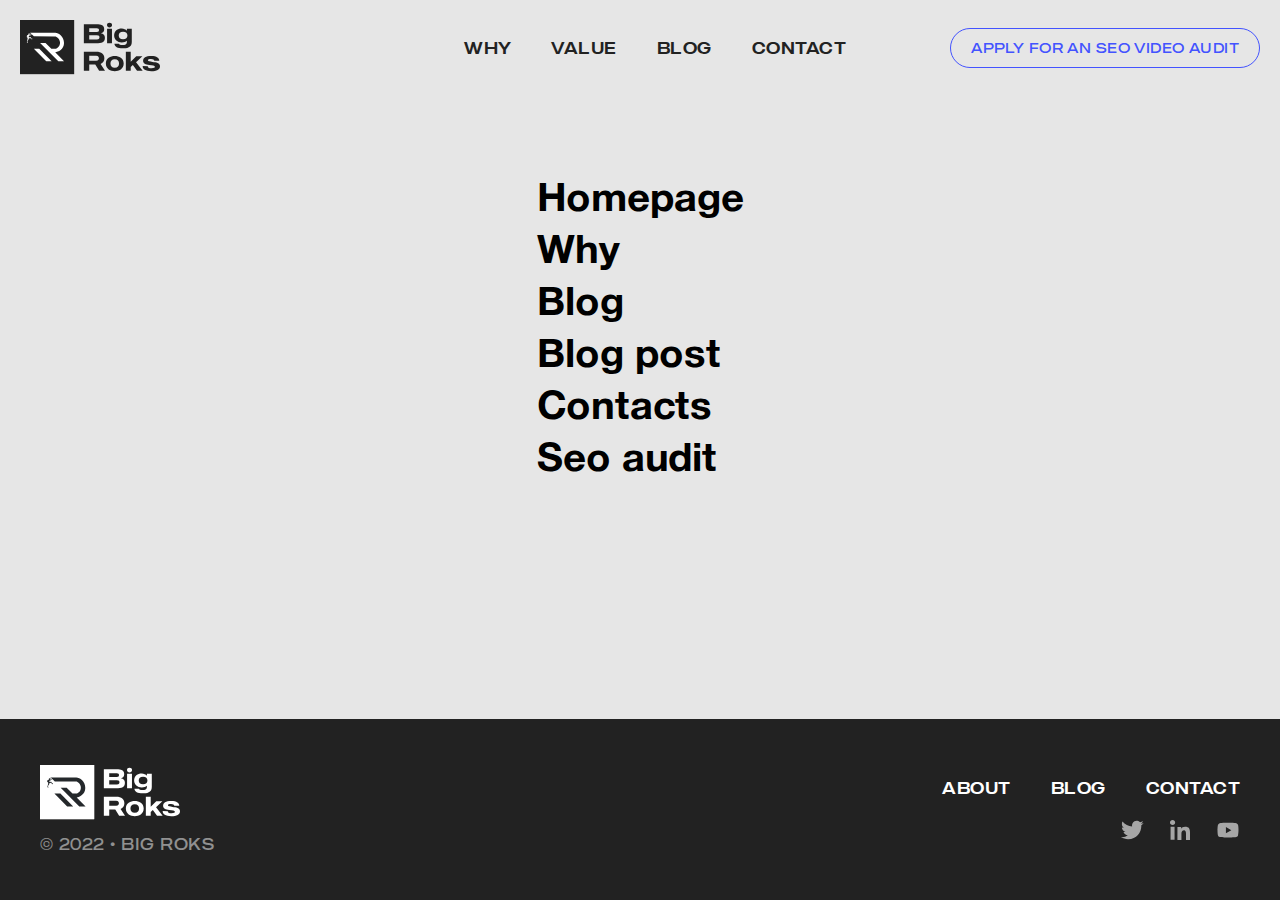
<file: index.html>
<!DOCTYPE html>
<html lang="en">
<head>
	<meta charset="UTF-8">
	<meta name="viewport" content="width=device-width, initial-scale=1.0">
	<meta name="robots" content="noindex">
	<title>Big Roks</title>
	<link rel="stylesheet" href="css/swiper-bundle.min.css">
	<link rel="stylesheet" href="css/aos.css">
	<link rel="stylesheet" href="css/style.css">
</head>
<body>
	<header class="header">
		<div class="header__container">
			<div class="header__row">
				<a href="" class="logo">
					<img src="img/logo-black.svg" alt="Big Rocks logo">
				</a>
				<nav class="header__nav">
					<ul>
						<li><a href="#">why</a></li>
						<li><a href="#">value</a></li>
						<li><a href="#">blog</a></li>
						<li><a href="#">contact</a></li>
					</ul>
				</nav>
				<div class="header__right">
					<a href="" class="btn-1">Apply for an SEO Video Audit</a>
					<div id="burger" class="burger-btn">
						<span></span>
						<span></span>
					</div>
				</div>
			</div>
		</div>
	</header>
	<div class="mobile-menu">
		<nav>
			<ul>
				<li>
					<a href="#">why</a>
				</li>
				<li>
					<a href="#">Value</a>
				</li>
				<li>
					<a href="#">Blog</a>
				</li>
				<li>
					<a href="#">Contact</a>
				</li>
			</ul>
		</nav>
		<div class="mobile-menu__close">
			<svg width="35" height="34" viewBox="0 0 35 34" fill="none" xmlns="http://www.w3.org/2000/svg">
				<rect width="46.0915" height="1.53638" transform="matrix(0.707205 0.707008 -0.707205 0.707008 1.08862 0.32666)" fill="#222222"/>
				<rect width="46.0915" height="1.53638" transform="matrix(0.707205 -0.707008 0.707205 0.707008 0.319336 32.5874)" fill="#222222"/>
			</svg>
		</div>
	</div>
	<div class="overlay"></div>
	<div class="fixed-link">
		<a href="" class="btn-1">Apply for an SEO Video Audit</a>
	</div>
	<main>
		<div class="pages-menu" style="margin: auto; width: fit-content; padding-top: 80px;">
			<ul>
				<li><a href="homepage.html" class="h5">Homepage</a></li>
				<li><a href="why.html" class="h5">Why</a></li>
				<li><a href="blog.html" class="h5">Blog</a></li>
				<li><a href="blog-post.html" class="h5">Blog post</a></li>
				<li><a href="contacts.html" class="h5">Contacts</a></li>
				<li><a href="seo-audit.html" class="h5">Seo audit</a></li>
			</ul>
		</div>
	</main>
	<footer class="footer">
		<div class="container">
			<div class="footer__row">
				<div class="footer__left">
					<a href="" class="logo">
						<img src="img/logo-white.svg" alt="">
					</a>
					<p>© 2022 • BIG ROKS</p>
				</div>
				<div class="footer__right">
					<nav>
						<ul>
							<li><a href="#">about</a></li>
							<li><a href="#">Blog</a></li>
							<li><a href="#">Contact</a></li>
						</ul>
					</nav>
					<div class="footer__socials">
						<a href="">
							<svg width="24" height="24" viewBox="0 0 24 24" fill="none" xmlns="http://www.w3.org/2000/svg">
								<path d="M23.643 4.93708C22.808 5.30708 21.911 5.55708 20.968 5.67008C21.941 5.08787 22.669 4.17154 23.016 3.09208C22.1019 3.63507 21.1014 4.01727 20.058 4.22208C19.3564 3.47294 18.4271 2.9764 17.4143 2.80955C16.4016 2.6427 15.3621 2.81487 14.4573 3.29933C13.5524 3.78379 12.8328 4.55344 12.4102 5.48878C11.9875 6.42412 11.8855 7.47283 12.12 8.47208C10.2677 8.37907 8.45564 7.89763 6.80144 7.05898C5.14723 6.22034 3.68785 5.04324 2.51801 3.60408C2.11801 4.29408 1.88801 5.09408 1.88801 5.94608C1.88757 6.71307 2.07644 7.46832 2.43789 8.14481C2.79934 8.8213 3.32217 9.39811 3.96001 9.82408C3.22029 9.80054 2.49688 9.60066 1.85001 9.24108V9.30108C1.84994 10.3768 2.22204 11.4195 2.90319 12.2521C3.58435 13.0847 4.53258 13.656 5.58701 13.8691C4.9008 14.0548 4.18135 14.0821 3.48301 13.9491C3.78051 14.8747 4.36001 15.6841 5.14038 16.264C5.92075 16.8439 6.86293 17.1653 7.83501 17.1831C6.18485 18.4785 4.1469 19.1812 2.04901 19.1781C1.67739 19.1782 1.30609 19.1565 0.937012 19.1131C3.06649 20.4822 5.54535 21.2089 8.07701 21.2061C16.647 21.2061 21.332 14.1081 21.332 7.95208C21.332 7.75208 21.327 7.55008 21.318 7.35008C22.2293 6.69105 23.0159 5.87497 23.641 4.94008L23.643 4.93708Z" fill="white"/>
							</svg>
						</a>
						<a href="">
							<svg width="24" height="24" viewBox="0 0 24 24" fill="none" xmlns="http://www.w3.org/2000/svg">
								<path fill-rule="evenodd" clip-rule="evenodd" d="M9.429 8.969H13.143V10.819C13.678 9.755 15.05 8.799 17.111 8.799C21.062 8.799 22 10.917 22 14.803V22H18V15.688C18 13.475 17.465 12.227 16.103 12.227C14.214 12.227 13.429 13.572 13.429 15.687V22H9.429V8.969ZM2.57 21.83H6.57V8.799H2.57V21.83ZM7.143 4.55C7.14315 4.88527 7.07665 5.21723 6.94739 5.52659C6.81812 5.83594 6.62865 6.11651 6.39 6.352C5.9064 6.83262 5.25181 7.10165 4.57 7.1C3.88939 7.09954 3.23631 6.8312 2.752 6.353C2.51421 6.11671 2.32539 5.83582 2.19634 5.52643C2.0673 5.21704 2.00058 4.88522 2 4.55C2 3.873 2.27 3.225 2.753 2.747C3.23688 2.26816 3.89024 1.9997 4.571 2C5.253 2 5.907 2.269 6.39 2.747C6.872 3.225 7.143 3.873 7.143 4.55Z" fill="white"/>
							</svg>
						</a>
						<a href="">
							<svg width="24" height="24" viewBox="0 0 24 24" fill="none" xmlns="http://www.w3.org/2000/svg">
								<path d="M22.0617 7.09902C21.9422 6.6538 21.7078 6.24778 21.382 5.92161C21.0563 5.59543 20.6505 5.36054 20.2055 5.24043C18.5672 4.7998 12 4.7998 12 4.7998C12 4.7998 5.43281 4.7998 3.79453 5.23809C3.34927 5.3578 2.94334 5.59257 2.61751 5.9188C2.29169 6.24504 2.05744 6.65126 1.93828 7.09668C1.5 8.7373 1.5 12.1592 1.5 12.1592C1.5 12.1592 1.5 15.5811 1.93828 17.2193C2.17969 18.124 2.89219 18.8365 3.79453 19.0779C5.43281 19.5186 12 19.5186 12 19.5186C12 19.5186 18.5672 19.5186 20.2055 19.0779C21.1102 18.8365 21.8203 18.124 22.0617 17.2193C22.5 15.5811 22.5 12.1592 22.5 12.1592C22.5 12.1592 22.5 8.7373 22.0617 7.09902ZM9.91406 15.2998V9.01855L15.3516 12.1357L9.91406 15.2998Z" fill="white"/>
							</svg>
						</a>
					</div>
				</div>
			</div>
		</div>
	</footer>
	<script src="js/jquery-3.6.4.min.js" defer></script>
	<script src="js/swiper-bundle.min.js" defer></script>
	<script src="js/aos.js" defer></script>
	<script src="js/main.js" defer></script>
</body>
</html>
</file>
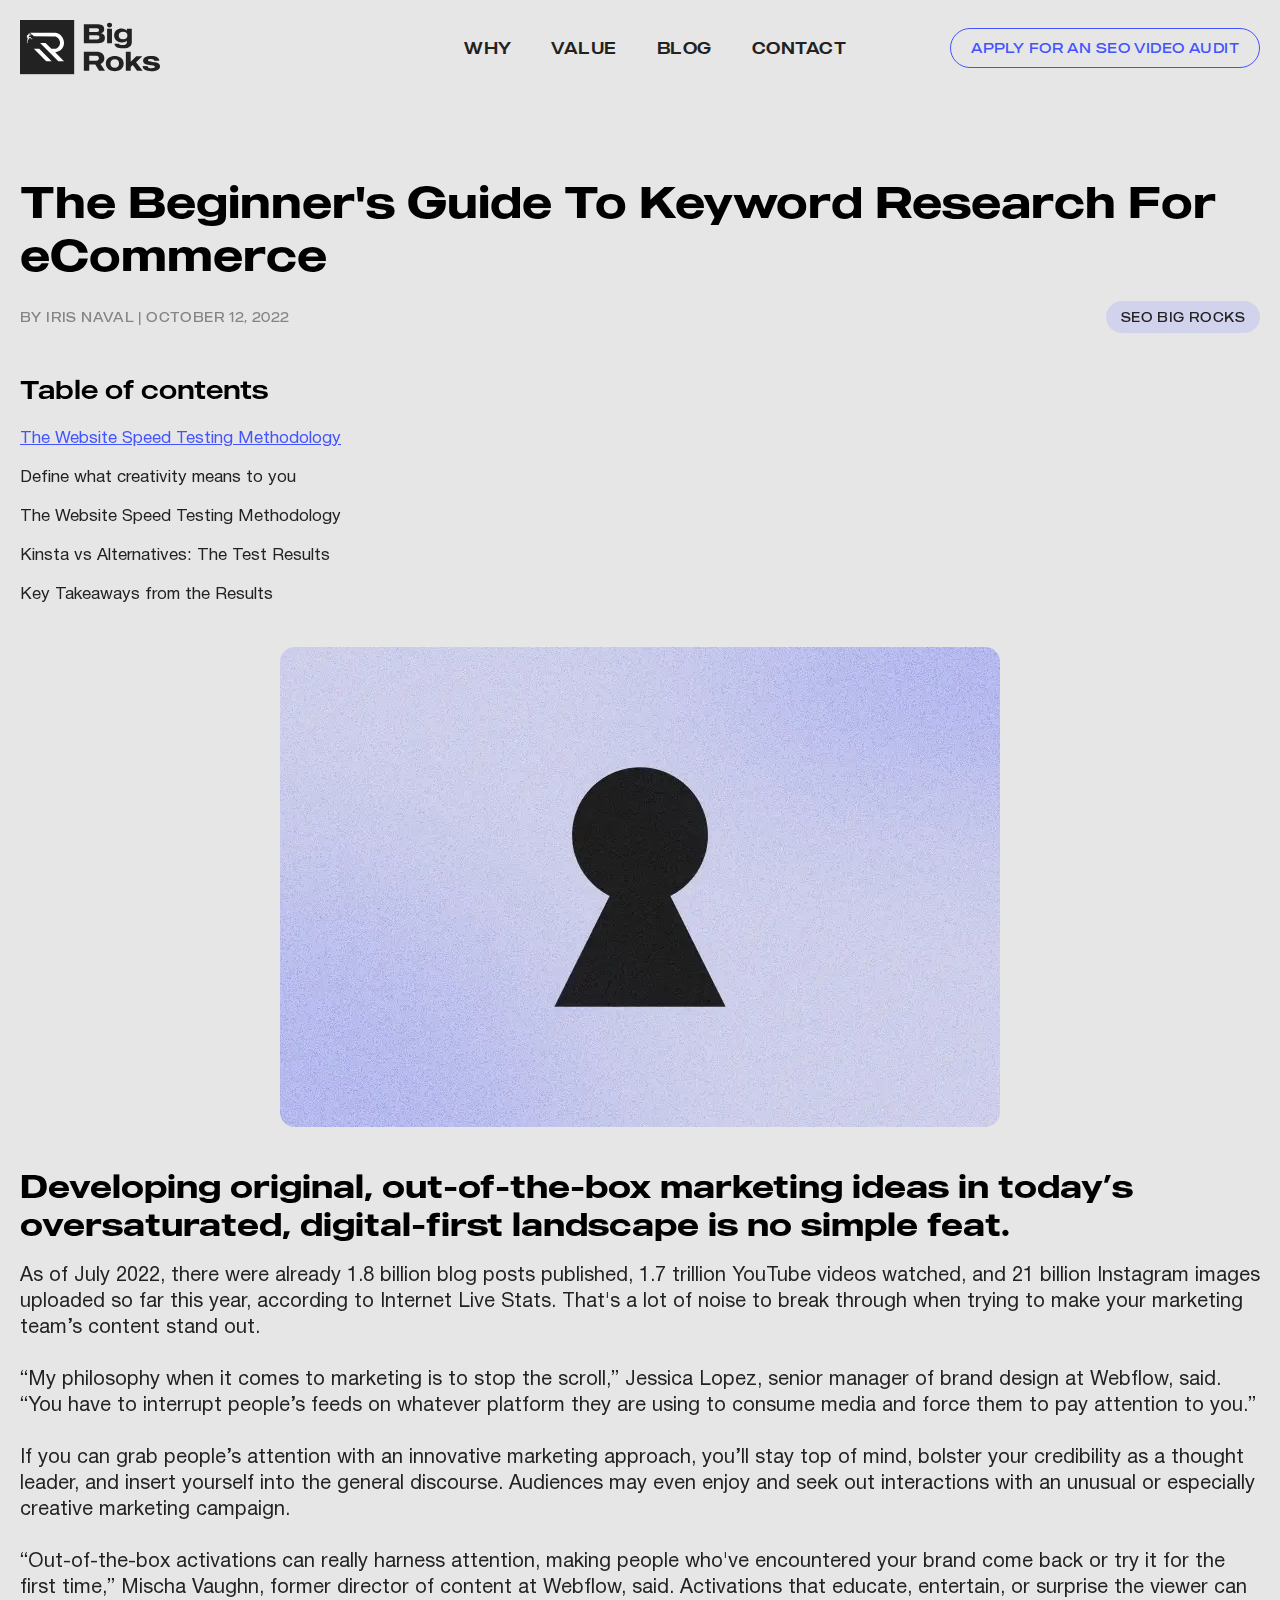
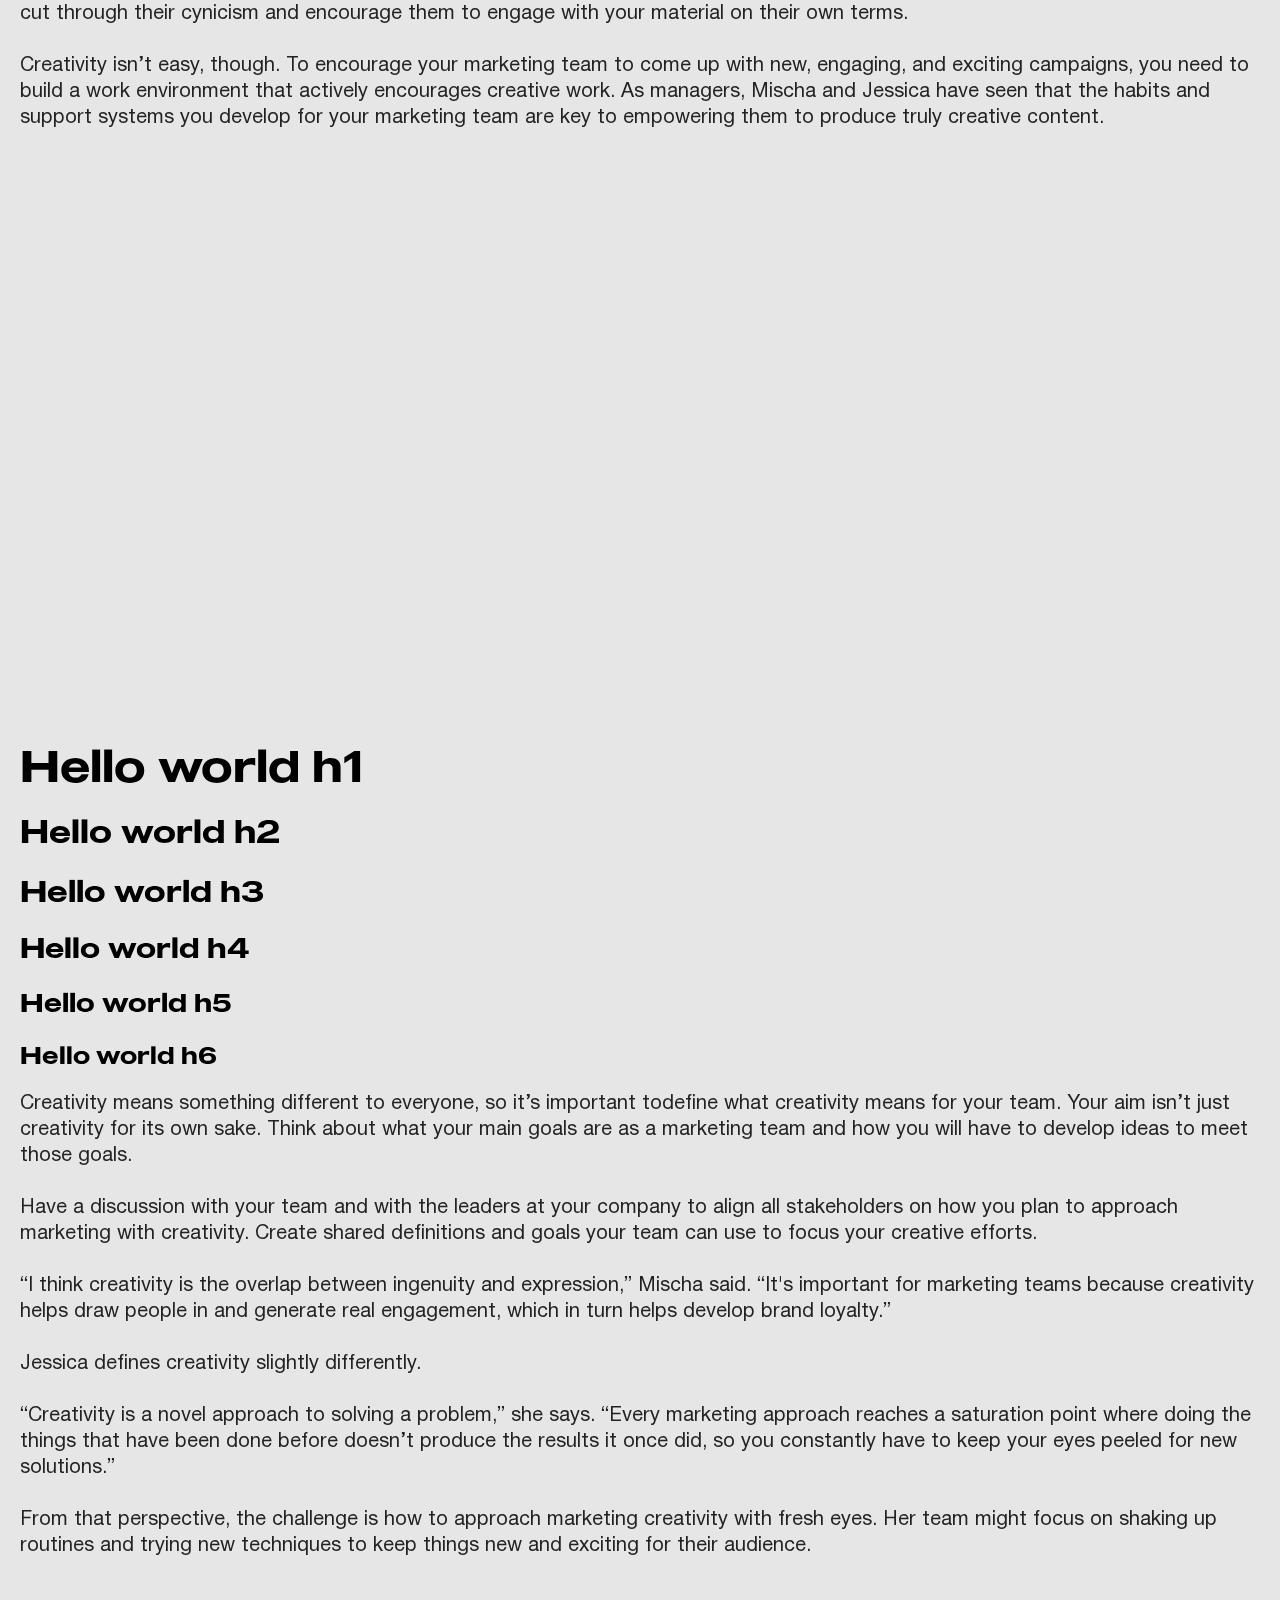
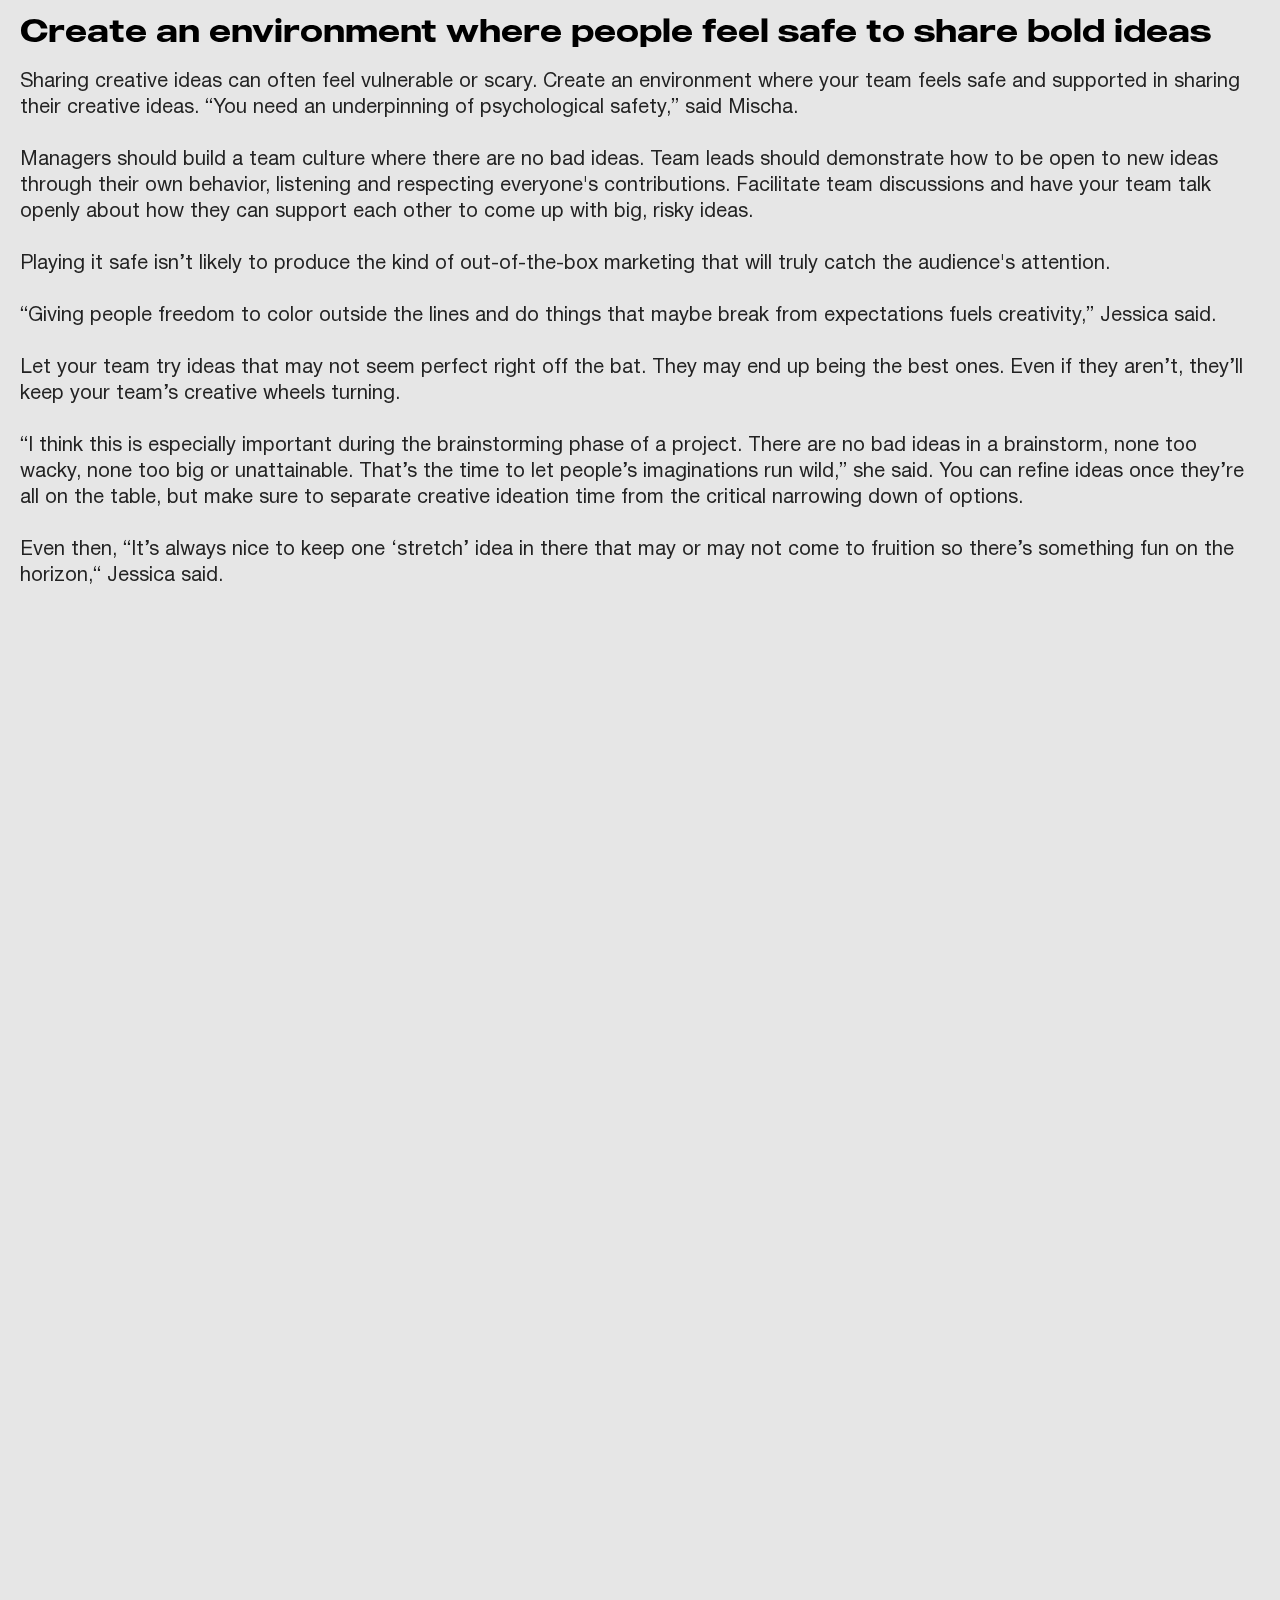
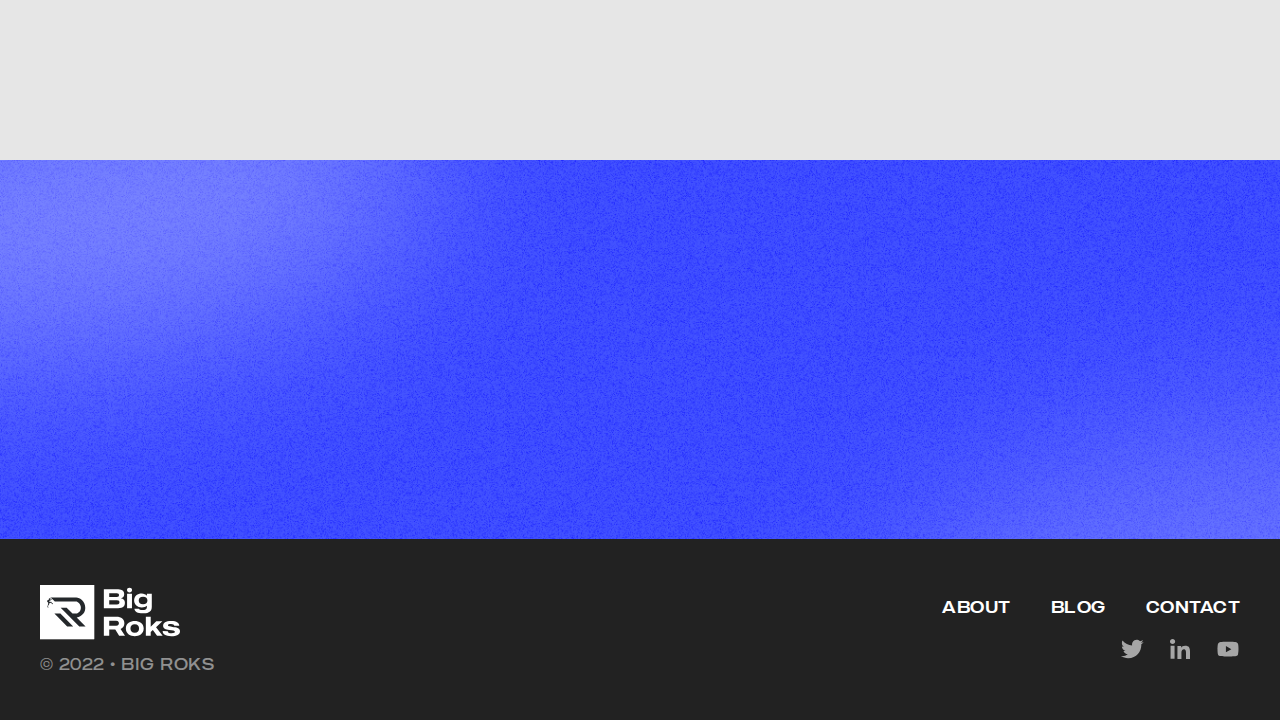
<file: blog-post.html>
<!DOCTYPE html>
<html lang="en">
<head>
	<meta charset="UTF-8">
	<meta name="viewport" content="width=device-width, initial-scale=1.0">
	<meta name="robots" content="noindex">
	<title>Big Roks</title>
	<link rel="stylesheet" href="css/swiper-bundle.min.css">
	<link rel="stylesheet" href="css/aos.css">
	<link rel="stylesheet" href="css/style.css">
</head>
<body>
	<header class="header">
		<div class="header__container">
			<div class="header__row">
				<a href="" class="logo">
					<img src="img/logo-black.svg" alt="Big Rocks logo">
				</a>
				<nav class="header__nav">
					<ul>
						<li><a href="#">why</a></li>
						<li><a href="#">value</a></li>
						<li><a href="#">blog</a></li>
						<li><a href="#">contact</a></li>
					</ul>
				</nav>
				<div class="header__right">
					<a href="" class="btn-1"><span>Apply for an SEO Video Audit</span></a>
					<div id="burger" class="burger-btn">
						<span></span>
						<span></span>
					</div>
				</div>
			</div>
		</div>
	</header>
	<div class="mobile-menu">
		<nav>
			<ul>
				<li>
					<a href="#">why</a>
				</li>
				<li>
					<a href="#">Value</a>
				</li>
				<li>
					<a href="#">Blog</a>
				</li>
				<li>
					<a href="#">Contact</a>
				</li>
			</ul>
		</nav>
		<div class="mobile-menu__close">
			<svg width="35" height="34" viewBox="0 0 35 34" fill="none" xmlns="http://www.w3.org/2000/svg">
				<rect width="46.0915" height="1.53638" transform="matrix(0.707205 0.707008 -0.707205 0.707008 1.08862 0.32666)" fill="#222222"/>
				<rect width="46.0915" height="1.53638" transform="matrix(0.707205 -0.707008 0.707205 0.707008 0.319336 32.5874)" fill="#222222"/>
			</svg>
		</div>
	</div>
	<div class="overlay"></div>
	<div class="fixed-link">
		<a href="" class="btn-1">Apply for an SEO Video Audit</a>
	</div>
	<div class="fixed-link-desktop">
		<a href="" class="btn-2">Apply for an SEO Video Audit</a>
	</div>
	<main class="bg-light-grey blog-post-page">
		<section class="post-title">
			<div class="container">
				<div class="post-title__inner" data-aos="fade-up" data-aos-duration="1000">
					<h1 class="h2">
						The Beginner's Guide To Keyword Research For eCommerce
					</h1>
					<div class="post-title__info">
						<p class="post-title__date-author">
							by iris naval | October 12, 2022
						</p>
						<a href="#" class="post-title__tag">
							SEO big rocks
						</a>
					</div>
				</div>
			</div>
		</section>
		<section class="post-content">
			<div class="container">
				<div class="post-content__row">
					<div class="post-content__left" data-aos="fade-up" data-aos-duration="1000">
						<div class="h6">
							Table of contents
						</div>
						<nav class="post-content__nav">
							<ul>
								<li>
									<a href="#title-0" class="active">The Website Speed Testing Methodology</a>
								</li>
								<li>
									<a href="#title-1">
										Define what creativity means to you
									</a>
								</li>
								<li>
									<a href="#title-2">The Website Speed Testing Methodology</a>
								</li>
								<li>
									<a href="">Kinsta vs Alternatives: The Test Results</a>
								</li>
								<li>
									<a href="">Key Takeaways from the Results</a>
								</li>
							</ul>
						</nav>
					</div>
					<div class="post-content__center" data-aos="fade-in" data-aos-duration="1000">
						<div class="post-content__image">
							<img src="img/post-image-2.webp" alt="">
						</div>
						<div class="post-content__content">
							<h2>
								Developing original, out-of-the-box marketing ideas in today’s oversaturated, digital-first landscape is no simple feat.
							</h2>
							<p>
								As of July 2022, there were already 1.8 billion blog posts published, 1.7 trillion YouTube videos watched, and 21 billion Instagram images uploaded so far this year, according to Internet Live Stats. That's a lot of noise to break through when trying to make your marketing team’s content stand out. <br><br>

								“My philosophy when it comes to marketing is to stop the scroll,” Jessica Lopez, senior manager of brand design at Webflow, said. “You have to interrupt people’s feeds on whatever platform they are using to consume media and force them to pay attention to you.” <br><br>

								If you can grab people’s attention with an innovative marketing approach, you’ll stay top of mind, bolster your credibility as a thought leader, and insert yourself into the general discourse. Audiences may even enjoy and seek out interactions with an unusual or especially creative marketing campaign. <br><br>

								“Out-of-the-box activations can really harness attention, making people who've encountered your brand come back or try it for the first time,” Mischa Vaughn, former director of content at Webflow, said. Activations that educate, entertain, or surprise the viewer can cut through their cynicism and encourage them to engage with your material on their own terms. <br><br>

								Creativity isn’t easy, though. To encourage your marketing team to come up with new, engaging, and exciting campaigns, you need to build a work environment that actively encourages creative work. As managers, Mischa and Jessica have seen that the habits and support systems you develop for your marketing team are key to empowering them to produce truly creative content. 
								<br><br><br>
							</p>
							<div class="download-banner" data-aos="fade-up" data-aos-duration="1000">
								<img src="img/download-image.webp" alt="">
								<div class="download-banner__content">
									<div class="h6">
										In a hurry? Save this article as a PDF.
									</div>
									<p>
										Tired of scrolling? Download a PDF version for easier offline reading and sharing with coworkers.
									</p>
									<a href="" class="btn-1">
										<span>download</span>
									</a>
								</div>
							</div>
							<h1>
								Hello world h1
							</h1>
							<h2>
								Hello world h2
							</h2>
							<h3>
								Hello world h3
							</h3>
							<h4>
								Hello world h4
							</h4>
							<h5>
								Hello world h5
							</h5>
							<h6>
								Hello world h6
							</h6>
							<p>
								Creativity means something different to everyone, so it’s important todefine what creativity means for your team. Your aim isn’t just creativity for its own sake. Think about what your main goals are as a marketing team and how you will have to develop ideas to meet those goals. <br><br>

								Have a discussion with your team and with the leaders at your company to align all stakeholders on how you plan to approach marketing with creativity. Create shared definitions and goals your team can use to focus your creative efforts. <br><br>

								“I think creativity is the overlap between ingenuity and expression,” Mischa said. “It's important for marketing teams because creativity helps draw people in and generate real engagement, which in turn helps develop brand loyalty.” <br><br>

								Jessica defines creativity slightly differently. <br><br>

								“Creativity is a novel approach to solving a problem,” she says. “Every marketing approach reaches a saturation point where doing the things that have been done before doesn’t produce the results it once did, so you constantly have to keep your eyes peeled for new solutions.” <br><br>

								From that perspective, the challenge is how to approach marketing creativity with fresh eyes. Her team might focus on shaking up routines and trying new techniques to keep things new and exciting for their audience. <br><br><br>
							</p>
							<h2>
								Create an environment where people feel safe to share bold ideas
							</h2>
							<p>
								Sharing creative ideas can often feel vulnerable or scary. Create an environment where your team feels safe and supported in sharing their creative ideas. 
								“You need an underpinning of psychological safety,” said Mischa. <br><br>

								Managers should build a team culture where there are no bad ideas. Team leads should demonstrate how to be open to new ideas through their own behavior, listening and respecting everyone's contributions. Facilitate team discussions and have your team talk openly about how they can support each other to come up with big, risky ideas. <br><br>

								Playing it safe isn’t likely to produce the kind of out-of-the-box marketing that will truly catch the audience's attention. <br><br>

								“Giving people freedom to color outside the lines and do things that maybe break from expectations fuels creativity,” Jessica said. <br><br>

								Let your team try ideas that may not seem perfect right off the bat. They may end up being the best ones. Even if they aren’t, they’ll keep your team’s creative wheels turning. <br><br>

								“I think this is especially important during the brainstorming phase of a project. There are no bad ideas in a brainstorm, none too wacky, none too big or unattainable. That’s the time to let people’s imaginations run wild,” she said. You can refine ideas once they’re all on the table, but make sure to separate creative ideation time from the critical narrowing down of options. <br><br>

								Even then, “It’s always nice to keep one ‘stretch’ idea in there that may or may not come to fruition so there’s something fun on the horizon,“ Jessica said. <br><br><br>
							</p>
						</div>
					</div>
					<div class="post-content__right" data-aos="fade-up" data-aos-duration="1000">
						<div class="h6">
							Share this
						</div>
						<div class="socials">
							<a href="">
								<svg width="24" height="24" viewBox="0 0 24 24" fill="none" xmlns="http://www.w3.org/2000/svg">
									<path d="M23.6425 4.93708C22.8075 5.30708 21.9105 5.55708 20.9675 5.67008C21.9405 5.08787 22.6685 4.17154 23.0155 3.09208C22.1014 3.63507 21.1009 4.01727 20.0575 4.22208C19.3559 3.47294 18.4266 2.9764 17.4138 2.80955C16.4011 2.6427 15.3616 2.81487 14.4568 3.29933C13.5519 3.78379 12.8323 4.55344 12.4097 5.48878C11.9871 6.42412 11.8851 7.47283 12.1195 8.47208C10.2672 8.37907 8.45515 7.89763 6.80095 7.05898C5.14674 6.22034 3.68736 5.04324 2.51752 3.60408C2.11752 4.29408 1.88752 5.09408 1.88752 5.94608C1.88708 6.71307 2.07596 7.46832 2.4374 8.14481C2.79885 8.8213 3.32168 9.39812 3.95952 9.82408C3.2198 9.80054 2.4964 9.60066 1.84952 9.24108V9.30108C1.84945 10.3768 2.22156 11.4195 2.90271 12.2521C3.58386 13.0847 4.53209 13.656 5.58652 13.8691C4.90031 14.0548 4.18086 14.0821 3.48252 13.9491C3.78002 14.8747 4.35952 15.6841 5.13989 16.264C5.92026 16.8439 6.86244 17.1653 7.83452 17.1831C6.18436 18.4785 4.14641 19.1812 2.04852 19.1781C1.6769 19.1782 1.3056 19.1565 0.936523 19.1131C3.066 20.4823 5.54486 21.2089 8.07652 21.2061C16.6465 21.2061 21.3315 14.1081 21.3315 7.95208C21.3315 7.75208 21.3265 7.55008 21.3175 7.35008C22.2288 6.69105 23.0154 5.87497 23.6405 4.94008L23.6425 4.93708Z" fill="black"/>
								</svg>
							</a>
							<a href="">
								<svg width="24" height="24" viewBox="0 0 24 24" fill="none" xmlns="http://www.w3.org/2000/svg">
									<g clip-path="url(#clip0_120_410)">
										<path d="M17.5845 13.5L18.2512 9.15673H14.0835V6.33823C14.0835 5.15023 14.6655 3.99148 16.5322 3.99148H18.4267V0.293982C18.4267 0.293982 16.7077 0.000732422 15.0637 0.000732422C11.6317 0.000732422 9.38849 2.08123 9.38849 5.84698V9.15748H5.57324V13.5007H9.38849V24.0007H14.0835V13.5007L17.5845 13.5Z" fill="black"/>
									</g>
									<defs>
										<clipPath id="clip0_120_410">
											<rect width="24" height="24" fill="white"/>
										</clipPath>
									</defs>
								</svg>
							</a>
							<a href="">
								<svg width="24" height="24" viewBox="0 0 24 24" fill="none" xmlns="http://www.w3.org/2000/svg">
									<path fill-rule="evenodd" clip-rule="evenodd" d="M9.429 8.969H13.143V10.819C13.678 9.755 15.05 8.799 17.111 8.799C21.062 8.799 22 10.917 22 14.803V22H18V15.688C18 13.475 17.465 12.227 16.103 12.227C14.214 12.227 13.429 13.572 13.429 15.687V22H9.429V8.969ZM2.57 21.83H6.57V8.799H2.57V21.83ZM7.143 4.55C7.14315 4.88528 7.07666 5.21724 6.94739 5.52659C6.81812 5.83594 6.62865 6.11651 6.39 6.352C5.9064 6.83262 5.25181 7.10165 4.57 7.1C3.88939 7.09954 3.23631 6.8312 2.752 6.353C2.51421 6.11671 2.32539 5.83582 2.19634 5.52643C2.0673 5.21704 2.00058 4.88522 2 4.55C2 3.873 2.27 3.225 2.753 2.747C3.23689 2.26816 3.89024 1.9997 4.571 2C5.253 2 5.907 2.269 6.39 2.747C6.872 3.225 7.143 3.873 7.143 4.55Z" fill="black"/>
								</svg>
							</a>
						</div>
					</div>
				</div>
			</div>
		</section>
		<section class="recommend-posts">
			<div class="container">
				<div class="recommend-posts__inner">
					<h2 class="h2" data-aos="fade-up" data-aos-duration="1000">
						Recommended reads
					</h2>
					<div class="recommend-posts__row">
						<div class="recommend-posts__item" data-aos="fade-up" data-aos-duration="1000">
							<a href="" class="recommend-posts__image">
								<img src="img/blog-img-1.webp" alt="">
							</a>
							<div class="recommend-posts__info">
								<a href="" class="recommend-posts__tag">SEO big rocks</a>
								<p class="recommend-posts__author">by Paul portman</p>
							</div>
							<a href="" class="recommend-posts__title">
								The Beginner's Guide To Keyword Research For eCommerce
							</a>
						</div>
						<div class="recommend-posts__item" data-aos="fade-up" data-aos-duration="1000">
							<a href="" class="recommend-posts__image">
								<img src="img/blog-img-2.webp" alt="">
							</a>
							<div class="recommend-posts__info">
								<a href="" class="recommend-posts__tag">SEO big rocks</a>
								<p class="recommend-posts__author">by Paul portman</p>
							</div>
							<a href="" class="recommend-posts__title">
								What Content Optimization Can Do For Your Business
							</a>
						</div>
						<div class="recommend-posts__item" data-aos="fade-up" data-aos-duration="1000">
							<a href="" class="recommend-posts__image">
								<img src="img/blog-img-3.webp" alt="">
							</a>
							<div class="recommend-posts__info">
								<a href="" class="recommend-posts__tag">SEO big rocks</a>
								<p class="recommend-posts__author">by Paul portman</p>
							</div>
							<a href="" class="recommend-posts__title">
								The Most Critical SEO KPIs You Should Keep Track Of
							</a>
						</div>
					</div>
				</div>
			</div>
		</section>
		<section class="subscribe-form">
			<div class="container">
				<div class="subscribe-form__row">
					<div class="subscribe-form__left" data-aos="fade-up" data-aos-duration="1000">
						<h3 class="h3">
							Let's meet more often. <br>
							Like... once a week
						</h3>
						<p>Subscribe to our blog</p>
					</div>
					<div class="subscribe-form__right" data-aos="fade-up" data-aos-duration="1000">
						<form action="">
							<input type="text" placeholder="Enter email address">
							<button type="submit">
								<svg width="57" height="58" viewBox="0 0 57 58" fill="none" xmlns="http://www.w3.org/2000/svg">
									<g clip-path="url(#clip0_113_11219)">
										<path d="M42.4268 28.9999H14.1426M30.6417 40.785L42.4268 28.9999L30.6417 17.2148" stroke="white" stroke-width="2.5" stroke-linecap="round" stroke-linejoin="round"/>
									</g>
									<defs>
										<clipPath id="clip0_113_11219">
											<rect width="40" height="40" fill="white" transform="translate(0 28.9999) rotate(-45)"/>
										</clipPath>
									</defs>
								</svg>
							</button>
						</form>
					</div>
				</div>
			</div>
		</section>
	</main>
	<footer class="footer">
		<div class="container">
			<div class="footer__row">
				<div class="footer__left">
					<a href="" class="logo">
						<img src="img/logo-white.svg" alt="">
					</a>
					<p>© 2022 • BIG ROKS</p>
				</div>
				<div class="footer__right">
					<nav>
						<ul>
							<li><a href="#">about</a></li>
							<li><a href="#">Blog</a></li>
							<li><a href="#">Contact</a></li>
						</ul>
					</nav>
					<div class="footer__socials">
						<a href="">
							<svg width="24" height="24" viewBox="0 0 24 24" fill="none" xmlns="http://www.w3.org/2000/svg">
								<path d="M23.643 4.93708C22.808 5.30708 21.911 5.55708 20.968 5.67008C21.941 5.08787 22.669 4.17154 23.016 3.09208C22.1019 3.63507 21.1014 4.01727 20.058 4.22208C19.3564 3.47294 18.4271 2.9764 17.4143 2.80955C16.4016 2.6427 15.3621 2.81487 14.4573 3.29933C13.5524 3.78379 12.8328 4.55344 12.4102 5.48878C11.9875 6.42412 11.8855 7.47283 12.12 8.47208C10.2677 8.37907 8.45564 7.89763 6.80144 7.05898C5.14723 6.22034 3.68785 5.04324 2.51801 3.60408C2.11801 4.29408 1.88801 5.09408 1.88801 5.94608C1.88757 6.71307 2.07644 7.46832 2.43789 8.14481C2.79934 8.8213 3.32217 9.39811 3.96001 9.82408C3.22029 9.80054 2.49688 9.60066 1.85001 9.24108V9.30108C1.84994 10.3768 2.22204 11.4195 2.90319 12.2521C3.58435 13.0847 4.53258 13.656 5.58701 13.8691C4.9008 14.0548 4.18135 14.0821 3.48301 13.9491C3.78051 14.8747 4.36001 15.6841 5.14038 16.264C5.92075 16.8439 6.86293 17.1653 7.83501 17.1831C6.18485 18.4785 4.1469 19.1812 2.04901 19.1781C1.67739 19.1782 1.30609 19.1565 0.937012 19.1131C3.06649 20.4822 5.54535 21.2089 8.07701 21.2061C16.647 21.2061 21.332 14.1081 21.332 7.95208C21.332 7.75208 21.327 7.55008 21.318 7.35008C22.2293 6.69105 23.0159 5.87497 23.641 4.94008L23.643 4.93708Z" fill="white"/>
							</svg>
						</a>
						<a href="">
							<svg width="24" height="24" viewBox="0 0 24 24" fill="none" xmlns="http://www.w3.org/2000/svg">
								<path fill-rule="evenodd" clip-rule="evenodd" d="M9.429 8.969H13.143V10.819C13.678 9.755 15.05 8.799 17.111 8.799C21.062 8.799 22 10.917 22 14.803V22H18V15.688C18 13.475 17.465 12.227 16.103 12.227C14.214 12.227 13.429 13.572 13.429 15.687V22H9.429V8.969ZM2.57 21.83H6.57V8.799H2.57V21.83ZM7.143 4.55C7.14315 4.88527 7.07665 5.21723 6.94739 5.52659C6.81812 5.83594 6.62865 6.11651 6.39 6.352C5.9064 6.83262 5.25181 7.10165 4.57 7.1C3.88939 7.09954 3.23631 6.8312 2.752 6.353C2.51421 6.11671 2.32539 5.83582 2.19634 5.52643C2.0673 5.21704 2.00058 4.88522 2 4.55C2 3.873 2.27 3.225 2.753 2.747C3.23688 2.26816 3.89024 1.9997 4.571 2C5.253 2 5.907 2.269 6.39 2.747C6.872 3.225 7.143 3.873 7.143 4.55Z" fill="white"/>
							</svg>
						</a>
						<a href="">
							<svg width="24" height="24" viewBox="0 0 24 24" fill="none" xmlns="http://www.w3.org/2000/svg">
								<path d="M22.0617 7.09902C21.9422 6.6538 21.7078 6.24778 21.382 5.92161C21.0563 5.59543 20.6505 5.36054 20.2055 5.24043C18.5672 4.7998 12 4.7998 12 4.7998C12 4.7998 5.43281 4.7998 3.79453 5.23809C3.34927 5.3578 2.94334 5.59257 2.61751 5.9188C2.29169 6.24504 2.05744 6.65126 1.93828 7.09668C1.5 8.7373 1.5 12.1592 1.5 12.1592C1.5 12.1592 1.5 15.5811 1.93828 17.2193C2.17969 18.124 2.89219 18.8365 3.79453 19.0779C5.43281 19.5186 12 19.5186 12 19.5186C12 19.5186 18.5672 19.5186 20.2055 19.0779C21.1102 18.8365 21.8203 18.124 22.0617 17.2193C22.5 15.5811 22.5 12.1592 22.5 12.1592C22.5 12.1592 22.5 8.7373 22.0617 7.09902ZM9.91406 15.2998V9.01855L15.3516 12.1357L9.91406 15.2998Z" fill="white"/>
							</svg>
						</a>
					</div>
				</div>
			</div>
		</div>
	</footer>
	<script src="js/jquery-3.6.4.min.js" defer></script>
	<script src="js/swiper-bundle.min.js" defer></script>
	<script src="js/aos.js" defer></script>
	<script src="js/main.js" defer></script>
</body>
</html>
</file>
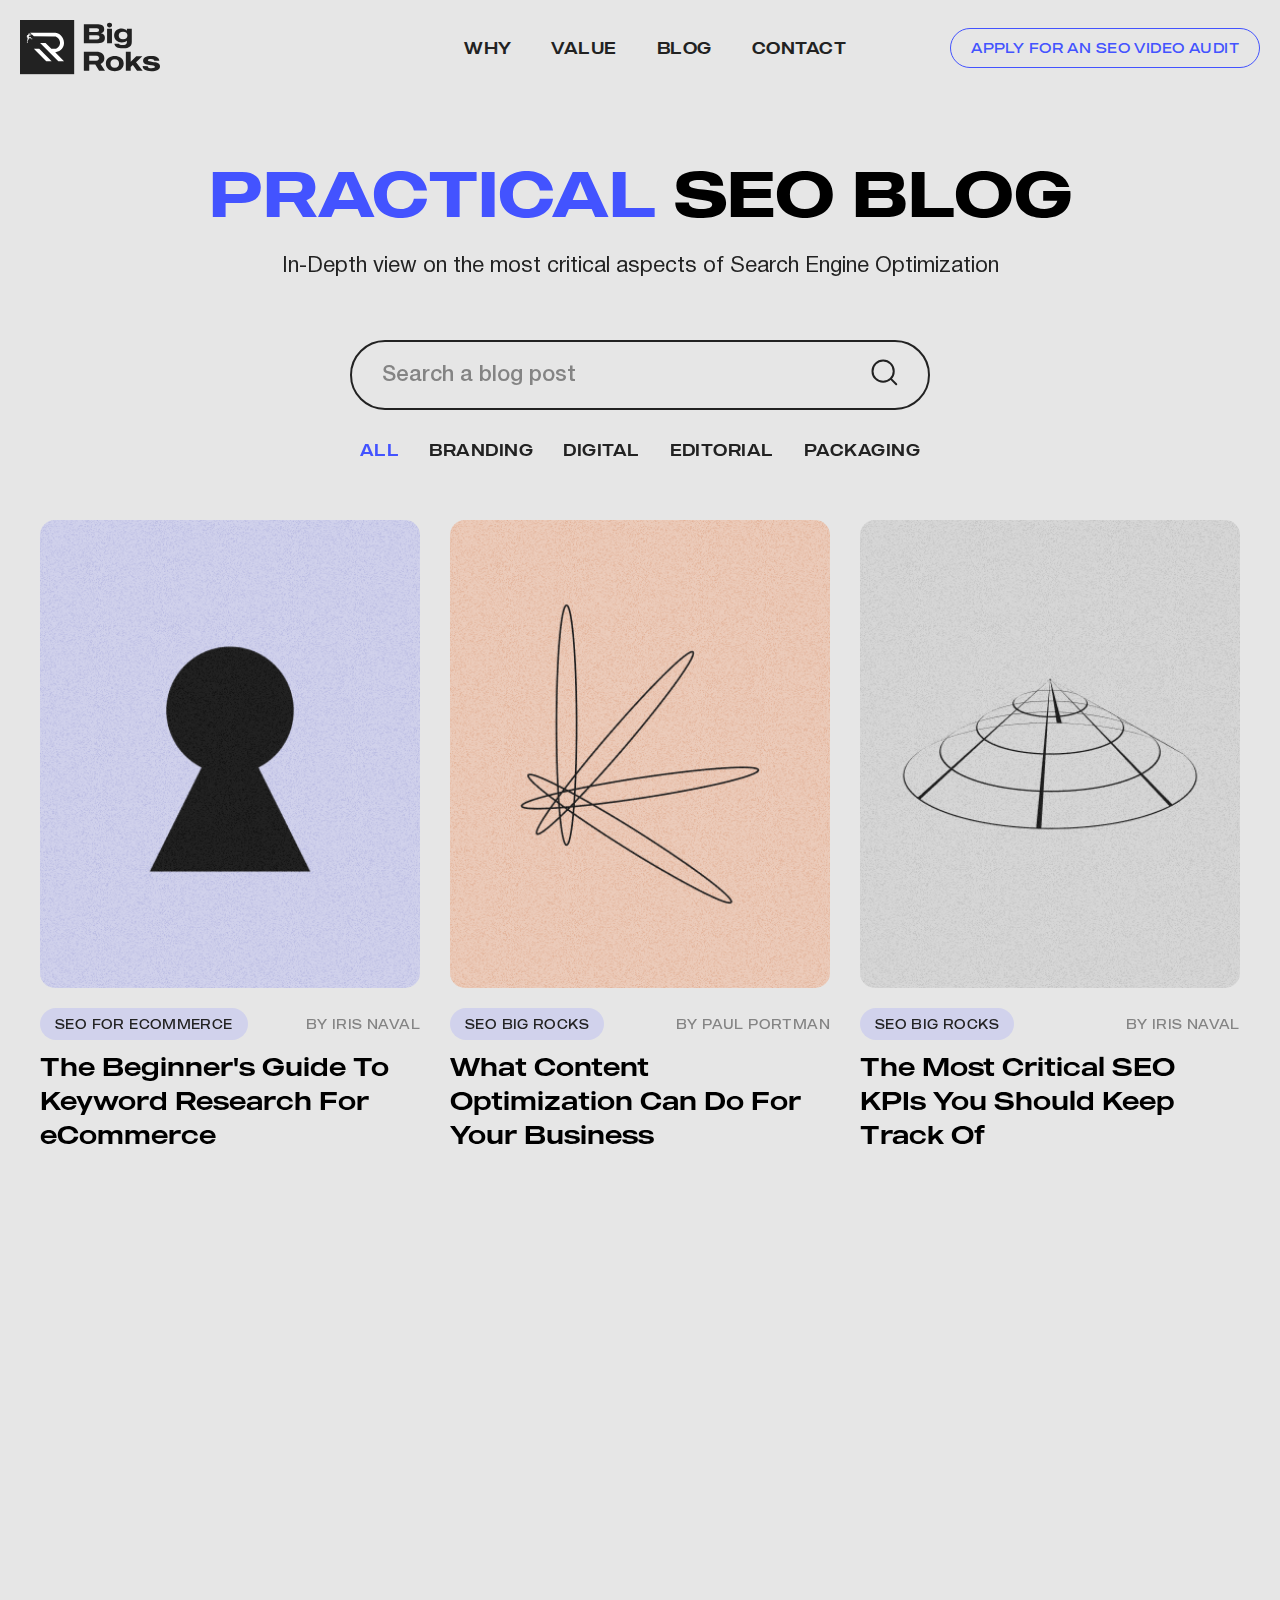
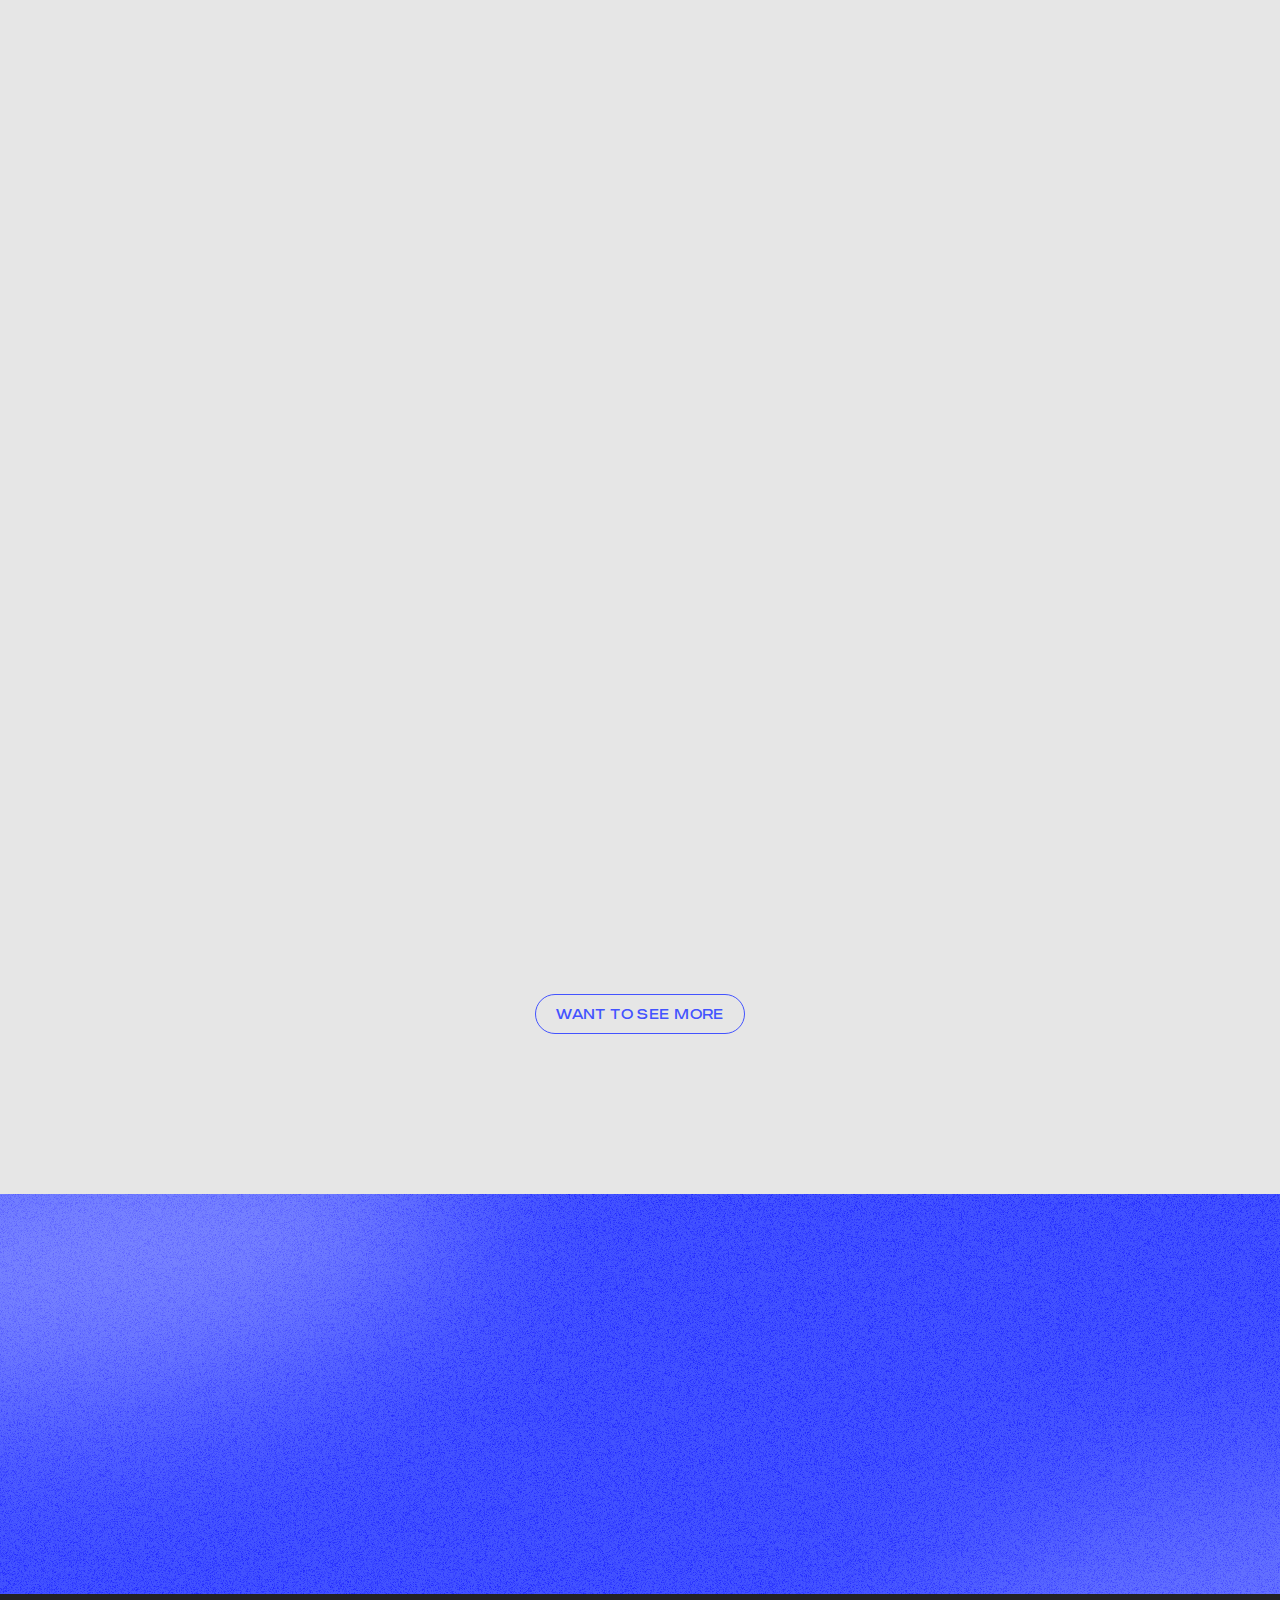
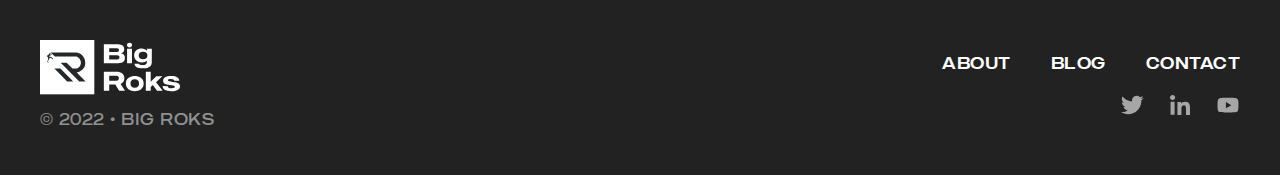
<file: blog.html>
<!DOCTYPE html>
<html lang="en">
<head>
	<meta charset="UTF-8">
	<meta name="viewport" content="width=device-width, initial-scale=1.0">
	<meta name="robots" content="noindex">
	<title>Big Roks</title>
	<link rel="stylesheet" href="css/swiper-bundle.min.css">
	<link rel="stylesheet" href="css/aos.css">
	<link rel="stylesheet" href="css/style.css">
</head>
<body>
	<header class="header">
		<div class="header__container">
			<div class="header__row">
				<a href="" class="logo">
					<img src="img/logo-black.svg" alt="Big Rocks logo">
				</a>
				<nav class="header__nav">
					<ul>
						<li><a href="#">why</a></li>
						<li><a href="#">value</a></li>
						<li><a href="#">blog</a></li>
						<li><a href="#">contact</a></li>
					</ul>
				</nav>
				<div class="header__right">
					<a href="" class="btn-1"><span>Apply for an SEO Video Audit</span></a>
					<div id="burger" class="burger-btn">
						<span></span>
						<span></span>
					</div>
				</div>
			</div>
		</div>
	</header>
	<div class="mobile-menu">
		<nav>
			<ul>
				<li>
					<a href="#">why</a>
				</li>
				<li>
					<a href="#">Value</a>
				</li>
				<li>
					<a href="#">Blog</a>
				</li>
				<li>
					<a href="#">Contact</a>
				</li>
			</ul>
		</nav>
		<div class="mobile-menu__close">
			<svg width="35" height="34" viewBox="0 0 35 34" fill="none" xmlns="http://www.w3.org/2000/svg">
				<rect width="46.0915" height="1.53638" transform="matrix(0.707205 0.707008 -0.707205 0.707008 1.08862 0.32666)" fill="#222222"/>
				<rect width="46.0915" height="1.53638" transform="matrix(0.707205 -0.707008 0.707205 0.707008 0.319336 32.5874)" fill="#222222"/>
			</svg>
		</div>
	</div>
	<div class="overlay"></div>
	<div class="fixed-link">
		<a href="" class="btn-1">Apply for an SEO Video Audit</a>
	</div>
	<div class="fixed-link-desktop">
		<a href="" class="btn-2">Apply for an SEO Video Audit</a>
	</div>
	<main class="bg-light-grey">
		<section class="blog-title-section">
			<div class="container">
				<h1 class="h1" data-aos="fade-up" data-aos-duration="1000">
					<span class="blue-text">practical</span><br> seo blog
				</h1>
				<p data-aos="fade-up" data-aos-duration="1000">In-Depth view on the most critical aspects of Search Engine Optimization</p>
			</div>
		</section>
		<section class="blog-search search" data-aos="fade-in" data-aos-duration="1000">
			<div class="container">
				<form action="post">
					<input type="text" placeholder="Search a blog post">
					<button type="submit">
						<svg width="30" height="30" viewBox="0 0 30 30" fill="none" xmlns="http://www.w3.org/2000/svg">
							<path d="M26.25 26.25L20.6425 20.6325M23.75 13.125C23.75 15.9429 22.6306 18.6454 20.638 20.638C18.6454 22.6306 15.9429 23.75 13.125 23.75C10.3071 23.75 7.60456 22.6306 5.61199 20.638C3.61942 18.6454 2.5 15.9429 2.5 13.125C2.5 10.3071 3.61942 7.60456 5.61199 5.61199C7.60456 3.61942 10.3071 2.5 13.125 2.5C15.9429 2.5 18.6454 3.61942 20.638 5.61199C22.6306 7.60456 23.75 10.3071 23.75 13.125V13.125Z" stroke="#222222" stroke-width="2" stroke-linecap="round"/>
						</svg>
					</button>
				</form>
				<div class="blog-search__cats">
					<a href="#" class="active">All</a>
					<a href="#">Branding</a>
					<a href="#">Digital</a>
					<a href="#">Editorial</a>
					<a href="#">Packaging</a>
				</div>
			</div>
		</section>
		<section class="blog-posts">
			<div class="container">
				<div class="blog-posts__row">
					<div class="blog-posts__item" data-aos="fade-up" data-aos-duration="1000">
						<a href="" class="blog-posts__image">
							<img src="img/blog-img-1.webp" alt="">
						</a>
						<div class="blog-posts__info">
							<a href="" class="blog-posts__tag">SEO for ecommerce</a>
							<p class="blog-posts__author">by iris naval</p>
						</div>
						<a href="" class="h6">
							The Beginner's Guide To Keyword Research For eCommerce
						</a>
					</div>
					<div class="blog-posts__item" data-aos="fade-up" data-aos-duration="1000">
						<a href="" class="blog-posts__image">
							<img src="img/blog-img-2.webp" alt="">
						</a>
						<div class="blog-posts__info">
							<a href="" class="blog-posts__tag">SEO big rocks</a>
							<p class="blog-posts__author">by Paul portman</p>
						</div>
						<a href="" class="h6">
							What Content Optimization Can Do For Your Business
						</a>
					</div>
					<div class="blog-posts__item" data-aos="fade-up" data-aos-duration="1000">
						<a href="" class="blog-posts__image">
							<img src="img/blog-img-3.webp" alt="">
						</a>
						<div class="blog-posts__info">
							<a href="" class="blog-posts__tag">SEO big rocks</a>
							<p class="blog-posts__author">by iris naval</p>
						</div>
						<a href="" class="h6">
							The Most Critical SEO KPIs You Should Keep Track Of
						</a>
					</div>
					<div class="blog-posts__item" data-aos="fade-up" data-aos-duration="1000">
						<a href="" class="blog-posts__image">
							<img src="img/blog-img-2.webp" alt="">
						</a>
						<div class="blog-posts__info">
							<a href="" class="blog-posts__tag">SEO big rocks</a>
							<p class="blog-posts__author">by Paul portman</p>
						</div>
						<a href="" class="h6">
							What Content Optimization Can Do For Your Business
						</a>
					</div>
					<div class="blog-posts__item" data-aos="fade-up" data-aos-duration="1000">
						<a href="" class="blog-posts__image">
							<img src="img/blog-img-3.webp" alt="">
						</a>
						<div class="blog-posts__info">
							<a href="" class="blog-posts__tag">SEO big rocks</a>
							<p class="blog-posts__author">by iris naval</p>
						</div>
						<a href="" class="h6">
							The Most Critical SEO KPIs You Should Keep Track Of
						</a>
					</div>
					<div class="blog-posts__item" data-aos="fade-up" data-aos-duration="1000">
						<a href="" class="blog-posts__image">
							<img src="img/blog-img-1.webp" alt="">
						</a>
						<div class="blog-posts__info">
							<a href="" class="blog-posts__tag">SEO for ecommerce</a>
							<p class="blog-posts__author">by iris naval</p>
						</div>
						<a href="" class="h6">
							The Beginner's Guide To Keyword Research For eCommerce
						</a>
					</div>
					<div class="blog-posts__item" data-aos="fade-up" data-aos-duration="1000">
						<a href="" class="blog-posts__image">
							<img src="img/blog-img-3.webp" alt="">
						</a>
						<div class="blog-posts__info">
							<a href="" class="blog-posts__tag">SEO big rocks</a>
							<p class="blog-posts__author">by iris naval</p>
						</div>
						<a href="" class="h6">
							The Most Critical SEO KPIs You Should Keep Track Of
						</a>
					</div>
					<div class="blog-posts__item" data-aos="fade-up" data-aos-duration="1000">
						<a href="" class="blog-posts__image">
							<img src="img/blog-img-1.webp" alt="">
						</a>
						<div class="blog-posts__info">
							<a href="" class="blog-posts__tag">SEO for ecommerce</a>
							<p class="blog-posts__author">by iris naval</p>
						</div>
						<a href="" class="h6">
							The Beginner's Guide To Keyword Research For eCommerce
						</a>
					</div>
					<div class="blog-posts__item" data-aos="fade-up" data-aos-duration="1000">
						<a href="" class="blog-posts__image">
							<img src="img/blog-img-2.webp" alt="">
						</a>
						<div class="blog-posts__info">
							<a href="" class="blog-posts__tag">SEO big rocks</a>
							<p class="blog-posts__author">by Paul portman</p>
						</div>
						<a href="" class="h6">
							What Content Optimization Can Do For Your Business
						</a>
					</div>
					<a href="" class="btn-1"><span>want to see More</span></a>
				</div>
			</div>
		</section>
		<section class="subscribe-form">
			<div class="container">
				<div class="subscribe-form__row">
					<div class="subscribe-form__left" data-aos="fade-up" data-aos-duration="1000">
						<h3 class="h3">
							Let's meet more often. <br>
							Like... once a week
						</h3>
						<p>Subscribe to our blog</p>
					</div>
					<div class="subscribe-form__right" data-aos="fade-up" data-aos-duration="1000">
						<form action="">
							<input type="text" placeholder="Enter email address">
							<button type="submit">
								<svg width="57" height="58" viewBox="0 0 57 58" fill="none" xmlns="http://www.w3.org/2000/svg">
									<g clip-path="url(#clip0_113_11219)">
										<path d="M42.4268 28.9999H14.1426M30.6417 40.785L42.4268 28.9999L30.6417 17.2148" stroke="white" stroke-width="2.5" stroke-linecap="round" stroke-linejoin="round"/>
									</g>
									<defs>
										<clipPath id="clip0_113_11219">
											<rect width="40" height="40" fill="white" transform="translate(0 28.9999) rotate(-45)"/>
										</clipPath>
									</defs>
								</svg>
							</button>
						</form>
					</div>
				</div>
			</div>
		</section>
	</main>
	<footer class="footer">
		<div class="container">
			<div class="footer__row">
				<div class="footer__left">
					<a href="" class="logo">
						<img src="img/logo-white.svg" alt="">
					</a>
					<p>© 2022 • BIG ROKS</p>
				</div>
				<div class="footer__right">
					<nav>
						<ul>
							<li><a href="#">about</a></li>
							<li><a href="#">Blog</a></li>
							<li><a href="#">Contact</a></li>
						</ul>
					</nav>
					<div class="footer__socials">
						<a href="">
							<svg width="24" height="24" viewBox="0 0 24 24" fill="none" xmlns="http://www.w3.org/2000/svg">
								<path d="M23.643 4.93708C22.808 5.30708 21.911 5.55708 20.968 5.67008C21.941 5.08787 22.669 4.17154 23.016 3.09208C22.1019 3.63507 21.1014 4.01727 20.058 4.22208C19.3564 3.47294 18.4271 2.9764 17.4143 2.80955C16.4016 2.6427 15.3621 2.81487 14.4573 3.29933C13.5524 3.78379 12.8328 4.55344 12.4102 5.48878C11.9875 6.42412 11.8855 7.47283 12.12 8.47208C10.2677 8.37907 8.45564 7.89763 6.80144 7.05898C5.14723 6.22034 3.68785 5.04324 2.51801 3.60408C2.11801 4.29408 1.88801 5.09408 1.88801 5.94608C1.88757 6.71307 2.07644 7.46832 2.43789 8.14481C2.79934 8.8213 3.32217 9.39811 3.96001 9.82408C3.22029 9.80054 2.49688 9.60066 1.85001 9.24108V9.30108C1.84994 10.3768 2.22204 11.4195 2.90319 12.2521C3.58435 13.0847 4.53258 13.656 5.58701 13.8691C4.9008 14.0548 4.18135 14.0821 3.48301 13.9491C3.78051 14.8747 4.36001 15.6841 5.14038 16.264C5.92075 16.8439 6.86293 17.1653 7.83501 17.1831C6.18485 18.4785 4.1469 19.1812 2.04901 19.1781C1.67739 19.1782 1.30609 19.1565 0.937012 19.1131C3.06649 20.4822 5.54535 21.2089 8.07701 21.2061C16.647 21.2061 21.332 14.1081 21.332 7.95208C21.332 7.75208 21.327 7.55008 21.318 7.35008C22.2293 6.69105 23.0159 5.87497 23.641 4.94008L23.643 4.93708Z" fill="white"/>
							</svg>
						</a>
						<a href="">
							<svg width="24" height="24" viewBox="0 0 24 24" fill="none" xmlns="http://www.w3.org/2000/svg">
								<path fill-rule="evenodd" clip-rule="evenodd" d="M9.429 8.969H13.143V10.819C13.678 9.755 15.05 8.799 17.111 8.799C21.062 8.799 22 10.917 22 14.803V22H18V15.688C18 13.475 17.465 12.227 16.103 12.227C14.214 12.227 13.429 13.572 13.429 15.687V22H9.429V8.969ZM2.57 21.83H6.57V8.799H2.57V21.83ZM7.143 4.55C7.14315 4.88527 7.07665 5.21723 6.94739 5.52659C6.81812 5.83594 6.62865 6.11651 6.39 6.352C5.9064 6.83262 5.25181 7.10165 4.57 7.1C3.88939 7.09954 3.23631 6.8312 2.752 6.353C2.51421 6.11671 2.32539 5.83582 2.19634 5.52643C2.0673 5.21704 2.00058 4.88522 2 4.55C2 3.873 2.27 3.225 2.753 2.747C3.23688 2.26816 3.89024 1.9997 4.571 2C5.253 2 5.907 2.269 6.39 2.747C6.872 3.225 7.143 3.873 7.143 4.55Z" fill="white"/>
							</svg>
						</a>
						<a href="">
							<svg width="24" height="24" viewBox="0 0 24 24" fill="none" xmlns="http://www.w3.org/2000/svg">
								<path d="M22.0617 7.09902C21.9422 6.6538 21.7078 6.24778 21.382 5.92161C21.0563 5.59543 20.6505 5.36054 20.2055 5.24043C18.5672 4.7998 12 4.7998 12 4.7998C12 4.7998 5.43281 4.7998 3.79453 5.23809C3.34927 5.3578 2.94334 5.59257 2.61751 5.9188C2.29169 6.24504 2.05744 6.65126 1.93828 7.09668C1.5 8.7373 1.5 12.1592 1.5 12.1592C1.5 12.1592 1.5 15.5811 1.93828 17.2193C2.17969 18.124 2.89219 18.8365 3.79453 19.0779C5.43281 19.5186 12 19.5186 12 19.5186C12 19.5186 18.5672 19.5186 20.2055 19.0779C21.1102 18.8365 21.8203 18.124 22.0617 17.2193C22.5 15.5811 22.5 12.1592 22.5 12.1592C22.5 12.1592 22.5 8.7373 22.0617 7.09902ZM9.91406 15.2998V9.01855L15.3516 12.1357L9.91406 15.2998Z" fill="white"/>
							</svg>
						</a>
					</div>
				</div>
			</div>
		</div>
	</footer>
	<script src="js/jquery-3.6.4.min.js" defer></script>
	<script src="js/swiper-bundle.min.js" defer></script>
	<script src="js/aos.js" defer></script>
	<script src="js/main.js" defer></script>
</body>
</html>
</file>
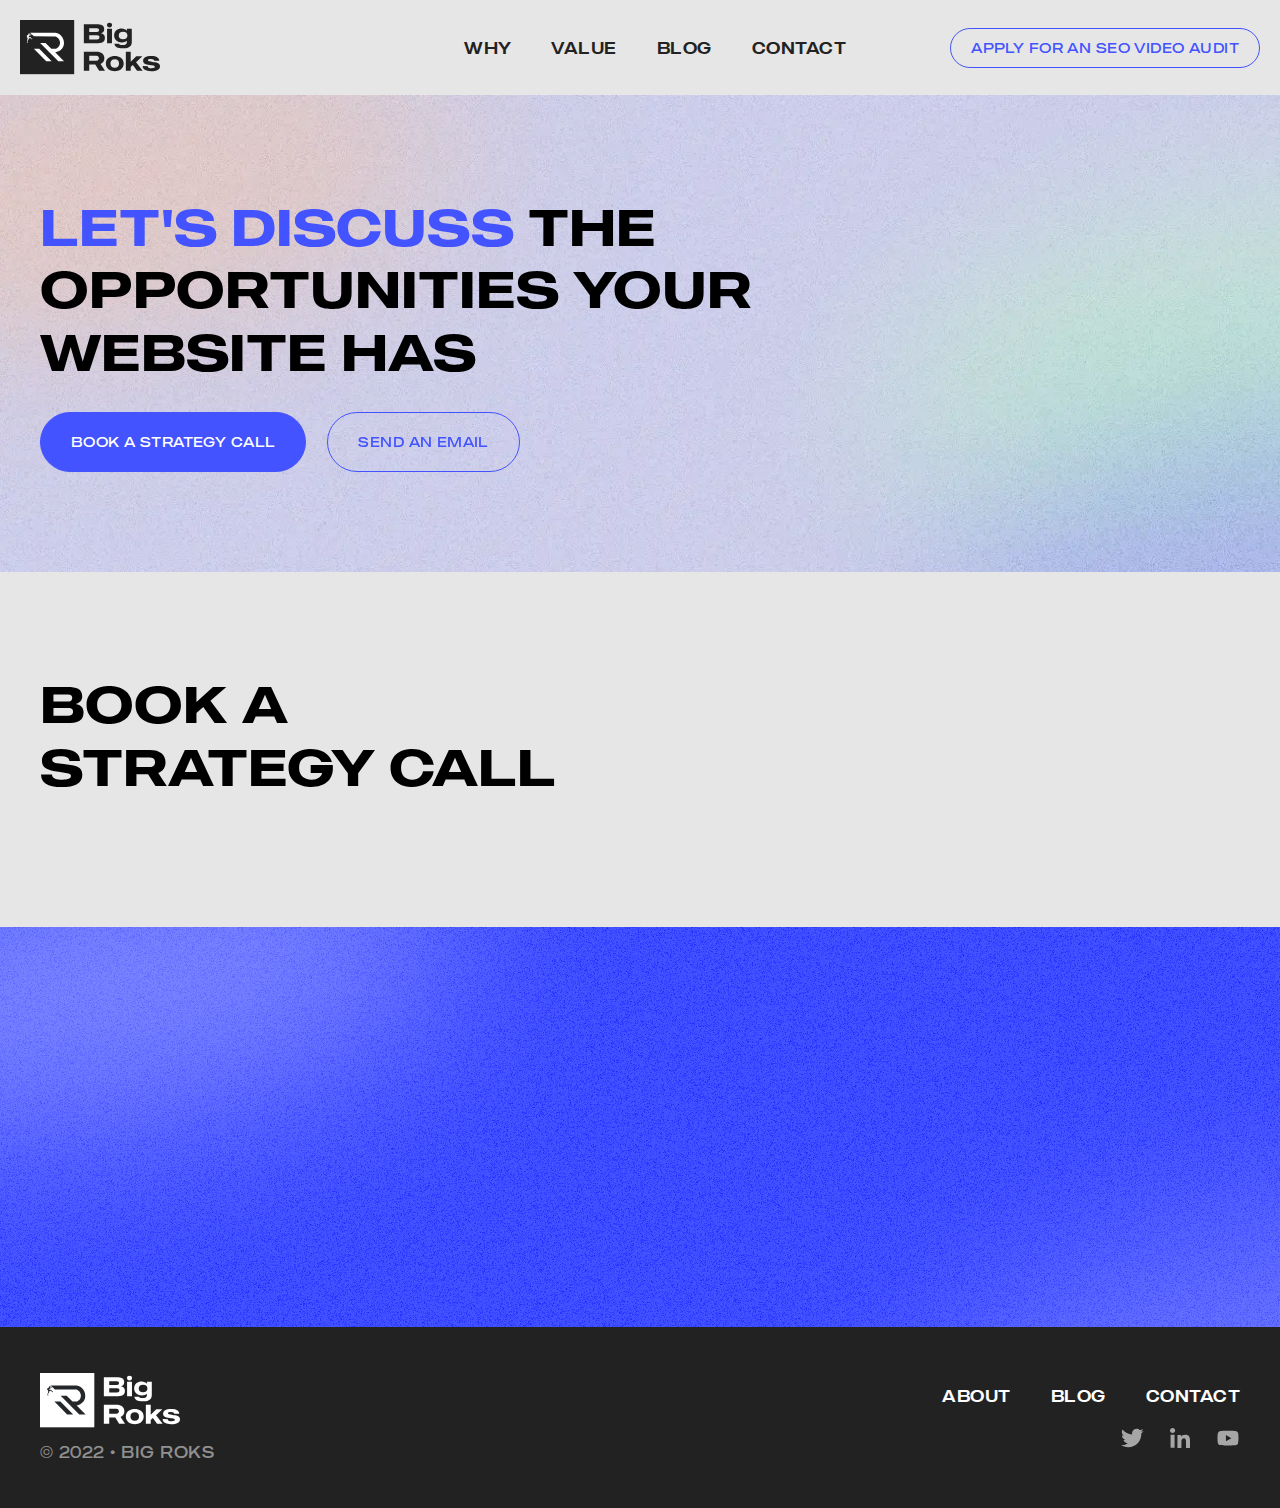
<file: contacts.html>
<!DOCTYPE html>
<html lang="en">
<head>
	<meta charset="UTF-8">
	<meta name="viewport" content="width=device-width, initial-scale=1.0">
	<meta name="robots" content="noindex">
	<title>Big Roks</title>
	<link rel="stylesheet" href="css/swiper-bundle.min.css">
	<link rel="stylesheet" href="css/aos.css">
	<link rel="stylesheet" href="css/style.css">
</head>
<body>
	<header class="header">
		<div class="header__container">
			<div class="header__row">
				<a href="" class="logo">
					<img src="img/logo-black.svg" alt="Big Rocks logo">
				</a>
				<nav class="header__nav">
					<ul>
						<li><a href="#">why</a></li>
						<li><a href="#">value</a></li>
						<li><a href="#">blog</a></li>
						<li><a href="#">contact</a></li>
					</ul>
				</nav>
				<div class="header__right">
					<a href="" class="btn-1"><span>Apply for an SEO Video Audit</span></a>
					<div id="burger" class="burger-btn">
						<span></span>
						<span></span>
					</div>
				</div>
			</div>
		</div>
	</header>
	<div class="mobile-menu">
		<nav>
			<ul>
				<li>
					<a href="#">why</a>
				</li>
				<li>
					<a href="#">Value</a>
				</li>
				<li>
					<a href="#">Blog</a>
				</li>
				<li>
					<a href="#">Contact</a>
				</li>
			</ul>
		</nav>
		<div class="mobile-menu__close">
			<svg width="35" height="34" viewBox="0 0 35 34" fill="none" xmlns="http://www.w3.org/2000/svg">
				<rect width="46.0915" height="1.53638" transform="matrix(0.707205 0.707008 -0.707205 0.707008 1.08862 0.32666)" fill="#222222"/>
				<rect width="46.0915" height="1.53638" transform="matrix(0.707205 -0.707008 0.707205 0.707008 0.319336 32.5874)" fill="#222222"/>
			</svg>
		</div>
	</div>
	<div class="overlay"></div>
	<div class="fixed-link">
		<a href="" class="btn-1">Apply for an SEO Video Audit</a>
	</div>
	<div class="fixed-link-desktop">
		<a href="" class="btn-2">Apply for an SEO Video Audit</a>
	</div>
	<main class="bg-light-grey">
		<section class="contacts-title">
			<div class="container">
				<h1 class="h2" data-aos="fade-up" data-aos-duration="1000">
					<span class="blue-text">Let's discuss</span> the <br> opportunities your <br> website has
				</h1>
				<div class="forms-toggle" data-aos="fade-up" data-aos-duration="1000">
					<a href="" class="btn-1 call-form active" data-val="call-form">
						<span>Book a strategy call</span>
					</a>
					<a href="" class="btn-1 email-form " data-val="email-form">
						<span>send an email</span>
					</a>
				</div>
			</div>
		</section>
		<section class="contact-forms">
			<div class="container">
				<div class="contact-forms__row">
					<div class="contact-forms__left">
						<div class="email-title email-form form-title">
							<h2 class="h2">
								Send an email
							</h2>
							<div class="socials">
								<a href="">
									<svg width="24" height="24" viewBox="0 0 24 24" fill="none" xmlns="http://www.w3.org/2000/svg">
										<path d="M23.6425 4.93708C22.8075 5.30708 21.9105 5.55708 20.9675 5.67008C21.9405 5.08787 22.6685 4.17154 23.0155 3.09208C22.1014 3.63507 21.1009 4.01727 20.0575 4.22208C19.3559 3.47294 18.4266 2.9764 17.4138 2.80955C16.4011 2.6427 15.3616 2.81487 14.4568 3.29933C13.5519 3.78379 12.8323 4.55344 12.4097 5.48878C11.9871 6.42412 11.8851 7.47283 12.1195 8.47208C10.2672 8.37907 8.45515 7.89763 6.80095 7.05898C5.14674 6.22034 3.68736 5.04324 2.51752 3.60408C2.11752 4.29408 1.88752 5.09408 1.88752 5.94608C1.88708 6.71307 2.07596 7.46832 2.4374 8.14481C2.79885 8.8213 3.32168 9.39812 3.95952 9.82408C3.2198 9.80054 2.4964 9.60066 1.84952 9.24108V9.30108C1.84945 10.3768 2.22156 11.4195 2.90271 12.2521C3.58386 13.0847 4.53209 13.656 5.58652 13.8691C4.90031 14.0548 4.18086 14.0821 3.48252 13.9491C3.78002 14.8747 4.35952 15.6841 5.13989 16.264C5.92026 16.8439 6.86244 17.1653 7.83452 17.1831C6.18436 18.4785 4.14641 19.1812 2.04852 19.1781C1.6769 19.1782 1.3056 19.1565 0.936523 19.1131C3.066 20.4823 5.54486 21.2089 8.07652 21.2061C16.6465 21.2061 21.3315 14.1081 21.3315 7.95208C21.3315 7.75208 21.3265 7.55008 21.3175 7.35008C22.2288 6.69105 23.0154 5.87497 23.6405 4.94008L23.6425 4.93708Z" fill="black"/>
									</svg>
								</a>
								<a href="">
									<svg width="24" height="24" viewBox="0 0 24 24" fill="none" xmlns="http://www.w3.org/2000/svg">
										<g clip-path="url(#clip0_120_410)">
											<path d="M17.5845 13.5L18.2512 9.15673H14.0835V6.33823C14.0835 5.15023 14.6655 3.99148 16.5322 3.99148H18.4267V0.293982C18.4267 0.293982 16.7077 0.000732422 15.0637 0.000732422C11.6317 0.000732422 9.38849 2.08123 9.38849 5.84698V9.15748H5.57324V13.5007H9.38849V24.0007H14.0835V13.5007L17.5845 13.5Z" fill="black"/>
										</g>
										<defs>
											<clipPath id="clip0_120_410">
												<rect width="24" height="24" fill="white"/>
											</clipPath>
										</defs>
									</svg>
								</a>
								<a href="">
									<svg width="24" height="24" viewBox="0 0 24 24" fill="none" xmlns="http://www.w3.org/2000/svg">
										<path fill-rule="evenodd" clip-rule="evenodd" d="M9.429 8.969H13.143V10.819C13.678 9.755 15.05 8.799 17.111 8.799C21.062 8.799 22 10.917 22 14.803V22H18V15.688C18 13.475 17.465 12.227 16.103 12.227C14.214 12.227 13.429 13.572 13.429 15.687V22H9.429V8.969ZM2.57 21.83H6.57V8.799H2.57V21.83ZM7.143 4.55C7.14315 4.88528 7.07666 5.21724 6.94739 5.52659C6.81812 5.83594 6.62865 6.11651 6.39 6.352C5.9064 6.83262 5.25181 7.10165 4.57 7.1C3.88939 7.09954 3.23631 6.8312 2.752 6.353C2.51421 6.11671 2.32539 5.83582 2.19634 5.52643C2.0673 5.21704 2.00058 4.88522 2 4.55C2 3.873 2.27 3.225 2.753 2.747C3.23689 2.26816 3.89024 1.9997 4.571 2C5.253 2 5.907 2.269 6.39 2.747C6.872 3.225 7.143 3.873 7.143 4.55Z" fill="black"/>
									</svg>
								</a>
							</div>
						</div>
						<div class="call-title active call-form form-title">
							<h2 class="h2 ">
								Book a strategy call
							</h2>
						</div>
					</div>
					<div class="contact-forms__right">
						<div class="email-form contact-form">
							<form action="">
								<label for="name">Your name*</label>
								<input id="name" type="text" placeholder="Name" required>
								<label for="email">Your email*</label>
								<input id="email" type="email" placeholder="Email" required>
								<label for="place">Where did you find us*</label>
								<input id="place" type="text" placeholder="Google" required>
								<label for="subject">Your Subject*</label>
								<input id="subject" type="text" placeholder="Subject" required>
								<label for="message">Your message*</label>
								<textarea name="" id="message" placeholder="Type here"></textarea>
								<button type="submit" class="btn-2">send it</button>
							</form>
						</div>
						<div class="call-form contact-form active">
						</div>
					</div>
				</div>
			</div>
		</section>
		<section class="subscribe-form">
			<div class="container">
				<div class="subscribe-form__row">
					<div class="subscribe-form__left" data-aos="fade-up" data-aos-duration="1000">
						<h3 class="h3">
							Let's meet more often. <br>
							Like... once a week
						</h3>
						<p>Subscribe to our blog</p>
					</div>
					<div class="subscribe-form__right" data-aos="fade-up" data-aos-duration="1000">
						<form action="">
							<input type="text" placeholder="Enter email address">
							<button type="submit">
								<svg width="57" height="58" viewBox="0 0 57 58" fill="none" xmlns="http://www.w3.org/2000/svg">
									<g clip-path="url(#clip0_113_11219)">
										<path d="M42.4268 28.9999H14.1426M30.6417 40.785L42.4268 28.9999L30.6417 17.2148" stroke="white" stroke-width="2.5" stroke-linecap="round" stroke-linejoin="round"/>
									</g>
									<defs>
										<clipPath id="clip0_113_11219">
											<rect width="40" height="40" fill="white" transform="translate(0 28.9999) rotate(-45)"/>
										</clipPath>
									</defs>
								</svg>
							</button>
						</form>
					</div>
				</div>
			</div>
		</section>
	</main>
	<footer class="footer">
		<div class="container">
			<div class="footer__row">
				<div class="footer__left">
					<a href="" class="logo">
						<img src="img/logo-white.svg" alt="">
					</a>
					<p>© 2022 • BIG ROKS</p>
				</div>
				<div class="footer__right">
					<nav>
						<ul>
							<li><a href="#">about</a></li>
							<li><a href="#">Blog</a></li>
							<li><a href="#">Contact</a></li>
						</ul>
					</nav>
					<div class="footer__socials">
						<a href="">
							<svg width="24" height="24" viewBox="0 0 24 24" fill="none" xmlns="http://www.w3.org/2000/svg">
								<path d="M23.643 4.93708C22.808 5.30708 21.911 5.55708 20.968 5.67008C21.941 5.08787 22.669 4.17154 23.016 3.09208C22.1019 3.63507 21.1014 4.01727 20.058 4.22208C19.3564 3.47294 18.4271 2.9764 17.4143 2.80955C16.4016 2.6427 15.3621 2.81487 14.4573 3.29933C13.5524 3.78379 12.8328 4.55344 12.4102 5.48878C11.9875 6.42412 11.8855 7.47283 12.12 8.47208C10.2677 8.37907 8.45564 7.89763 6.80144 7.05898C5.14723 6.22034 3.68785 5.04324 2.51801 3.60408C2.11801 4.29408 1.88801 5.09408 1.88801 5.94608C1.88757 6.71307 2.07644 7.46832 2.43789 8.14481C2.79934 8.8213 3.32217 9.39811 3.96001 9.82408C3.22029 9.80054 2.49688 9.60066 1.85001 9.24108V9.30108C1.84994 10.3768 2.22204 11.4195 2.90319 12.2521C3.58435 13.0847 4.53258 13.656 5.58701 13.8691C4.9008 14.0548 4.18135 14.0821 3.48301 13.9491C3.78051 14.8747 4.36001 15.6841 5.14038 16.264C5.92075 16.8439 6.86293 17.1653 7.83501 17.1831C6.18485 18.4785 4.1469 19.1812 2.04901 19.1781C1.67739 19.1782 1.30609 19.1565 0.937012 19.1131C3.06649 20.4822 5.54535 21.2089 8.07701 21.2061C16.647 21.2061 21.332 14.1081 21.332 7.95208C21.332 7.75208 21.327 7.55008 21.318 7.35008C22.2293 6.69105 23.0159 5.87497 23.641 4.94008L23.643 4.93708Z" fill="white"/>
							</svg>
						</a>
						<a href="">
							<svg width="24" height="24" viewBox="0 0 24 24" fill="none" xmlns="http://www.w3.org/2000/svg">
								<path fill-rule="evenodd" clip-rule="evenodd" d="M9.429 8.969H13.143V10.819C13.678 9.755 15.05 8.799 17.111 8.799C21.062 8.799 22 10.917 22 14.803V22H18V15.688C18 13.475 17.465 12.227 16.103 12.227C14.214 12.227 13.429 13.572 13.429 15.687V22H9.429V8.969ZM2.57 21.83H6.57V8.799H2.57V21.83ZM7.143 4.55C7.14315 4.88527 7.07665 5.21723 6.94739 5.52659C6.81812 5.83594 6.62865 6.11651 6.39 6.352C5.9064 6.83262 5.25181 7.10165 4.57 7.1C3.88939 7.09954 3.23631 6.8312 2.752 6.353C2.51421 6.11671 2.32539 5.83582 2.19634 5.52643C2.0673 5.21704 2.00058 4.88522 2 4.55C2 3.873 2.27 3.225 2.753 2.747C3.23688 2.26816 3.89024 1.9997 4.571 2C5.253 2 5.907 2.269 6.39 2.747C6.872 3.225 7.143 3.873 7.143 4.55Z" fill="white"/>
							</svg>
						</a>
						<a href="">
							<svg width="24" height="24" viewBox="0 0 24 24" fill="none" xmlns="http://www.w3.org/2000/svg">
								<path d="M22.0617 7.09902C21.9422 6.6538 21.7078 6.24778 21.382 5.92161C21.0563 5.59543 20.6505 5.36054 20.2055 5.24043C18.5672 4.7998 12 4.7998 12 4.7998C12 4.7998 5.43281 4.7998 3.79453 5.23809C3.34927 5.3578 2.94334 5.59257 2.61751 5.9188C2.29169 6.24504 2.05744 6.65126 1.93828 7.09668C1.5 8.7373 1.5 12.1592 1.5 12.1592C1.5 12.1592 1.5 15.5811 1.93828 17.2193C2.17969 18.124 2.89219 18.8365 3.79453 19.0779C5.43281 19.5186 12 19.5186 12 19.5186C12 19.5186 18.5672 19.5186 20.2055 19.0779C21.1102 18.8365 21.8203 18.124 22.0617 17.2193C22.5 15.5811 22.5 12.1592 22.5 12.1592C22.5 12.1592 22.5 8.7373 22.0617 7.09902ZM9.91406 15.2998V9.01855L15.3516 12.1357L9.91406 15.2998Z" fill="white"/>
							</svg>
						</a>
					</div>
				</div>
			</div>
		</div>
	</footer>
	<script src="js/jquery-3.6.4.min.js" defer></script>
	<script src="js/swiper-bundle.min.js" defer></script>
	<script src="js/aos.js" defer></script>
	<script src="js/main.js" defer></script>
</body>
</html>
</file>
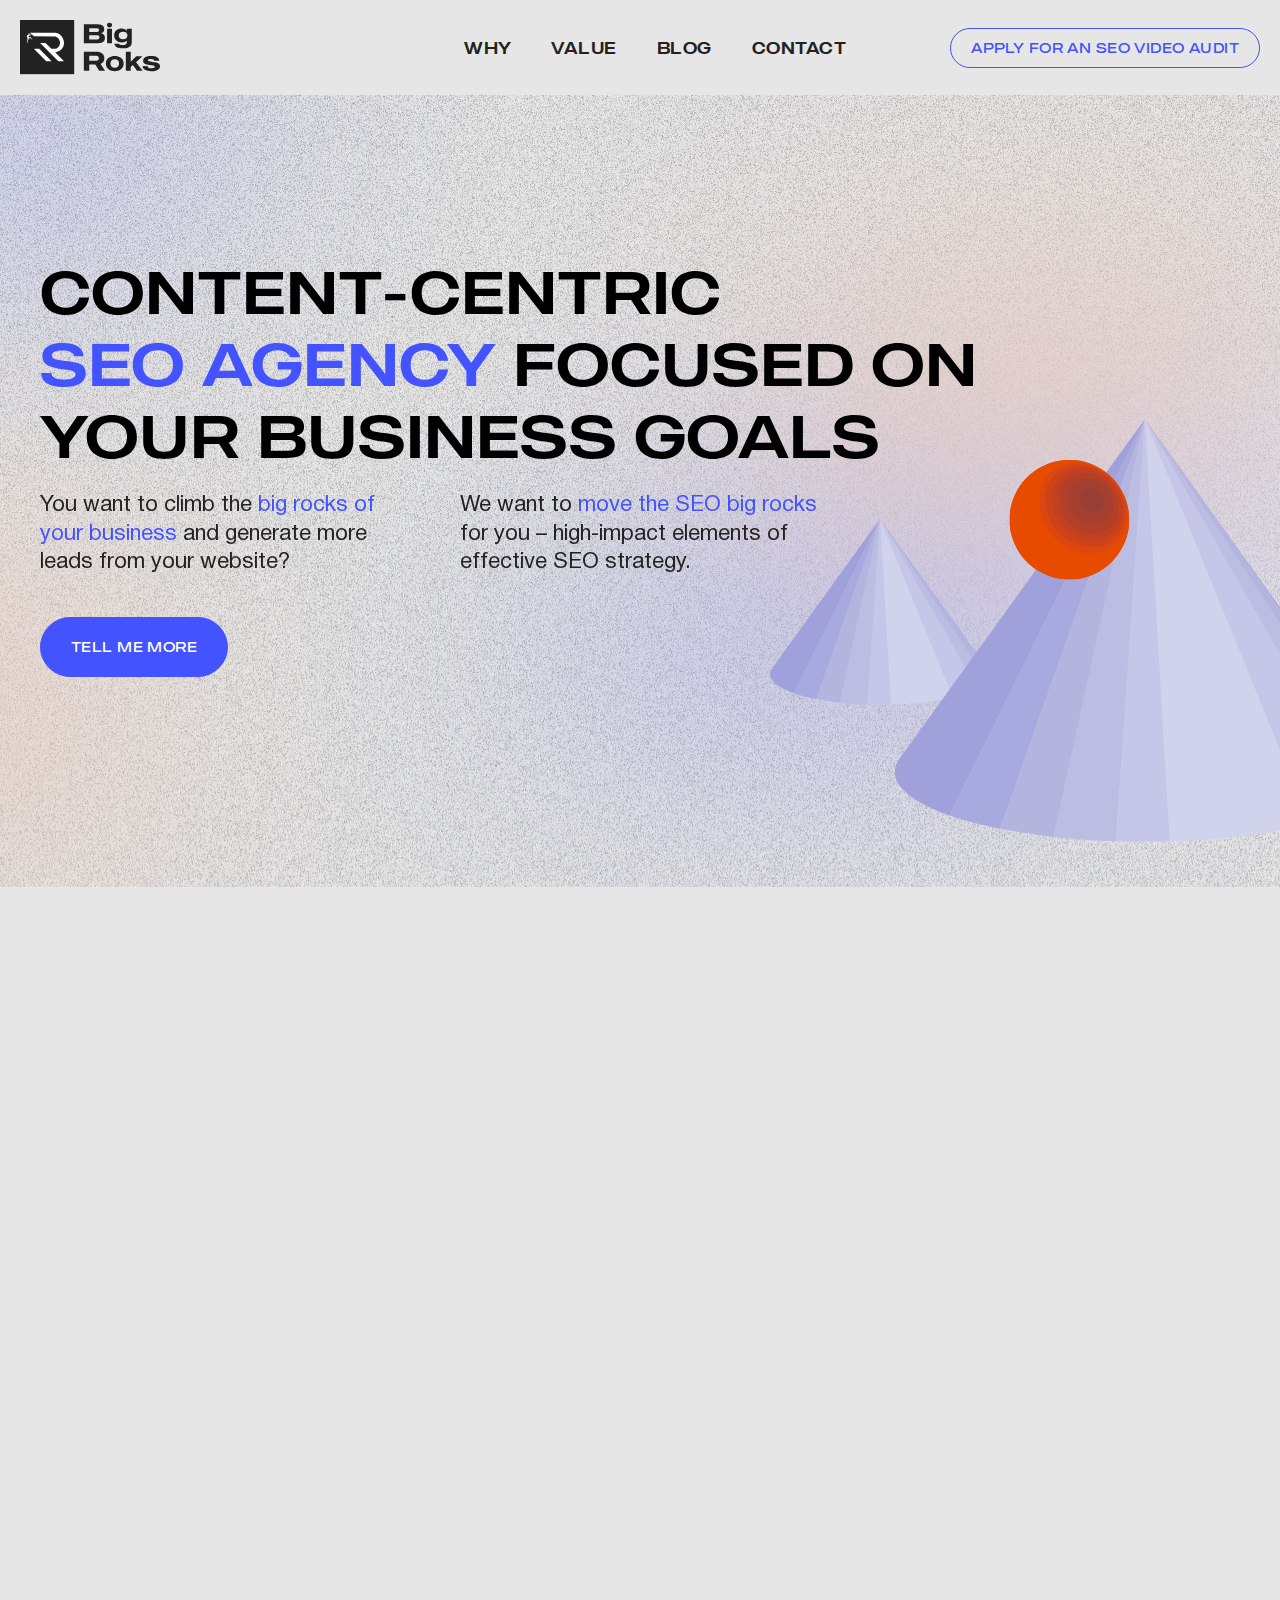
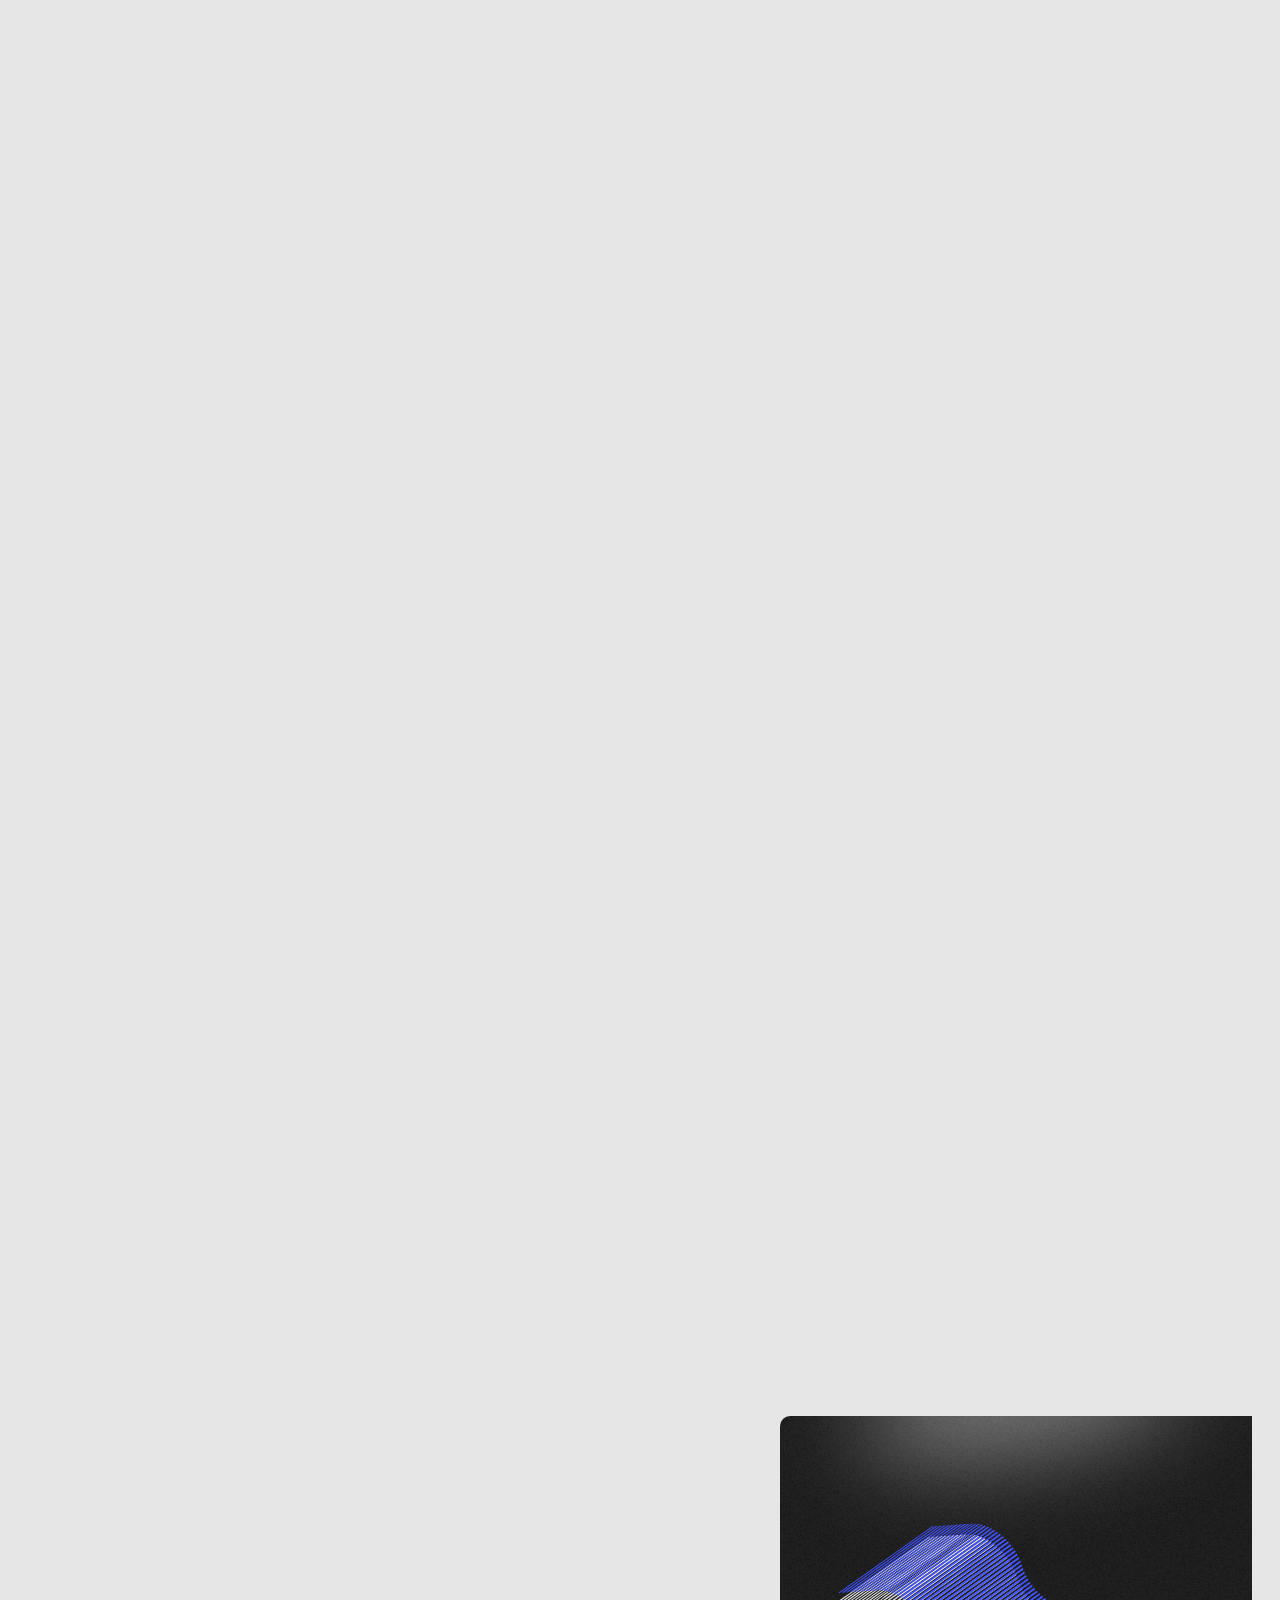
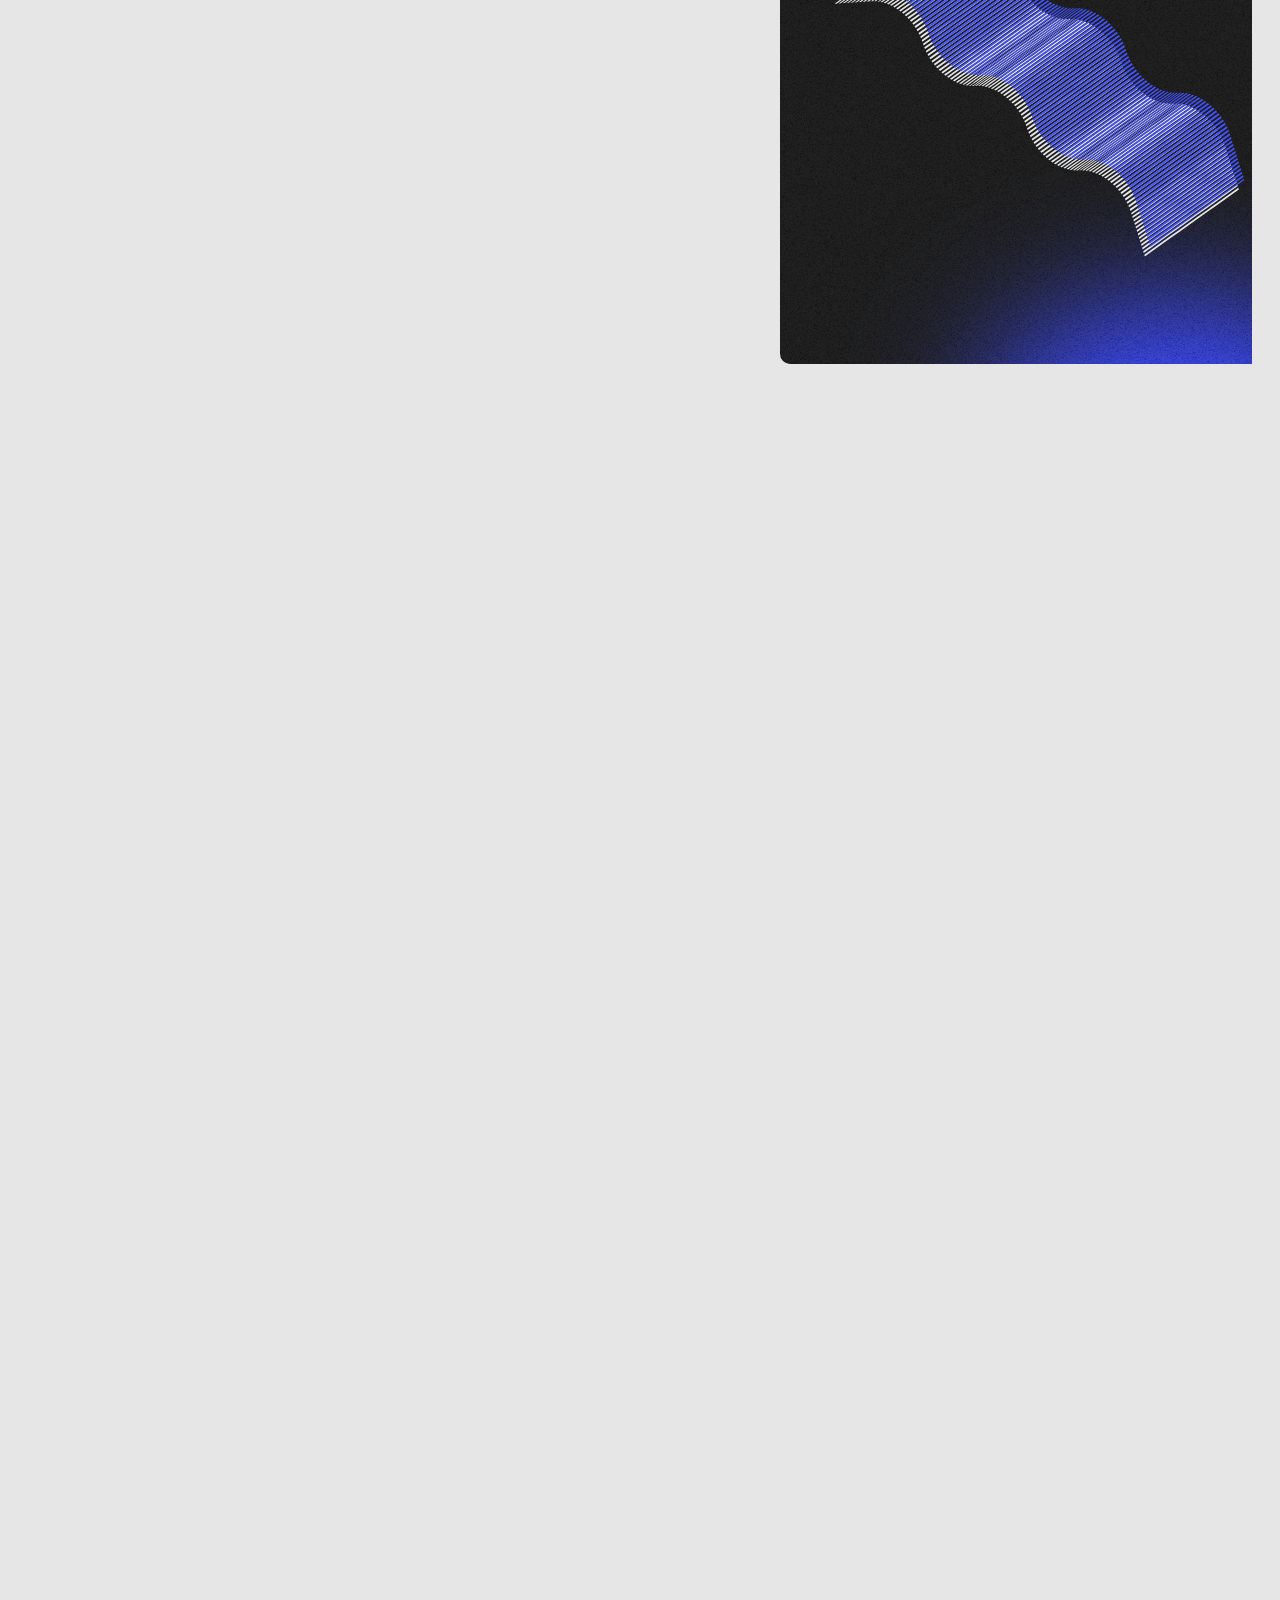
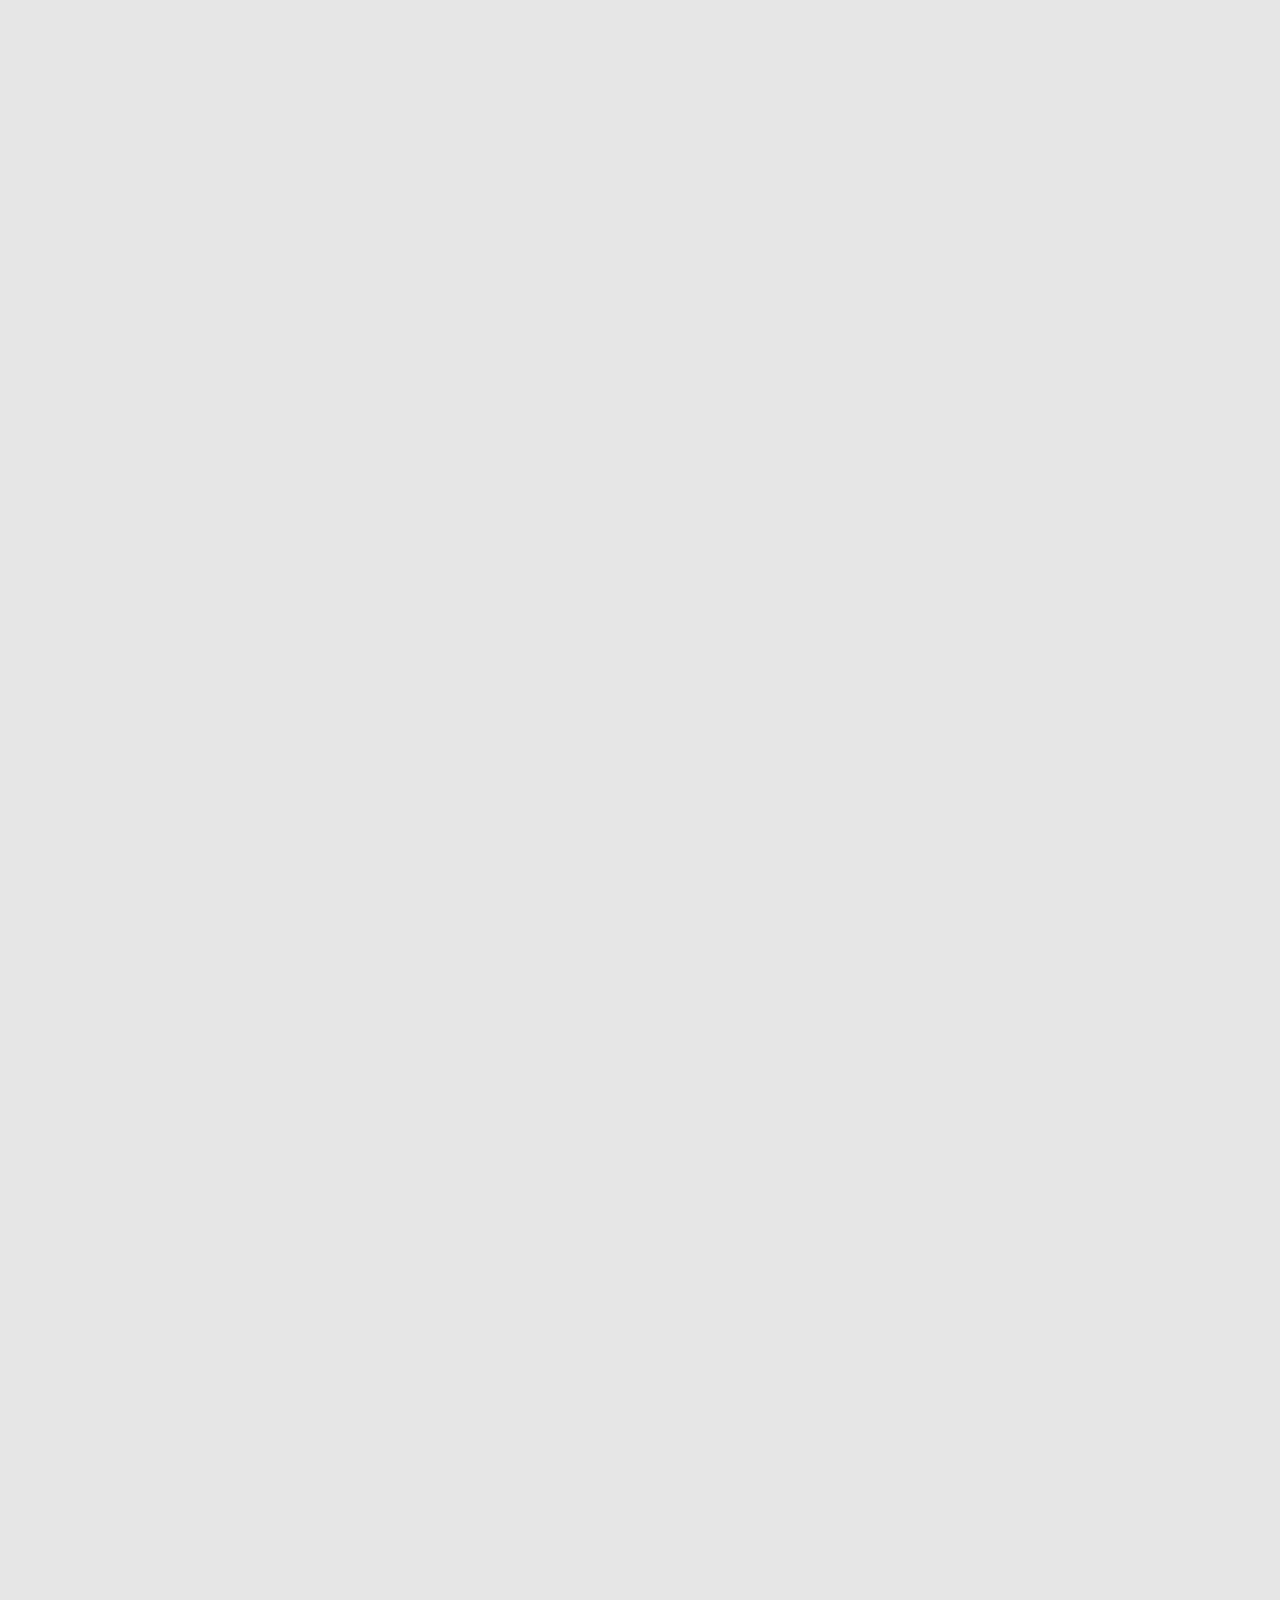
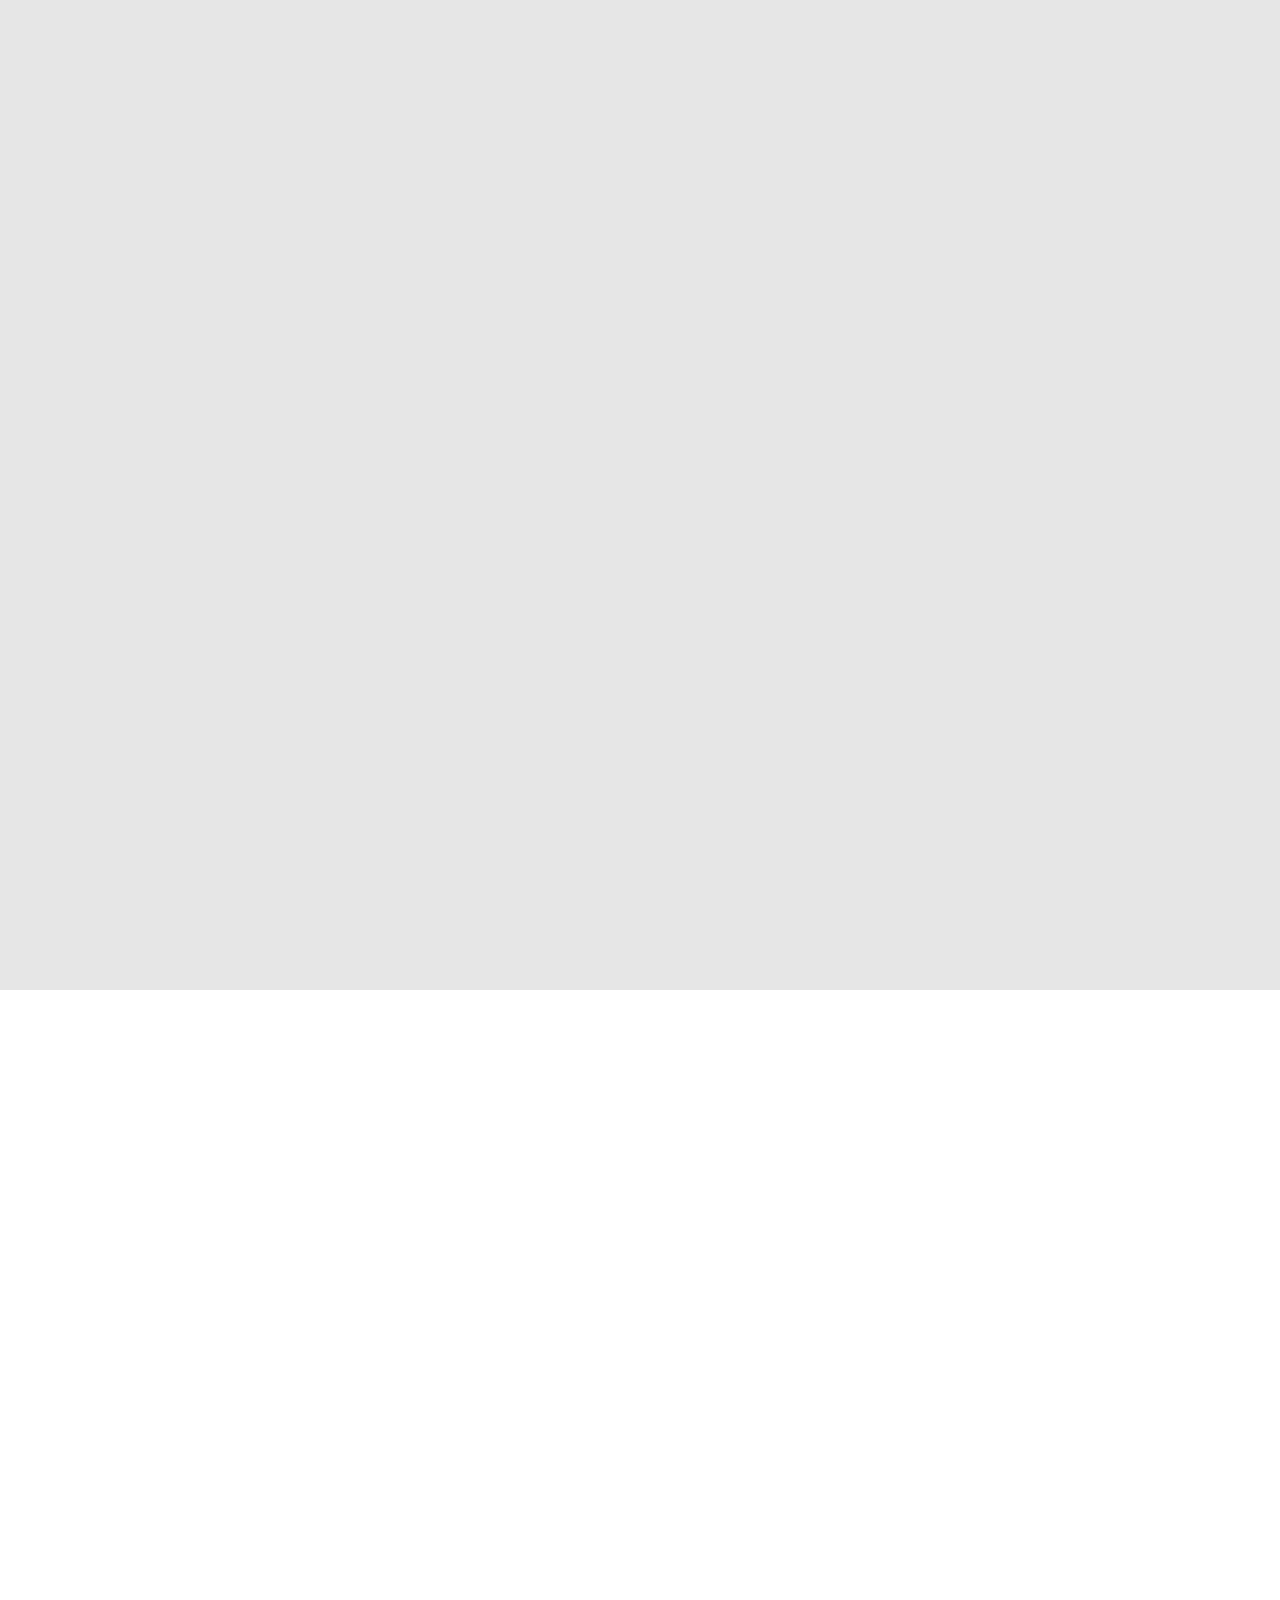
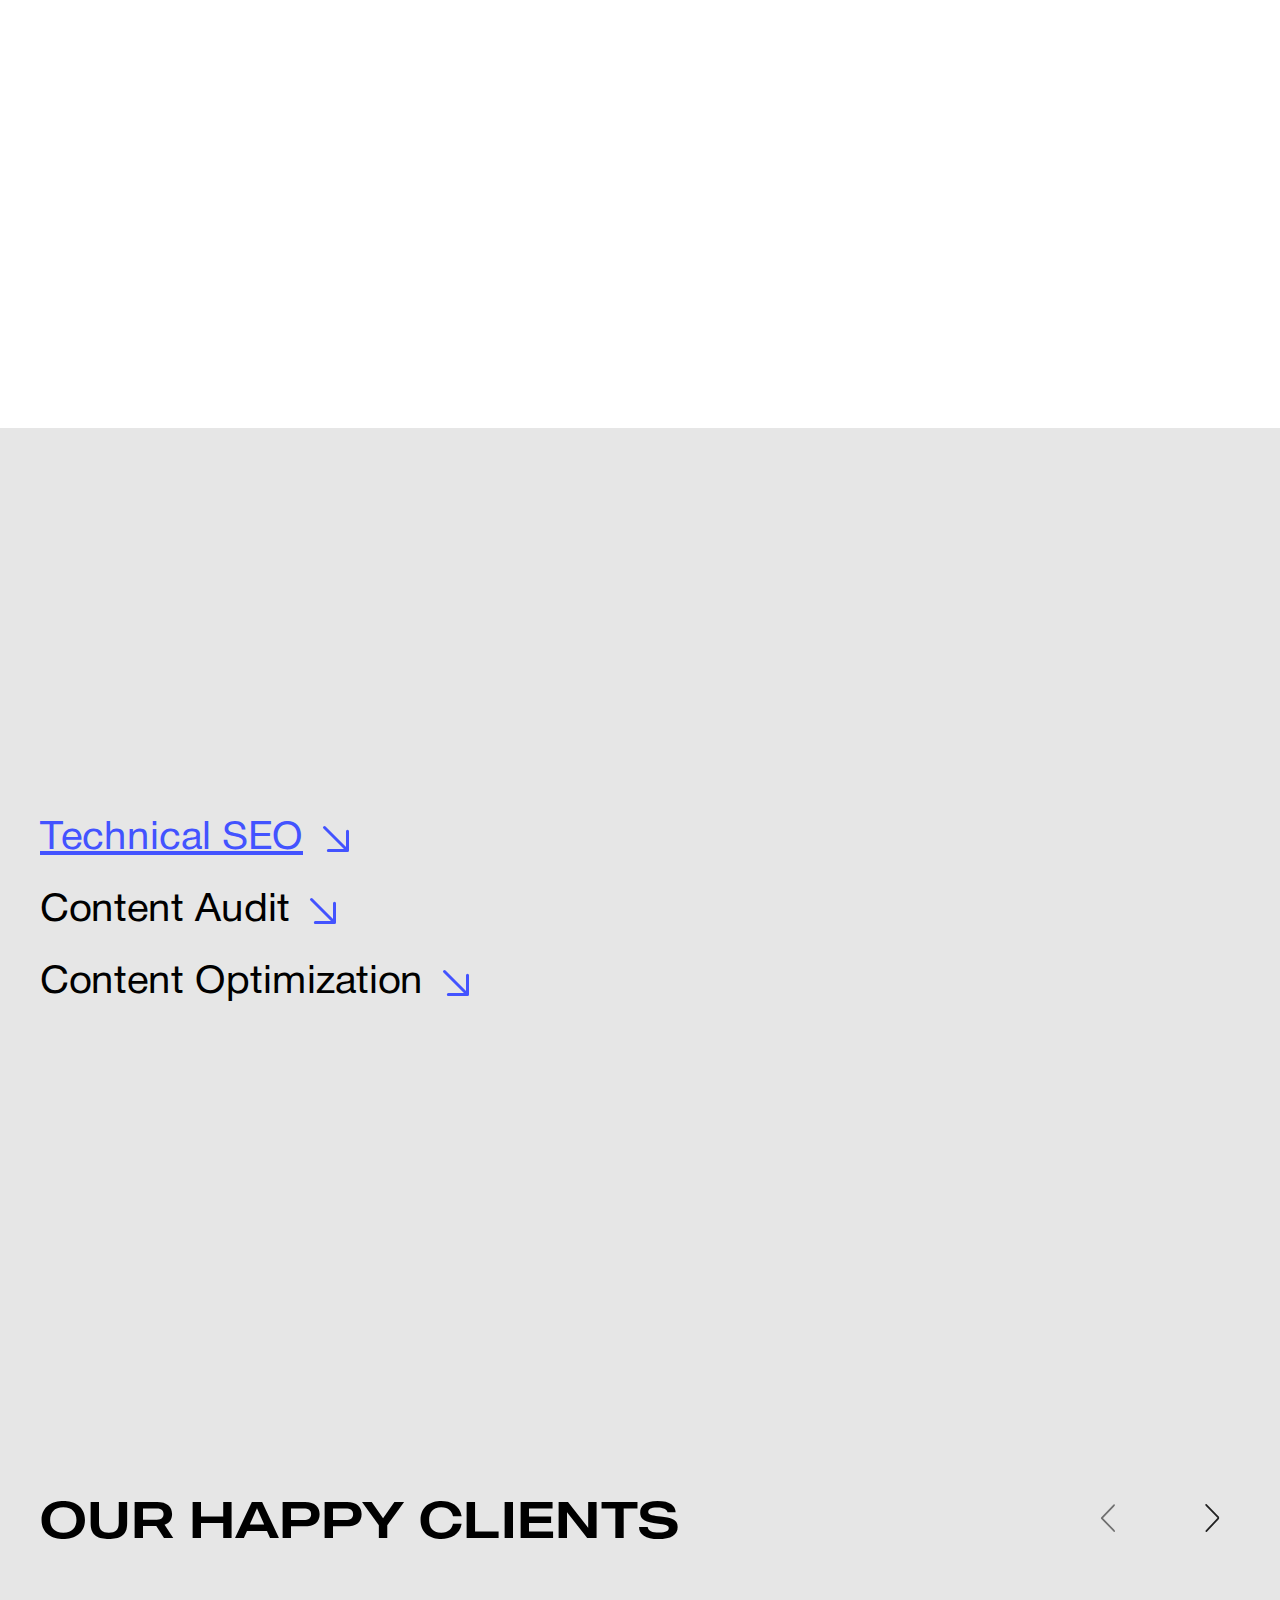
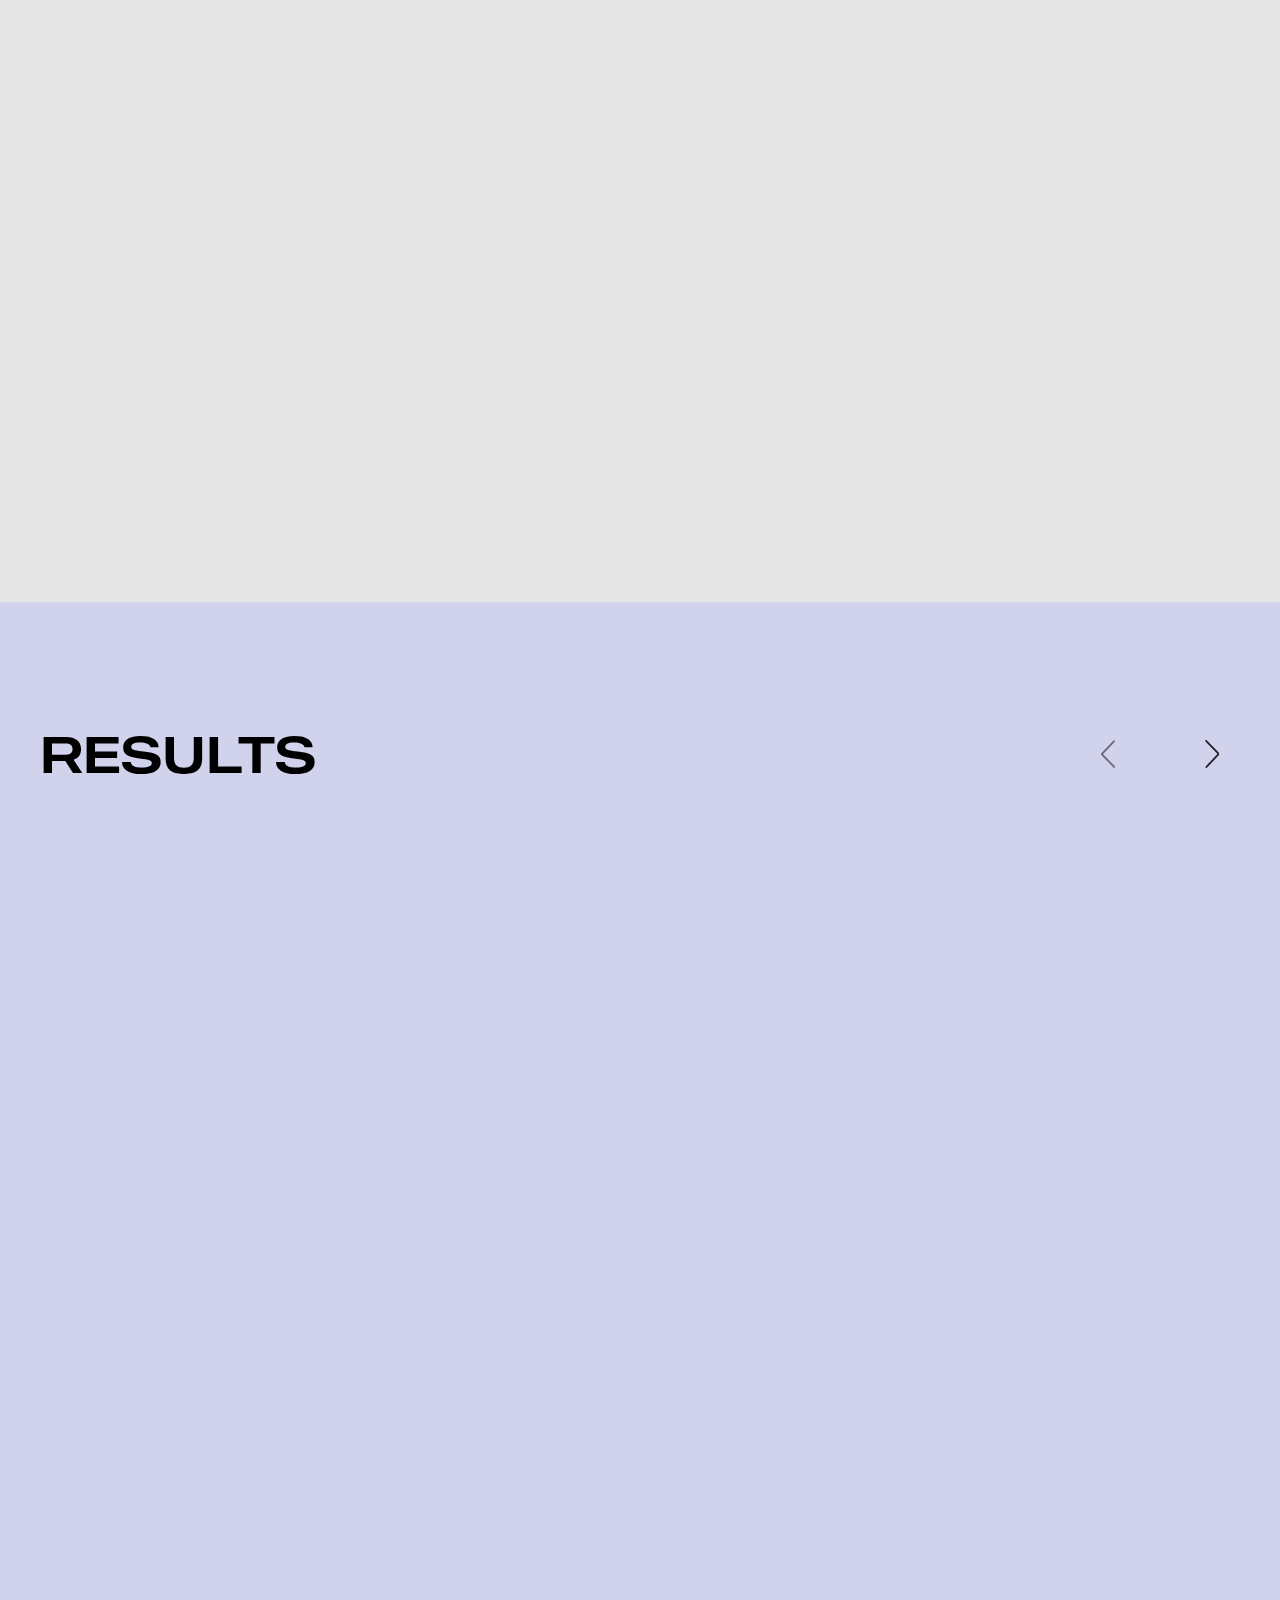
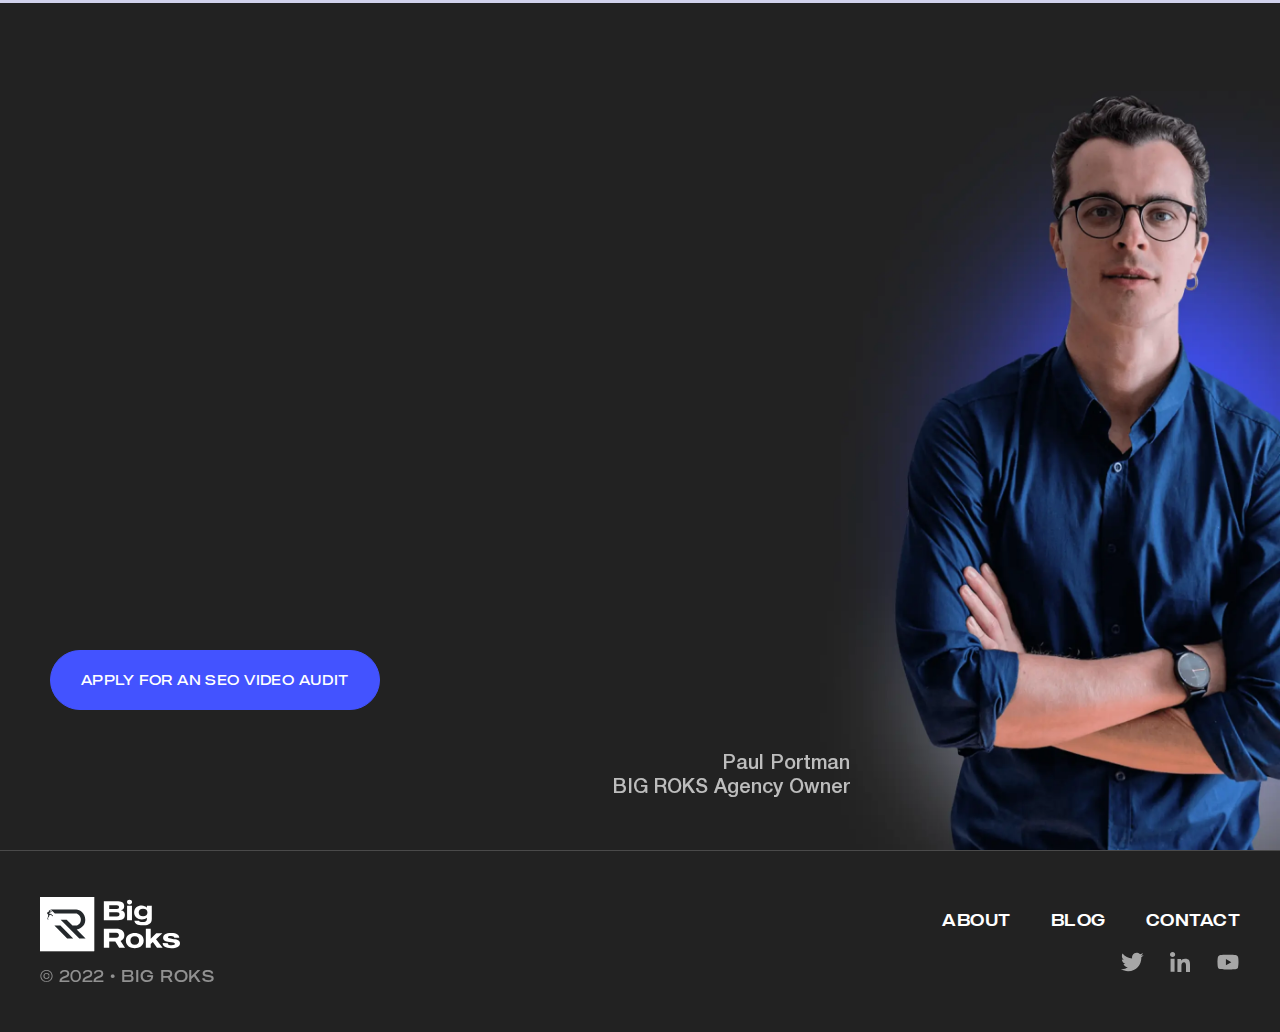
<file: homepage.html>
<!DOCTYPE html>
<html lang="en">
<head>
	<meta charset="UTF-8">
	<meta name="viewport" content="width=device-width, initial-scale=1.0">
	<meta name="robots" content="noindex">
	<title>Big Roks</title>
	<link rel="stylesheet" href="css/swiper-bundle.min.css">
	<link rel="stylesheet" href="css/aos.css">
	<link rel="stylesheet" href="css/style.css">
</head>
<body>
	<header class="header">
		<div class="header__container">
			<div class="header__row">
				<a href="" class="logo">
					<img src="img/logo-black.svg" alt="Big Rocks logo">
				</a>
				<nav class="header__nav">
					<ul>
						<li><a href="#">why</a></li>
						<li><a href="#">value</a></li>
						<li><a href="#">blog</a></li>
						<li><a href="#">contact</a></li>
					</ul>
				</nav>
				<div class="header__right">
					<a href="" class="btn-1"><span>Apply for an SEO Video Audit</span></a>
					<div id="burger" class="burger-btn">
						<span></span>
						<span></span>
					</div>
				</div>
			</div>
		</div>
	</header>
	<div class="mobile-menu">
		<nav>
			<ul>
				<li>
					<a href="#">why</a>
				</li>
				<li>
					<a href="#">Value</a>
				</li>
				<li>
					<a href="#">Blog</a>
				</li>
				<li>
					<a href="#">Contact</a>
				</li>
			</ul>
		</nav>
		<div class="mobile-menu__close">
			<svg width="35" height="34" viewBox="0 0 35 34" fill="none" xmlns="http://www.w3.org/2000/svg">
				<rect width="46.0915" height="1.53638" transform="matrix(0.707205 0.707008 -0.707205 0.707008 1.08862 0.32666)" fill="#222222"/>
				<rect width="46.0915" height="1.53638" transform="matrix(0.707205 -0.707008 0.707205 0.707008 0.319336 32.5874)" fill="#222222"/>
			</svg>
		</div>
	</div>
	<div class="overlay"></div>
	<div class="fixed-link">
		<a href="" class="btn-1"><span>Apply for an SEO Video Audit</span></a>
	</div>
	<div class="fixed-link-desktop">
		<a href="" class="btn-2">Apply for an SEO Video Audit</a>
	</div>
	<main class="homepage">
		<section class="main-banner" style="background-image: url('img/hero-bg-2.svg');">
			<div class="container">
				<div class="main-banner__inner">
					<h1 class="h1" data-aos="fade-up" data-aos-duration="1000">
						Content-Centric <br>
						<span class="blue-text">SEO Agency</span> Focused On <br>
						Your Business Goals
					</h1>
					<div class="main-banner__row">
						<p data-aos="fade-up" data-aos-duration="1000">
							You want to climb the <span class="blue-text">big rocks of your business</span> and generate more leads from your website?
						</p>
						<p data-aos="fade-up" data-aos-duration="1000">
							We want to <span class="blue-text">move the SEO big rocks</span> for you – high-impact elements of effective SEO strategy.
						</p>
						<div class="btn-container" data-aos="fade-up" data-aos-duration="1000">
							<a href="" class="btn-2">
								Tell me more
							</a>
						</div>
					</div>
				</div>
			</div>
			<img class="main-banner__image" src="img/svg/conuses.svg" alt="Main banner" data-aos="fade-in" data-aos-duration="1000">
			<img class="main-banner__image mobile" src="img/svg/conuses-mobile.svg" alt="Main banner" data-aos="fade-in" data-aos-duration="1000">
		</section>
		<section class="main-about">
			<div class="container">
				<h3 class="h3" data-aos="fade-up" data-aos-duration="1000">
					We help online companies get relevant leads from Google search by implementing the most impactful 
					<span class="blue-text">Content Optimization strategies</span> and 
					<span class="blue-text">Technical SEO.</span>
				</h3>
			</div>
		</section>
		<section class="main-questions">
			<div class="container">
				<h2 class="h2" data-aos="fade-up" data-aos-duration="1000">
					Do People Find <span class="blue-text">Your Products</span> 
					And Services On <span>G<span class="rounded-letters">oo</span>gle?</span>
				</h2>
				<div class="main-questions__row">
					<div class="main-questions__item" data-aos="fade-in" data-aos-duration="1000">
						<img src="img/question-1.svg" alt="Big rock questions">
						<p>
							So, you regularly create <span class="blue-text">new content</span> on your website, but those pages hang somewhere on the 4th page of Google and don’t get traffic?
						</p>
					</div>
					<div class="main-questions__item" data-aos="fade-in" data-aos-duration="1000">
						<img src="img/question-2.svg" alt="Big rock questions">
						<p>
							Or maybe you wonder why <span class="blue-text">Google didn’t index</span> a significant chunk of your pages at all?
						</p>
					</div>
					<div class="main-questions__item empty-item" data-aos="fade-in" data-aos-duration="1000"></div>
					<div class="main-questions__item" data-aos="fade-in" data-aos-duration="1000">
						<img src="img/question-3.svg" alt="Big rock questions">
						<p>
							How about your website <span class="blue-text">load speed?</span> <br>
							Does it take more than 3 seconds to get your first section to load?
						</p>
					</div>
					<div class="main-questions__item" data-aos="fade-in" data-aos-duration="1000">
						<img src="img/question-4.svg" alt="Big rock questions">
						<p>
							Do you keep creating pages targeting the same <span class="blue-text">lucrative keywords</span> for your business, but nothing happens?
						</p>
					</div>
					<div class="main-questions__item" data-aos="fade-in" data-aos-duration="1000">
						<img src="img/question-5.svg" alt="Big rock questions">
						<p>
							Is your <span class="blue-text">current SEO</span> poor and sporadic?...
						</p>
					</div>
				</div>
			</div>
		</section>
		<section class="animate-block">
			<div class="animate-block__container">
				<h2 class="h2" data-aos="fade-up" data-aos-duration="1000">
					Now, imagine...
				</h2>
				<div class="animate-block__row">
					<div class="animate-block__left">
						<div class="animate-block__left-item" data-val="1" data-aos="fade-in" data-aos-duration="1000">
							<div class="animate-block__left-item-content">
								<img src="img/animate-images/anim-1.svg" alt="">
								<p>01/05</p>
								<h4 class="h4">
									Newly published content hits the bull's eye because it’s in 
									<span class="blue-text">total relevance</span> and is composed in the 
									<span class="blue-text">way Google loves</span>.
								</h4>
							</div>
						</div>
						<div class="animate-block__left-item" data-val="2" data-aos="fade-in" data-aos-duration="1000">
							<div class="animate-block__left-item-content">
								<img src="img/animate-images/anim-2.svg" alt="">
								<p>02/05</p>
								<h4 class="h4">
									Newly published content hits the bull's eye because it’s in total relevance and is composed in the way Google loves.
								</h4>
							</div>
						</div>
						<div class="animate-block__left-item" data-val="3" data-aos="fade-in" data-aos-duration="1000">
							<div class="animate-block__left-item-content">
								<img src="img/animate-images/anim-3.svg" alt="">
								<p>03/05</p>
								<h4 class="h4">
									Your website is blazing fast and loads in <span class="blue-text">1.2 seconds</span>, improving the user experience and resulting in higher dwell time.
								</h4>
							</div>
						</div>
						<div class="animate-block__left-item" data-val="4" data-aos="fade-in" data-aos-duration="1000">
							<div class="animate-block__left-item-content">
								<img src="img/animate-images/anim-4.svg" alt="">
								<p>04/05</p>
								<h4 class="h4">
									You’re finally ranking in the <span class="blue-text">Top-3</span> for the most desired keywords in your vertical.
								</h4>
							</div>
						</div>
						<div class="animate-block__left-item" data-val="5" data-aos="fade-in" data-aos-duration="1000">
							<div class="animate-block__left-item-content">
								<img src="img/animate-images/anim-5.svg" alt="">
								<p>05/05</p>
								<h4 class="h4">
									Let us be your guide to this state and finally increase your traffic. <br><br>
									<a href="#" class="btn-2">Book A Strategy Call Here</a>
								</h4>
							</div>
						</div>
					</div>
					<div class="animate-block__right">
						<div class="animate-block__images-row">
							<div class="animate-block__image" data-val="1">
								<img src="img/animate-images/anim-1.svg" alt="">
							</div>
							<div class="animate-block__image" data-val="2">
								<img src="img/animate-images/anim-2.svg" alt="">
							</div>
							<div class="animate-block__image" data-val="3">
								<img src="img/animate-images/anim-3.svg" alt="">
							</div>
							<div class="animate-block__image" data-val="4">
								<img src="img/animate-images/anim-4.svg" alt="">
							</div>
							<div class="animate-block__image" data-val="5">
								<img src="img/animate-images/anim-5.svg" alt="">
							</div>
						</div>
					</div>
				</div>
			</div>
			

		</section>
		<section class="table-block">
			<div class="container">
				<h2 class="h2" data-aos="fade-up" data-aos-duration="1000">
					“You don’t want a drill. 
					You want a hole.”
				</h2>
				<p class="subtitle" data-aos="fade-up" data-aos-duration="1000">
					How does it look working with us?...
				</p>
				<div class="table-block__row" data-aos="fade-in" data-aos-duration="1000">
					<div class="table-block__item">
						<svg width="30" height="30" viewBox="0 0 30 30" fill="none" xmlns="http://www.w3.org/2000/svg">
							<path d="M15 1.875C7.75195 1.875 1.875 7.75195 1.875 15C1.875 22.248 7.75195 28.125 15 28.125C22.248 28.125 28.125 22.248 28.125 15C28.125 7.75195 22.248 1.875 15 1.875ZM20.6689 10.7139L14.499 19.2686C14.4128 19.3889 14.2991 19.487 14.1674 19.5546C14.0357 19.6223 13.8898 19.6576 13.7417 19.6576C13.5936 19.6576 13.4477 19.6223 13.316 19.5546C13.1843 19.487 13.0706 19.3889 12.9844 19.2686L9.33105 14.2061C9.21973 14.0508 9.33105 13.834 9.52148 13.834H10.8955C11.1943 13.834 11.4785 13.9775 11.6543 14.2236L13.7402 17.1182L18.3457 10.7314C18.5215 10.4883 18.8027 10.3418 19.1045 10.3418H20.4785C20.6689 10.3418 20.7803 10.5586 20.6689 10.7139Z" fill="#4353FF"/>
						</svg>
						<div class="table-block__text">
							<p>
								We always look at the Technical SEO opportunities first, taking advantage of which brings excellent results.
							</p>
						</div>
					</div>
					<div class="table-block__item">
						<svg width="30" height="30" viewBox="0 0 30 30" fill="none" xmlns="http://www.w3.org/2000/svg">
							<path d="M15 1.875C7.75195 1.875 1.875 7.75195 1.875 15C1.875 22.248 7.75195 28.125 15 28.125C22.248 28.125 28.125 22.248 28.125 15C28.125 7.75195 22.248 1.875 15 1.875ZM20.6689 10.7139L14.499 19.2686C14.4128 19.3889 14.2991 19.487 14.1674 19.5546C14.0357 19.6223 13.8898 19.6576 13.7417 19.6576C13.5936 19.6576 13.4477 19.6223 13.316 19.5546C13.1843 19.487 13.0706 19.3889 12.9844 19.2686L9.33105 14.2061C9.21973 14.0508 9.33105 13.834 9.52148 13.834H10.8955C11.1943 13.834 11.4785 13.9775 11.6543 14.2236L13.7402 17.1182L18.3457 10.7314C18.5215 10.4883 18.8027 10.3418 19.1045 10.3418H20.4785C20.6689 10.3418 20.7803 10.5586 20.6689 10.7139Z" fill="#4353FF"/>
						</svg>
						<div class="table-block__text">
							<p>
								Our next move is to make your existing pages shine and get them to the top. Existing Content Optimization is huge.
							</p>
						</div>
					</div>
					<div class="table-block__item">
						<svg width="30" height="30" viewBox="0 0 30 30" fill="none" xmlns="http://www.w3.org/2000/svg">
							<path d="M15 1.875C7.75195 1.875 1.875 7.75195 1.875 15C1.875 22.248 7.75195 28.125 15 28.125C22.248 28.125 28.125 22.248 28.125 15C28.125 7.75195 22.248 1.875 15 1.875ZM20.6689 10.7139L14.499 19.2686C14.4128 19.3889 14.2991 19.487 14.1674 19.5546C14.0357 19.6223 13.8898 19.6576 13.7417 19.6576C13.5936 19.6576 13.4477 19.6223 13.316 19.5546C13.1843 19.487 13.0706 19.3889 12.9844 19.2686L9.33105 14.2061C9.21973 14.0508 9.33105 13.834 9.52148 13.834H10.8955C11.1943 13.834 11.4785 13.9775 11.6543 14.2236L13.7402 17.1182L18.3457 10.7314C18.5215 10.4883 18.8027 10.3418 19.1045 10.3418H20.4785C20.6689 10.3418 20.7803 10.5586 20.6689 10.7139Z" fill="#4353FF"/>
						</svg>
						<div class="table-block__text">
							<p>
								You will have maximum clarity and transparency about our processes and the whole workflow.
							</p>
						</div>
					</div>
					<div class="table-block__item">
						<svg width="30" height="30" viewBox="0 0 30 30" fill="none" xmlns="http://www.w3.org/2000/svg">
							<path d="M15 1.875C7.75195 1.875 1.875 7.75195 1.875 15C1.875 22.248 7.75195 28.125 15 28.125C22.248 28.125 28.125 22.248 28.125 15C28.125 7.75195 22.248 1.875 15 1.875ZM20.6689 10.7139L14.499 19.2686C14.4128 19.3889 14.2991 19.487 14.1674 19.5546C14.0357 19.6223 13.8898 19.6576 13.7417 19.6576C13.5936 19.6576 13.4477 19.6223 13.316 19.5546C13.1843 19.487 13.0706 19.3889 12.9844 19.2686L9.33105 14.2061C9.21973 14.0508 9.33105 13.834 9.52148 13.834H10.8955C11.1943 13.834 11.4785 13.9775 11.6543 14.2236L13.7402 17.1182L18.3457 10.7314C18.5215 10.4883 18.8027 10.3418 19.1045 10.3418H20.4785C20.6689 10.3418 20.7803 10.5586 20.6689 10.7139Z" fill="#4353FF"/>
						</svg>
						<div class="table-block__text">
							<p>
								You will observe the progress relying on the five most important SEO KPIs.
							</p>
							<br>
							<p>
								<a href="#">Learn more</a>
							</p>
						</div>
					</div>
					<div class="table-block__item">
						<svg width="30" height="30" viewBox="0 0 30 30" fill="none" xmlns="http://www.w3.org/2000/svg">
							<path d="M15 1.875C7.75195 1.875 1.875 7.75195 1.875 15C1.875 22.248 7.75195 28.125 15 28.125C22.248 28.125 28.125 22.248 28.125 15C28.125 7.75195 22.248 1.875 15 1.875ZM20.6689 10.7139L14.499 19.2686C14.4128 19.3889 14.2991 19.487 14.1674 19.5546C14.0357 19.6223 13.8898 19.6576 13.7417 19.6576C13.5936 19.6576 13.4477 19.6223 13.316 19.5546C13.1843 19.487 13.0706 19.3889 12.9844 19.2686L9.33105 14.2061C9.21973 14.0508 9.33105 13.834 9.52148 13.834H10.8955C11.1943 13.834 11.4785 13.9775 11.6543 14.2236L13.7402 17.1182L18.3457 10.7314C18.5215 10.4883 18.8027 10.3418 19.1045 10.3418H20.4785C20.6689 10.3418 20.7803 10.5586 20.6689 10.7139Z" fill="#4353FF"/>
						</svg>
						<div class="table-block__text">
							<p>
								We approach your business as if it is our own. Hence, this is not a Vendor <-> Client relationship. 
									<br>
									This is an SEO Partnership.
							</p>
						</div>
					</div>
					<div class="table-block__item big-link">
						<a class="btn-3" href="#">
							why big rocks?
							<svg width="30" height="30" viewBox="0 0 30 30" fill="none" xmlns="http://www.w3.org/2000/svg">
								<path d="M22.5 7.5L7.5 22.5M22.5 20L22.5 7.5L10 7.5" stroke="#4353FF" stroke-width="2.5" stroke-linecap="round" stroke-linejoin="round"/>
							</svg>
						</a>
					</div>
				</div>
			</div>
		</section>
		<section class="services">
			<div class="services__container">
				<div class="services__inner">
					<h2 class="h2" data-aos="fade-up" data-aos-duration="1000">
						Services We Provide. <br>
						Benefits You Receive
					</h2>
					<div class="services__row">
						<div class="services__left">
							<div class="services__tabs">
								<div class="tab-title tab-title-1 h5 active" data-val="1">
									Technical SEO
									<svg width="46" height="46" viewBox="0 0 46 46" fill="none" xmlns="http://www.w3.org/2000/svg">
										<path d="M34.5 34.5L11.5 11.5M15.3333 34.5H34.5V15.3333" stroke="#4353FF" stroke-width="3" stroke-linecap="round" stroke-linejoin="round"/>
									</svg>
								</div>
								<div class="tab-title tab-title-2 h5" data-val="2">
									Content Audit
									<svg width="46" height="46" viewBox="0 0 46 46" fill="none" xmlns="http://www.w3.org/2000/svg">
										<path d="M34.5 34.5L11.5 11.5M15.3333 34.5H34.5V15.3333" stroke="#4353FF" stroke-width="3" stroke-linecap="round" stroke-linejoin="round"/>
									</svg>
								</div>
								<div class="tab-title tab-title-2 h5" data-val="3">
									Content Optimization
									<svg width="46" height="46" viewBox="0 0 46 46" fill="none" xmlns="http://www.w3.org/2000/svg">
										<path d="M34.5 34.5L11.5 11.5M15.3333 34.5H34.5V15.3333" stroke="#4353FF" stroke-width="3" stroke-linecap="round" stroke-linejoin="round"/>
									</svg>
								</div>
							</div>
							<div class="services__text services__text-1 active"  data-aos="fade-up" data-aos-duration="1000">
								<p>
									We make a deep crawl of your website, which allows identify 
									<b>all Technical SEO issues that may drag down your website’s visibility and rankings.</b>
									<br>
									<br>
									Fixing all critical issues and making your website load blazing fast that <b>enables Google to love it even more.</b>
								</p>
								
							</div>
							<div class="services__text services__text-2"  data-aos="fade-up" data-aos-duration="1000">
								<p>
									We scan through the content of your website pages, seeking thin and duplicate content, pages lacking traffic, and pages with the best ranking opportunities, that allow us to 
									<b>identify the low-hanging fruit and use the advantage of the easy winners.</b>
								</p>
							</div>
							<div class="services__text services__text-3"  data-aos="fade-up" data-aos-duration="1000">
								<p>
									We optimize on-page content based on the Top-10 competitors in your niche, which 
									<b>allows us to outrank them.</b>
									<br>
									<br>
									We improve organic CTR, build internal links, and expand the topical relevancy by creating more content assets, which <b>allows you to gain higher topical authority and, as a result – higher rankings.</b>
								</p>
							</div>
						</div>
						<div class="services__right">
							<img class="services__image image-1 active" src="img/service-1.svg" alt="Service 1"  data-aos="fade-in" data-aos-duration="1000">
							<img class="services__image image-2" src="img/service-2.svg" alt="Service 2"  data-aos="fade-in" data-aos-duration="1000">
							<img class="services__image image-3" src="img/service-3.svg" alt="Service 3"  data-aos="fade-in" data-aos-duration="1000">
						</div>
					</div>
				</div>
			</div>
		</section>
		<section class="reviews">
			<div class="container">
				<div class="reviews__title-row slider-title-row">
					<h2 class="h2">
						our happy clients
					</h2>
					<div class="reviews-nav slider-nav">
						<div class="slider-prev slider-nav-btn">
							<svg width="16" height="31" viewBox="0 0 16 31" fill="none" xmlns="http://www.w3.org/2000/svg">
								<path d="M15 30L0.999999 15.6L14.7658 1.2" stroke="#222222" stroke-width="2" stroke-linecap="round" stroke-linejoin="round"/>
							</svg>
						</div>
						<div class="slider-next slider-nav-btn">
							<svg width="16" height="31" viewBox="0 0 16 31" fill="none" xmlns="http://www.w3.org/2000/svg">
								<path d="M1 1L15 15.4L1.23425 29.8" stroke="#222222" stroke-width="2" stroke-linecap="round" stroke-linejoin="round"/>
							</svg>
						</div>
					</div>
				</div>
				<div class="swiper reviews-slider"  data-aos="fade-in" data-aos-duration="1000">
					<div class="swiper-wrapper">
						<div class="swiper-slide reviews__item">
							<img src="img/review-image.webp" alt="" class="reviews__image">
							<div class="reviews__content">
								<div class="h3">
									”BIG ROKS is a talented SEO agency and provided valuable strategic direction to improve the website's organic performance. I highly recommend their services.”
								</div>
								<p>
									Hayden Hill, Founder of Piano Groove
								</p>
								<div class="reviews__rating">
									<svg width="20" height="20" viewBox="0 0 20 20" fill="none" xmlns="http://www.w3.org/2000/svg">
										<path d="M18.2892 7.64918C18.2368 7.4949 18.1404 7.35934 18.0118 7.25923C17.8833 7.15912 17.7283 7.09884 17.5658 7.08584L12.815 6.70834L10.7592 2.15751C10.6937 2.01094 10.5872 1.88645 10.4526 1.79906C10.3179 1.71167 10.1608 1.66513 10.0003 1.66504C9.83975 1.66495 9.68262 1.71132 9.54787 1.79856C9.41311 1.8858 9.30648 2.01018 9.24085 2.15668L7.18501 6.70834L2.43418 7.08584C2.27456 7.09849 2.12196 7.15685 1.99464 7.25395C1.86732 7.35105 1.77067 7.48278 1.71626 7.63337C1.66184 7.78396 1.65196 7.94704 1.6878 8.1031C1.72364 8.25916 1.80368 8.40158 1.91835 8.51334L5.42918 11.9358L4.18751 17.3125C4.14981 17.4753 4.16189 17.6456 4.22219 17.8014C4.2825 17.9572 4.38823 18.0913 4.52568 18.1862C4.66313 18.2812 4.82594 18.3326 4.993 18.3339C5.16005 18.3352 5.32363 18.2862 5.46251 18.1933L10 15.1683L14.5375 18.1933C14.6795 18.2876 14.8469 18.3361 15.0172 18.3324C15.1875 18.3286 15.3527 18.2728 15.4903 18.1724C15.628 18.0721 15.7317 17.9319 15.7873 17.7709C15.843 17.6099 15.848 17.4356 15.8017 17.2717L14.2775 11.9383L18.0575 8.53668C18.305 8.31334 18.3958 7.96501 18.2892 7.64918Z" fill="#4353FF"/>
									</svg>
									<svg width="20" height="20" viewBox="0 0 20 20" fill="none" xmlns="http://www.w3.org/2000/svg">
										<path d="M18.2892 7.64918C18.2368 7.4949 18.1404 7.35934 18.0118 7.25923C17.8833 7.15912 17.7283 7.09884 17.5658 7.08584L12.815 6.70834L10.7592 2.15751C10.6937 2.01094 10.5872 1.88645 10.4526 1.79906C10.3179 1.71167 10.1608 1.66513 10.0003 1.66504C9.83975 1.66495 9.68262 1.71132 9.54787 1.79856C9.41311 1.8858 9.30648 2.01018 9.24085 2.15668L7.18501 6.70834L2.43418 7.08584C2.27456 7.09849 2.12196 7.15685 1.99464 7.25395C1.86732 7.35105 1.77067 7.48278 1.71626 7.63337C1.66184 7.78396 1.65196 7.94704 1.6878 8.1031C1.72364 8.25916 1.80368 8.40158 1.91835 8.51334L5.42918 11.9358L4.18751 17.3125C4.14981 17.4753 4.16189 17.6456 4.22219 17.8014C4.2825 17.9572 4.38823 18.0913 4.52568 18.1862C4.66313 18.2812 4.82594 18.3326 4.993 18.3339C5.16005 18.3352 5.32363 18.2862 5.46251 18.1933L10 15.1683L14.5375 18.1933C14.6795 18.2876 14.8469 18.3361 15.0172 18.3324C15.1875 18.3286 15.3527 18.2728 15.4903 18.1724C15.628 18.0721 15.7317 17.9319 15.7873 17.7709C15.843 17.6099 15.848 17.4356 15.8017 17.2717L14.2775 11.9383L18.0575 8.53668C18.305 8.31334 18.3958 7.96501 18.2892 7.64918Z" fill="#4353FF"/>
									</svg>
									<svg width="20" height="20" viewBox="0 0 20 20" fill="none" xmlns="http://www.w3.org/2000/svg">
										<path d="M18.2892 7.64918C18.2368 7.4949 18.1404 7.35934 18.0118 7.25923C17.8833 7.15912 17.7283 7.09884 17.5658 7.08584L12.815 6.70834L10.7592 2.15751C10.6937 2.01094 10.5872 1.88645 10.4526 1.79906C10.3179 1.71167 10.1608 1.66513 10.0003 1.66504C9.83975 1.66495 9.68262 1.71132 9.54787 1.79856C9.41311 1.8858 9.30648 2.01018 9.24085 2.15668L7.18501 6.70834L2.43418 7.08584C2.27456 7.09849 2.12196 7.15685 1.99464 7.25395C1.86732 7.35105 1.77067 7.48278 1.71626 7.63337C1.66184 7.78396 1.65196 7.94704 1.6878 8.1031C1.72364 8.25916 1.80368 8.40158 1.91835 8.51334L5.42918 11.9358L4.18751 17.3125C4.14981 17.4753 4.16189 17.6456 4.22219 17.8014C4.2825 17.9572 4.38823 18.0913 4.52568 18.1862C4.66313 18.2812 4.82594 18.3326 4.993 18.3339C5.16005 18.3352 5.32363 18.2862 5.46251 18.1933L10 15.1683L14.5375 18.1933C14.6795 18.2876 14.8469 18.3361 15.0172 18.3324C15.1875 18.3286 15.3527 18.2728 15.4903 18.1724C15.628 18.0721 15.7317 17.9319 15.7873 17.7709C15.843 17.6099 15.848 17.4356 15.8017 17.2717L14.2775 11.9383L18.0575 8.53668C18.305 8.31334 18.3958 7.96501 18.2892 7.64918Z" fill="#4353FF"/>
									</svg>
									<svg width="20" height="20" viewBox="0 0 20 20" fill="none" xmlns="http://www.w3.org/2000/svg">
										<path d="M18.2892 7.64918C18.2368 7.4949 18.1404 7.35934 18.0118 7.25923C17.8833 7.15912 17.7283 7.09884 17.5658 7.08584L12.815 6.70834L10.7592 2.15751C10.6937 2.01094 10.5872 1.88645 10.4526 1.79906C10.3179 1.71167 10.1608 1.66513 10.0003 1.66504C9.83975 1.66495 9.68262 1.71132 9.54787 1.79856C9.41311 1.8858 9.30648 2.01018 9.24085 2.15668L7.18501 6.70834L2.43418 7.08584C2.27456 7.09849 2.12196 7.15685 1.99464 7.25395C1.86732 7.35105 1.77067 7.48278 1.71626 7.63337C1.66184 7.78396 1.65196 7.94704 1.6878 8.1031C1.72364 8.25916 1.80368 8.40158 1.91835 8.51334L5.42918 11.9358L4.18751 17.3125C4.14981 17.4753 4.16189 17.6456 4.22219 17.8014C4.2825 17.9572 4.38823 18.0913 4.52568 18.1862C4.66313 18.2812 4.82594 18.3326 4.993 18.3339C5.16005 18.3352 5.32363 18.2862 5.46251 18.1933L10 15.1683L14.5375 18.1933C14.6795 18.2876 14.8469 18.3361 15.0172 18.3324C15.1875 18.3286 15.3527 18.2728 15.4903 18.1724C15.628 18.0721 15.7317 17.9319 15.7873 17.7709C15.843 17.6099 15.848 17.4356 15.8017 17.2717L14.2775 11.9383L18.0575 8.53668C18.305 8.31334 18.3958 7.96501 18.2892 7.64918Z" fill="#4353FF"/>
									</svg>
									<svg width="20" height="20" viewBox="0 0 20 20" fill="none" xmlns="http://www.w3.org/2000/svg">
										<path d="M18.2892 7.64918C18.2368 7.4949 18.1404 7.35934 18.0118 7.25923C17.8833 7.15912 17.7283 7.09884 17.5658 7.08584L12.815 6.70834L10.7592 2.15751C10.6937 2.01094 10.5872 1.88645 10.4526 1.79906C10.3179 1.71167 10.1608 1.66513 10.0003 1.66504C9.83975 1.66495 9.68262 1.71132 9.54787 1.79856C9.41311 1.8858 9.30648 2.01018 9.24085 2.15668L7.18501 6.70834L2.43418 7.08584C2.27456 7.09849 2.12196 7.15685 1.99464 7.25395C1.86732 7.35105 1.77067 7.48278 1.71626 7.63337C1.66184 7.78396 1.65196 7.94704 1.6878 8.1031C1.72364 8.25916 1.80368 8.40158 1.91835 8.51334L5.42918 11.9358L4.18751 17.3125C4.14981 17.4753 4.16189 17.6456 4.22219 17.8014C4.2825 17.9572 4.38823 18.0913 4.52568 18.1862C4.66313 18.2812 4.82594 18.3326 4.993 18.3339C5.16005 18.3352 5.32363 18.2862 5.46251 18.1933L10 15.1683L14.5375 18.1933C14.6795 18.2876 14.8469 18.3361 15.0172 18.3324C15.1875 18.3286 15.3527 18.2728 15.4903 18.1724C15.628 18.0721 15.7317 17.9319 15.7873 17.7709C15.843 17.6099 15.848 17.4356 15.8017 17.2717L14.2775 11.9383L18.0575 8.53668C18.305 8.31334 18.3958 7.96501 18.2892 7.64918Z" fill="#4353FF"/>
									</svg>
									<p><b>5.00</b></p>
								</div>
							</div>
						</div>
						<div class="swiper-slide reviews__item">
							<img src="img/review-image.webp" alt="" class="reviews__image">
							<div class="reviews__content">
								<div class="h3">
									”BIG ROKS is a talented SEO agency and provided valuable strategic direction to improve the website's organic performance. I highly recommend their services.”
								</div>
								<p>
									Hayden Hill, Founder of Piano Groove
								</p>
								<div class="reviews__rating">
									<svg width="20" height="20" viewBox="0 0 20 20" fill="none" xmlns="http://www.w3.org/2000/svg">
										<path d="M18.2892 7.64918C18.2368 7.4949 18.1404 7.35934 18.0118 7.25923C17.8833 7.15912 17.7283 7.09884 17.5658 7.08584L12.815 6.70834L10.7592 2.15751C10.6937 2.01094 10.5872 1.88645 10.4526 1.79906C10.3179 1.71167 10.1608 1.66513 10.0003 1.66504C9.83975 1.66495 9.68262 1.71132 9.54787 1.79856C9.41311 1.8858 9.30648 2.01018 9.24085 2.15668L7.18501 6.70834L2.43418 7.08584C2.27456 7.09849 2.12196 7.15685 1.99464 7.25395C1.86732 7.35105 1.77067 7.48278 1.71626 7.63337C1.66184 7.78396 1.65196 7.94704 1.6878 8.1031C1.72364 8.25916 1.80368 8.40158 1.91835 8.51334L5.42918 11.9358L4.18751 17.3125C4.14981 17.4753 4.16189 17.6456 4.22219 17.8014C4.2825 17.9572 4.38823 18.0913 4.52568 18.1862C4.66313 18.2812 4.82594 18.3326 4.993 18.3339C5.16005 18.3352 5.32363 18.2862 5.46251 18.1933L10 15.1683L14.5375 18.1933C14.6795 18.2876 14.8469 18.3361 15.0172 18.3324C15.1875 18.3286 15.3527 18.2728 15.4903 18.1724C15.628 18.0721 15.7317 17.9319 15.7873 17.7709C15.843 17.6099 15.848 17.4356 15.8017 17.2717L14.2775 11.9383L18.0575 8.53668C18.305 8.31334 18.3958 7.96501 18.2892 7.64918Z" fill="#4353FF"/>
									</svg>
									<svg width="20" height="20" viewBox="0 0 20 20" fill="none" xmlns="http://www.w3.org/2000/svg">
										<path d="M18.2892 7.64918C18.2368 7.4949 18.1404 7.35934 18.0118 7.25923C17.8833 7.15912 17.7283 7.09884 17.5658 7.08584L12.815 6.70834L10.7592 2.15751C10.6937 2.01094 10.5872 1.88645 10.4526 1.79906C10.3179 1.71167 10.1608 1.66513 10.0003 1.66504C9.83975 1.66495 9.68262 1.71132 9.54787 1.79856C9.41311 1.8858 9.30648 2.01018 9.24085 2.15668L7.18501 6.70834L2.43418 7.08584C2.27456 7.09849 2.12196 7.15685 1.99464 7.25395C1.86732 7.35105 1.77067 7.48278 1.71626 7.63337C1.66184 7.78396 1.65196 7.94704 1.6878 8.1031C1.72364 8.25916 1.80368 8.40158 1.91835 8.51334L5.42918 11.9358L4.18751 17.3125C4.14981 17.4753 4.16189 17.6456 4.22219 17.8014C4.2825 17.9572 4.38823 18.0913 4.52568 18.1862C4.66313 18.2812 4.82594 18.3326 4.993 18.3339C5.16005 18.3352 5.32363 18.2862 5.46251 18.1933L10 15.1683L14.5375 18.1933C14.6795 18.2876 14.8469 18.3361 15.0172 18.3324C15.1875 18.3286 15.3527 18.2728 15.4903 18.1724C15.628 18.0721 15.7317 17.9319 15.7873 17.7709C15.843 17.6099 15.848 17.4356 15.8017 17.2717L14.2775 11.9383L18.0575 8.53668C18.305 8.31334 18.3958 7.96501 18.2892 7.64918Z" fill="#4353FF"/>
									</svg>
									<svg width="20" height="20" viewBox="0 0 20 20" fill="none" xmlns="http://www.w3.org/2000/svg">
										<path d="M18.2892 7.64918C18.2368 7.4949 18.1404 7.35934 18.0118 7.25923C17.8833 7.15912 17.7283 7.09884 17.5658 7.08584L12.815 6.70834L10.7592 2.15751C10.6937 2.01094 10.5872 1.88645 10.4526 1.79906C10.3179 1.71167 10.1608 1.66513 10.0003 1.66504C9.83975 1.66495 9.68262 1.71132 9.54787 1.79856C9.41311 1.8858 9.30648 2.01018 9.24085 2.15668L7.18501 6.70834L2.43418 7.08584C2.27456 7.09849 2.12196 7.15685 1.99464 7.25395C1.86732 7.35105 1.77067 7.48278 1.71626 7.63337C1.66184 7.78396 1.65196 7.94704 1.6878 8.1031C1.72364 8.25916 1.80368 8.40158 1.91835 8.51334L5.42918 11.9358L4.18751 17.3125C4.14981 17.4753 4.16189 17.6456 4.22219 17.8014C4.2825 17.9572 4.38823 18.0913 4.52568 18.1862C4.66313 18.2812 4.82594 18.3326 4.993 18.3339C5.16005 18.3352 5.32363 18.2862 5.46251 18.1933L10 15.1683L14.5375 18.1933C14.6795 18.2876 14.8469 18.3361 15.0172 18.3324C15.1875 18.3286 15.3527 18.2728 15.4903 18.1724C15.628 18.0721 15.7317 17.9319 15.7873 17.7709C15.843 17.6099 15.848 17.4356 15.8017 17.2717L14.2775 11.9383L18.0575 8.53668C18.305 8.31334 18.3958 7.96501 18.2892 7.64918Z" fill="#4353FF"/>
									</svg>
									<svg width="20" height="20" viewBox="0 0 20 20" fill="none" xmlns="http://www.w3.org/2000/svg">
										<path d="M18.2892 7.64918C18.2368 7.4949 18.1404 7.35934 18.0118 7.25923C17.8833 7.15912 17.7283 7.09884 17.5658 7.08584L12.815 6.70834L10.7592 2.15751C10.6937 2.01094 10.5872 1.88645 10.4526 1.79906C10.3179 1.71167 10.1608 1.66513 10.0003 1.66504C9.83975 1.66495 9.68262 1.71132 9.54787 1.79856C9.41311 1.8858 9.30648 2.01018 9.24085 2.15668L7.18501 6.70834L2.43418 7.08584C2.27456 7.09849 2.12196 7.15685 1.99464 7.25395C1.86732 7.35105 1.77067 7.48278 1.71626 7.63337C1.66184 7.78396 1.65196 7.94704 1.6878 8.1031C1.72364 8.25916 1.80368 8.40158 1.91835 8.51334L5.42918 11.9358L4.18751 17.3125C4.14981 17.4753 4.16189 17.6456 4.22219 17.8014C4.2825 17.9572 4.38823 18.0913 4.52568 18.1862C4.66313 18.2812 4.82594 18.3326 4.993 18.3339C5.16005 18.3352 5.32363 18.2862 5.46251 18.1933L10 15.1683L14.5375 18.1933C14.6795 18.2876 14.8469 18.3361 15.0172 18.3324C15.1875 18.3286 15.3527 18.2728 15.4903 18.1724C15.628 18.0721 15.7317 17.9319 15.7873 17.7709C15.843 17.6099 15.848 17.4356 15.8017 17.2717L14.2775 11.9383L18.0575 8.53668C18.305 8.31334 18.3958 7.96501 18.2892 7.64918Z" fill="#4353FF"/>
									</svg>
									<svg width="20" height="20" viewBox="0 0 20 20" fill="none" xmlns="http://www.w3.org/2000/svg">
										<path d="M18.2892 7.64918C18.2368 7.4949 18.1404 7.35934 18.0118 7.25923C17.8833 7.15912 17.7283 7.09884 17.5658 7.08584L12.815 6.70834L10.7592 2.15751C10.6937 2.01094 10.5872 1.88645 10.4526 1.79906C10.3179 1.71167 10.1608 1.66513 10.0003 1.66504C9.83975 1.66495 9.68262 1.71132 9.54787 1.79856C9.41311 1.8858 9.30648 2.01018 9.24085 2.15668L7.18501 6.70834L2.43418 7.08584C2.27456 7.09849 2.12196 7.15685 1.99464 7.25395C1.86732 7.35105 1.77067 7.48278 1.71626 7.63337C1.66184 7.78396 1.65196 7.94704 1.6878 8.1031C1.72364 8.25916 1.80368 8.40158 1.91835 8.51334L5.42918 11.9358L4.18751 17.3125C4.14981 17.4753 4.16189 17.6456 4.22219 17.8014C4.2825 17.9572 4.38823 18.0913 4.52568 18.1862C4.66313 18.2812 4.82594 18.3326 4.993 18.3339C5.16005 18.3352 5.32363 18.2862 5.46251 18.1933L10 15.1683L14.5375 18.1933C14.6795 18.2876 14.8469 18.3361 15.0172 18.3324C15.1875 18.3286 15.3527 18.2728 15.4903 18.1724C15.628 18.0721 15.7317 17.9319 15.7873 17.7709C15.843 17.6099 15.848 17.4356 15.8017 17.2717L14.2775 11.9383L18.0575 8.53668C18.305 8.31334 18.3958 7.96501 18.2892 7.64918Z" fill="#4353FF"/>
									</svg>
									<p><b>5.00</b></p>
								</div>
							</div>
						</div>
						<div class="swiper-slide reviews__item">
							<img src="img/review-image.webp" alt="" class="reviews__image">
							<div class="reviews__content">
								<div class="h3">
									”BIG ROKS is a talented SEO agency and provided valuable strategic direction to improve the website's organic performance. I highly recommend their services.”
								</div>
								<p>
									Hayden Hill, Founder of Piano Groove
								</p>
								<div class="reviews__rating">
									<svg width="20" height="20" viewBox="0 0 20 20" fill="none" xmlns="http://www.w3.org/2000/svg">
										<path d="M18.2892 7.64918C18.2368 7.4949 18.1404 7.35934 18.0118 7.25923C17.8833 7.15912 17.7283 7.09884 17.5658 7.08584L12.815 6.70834L10.7592 2.15751C10.6937 2.01094 10.5872 1.88645 10.4526 1.79906C10.3179 1.71167 10.1608 1.66513 10.0003 1.66504C9.83975 1.66495 9.68262 1.71132 9.54787 1.79856C9.41311 1.8858 9.30648 2.01018 9.24085 2.15668L7.18501 6.70834L2.43418 7.08584C2.27456 7.09849 2.12196 7.15685 1.99464 7.25395C1.86732 7.35105 1.77067 7.48278 1.71626 7.63337C1.66184 7.78396 1.65196 7.94704 1.6878 8.1031C1.72364 8.25916 1.80368 8.40158 1.91835 8.51334L5.42918 11.9358L4.18751 17.3125C4.14981 17.4753 4.16189 17.6456 4.22219 17.8014C4.2825 17.9572 4.38823 18.0913 4.52568 18.1862C4.66313 18.2812 4.82594 18.3326 4.993 18.3339C5.16005 18.3352 5.32363 18.2862 5.46251 18.1933L10 15.1683L14.5375 18.1933C14.6795 18.2876 14.8469 18.3361 15.0172 18.3324C15.1875 18.3286 15.3527 18.2728 15.4903 18.1724C15.628 18.0721 15.7317 17.9319 15.7873 17.7709C15.843 17.6099 15.848 17.4356 15.8017 17.2717L14.2775 11.9383L18.0575 8.53668C18.305 8.31334 18.3958 7.96501 18.2892 7.64918Z" fill="#4353FF"/>
									</svg>
									<svg width="20" height="20" viewBox="0 0 20 20" fill="none" xmlns="http://www.w3.org/2000/svg">
										<path d="M18.2892 7.64918C18.2368 7.4949 18.1404 7.35934 18.0118 7.25923C17.8833 7.15912 17.7283 7.09884 17.5658 7.08584L12.815 6.70834L10.7592 2.15751C10.6937 2.01094 10.5872 1.88645 10.4526 1.79906C10.3179 1.71167 10.1608 1.66513 10.0003 1.66504C9.83975 1.66495 9.68262 1.71132 9.54787 1.79856C9.41311 1.8858 9.30648 2.01018 9.24085 2.15668L7.18501 6.70834L2.43418 7.08584C2.27456 7.09849 2.12196 7.15685 1.99464 7.25395C1.86732 7.35105 1.77067 7.48278 1.71626 7.63337C1.66184 7.78396 1.65196 7.94704 1.6878 8.1031C1.72364 8.25916 1.80368 8.40158 1.91835 8.51334L5.42918 11.9358L4.18751 17.3125C4.14981 17.4753 4.16189 17.6456 4.22219 17.8014C4.2825 17.9572 4.38823 18.0913 4.52568 18.1862C4.66313 18.2812 4.82594 18.3326 4.993 18.3339C5.16005 18.3352 5.32363 18.2862 5.46251 18.1933L10 15.1683L14.5375 18.1933C14.6795 18.2876 14.8469 18.3361 15.0172 18.3324C15.1875 18.3286 15.3527 18.2728 15.4903 18.1724C15.628 18.0721 15.7317 17.9319 15.7873 17.7709C15.843 17.6099 15.848 17.4356 15.8017 17.2717L14.2775 11.9383L18.0575 8.53668C18.305 8.31334 18.3958 7.96501 18.2892 7.64918Z" fill="#4353FF"/>
									</svg>
									<svg width="20" height="20" viewBox="0 0 20 20" fill="none" xmlns="http://www.w3.org/2000/svg">
										<path d="M18.2892 7.64918C18.2368 7.4949 18.1404 7.35934 18.0118 7.25923C17.8833 7.15912 17.7283 7.09884 17.5658 7.08584L12.815 6.70834L10.7592 2.15751C10.6937 2.01094 10.5872 1.88645 10.4526 1.79906C10.3179 1.71167 10.1608 1.66513 10.0003 1.66504C9.83975 1.66495 9.68262 1.71132 9.54787 1.79856C9.41311 1.8858 9.30648 2.01018 9.24085 2.15668L7.18501 6.70834L2.43418 7.08584C2.27456 7.09849 2.12196 7.15685 1.99464 7.25395C1.86732 7.35105 1.77067 7.48278 1.71626 7.63337C1.66184 7.78396 1.65196 7.94704 1.6878 8.1031C1.72364 8.25916 1.80368 8.40158 1.91835 8.51334L5.42918 11.9358L4.18751 17.3125C4.14981 17.4753 4.16189 17.6456 4.22219 17.8014C4.2825 17.9572 4.38823 18.0913 4.52568 18.1862C4.66313 18.2812 4.82594 18.3326 4.993 18.3339C5.16005 18.3352 5.32363 18.2862 5.46251 18.1933L10 15.1683L14.5375 18.1933C14.6795 18.2876 14.8469 18.3361 15.0172 18.3324C15.1875 18.3286 15.3527 18.2728 15.4903 18.1724C15.628 18.0721 15.7317 17.9319 15.7873 17.7709C15.843 17.6099 15.848 17.4356 15.8017 17.2717L14.2775 11.9383L18.0575 8.53668C18.305 8.31334 18.3958 7.96501 18.2892 7.64918Z" fill="#4353FF"/>
									</svg>
									<svg width="20" height="20" viewBox="0 0 20 20" fill="none" xmlns="http://www.w3.org/2000/svg">
										<path d="M18.2892 7.64918C18.2368 7.4949 18.1404 7.35934 18.0118 7.25923C17.8833 7.15912 17.7283 7.09884 17.5658 7.08584L12.815 6.70834L10.7592 2.15751C10.6937 2.01094 10.5872 1.88645 10.4526 1.79906C10.3179 1.71167 10.1608 1.66513 10.0003 1.66504C9.83975 1.66495 9.68262 1.71132 9.54787 1.79856C9.41311 1.8858 9.30648 2.01018 9.24085 2.15668L7.18501 6.70834L2.43418 7.08584C2.27456 7.09849 2.12196 7.15685 1.99464 7.25395C1.86732 7.35105 1.77067 7.48278 1.71626 7.63337C1.66184 7.78396 1.65196 7.94704 1.6878 8.1031C1.72364 8.25916 1.80368 8.40158 1.91835 8.51334L5.42918 11.9358L4.18751 17.3125C4.14981 17.4753 4.16189 17.6456 4.22219 17.8014C4.2825 17.9572 4.38823 18.0913 4.52568 18.1862C4.66313 18.2812 4.82594 18.3326 4.993 18.3339C5.16005 18.3352 5.32363 18.2862 5.46251 18.1933L10 15.1683L14.5375 18.1933C14.6795 18.2876 14.8469 18.3361 15.0172 18.3324C15.1875 18.3286 15.3527 18.2728 15.4903 18.1724C15.628 18.0721 15.7317 17.9319 15.7873 17.7709C15.843 17.6099 15.848 17.4356 15.8017 17.2717L14.2775 11.9383L18.0575 8.53668C18.305 8.31334 18.3958 7.96501 18.2892 7.64918Z" fill="#4353FF"/>
									</svg>
									<svg width="20" height="20" viewBox="0 0 20 20" fill="none" xmlns="http://www.w3.org/2000/svg">
										<path d="M18.2892 7.64918C18.2368 7.4949 18.1404 7.35934 18.0118 7.25923C17.8833 7.15912 17.7283 7.09884 17.5658 7.08584L12.815 6.70834L10.7592 2.15751C10.6937 2.01094 10.5872 1.88645 10.4526 1.79906C10.3179 1.71167 10.1608 1.66513 10.0003 1.66504C9.83975 1.66495 9.68262 1.71132 9.54787 1.79856C9.41311 1.8858 9.30648 2.01018 9.24085 2.15668L7.18501 6.70834L2.43418 7.08584C2.27456 7.09849 2.12196 7.15685 1.99464 7.25395C1.86732 7.35105 1.77067 7.48278 1.71626 7.63337C1.66184 7.78396 1.65196 7.94704 1.6878 8.1031C1.72364 8.25916 1.80368 8.40158 1.91835 8.51334L5.42918 11.9358L4.18751 17.3125C4.14981 17.4753 4.16189 17.6456 4.22219 17.8014C4.2825 17.9572 4.38823 18.0913 4.52568 18.1862C4.66313 18.2812 4.82594 18.3326 4.993 18.3339C5.16005 18.3352 5.32363 18.2862 5.46251 18.1933L10 15.1683L14.5375 18.1933C14.6795 18.2876 14.8469 18.3361 15.0172 18.3324C15.1875 18.3286 15.3527 18.2728 15.4903 18.1724C15.628 18.0721 15.7317 17.9319 15.7873 17.7709C15.843 17.6099 15.848 17.4356 15.8017 17.2717L14.2775 11.9383L18.0575 8.53668C18.305 8.31334 18.3958 7.96501 18.2892 7.64918Z" fill="#4353FF"/>
									</svg>
									<p><b>5.00</b></p>
								</div>
							</div>
						</div>
					</div>
					<div class="swiper-pagination"></div>
				</div>
			</div>
		</section>
		<section class="results">
			<div class="container">
				<div class="results__title-row slider-title-row">
					<h2 class="h2">
						results
					</h2>
					<div class="results-nav slider-nav">
						<div class="slider-prev slider-nav-btn">
							<svg width="16" height="31" viewBox="0 0 16 31" fill="none" xmlns="http://www.w3.org/2000/svg">
								<path d="M15 30L0.999999 15.6L14.7658 1.2" stroke="#222222" stroke-width="2" stroke-linecap="round" stroke-linejoin="round"/>
							</svg>
						</div>
						<div class="slider-next slider-nav-btn">
							<svg width="16" height="31" viewBox="0 0 16 31" fill="none" xmlns="http://www.w3.org/2000/svg">
								<path d="M1 1L15 15.4L1.23425 29.8" stroke="#222222" stroke-width="2" stroke-linecap="round" stroke-linejoin="round"/>
							</svg>
						</div>
					</div>
				</div>
			</div>
			<div class="slider-container" data-aos="fade-in" data-aos-duration="1000">
				<div class="swiper results-slider">
					<div class="swiper-wrapper">
						<div class="swiper-slide">
							<div class="results__row">
								<div class="results__left">
									<p class="h5">
										+185% Organic Traffic Growth For The eCommerce Crypto Project
									</p>
								</div>
								<div class="results__right">
									<p>
										The major emphasis was made on fixing a wide range of Technical and On-Page SEO issues. 
										<br><br>
										As well as upgrading content for the key pages and creating brand new pages targeting higher search volume keywords. Improving Topical Authority was also one of the critical factors for success.
									</p>
								</div>
							</div>
							<div class="results__image-container">
								<img class="results__image results__image-1" src="img/result-1.webp" alt="Result Big Roks">
							</div>
						</div>
						<div class="swiper-slide">
							<div class="results__row">
								<div class="results__left">
									<p class="h5">
										+292% Organic Traffic Growth For The Commercial Mortgage Broker Website
									</p>
								</div>
								<div class="results__right">
									<p>
										The client's goal was to get to the Top-10 of Google by keywords related to the commercial mortgage field.
										<br><br>
										In this particular case, we've put much attention into extensive Content Optimization and reaching higher levels of Topical Authority.
									</p>
								</div>
							</div>
							<div class="results__image-container">
								<img class="results__image results__image-2" src="img/result-2.webp" alt="Result Big Roks">
							</div>
						</div>
						<div class="swiper-slide">
							<div class="results__row">
								<div class="results__left">
									<p class="h5">
										+292% Organic Traffic Growth For The Commercial Mortgage Broker Website
									</p>
								</div>
								<div class="results__right">
									<p>
										The client's goal was to get to the Top-10 of Google by keywords related to the commercial mortgage field.
										<br><br>
										In this particular case, we've put much attention into extensive Content Optimization and reaching higher levels of Topical Authority.
									</p>
								</div>
							</div>
							<div class="results__image-container">
								<img class="results__image results__image-3" src="img/result-3.webp" alt="Result Big Roks">
							</div>
						</div>
					</div>
					<div class="swiper-pagination"></div>
				</div>
			</div>
		</section>
		<section class="bottom-banner">
			<div class="bottom-banner__container">
				<div class="bottom-banner__inner">
					<div class="bottom-banner__content">
						<h2 class="h2" data-aos="fade-up" data-aos-duration="1000">
							Let's start small
						</h2>
						<div class="h4" data-aos="fade-up" data-aos-duration="1000">
							If you want to get your feet wet and check us out... And since we also want to see whether we’ll be mutually a good fit for each other... <br>
							<span class="margin-text">Here’s the deal.</span>
							<br>
							<span class="blue-text">Apply for getting an SEO Video Audit.</span> We’ll prepare a 10-minute video overviewing your website's key opportunities – only those that will result in noticeable traffic growth once implemented.
						</div>
						<a href="#" class="btn-2"><span>APPLY FOR AN SEO VIDEO AUDIT</span></a>
						<div class="bottom-banner__owner">
							Paul Portman <br> BIG ROKS Agency Owner
						</div>
					</div>
				</div>
			</div>
		</section>
	</main>
	<footer class="footer">
		<div class="container">
			<div class="footer__row">
				<div class="footer__left">
					<a href="" class="logo">
						<img src="img/logo-white.svg" alt="">
					</a>
					<p>© 2022 • BIG ROKS</p>
				</div>
				<div class="footer__right">
					<nav>
						<ul>
							<li><a href="#">about</a></li>
							<li><a href="#">Blog</a></li>
							<li><a href="#">Contact</a></li>
						</ul>
					</nav>
					<div class="footer__socials">
						<a href="">
							<svg width="24" height="24" viewBox="0 0 24 24" fill="none" xmlns="http://www.w3.org/2000/svg">
								<path d="M23.643 4.93708C22.808 5.30708 21.911 5.55708 20.968 5.67008C21.941 5.08787 22.669 4.17154 23.016 3.09208C22.1019 3.63507 21.1014 4.01727 20.058 4.22208C19.3564 3.47294 18.4271 2.9764 17.4143 2.80955C16.4016 2.6427 15.3621 2.81487 14.4573 3.29933C13.5524 3.78379 12.8328 4.55344 12.4102 5.48878C11.9875 6.42412 11.8855 7.47283 12.12 8.47208C10.2677 8.37907 8.45564 7.89763 6.80144 7.05898C5.14723 6.22034 3.68785 5.04324 2.51801 3.60408C2.11801 4.29408 1.88801 5.09408 1.88801 5.94608C1.88757 6.71307 2.07644 7.46832 2.43789 8.14481C2.79934 8.8213 3.32217 9.39811 3.96001 9.82408C3.22029 9.80054 2.49688 9.60066 1.85001 9.24108V9.30108C1.84994 10.3768 2.22204 11.4195 2.90319 12.2521C3.58435 13.0847 4.53258 13.656 5.58701 13.8691C4.9008 14.0548 4.18135 14.0821 3.48301 13.9491C3.78051 14.8747 4.36001 15.6841 5.14038 16.264C5.92075 16.8439 6.86293 17.1653 7.83501 17.1831C6.18485 18.4785 4.1469 19.1812 2.04901 19.1781C1.67739 19.1782 1.30609 19.1565 0.937012 19.1131C3.06649 20.4822 5.54535 21.2089 8.07701 21.2061C16.647 21.2061 21.332 14.1081 21.332 7.95208C21.332 7.75208 21.327 7.55008 21.318 7.35008C22.2293 6.69105 23.0159 5.87497 23.641 4.94008L23.643 4.93708Z" fill="white"/>
							</svg>
						</a>
						<a href="">
							<svg width="24" height="24" viewBox="0 0 24 24" fill="none" xmlns="http://www.w3.org/2000/svg">
								<path fill-rule="evenodd" clip-rule="evenodd" d="M9.429 8.969H13.143V10.819C13.678 9.755 15.05 8.799 17.111 8.799C21.062 8.799 22 10.917 22 14.803V22H18V15.688C18 13.475 17.465 12.227 16.103 12.227C14.214 12.227 13.429 13.572 13.429 15.687V22H9.429V8.969ZM2.57 21.83H6.57V8.799H2.57V21.83ZM7.143 4.55C7.14315 4.88527 7.07665 5.21723 6.94739 5.52659C6.81812 5.83594 6.62865 6.11651 6.39 6.352C5.9064 6.83262 5.25181 7.10165 4.57 7.1C3.88939 7.09954 3.23631 6.8312 2.752 6.353C2.51421 6.11671 2.32539 5.83582 2.19634 5.52643C2.0673 5.21704 2.00058 4.88522 2 4.55C2 3.873 2.27 3.225 2.753 2.747C3.23688 2.26816 3.89024 1.9997 4.571 2C5.253 2 5.907 2.269 6.39 2.747C6.872 3.225 7.143 3.873 7.143 4.55Z" fill="white"/>
							</svg>
						</a>
						<a href="">
							<svg width="24" height="24" viewBox="0 0 24 24" fill="none" xmlns="http://www.w3.org/2000/svg">
								<path d="M22.0617 7.09902C21.9422 6.6538 21.7078 6.24778 21.382 5.92161C21.0563 5.59543 20.6505 5.36054 20.2055 5.24043C18.5672 4.7998 12 4.7998 12 4.7998C12 4.7998 5.43281 4.7998 3.79453 5.23809C3.34927 5.3578 2.94334 5.59257 2.61751 5.9188C2.29169 6.24504 2.05744 6.65126 1.93828 7.09668C1.5 8.7373 1.5 12.1592 1.5 12.1592C1.5 12.1592 1.5 15.5811 1.93828 17.2193C2.17969 18.124 2.89219 18.8365 3.79453 19.0779C5.43281 19.5186 12 19.5186 12 19.5186C12 19.5186 18.5672 19.5186 20.2055 19.0779C21.1102 18.8365 21.8203 18.124 22.0617 17.2193C22.5 15.5811 22.5 12.1592 22.5 12.1592C22.5 12.1592 22.5 8.7373 22.0617 7.09902ZM9.91406 15.2998V9.01855L15.3516 12.1357L9.91406 15.2998Z" fill="white"/>
							</svg>
						</a>
					</div>
				</div>
			</div>
		</div>
	</footer>
	<script src="js/jquery-3.6.4.min.js" defer></script>
	<script src="js/swiper-bundle.min.js" defer></script>
	<script src="js/aos.js" defer></script>
	<script src="js/main.js" defer></script>
</body>
</html>
</file>
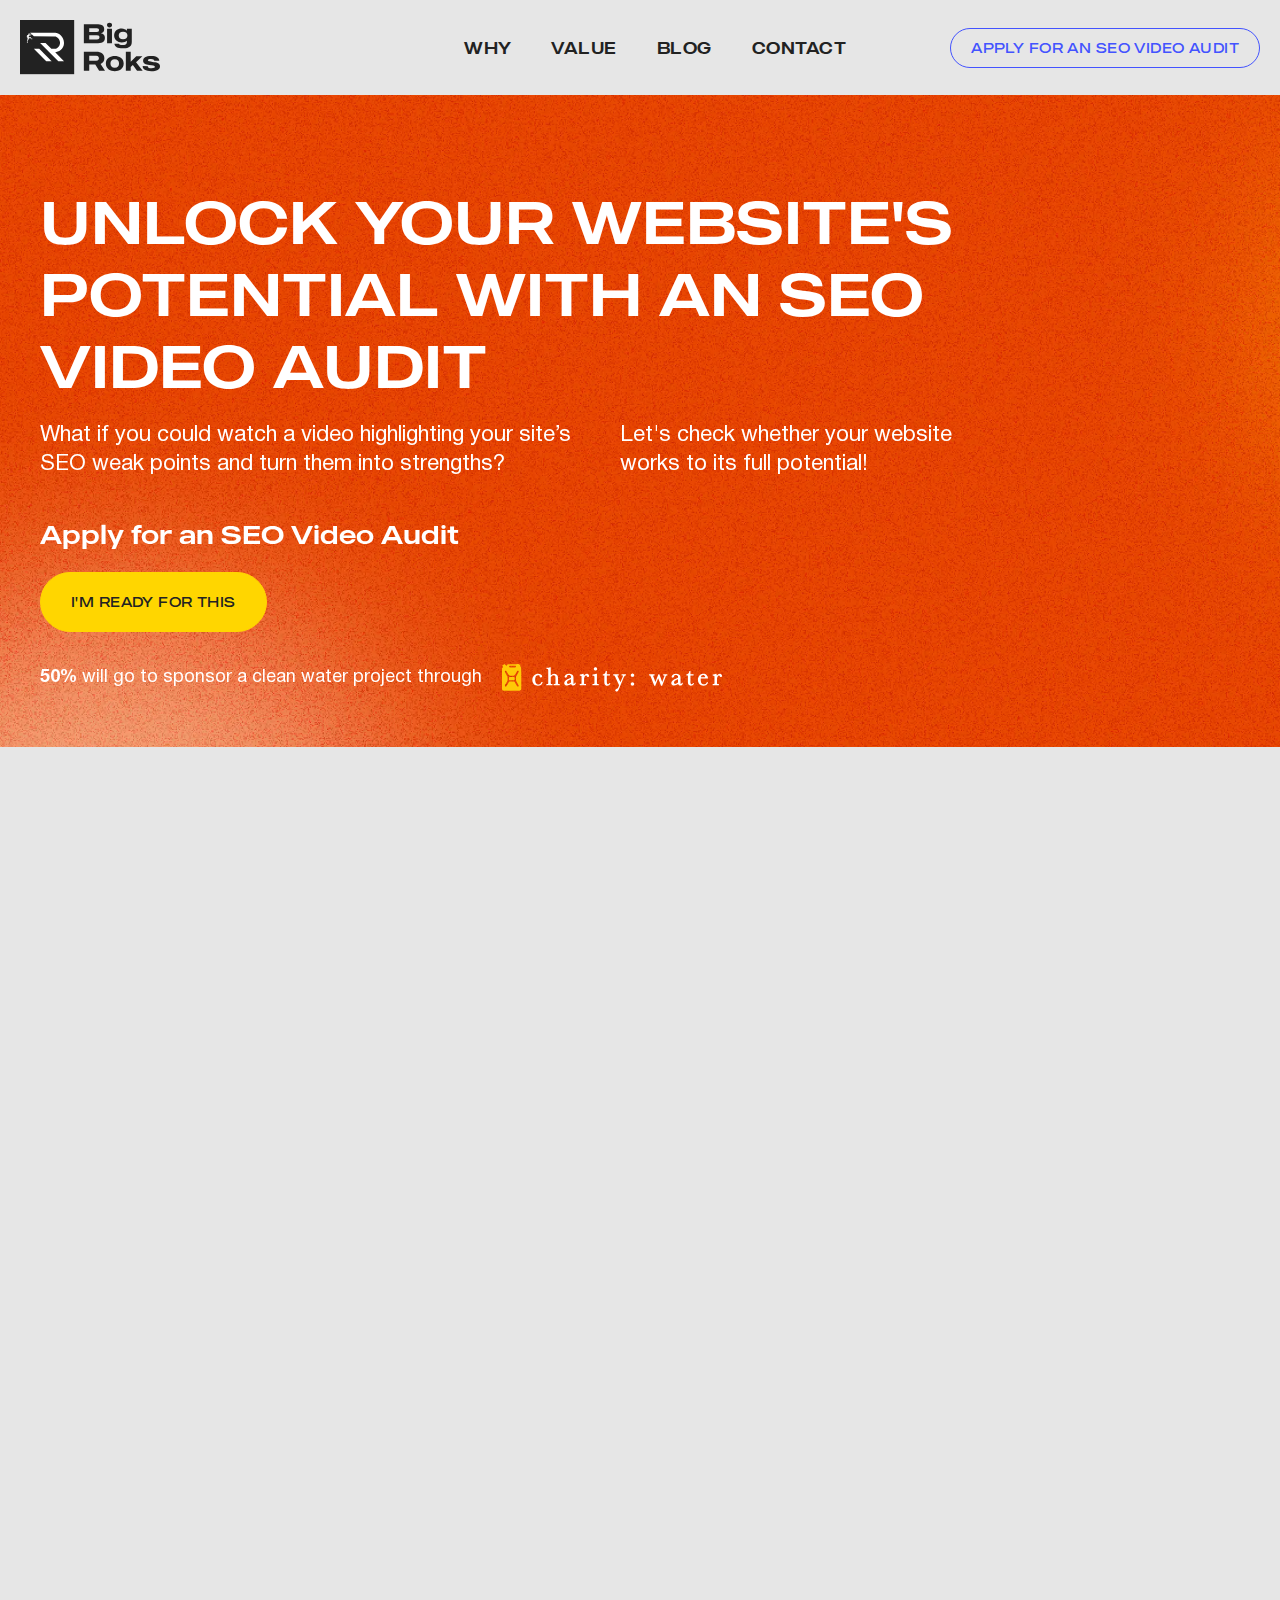
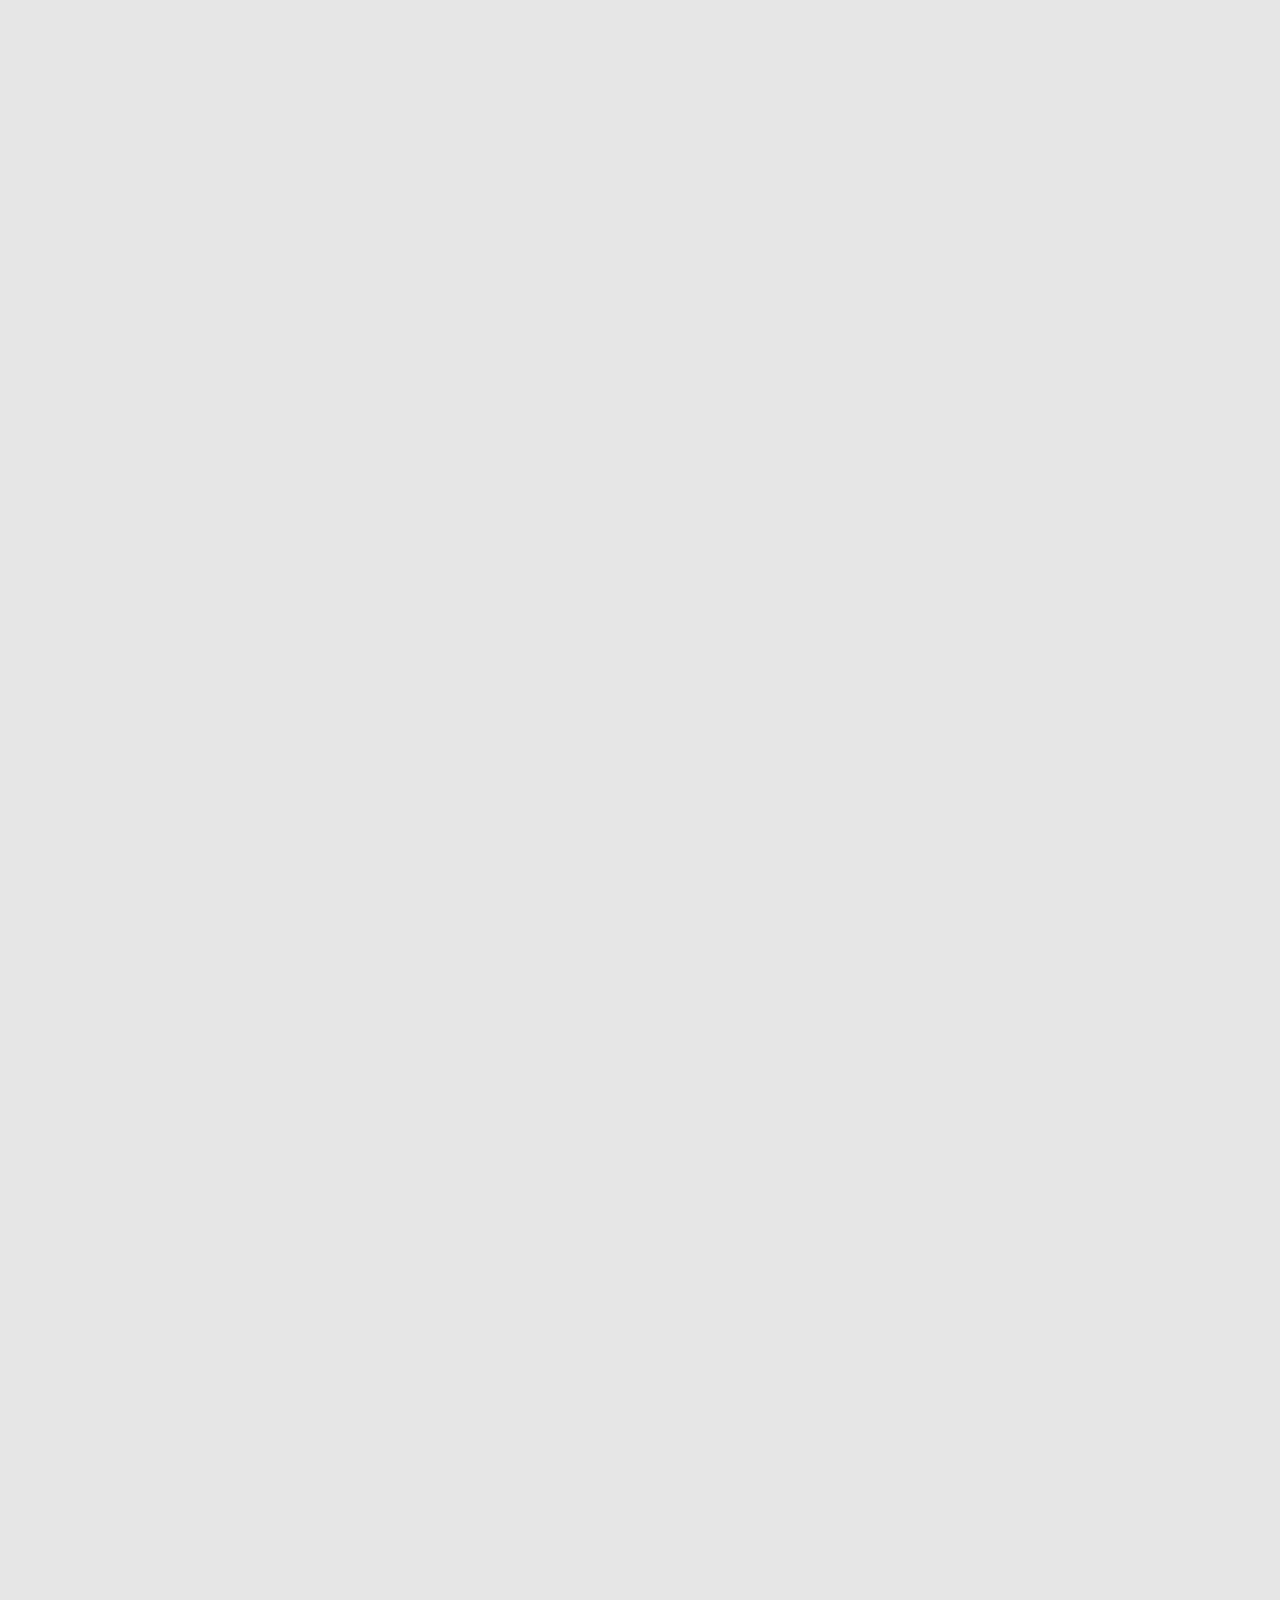
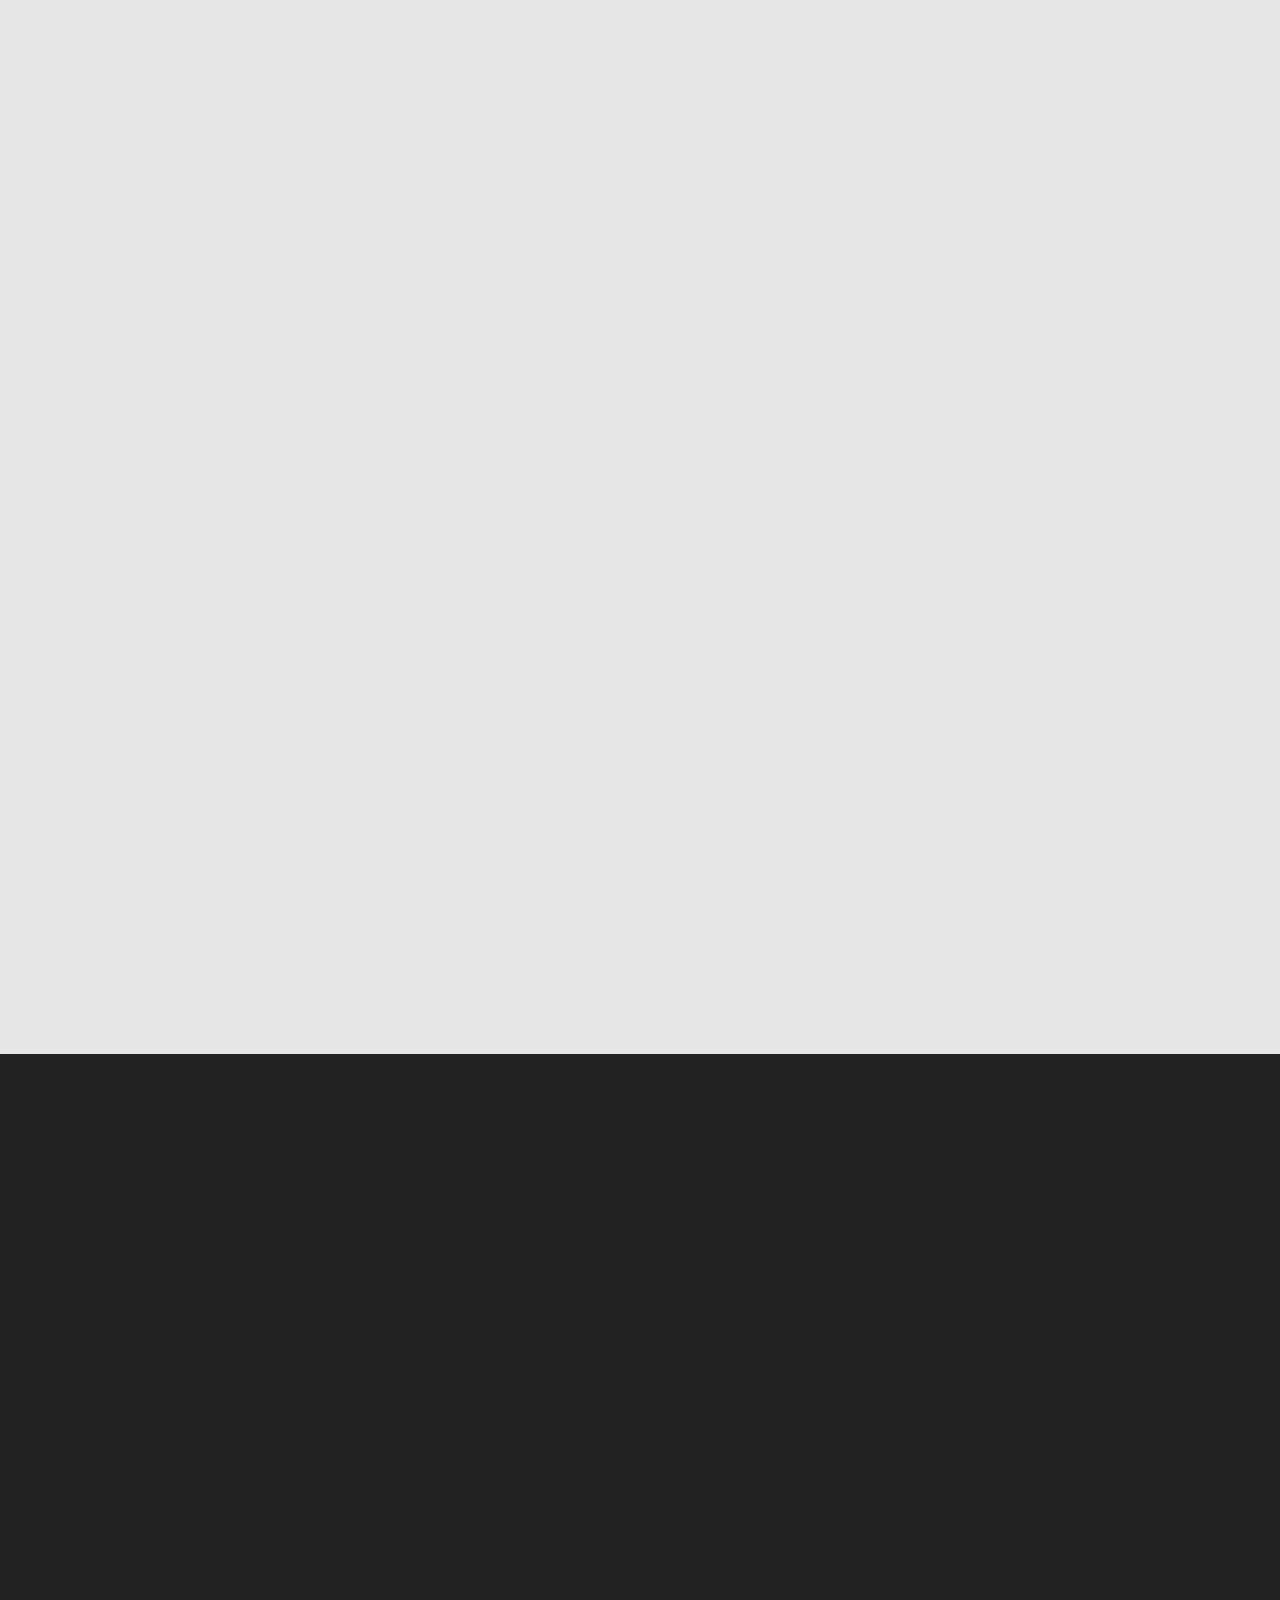
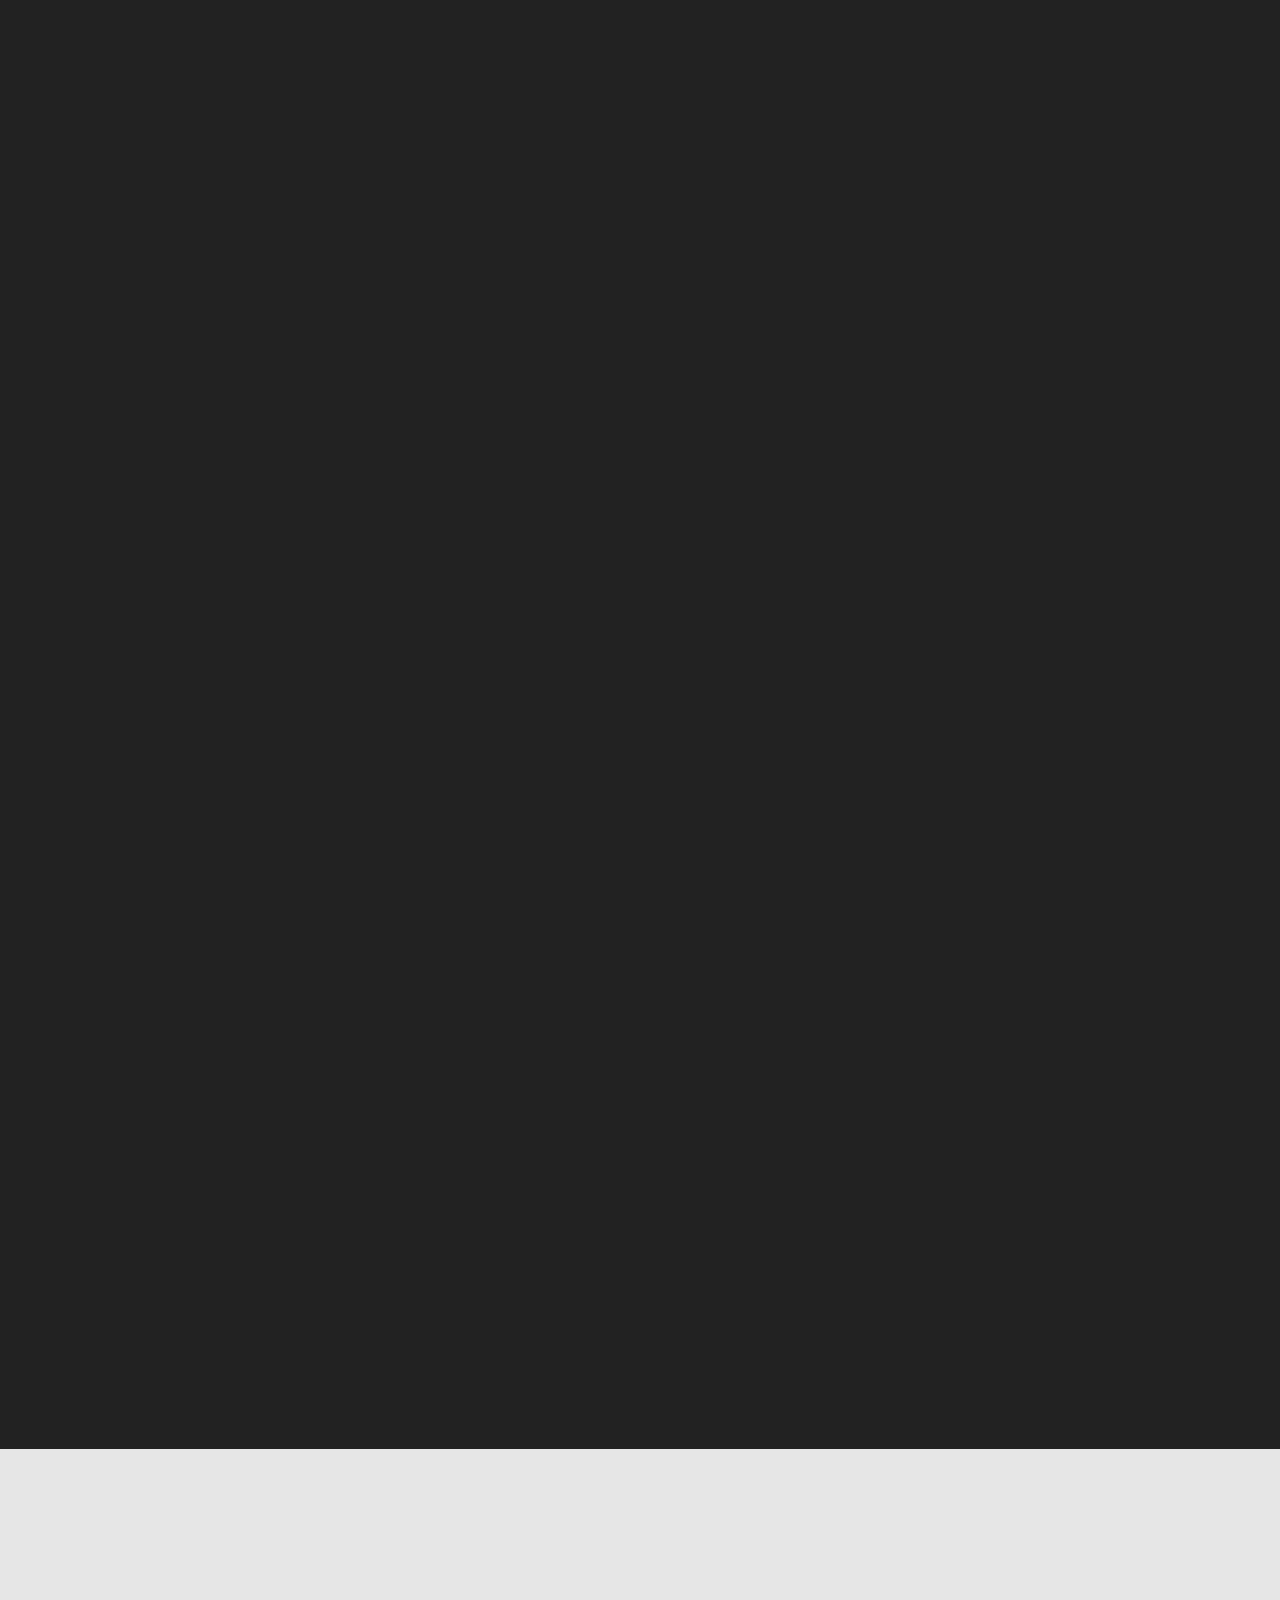
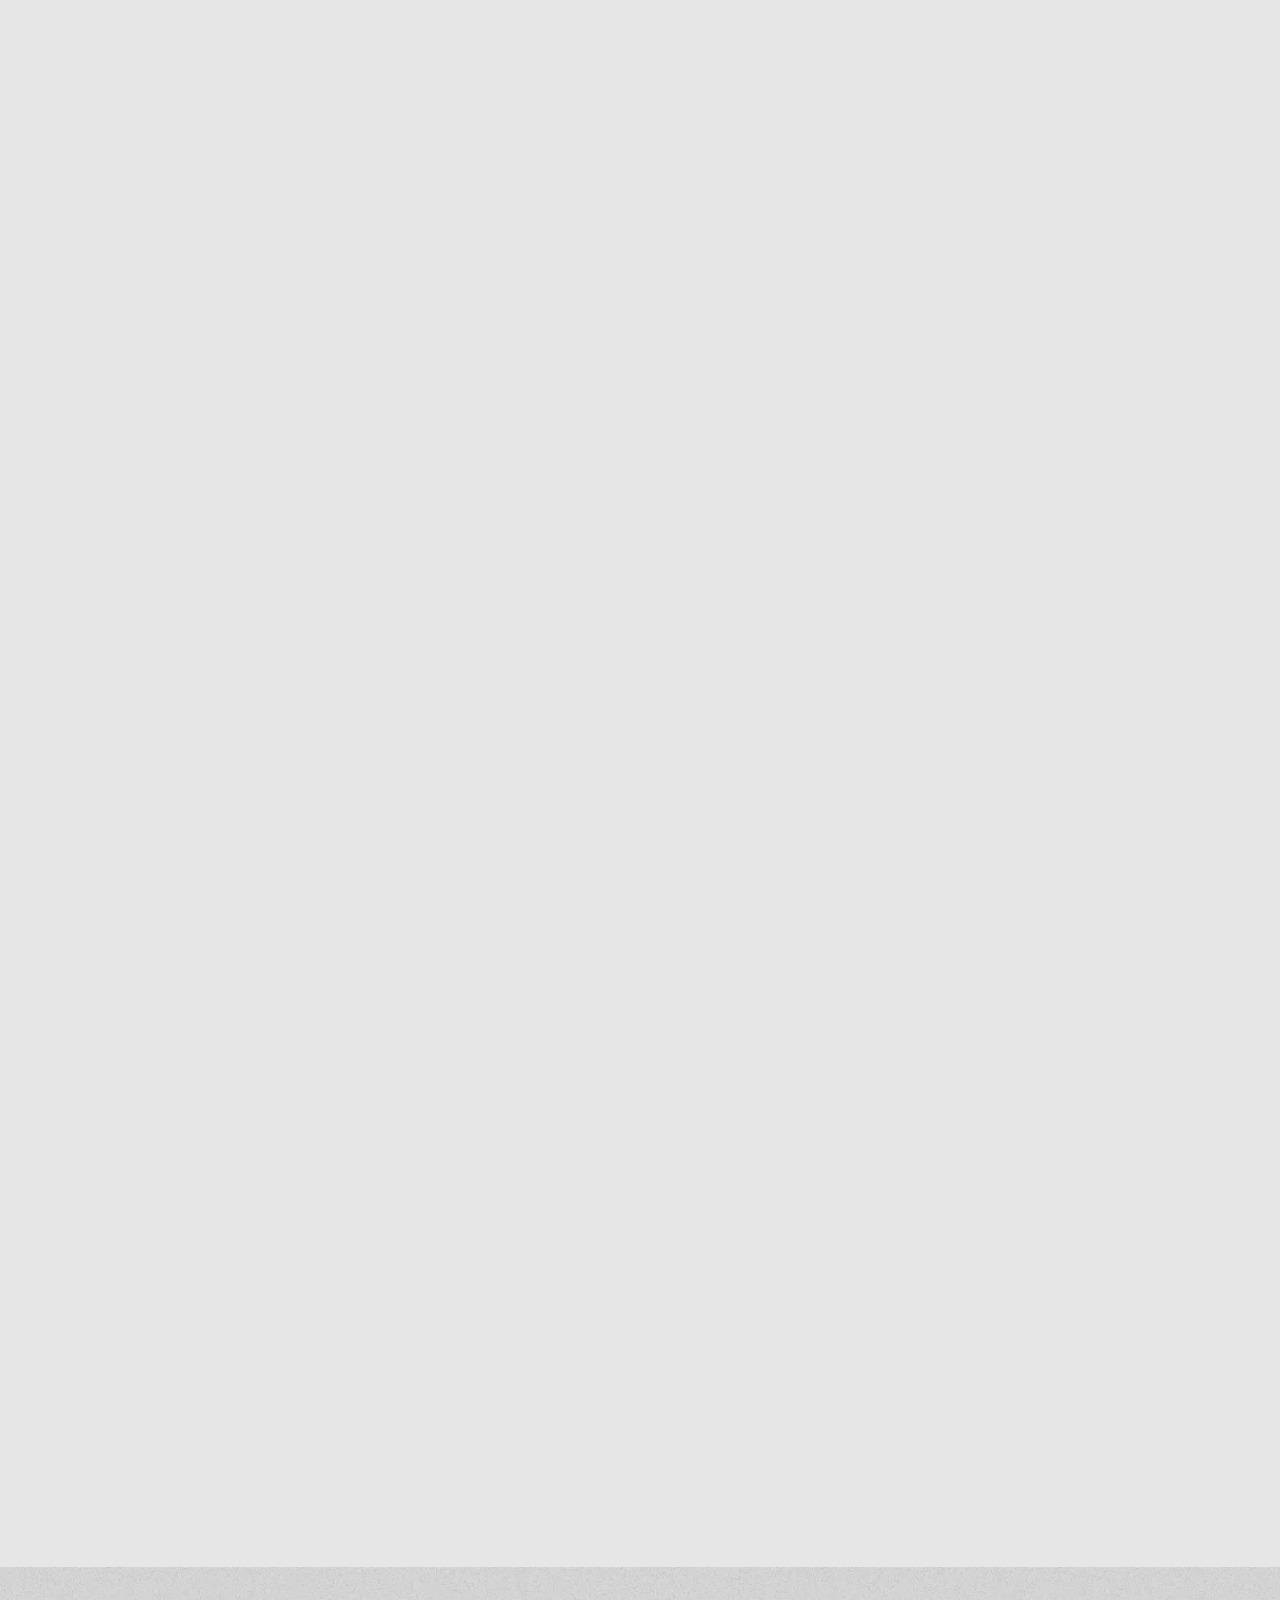
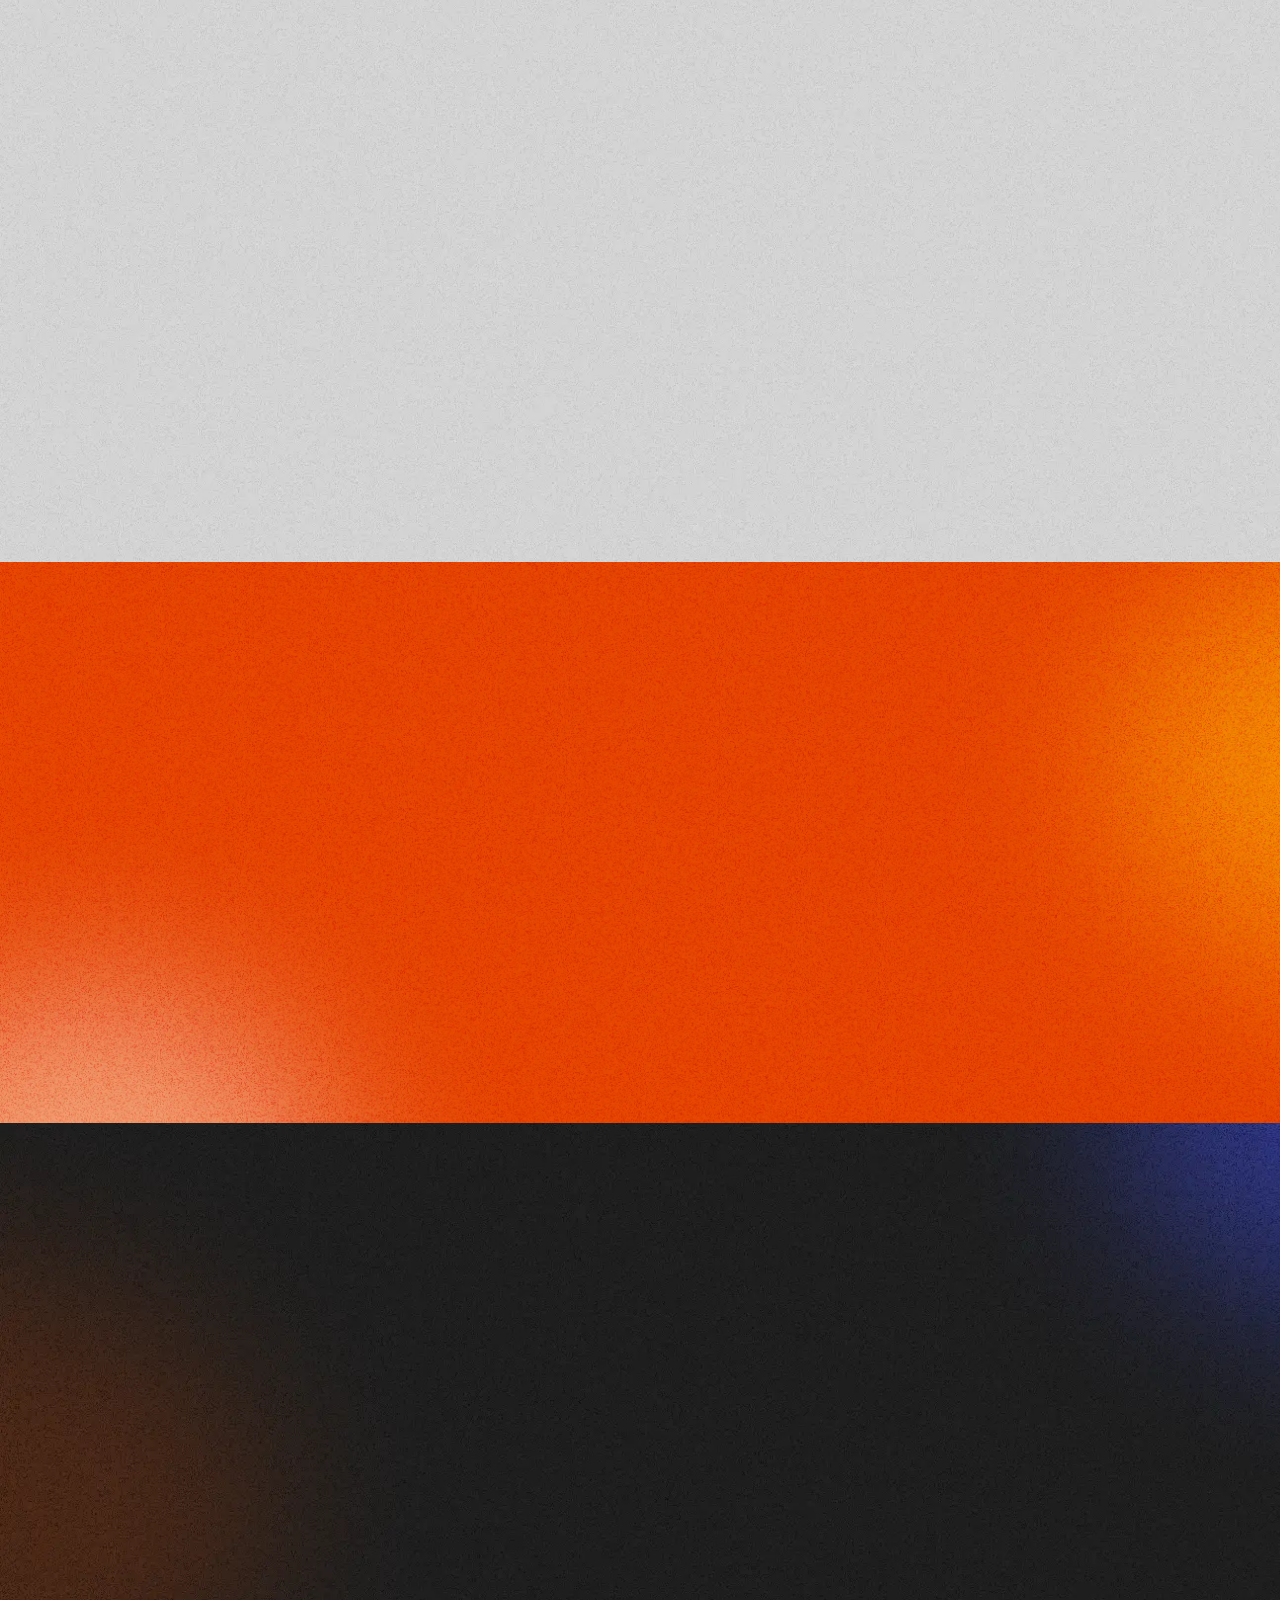
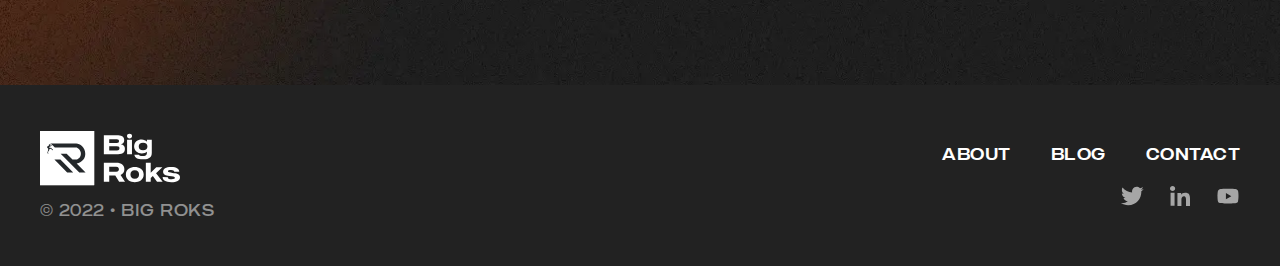
<file: seo-audit.html>
<!DOCTYPE html>
<html lang="en">
<head>
	<meta charset="UTF-8">
	<meta name="viewport" content="width=device-width, initial-scale=1.0">
	<meta name="robots" content="noindex">
	<title>Big Roks</title>
	<link rel="stylesheet" href="css/swiper-bundle.min.css">
	<link rel="stylesheet" href="css/aos.css">
	<link rel="stylesheet" href="css/style.css">
</head>
<body>
	<header class="header">
		<div class="header__container">
			<div class="header__row">
				<a href="" class="logo">
					<img src="img/logo-black.svg" alt="Big Rocks logo">
				</a>
				<nav class="header__nav">
					<ul>
						<li><a href="#">why</a></li>
						<li><a href="#">value</a></li>
						<li><a href="#">blog</a></li>
						<li><a href="#">contact</a></li>
					</ul>
				</nav>
				<div class="header__right">
					<a href="" class="btn-1"><span>Apply for an SEO Video Audit</span></a>
					<div id="burger" class="burger-btn">
						<span></span>
						<span></span>
					</div>
				</div>
			</div>
		</div>
	</header>
	<div class="mobile-menu">
		<nav>
			<ul>
				<li>
					<a href="#">why</a>
				</li>
				<li>
					<a href="#">Value</a>
				</li>
				<li>
					<a href="#">Blog</a>
				</li>
				<li>
					<a href="#">Contact</a>
				</li>
			</ul>
		</nav>
		<div class="mobile-menu__close">
			<svg width="35" height="34" viewBox="0 0 35 34" fill="none" xmlns="http://www.w3.org/2000/svg">
				<rect width="46.0915" height="1.53638" transform="matrix(0.707205 0.707008 -0.707205 0.707008 1.08862 0.32666)" fill="#222222"/>
				<rect width="46.0915" height="1.53638" transform="matrix(0.707205 -0.707008 0.707205 0.707008 0.319336 32.5874)" fill="#222222"/>
			</svg>
		</div>
	</div>
	<div class="overlay"></div>
	<div class="fixed-link">
		<a href="" class="btn-1"><span>Apply for an SEO Video Audit</span></a>
	</div>
	<div class="fixed-link-desktop">
		<a href="" class="btn-2">Apply for an SEO Video Audit</a>
	</div>
	<main>
		<section class="main-banner seo-intro" style="background-image: url('img/seo-audit/journey.webp');">
			<div class="container">
				<div class="main-banner__inner">
					<h1 class="h1" data-aos="fade-up" data-aos-duration="1000">
						Unlock Your Website's <br>
						Potential with an SEO <br>
						Video Audit
					</h1>
					<div class="main-banner__row">
						<p data-aos="fade-up" data-aos-duration="1000">
							What if you could watch a video highlighting your site’s SEO weak points and turn them into strengths?
						</p>
						<p data-aos="fade-up" data-aos-duration="1000">
							Let's check whether your website works to its full potential!
						</p>
						<div class="seo-intro__text h6" data-aos="fade-up" data-aos-duration="1000">
							Apply for an SEO Video Audit
						</div>
						<div class="btn-container" data-aos="fade-up" data-aos-duration="1000">
							<a href="" class="btn-2 yellow-btn">
								I'm ready for this
							</a>
						</div>
						<div class="seo-intro__small-row" data-aos="fade-up" data-aos-duration="1000">
							<span>
								<b>50% </b> will go to sponsor a clean water project through
							</span>
							<a href="#"><img src="img/seo-audit/yellow-svg.svg" alt=""></a>
						</div>
					</div>
				</div>
			</div>
		</section>
		<section class="check-advantages">
			<div class="container">
				<div class="check-advantages__row">
					<div class="check-advantages__item" data-aos="fade-up" data-aos-duration="1000">
						<svg width="40" height="40" viewBox="0 0 40 40" fill="none" xmlns="http://www.w3.org/2000/svg">
							<path d="M20 2.5C10.3359 2.5 2.5 10.3359 2.5 20C2.5 29.6641 10.3359 37.5 20 37.5C29.6641 37.5 37.5 29.6641 37.5 20C37.5 10.3359 29.6641 2.5 20 2.5ZM27.5586 14.2852L19.332 25.6914C19.2171 25.8519 19.0655 25.9827 18.8899 26.0729C18.7143 26.1631 18.5197 26.2101 18.3223 26.2101C18.1248 26.2101 17.9303 26.1631 17.7547 26.0729C17.5791 25.9827 17.4275 25.8519 17.3125 25.6914L12.4414 18.9414C12.293 18.7344 12.4414 18.4453 12.6953 18.4453H14.5273C14.9258 18.4453 15.3047 18.6367 15.5391 18.9648L18.3203 22.8242L24.4609 14.3086C24.6953 13.9844 25.0703 13.7891 25.4727 13.7891H27.3047C27.5586 13.7891 27.707 14.0781 27.5586 14.2852Z" fill="#4353FF"/>
						</svg>
						<p class="h6">
							You’ll get an easy-to-digest and thorough <span class="blue-text">video in the next 48 hours.</span>
						</p>
					</div>
					<div class="check-advantages__item" data-aos="fade-up" data-aos-duration="1000">
						<svg width="40" height="40" viewBox="0 0 40 40" fill="none" xmlns="http://www.w3.org/2000/svg">
							<path d="M20 2.5C10.3359 2.5 2.5 10.3359 2.5 20C2.5 29.6641 10.3359 37.5 20 37.5C29.6641 37.5 37.5 29.6641 37.5 20C37.5 10.3359 29.6641 2.5 20 2.5ZM27.5586 14.2852L19.332 25.6914C19.2171 25.8519 19.0655 25.9827 18.8899 26.0729C18.7143 26.1631 18.5197 26.2101 18.3223 26.2101C18.1248 26.2101 17.9303 26.1631 17.7547 26.0729C17.5791 25.9827 17.4275 25.8519 17.3125 25.6914L12.4414 18.9414C12.293 18.7344 12.4414 18.4453 12.6953 18.4453H14.5273C14.9258 18.4453 15.3047 18.6367 15.5391 18.9648L18.3203 22.8242L24.4609 14.3086C24.6953 13.9844 25.0703 13.7891 25.4727 13.7891H27.3047C27.5586 13.7891 27.707 14.0781 27.5586 14.2852Z" fill="#4353FF"/>
						</svg>
						<p class="h6">
							You’ll get <span class="blue-text">step-by-step instructions</span> on the most critical items to improve on your website, all captured on video.
						</p>
					</div>
					<div class="check-advantages__item" data-aos="fade-up" data-aos-duration="1000">
						<svg width="40" height="40" viewBox="0 0 40 40" fill="none" xmlns="http://www.w3.org/2000/svg">
							<path d="M20 2.5C10.3359 2.5 2.5 10.3359 2.5 20C2.5 29.6641 10.3359 37.5 20 37.5C29.6641 37.5 37.5 29.6641 37.5 20C37.5 10.3359 29.6641 2.5 20 2.5ZM27.5586 14.2852L19.332 25.6914C19.2171 25.8519 19.0655 25.9827 18.8899 26.0729C18.7143 26.1631 18.5197 26.2101 18.3223 26.2101C18.1248 26.2101 17.9303 26.1631 17.7547 26.0729C17.5791 25.9827 17.4275 25.8519 17.3125 25.6914L12.4414 18.9414C12.293 18.7344 12.4414 18.4453 12.6953 18.4453H14.5273C14.9258 18.4453 15.3047 18.6367 15.5391 18.9648L18.3203 22.8242L24.4609 14.3086C24.6953 13.9844 25.0703 13.7891 25.4727 13.7891H27.3047C27.5586 13.7891 27.707 14.0781 27.5586 14.2852Z" fill="#4353FF"/>
						</svg>
						<p class="h6">
							Creating SEO Audits recorded as a simple video is our favorite approach to showcase <span class="blue-text">our work style and what you can expect</span>  from partnering with us.
						</p>
					</div>
				</div>
			</div>
		</section>
		<section class="video-block">
			<div class="container">
				<h2 class="h2" data-aos="fade-up" data-aos-duration="1000">
					<span class="blue-text">Get more leads</span> talking advantages of SEO opportunities
				</h2>
				<p class="subtitle" data-aos="fade-up" data-aos-duration="1000">
					We will show you what works, what doesn't, and how to get even better results from your website's SEO.
				</p>
				<div class="video-block__video" data-aos="fade-in" data-aos-duration="1000">
					<iframe width="560" height="315" src="https://www.youtube.com/embed/7H7cTSml5zk" title="YouTube video player" frameborder="0" allow="accelerometer; autoplay; clipboard-write; encrypted-media; gyroscope; picture-in-picture; web-share" allowfullscreen></iframe>
				</div>
			</div>
		</section>
		<section class="image-box">
			<div class="image-box__container">
				<div class="image-box__row row-reverse">
					<div class="image-box__left content-box image-box__item" data-aos="fade-up" data-aos-duration="1000">
						<h3 class="h3">
							Condensed No Fluff Advice On What To Adjust To Make It Work Better
						</h3>
						<p>
							One visual SEO Audit is worth a 100 words. <br><br>

							We value time a lot—both our and our client's time. <br><br>

							A <span class="blue-text">10-minute video SEO audit</span> will help you navigate the most critical Technical and On-Page SEO issues your site may have. Quickly and effectively.
						</p>
					</div>
					<div class="image-box__right image-box__item" data-aos="fade-up" data-aos-duration="1000">
						<img src="img/seo-audit/image-1.webp" alt="">
					</div>
				</div>
			</div>
		</section>
		<section class="image-box">
			<div class="image-box__container">
				<div class="image-box__row">
					<div class="image-box__left image-box__item" data-aos="fade-up" data-aos-duration="1000">
						<img src="img/seo-audit/image-2.webp" alt="">
					</div>
					<div class="image-box__right content-box image-box__item" data-aos="fade-up" data-aos-duration="1000">
						<h3 class="h3">
							What Is An SEO Video Audit?
						</h3>
						<p>
							Imagine having a personal detective for your website, equipped with an eagle eye for detail and a knack for uncovering hidden opportunities. <br><br>

							Such a Video Audit is a <span class="blue-text">comprehensive scan that peels back the layers of your site's health to diagnose what may be amiss and reveal the essential fixes that can ignite a newfound love affair with Google.</span> <br><br>
							But this is different from your regular audit. We've taken it a step further, bringing the power of video to the table. <br><br>

							<span class="blue-text">We dive deep into the intricacies of your website and disclose the mysteries</span> that may be holding your online presence back.
						</p>
						<a href="" class="btn-2"><span>OK! Let's do it</span></a>
					</div>
				</div>
			</div>
		</section>
		<section class="black-section">
			<div class="container">
				<div class="black-section__rows">

					<div class="black-section__row">
						<div class="black-section__item" data-aos="fade-up" data-aos-duration="1000">
							<h2 class="h2">
								<span class="orange-text">Benefits</span> of an SEO Video Audits
							</h2>
						</div>
						<div class="black-section__item" data-aos="fade-up" data-aos-duration="1000">
							<p class="small-margin">
								Opting for our Video Audit can unlock a world of benefits. <span class="orange-text">Discover hidden opportunities to outperform your competitors, pinpoint and resolve any SEO issues holding you back,</span> and receive personalized recommendations tailored to your website's unique needs.
							</p>
							<h4 class="h4">
								A Visual Journey through Your Digital Domain
							</h4>
							<p>
								We start by taking you on a visual journey through your digital domain. We meticulously explore every nook and cranny of your website, capturing real-time footage of the good, the bad, and the untapped potential. <br><br>

								This unique perspective will provide you a comprehensive understanding of your website's current state, replacing a bunch of SEO reports with a single visual aid.
							</p>
						</div>
					</div>

					<div class="black-section__row align-center">
						<div class="black-section__item" data-aos="fade-up" data-aos-duration="1000">
							<h2 class="h2">
								Discovering Hidden Treasures
							</h2>
							<p>
								First, we search for the most critical Technical SEO issues, missed optimization opportunities, and low-hanging fruit possibilities. Then, we'll spotlight those hidden gems that can unlock new avenues of growth and propel your website toward higher rankings.
							</p>
						</div>
						<div class="black-section__item" data-aos="fade-up" data-aos-duration="1000">
							<img src="img/seo-audit/image-5.webp" alt="">
						</div>
					</div>

					<div class="black-section__row align-center">
						<div class="black-section__item half-image" data-aos="fade-up" data-aos-duration="1000">
							<img src="img/seo-audit/image-6.webp" alt="">
						</div>
						<div class="black-section__item" data-aos="fade-up" data-aos-duration="1000">
							<h2 class="h2">
								Unmasking Technical Gremlins
							</h2>
							<p>
								Technical glitches and gremlins can lurk behind the scenes, hindering your website's performance and sabotaging your SEO efforts. Our video audit uncovers these elusive culprits, highlighting slow loading times, broken links, and mobile compatibility hiccups. <br>
								With this knowledge, we can provide actionable tips to avoid these hurdles and restore your site's technical excellence.
							</p>
							<a href="" class="btn-2">OK! Let's do it</a>
						</div>
					</div>

				</div>
			</div>
		</section>
		<section class="image-box">
			<div class="image-box__container">
				<div class="image-box__row row-reverse">
					<div class="image-box__left content-box image-box__item" data-aos="fade-up" data-aos-duration="1000">
						<h3 class="h3">
							Empowering You 
							with Actionable Recommendations
						</h3>
						<p>
							We don't just stop at identifying issues; <span class="blue-text">we empower you with actionable steps to drive real results.</span> Our video audit report is a treasure trove of insights, accompanied by clear and concise explanations. We break down complex concepts, demystify jargon, and <span class="blue-text">guide you toward implementing effective strategies that align with your goals.</span>
						</p>
					</div>
					<div class="image-box__right image-box__item" data-aos="fade-up" data-aos-duration="1000">
						<img src="img/seo-audit/image-1.webp" alt="">
					</div>
				</div>
			</div>
		</section>
		<section class="image-box">
			<div class="image-box__container">
				<div class="image-box__row">
					<div class="image-box__left image-box__item" data-aos="fade-up" data-aos-duration="1000">
						<img src="img/seo-audit/image-2.webp" alt="">
					</div>
					<div class="image-box__right content-box image-box__item" data-aos="fade-up" data-aos-duration="1000">
						<h3 class="h3">
							A Catalyst for Transformation
						</h3>
						<p>
							Think of the SEO Video Audit as a catalyst for transformation. It's not just about fixing what's broken; <span class="blue-text">it's about unlocking your website's true potential.</span> With our expert advice and strategic recommendations, you'll be armed with the knowledge and tools to elevate your online presence, outrank the competition, and captivate your target audience.
						</p>
						<a href="" class="btn-2"><span>OK! Let's do it</span></a>
					</div>
				</div>
			</div>
		</section>
		<section class="single-review" style="background-image: url('img/seo-audit/review-bg.webp')">
			<div class="container">
				<div class="swiper reviews-slider"  data-aos="fade-in" data-aos-duration="1000">
					<div class="swiper-wrapper">
						<div class="swiper-slide reviews__item">
							<img src="img/review-image.webp" alt="" class="reviews__image">
							<div class="reviews__content">
								<div class="h3">
									”BIG ROKS is a talented SEO agency and provided valuable strategic direction to improve the website's organic performance. I highly recommend their services.”
								</div>
								<p>
									Hayden Hill, Founder of Piano Groove
								</p>
								<div class="reviews__rating">
									<svg width="20" height="20" viewBox="0 0 20 20" fill="none" xmlns="http://www.w3.org/2000/svg">
										<path d="M18.2892 7.64918C18.2368 7.4949 18.1404 7.35934 18.0118 7.25923C17.8833 7.15912 17.7283 7.09884 17.5658 7.08584L12.815 6.70834L10.7592 2.15751C10.6937 2.01094 10.5872 1.88645 10.4526 1.79906C10.3179 1.71167 10.1608 1.66513 10.0003 1.66504C9.83975 1.66495 9.68262 1.71132 9.54787 1.79856C9.41311 1.8858 9.30648 2.01018 9.24085 2.15668L7.18501 6.70834L2.43418 7.08584C2.27456 7.09849 2.12196 7.15685 1.99464 7.25395C1.86732 7.35105 1.77067 7.48278 1.71626 7.63337C1.66184 7.78396 1.65196 7.94704 1.6878 8.1031C1.72364 8.25916 1.80368 8.40158 1.91835 8.51334L5.42918 11.9358L4.18751 17.3125C4.14981 17.4753 4.16189 17.6456 4.22219 17.8014C4.2825 17.9572 4.38823 18.0913 4.52568 18.1862C4.66313 18.2812 4.82594 18.3326 4.993 18.3339C5.16005 18.3352 5.32363 18.2862 5.46251 18.1933L10 15.1683L14.5375 18.1933C14.6795 18.2876 14.8469 18.3361 15.0172 18.3324C15.1875 18.3286 15.3527 18.2728 15.4903 18.1724C15.628 18.0721 15.7317 17.9319 15.7873 17.7709C15.843 17.6099 15.848 17.4356 15.8017 17.2717L14.2775 11.9383L18.0575 8.53668C18.305 8.31334 18.3958 7.96501 18.2892 7.64918Z" fill="#4353FF"/>
									</svg>
									<svg width="20" height="20" viewBox="0 0 20 20" fill="none" xmlns="http://www.w3.org/2000/svg">
										<path d="M18.2892 7.64918C18.2368 7.4949 18.1404 7.35934 18.0118 7.25923C17.8833 7.15912 17.7283 7.09884 17.5658 7.08584L12.815 6.70834L10.7592 2.15751C10.6937 2.01094 10.5872 1.88645 10.4526 1.79906C10.3179 1.71167 10.1608 1.66513 10.0003 1.66504C9.83975 1.66495 9.68262 1.71132 9.54787 1.79856C9.41311 1.8858 9.30648 2.01018 9.24085 2.15668L7.18501 6.70834L2.43418 7.08584C2.27456 7.09849 2.12196 7.15685 1.99464 7.25395C1.86732 7.35105 1.77067 7.48278 1.71626 7.63337C1.66184 7.78396 1.65196 7.94704 1.6878 8.1031C1.72364 8.25916 1.80368 8.40158 1.91835 8.51334L5.42918 11.9358L4.18751 17.3125C4.14981 17.4753 4.16189 17.6456 4.22219 17.8014C4.2825 17.9572 4.38823 18.0913 4.52568 18.1862C4.66313 18.2812 4.82594 18.3326 4.993 18.3339C5.16005 18.3352 5.32363 18.2862 5.46251 18.1933L10 15.1683L14.5375 18.1933C14.6795 18.2876 14.8469 18.3361 15.0172 18.3324C15.1875 18.3286 15.3527 18.2728 15.4903 18.1724C15.628 18.0721 15.7317 17.9319 15.7873 17.7709C15.843 17.6099 15.848 17.4356 15.8017 17.2717L14.2775 11.9383L18.0575 8.53668C18.305 8.31334 18.3958 7.96501 18.2892 7.64918Z" fill="#4353FF"/>
									</svg>
									<svg width="20" height="20" viewBox="0 0 20 20" fill="none" xmlns="http://www.w3.org/2000/svg">
										<path d="M18.2892 7.64918C18.2368 7.4949 18.1404 7.35934 18.0118 7.25923C17.8833 7.15912 17.7283 7.09884 17.5658 7.08584L12.815 6.70834L10.7592 2.15751C10.6937 2.01094 10.5872 1.88645 10.4526 1.79906C10.3179 1.71167 10.1608 1.66513 10.0003 1.66504C9.83975 1.66495 9.68262 1.71132 9.54787 1.79856C9.41311 1.8858 9.30648 2.01018 9.24085 2.15668L7.18501 6.70834L2.43418 7.08584C2.27456 7.09849 2.12196 7.15685 1.99464 7.25395C1.86732 7.35105 1.77067 7.48278 1.71626 7.63337C1.66184 7.78396 1.65196 7.94704 1.6878 8.1031C1.72364 8.25916 1.80368 8.40158 1.91835 8.51334L5.42918 11.9358L4.18751 17.3125C4.14981 17.4753 4.16189 17.6456 4.22219 17.8014C4.2825 17.9572 4.38823 18.0913 4.52568 18.1862C4.66313 18.2812 4.82594 18.3326 4.993 18.3339C5.16005 18.3352 5.32363 18.2862 5.46251 18.1933L10 15.1683L14.5375 18.1933C14.6795 18.2876 14.8469 18.3361 15.0172 18.3324C15.1875 18.3286 15.3527 18.2728 15.4903 18.1724C15.628 18.0721 15.7317 17.9319 15.7873 17.7709C15.843 17.6099 15.848 17.4356 15.8017 17.2717L14.2775 11.9383L18.0575 8.53668C18.305 8.31334 18.3958 7.96501 18.2892 7.64918Z" fill="#4353FF"/>
									</svg>
									<svg width="20" height="20" viewBox="0 0 20 20" fill="none" xmlns="http://www.w3.org/2000/svg">
										<path d="M18.2892 7.64918C18.2368 7.4949 18.1404 7.35934 18.0118 7.25923C17.8833 7.15912 17.7283 7.09884 17.5658 7.08584L12.815 6.70834L10.7592 2.15751C10.6937 2.01094 10.5872 1.88645 10.4526 1.79906C10.3179 1.71167 10.1608 1.66513 10.0003 1.66504C9.83975 1.66495 9.68262 1.71132 9.54787 1.79856C9.41311 1.8858 9.30648 2.01018 9.24085 2.15668L7.18501 6.70834L2.43418 7.08584C2.27456 7.09849 2.12196 7.15685 1.99464 7.25395C1.86732 7.35105 1.77067 7.48278 1.71626 7.63337C1.66184 7.78396 1.65196 7.94704 1.6878 8.1031C1.72364 8.25916 1.80368 8.40158 1.91835 8.51334L5.42918 11.9358L4.18751 17.3125C4.14981 17.4753 4.16189 17.6456 4.22219 17.8014C4.2825 17.9572 4.38823 18.0913 4.52568 18.1862C4.66313 18.2812 4.82594 18.3326 4.993 18.3339C5.16005 18.3352 5.32363 18.2862 5.46251 18.1933L10 15.1683L14.5375 18.1933C14.6795 18.2876 14.8469 18.3361 15.0172 18.3324C15.1875 18.3286 15.3527 18.2728 15.4903 18.1724C15.628 18.0721 15.7317 17.9319 15.7873 17.7709C15.843 17.6099 15.848 17.4356 15.8017 17.2717L14.2775 11.9383L18.0575 8.53668C18.305 8.31334 18.3958 7.96501 18.2892 7.64918Z" fill="#4353FF"/>
									</svg>
									<svg width="20" height="20" viewBox="0 0 20 20" fill="none" xmlns="http://www.w3.org/2000/svg">
										<path d="M18.2892 7.64918C18.2368 7.4949 18.1404 7.35934 18.0118 7.25923C17.8833 7.15912 17.7283 7.09884 17.5658 7.08584L12.815 6.70834L10.7592 2.15751C10.6937 2.01094 10.5872 1.88645 10.4526 1.79906C10.3179 1.71167 10.1608 1.66513 10.0003 1.66504C9.83975 1.66495 9.68262 1.71132 9.54787 1.79856C9.41311 1.8858 9.30648 2.01018 9.24085 2.15668L7.18501 6.70834L2.43418 7.08584C2.27456 7.09849 2.12196 7.15685 1.99464 7.25395C1.86732 7.35105 1.77067 7.48278 1.71626 7.63337C1.66184 7.78396 1.65196 7.94704 1.6878 8.1031C1.72364 8.25916 1.80368 8.40158 1.91835 8.51334L5.42918 11.9358L4.18751 17.3125C4.14981 17.4753 4.16189 17.6456 4.22219 17.8014C4.2825 17.9572 4.38823 18.0913 4.52568 18.1862C4.66313 18.2812 4.82594 18.3326 4.993 18.3339C5.16005 18.3352 5.32363 18.2862 5.46251 18.1933L10 15.1683L14.5375 18.1933C14.6795 18.2876 14.8469 18.3361 15.0172 18.3324C15.1875 18.3286 15.3527 18.2728 15.4903 18.1724C15.628 18.0721 15.7317 17.9319 15.7873 17.7709C15.843 17.6099 15.848 17.4356 15.8017 17.2717L14.2775 11.9383L18.0575 8.53668C18.305 8.31334 18.3958 7.96501 18.2892 7.64918Z" fill="#4353FF"/>
									</svg>
									<p><b>5.00</b></p>
								</div>
							</div>
						</div>
					</div>
				</div>
			</div>
		</section>
		<section class="journey" style="background-image: url('img/seo-audit/journey.webp')">
			<div class="container" data-aos="fade-up" data-aos-duration="1000">
				<h2 class="h2">
					Are you ready for the journey towards SEO excellence?
				</h2>
				<p class="subtitle">
					It's time to unlock the power of the SEO Video Audit and unleash your website's untapped potential. Let our expert team guide you through this transformative process, one frame at a time.
				</p>
				<a href="" class="btn-2 yellow-btn">I'm ready for this</a>
			</div>
		</section>
		<section class="pricing" style="background-image: url('img/seo-audit/pricing-bg.webp')">
			<div class="container">
				<div class="pricing__row">
					<div class="pricing__item" data-aos="fade-up" data-aos-duration="1000">
						<h2 class="h2">
							Simple pricing
						</h2>
						<div class="pricing__subtitle">
							<span><b>50%</b> will go to sponsor a clean water project through</span>
							<a href=""><img src="img/seo-audit/yellow-svg.svg" alt=""></a>
						</div>
						<a href="" class="btn-2">Let's do it</a>
					</div>
					<div class="pricing__item" data-aos="fade-up" data-aos-duration="1000">
						<h2 class="h2">
							$29
						</h2>
						<div class="pricing__list">
							<div class="pricing__list-item">
								<svg width="30" height="30" viewBox="0 0 30 30" fill="none" xmlns="http://www.w3.org/2000/svg">
									<path d="M15 1.875C7.75195 1.875 1.875 7.75195 1.875 15C1.875 22.248 7.75195 28.125 15 28.125C22.248 28.125 28.125 22.248 28.125 15C28.125 7.75195 22.248 1.875 15 1.875ZM20.6689 10.7139L14.499 19.2686C14.4128 19.3889 14.2991 19.487 14.1674 19.5546C14.0357 19.6223 13.8898 19.6576 13.7417 19.6576C13.5936 19.6576 13.4477 19.6223 13.316 19.5546C13.1843 19.487 13.0706 19.3889 12.9844 19.2686L9.33105 14.2061C9.21973 14.0508 9.33105 13.834 9.52148 13.834H10.8955C11.1943 13.834 11.4785 13.9775 11.6543 14.2236L13.7402 17.1182L18.3457 10.7314C18.5215 10.4883 18.8027 10.3418 19.1045 10.3418H20.4785C20.6689 10.3418 20.7803 10.5586 20.6689 10.7139Z" fill="#4353FF"/>
								</svg>
								10-minute video walkthrough
							</div>
							<div class="pricing__list-item">
								<svg width="30" height="30" viewBox="0 0 30 30" fill="none" xmlns="http://www.w3.org/2000/svg">
									<path d="M15 1.875C7.75195 1.875 1.875 7.75195 1.875 15C1.875 22.248 7.75195 28.125 15 28.125C22.248 28.125 28.125 22.248 28.125 15C28.125 7.75195 22.248 1.875 15 1.875ZM20.6689 10.7139L14.499 19.2686C14.4128 19.3889 14.2991 19.487 14.1674 19.5546C14.0357 19.6223 13.8898 19.6576 13.7417 19.6576C13.5936 19.6576 13.4477 19.6223 13.316 19.5546C13.1843 19.487 13.0706 19.3889 12.9844 19.2686L9.33105 14.2061C9.21973 14.0508 9.33105 13.834 9.52148 13.834H10.8955C11.1943 13.834 11.4785 13.9775 11.6543 14.2236L13.7402 17.1182L18.3457 10.7314C18.5215 10.4883 18.8027 10.3418 19.1045 10.3418H20.4785C20.6689 10.3418 20.7803 10.5586 20.6689 10.7139Z" fill="#4353FF"/>
								</svg>
								Clear actionable recommendations
							</div>
							<div class="pricing__list-item">
								<svg width="30" height="30" viewBox="0 0 30 30" fill="none" xmlns="http://www.w3.org/2000/svg">
									<path d="M15 1.875C7.75195 1.875 1.875 7.75195 1.875 15C1.875 22.248 7.75195 28.125 15 28.125C22.248 28.125 28.125 22.248 28.125 15C28.125 7.75195 22.248 1.875 15 1.875ZM20.6689 10.7139L14.499 19.2686C14.4128 19.3889 14.2991 19.487 14.1674 19.5546C14.0357 19.6223 13.8898 19.6576 13.7417 19.6576C13.5936 19.6576 13.4477 19.6223 13.316 19.5546C13.1843 19.487 13.0706 19.3889 12.9844 19.2686L9.33105 14.2061C9.21973 14.0508 9.33105 13.834 9.52148 13.834H10.8955C11.1943 13.834 11.4785 13.9775 11.6543 14.2236L13.7402 17.1182L18.3457 10.7314C18.5215 10.4883 18.8027 10.3418 19.1045 10.3418H20.4785C20.6689 10.3418 20.7803 10.5586 20.6689 10.7139Z" fill="#4353FF"/>
								</svg>
								Private Full-HD upload
							</div>
							<div class="pricing__list-item">
								<svg width="30" height="30" viewBox="0 0 30 30" fill="none" xmlns="http://www.w3.org/2000/svg">
									<path d="M15 1.875C7.75195 1.875 1.875 7.75195 1.875 15C1.875 22.248 7.75195 28.125 15 28.125C22.248 28.125 28.125 22.248 28.125 15C28.125 7.75195 22.248 1.875 15 1.875ZM20.6689 10.7139L14.499 19.2686C14.4128 19.3889 14.2991 19.487 14.1674 19.5546C14.0357 19.6223 13.8898 19.6576 13.7417 19.6576C13.5936 19.6576 13.4477 19.6223 13.316 19.5546C13.1843 19.487 13.0706 19.3889 12.9844 19.2686L9.33105 14.2061C9.21973 14.0508 9.33105 13.834 9.52148 13.834H10.8955C11.1943 13.834 11.4785 13.9775 11.6543 14.2236L13.7402 17.1182L18.3457 10.7314C18.5215 10.4883 18.8027 10.3418 19.1045 10.3418H20.4785C20.6689 10.3418 20.7803 10.5586 20.6689 10.7139Z" fill="#4353FF"/>
								</svg>
								Delivered within 2 workdays
							</div>
						</div>
					</div>
				</div>
			</div>
		</section>
	</main>
	<footer class="footer">
		<div class="container">
			<div class="footer__row">
				<div class="footer__left">
					<a href="" class="logo">
						<img src="img/logo-white.svg" alt="">
					</a>
					<p>© 2022 • BIG ROKS</p>
				</div>
				<div class="footer__right">
					<nav>
						<ul>
							<li><a href="#">about</a></li>
							<li><a href="#">Blog</a></li>
							<li><a href="#">Contact</a></li>
						</ul>
					</nav>
					<div class="footer__socials">
						<a href="">
							<svg width="24" height="24" viewBox="0 0 24 24" fill="none" xmlns="http://www.w3.org/2000/svg">
								<path d="M23.643 4.93708C22.808 5.30708 21.911 5.55708 20.968 5.67008C21.941 5.08787 22.669 4.17154 23.016 3.09208C22.1019 3.63507 21.1014 4.01727 20.058 4.22208C19.3564 3.47294 18.4271 2.9764 17.4143 2.80955C16.4016 2.6427 15.3621 2.81487 14.4573 3.29933C13.5524 3.78379 12.8328 4.55344 12.4102 5.48878C11.9875 6.42412 11.8855 7.47283 12.12 8.47208C10.2677 8.37907 8.45564 7.89763 6.80144 7.05898C5.14723 6.22034 3.68785 5.04324 2.51801 3.60408C2.11801 4.29408 1.88801 5.09408 1.88801 5.94608C1.88757 6.71307 2.07644 7.46832 2.43789 8.14481C2.79934 8.8213 3.32217 9.39811 3.96001 9.82408C3.22029 9.80054 2.49688 9.60066 1.85001 9.24108V9.30108C1.84994 10.3768 2.22204 11.4195 2.90319 12.2521C3.58435 13.0847 4.53258 13.656 5.58701 13.8691C4.9008 14.0548 4.18135 14.0821 3.48301 13.9491C3.78051 14.8747 4.36001 15.6841 5.14038 16.264C5.92075 16.8439 6.86293 17.1653 7.83501 17.1831C6.18485 18.4785 4.1469 19.1812 2.04901 19.1781C1.67739 19.1782 1.30609 19.1565 0.937012 19.1131C3.06649 20.4822 5.54535 21.2089 8.07701 21.2061C16.647 21.2061 21.332 14.1081 21.332 7.95208C21.332 7.75208 21.327 7.55008 21.318 7.35008C22.2293 6.69105 23.0159 5.87497 23.641 4.94008L23.643 4.93708Z" fill="white"/>
							</svg>
						</a>
						<a href="">
							<svg width="24" height="24" viewBox="0 0 24 24" fill="none" xmlns="http://www.w3.org/2000/svg">
								<path fill-rule="evenodd" clip-rule="evenodd" d="M9.429 8.969H13.143V10.819C13.678 9.755 15.05 8.799 17.111 8.799C21.062 8.799 22 10.917 22 14.803V22H18V15.688C18 13.475 17.465 12.227 16.103 12.227C14.214 12.227 13.429 13.572 13.429 15.687V22H9.429V8.969ZM2.57 21.83H6.57V8.799H2.57V21.83ZM7.143 4.55C7.14315 4.88527 7.07665 5.21723 6.94739 5.52659C6.81812 5.83594 6.62865 6.11651 6.39 6.352C5.9064 6.83262 5.25181 7.10165 4.57 7.1C3.88939 7.09954 3.23631 6.8312 2.752 6.353C2.51421 6.11671 2.32539 5.83582 2.19634 5.52643C2.0673 5.21704 2.00058 4.88522 2 4.55C2 3.873 2.27 3.225 2.753 2.747C3.23688 2.26816 3.89024 1.9997 4.571 2C5.253 2 5.907 2.269 6.39 2.747C6.872 3.225 7.143 3.873 7.143 4.55Z" fill="white"/>
							</svg>
						</a>
						<a href="">
							<svg width="24" height="24" viewBox="0 0 24 24" fill="none" xmlns="http://www.w3.org/2000/svg">
								<path d="M22.0617 7.09902C21.9422 6.6538 21.7078 6.24778 21.382 5.92161C21.0563 5.59543 20.6505 5.36054 20.2055 5.24043C18.5672 4.7998 12 4.7998 12 4.7998C12 4.7998 5.43281 4.7998 3.79453 5.23809C3.34927 5.3578 2.94334 5.59257 2.61751 5.9188C2.29169 6.24504 2.05744 6.65126 1.93828 7.09668C1.5 8.7373 1.5 12.1592 1.5 12.1592C1.5 12.1592 1.5 15.5811 1.93828 17.2193C2.17969 18.124 2.89219 18.8365 3.79453 19.0779C5.43281 19.5186 12 19.5186 12 19.5186C12 19.5186 18.5672 19.5186 20.2055 19.0779C21.1102 18.8365 21.8203 18.124 22.0617 17.2193C22.5 15.5811 22.5 12.1592 22.5 12.1592C22.5 12.1592 22.5 8.7373 22.0617 7.09902ZM9.91406 15.2998V9.01855L15.3516 12.1357L9.91406 15.2998Z" fill="white"/>
							</svg>
						</a>
					</div>
				</div>
			</div>
		</div>
	</footer>
	<script src="js/jquery-3.6.4.min.js" defer></script>
	<script src="js/swiper-bundle.min.js" defer></script>
	<script src="js/aos.js" defer></script>
	<script src="js/main.js" defer></script>
</body>
</html>
</file>
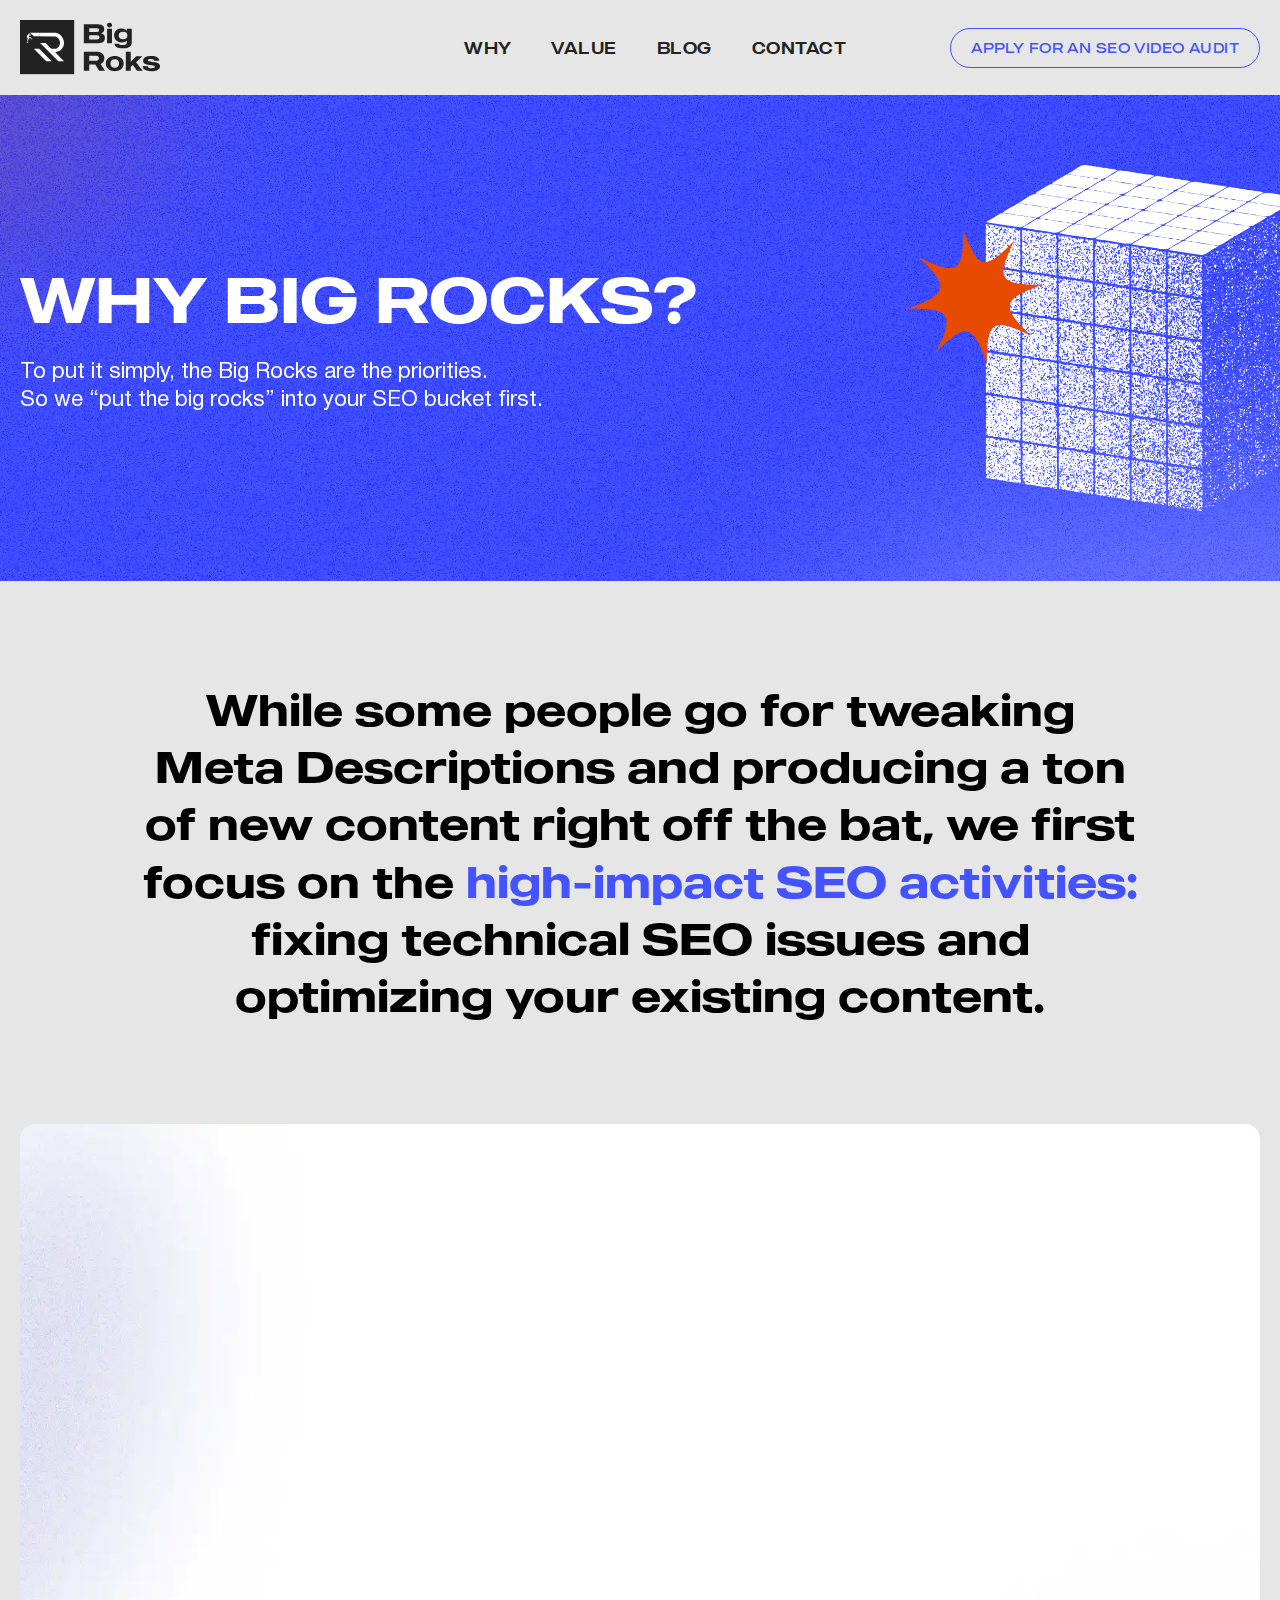
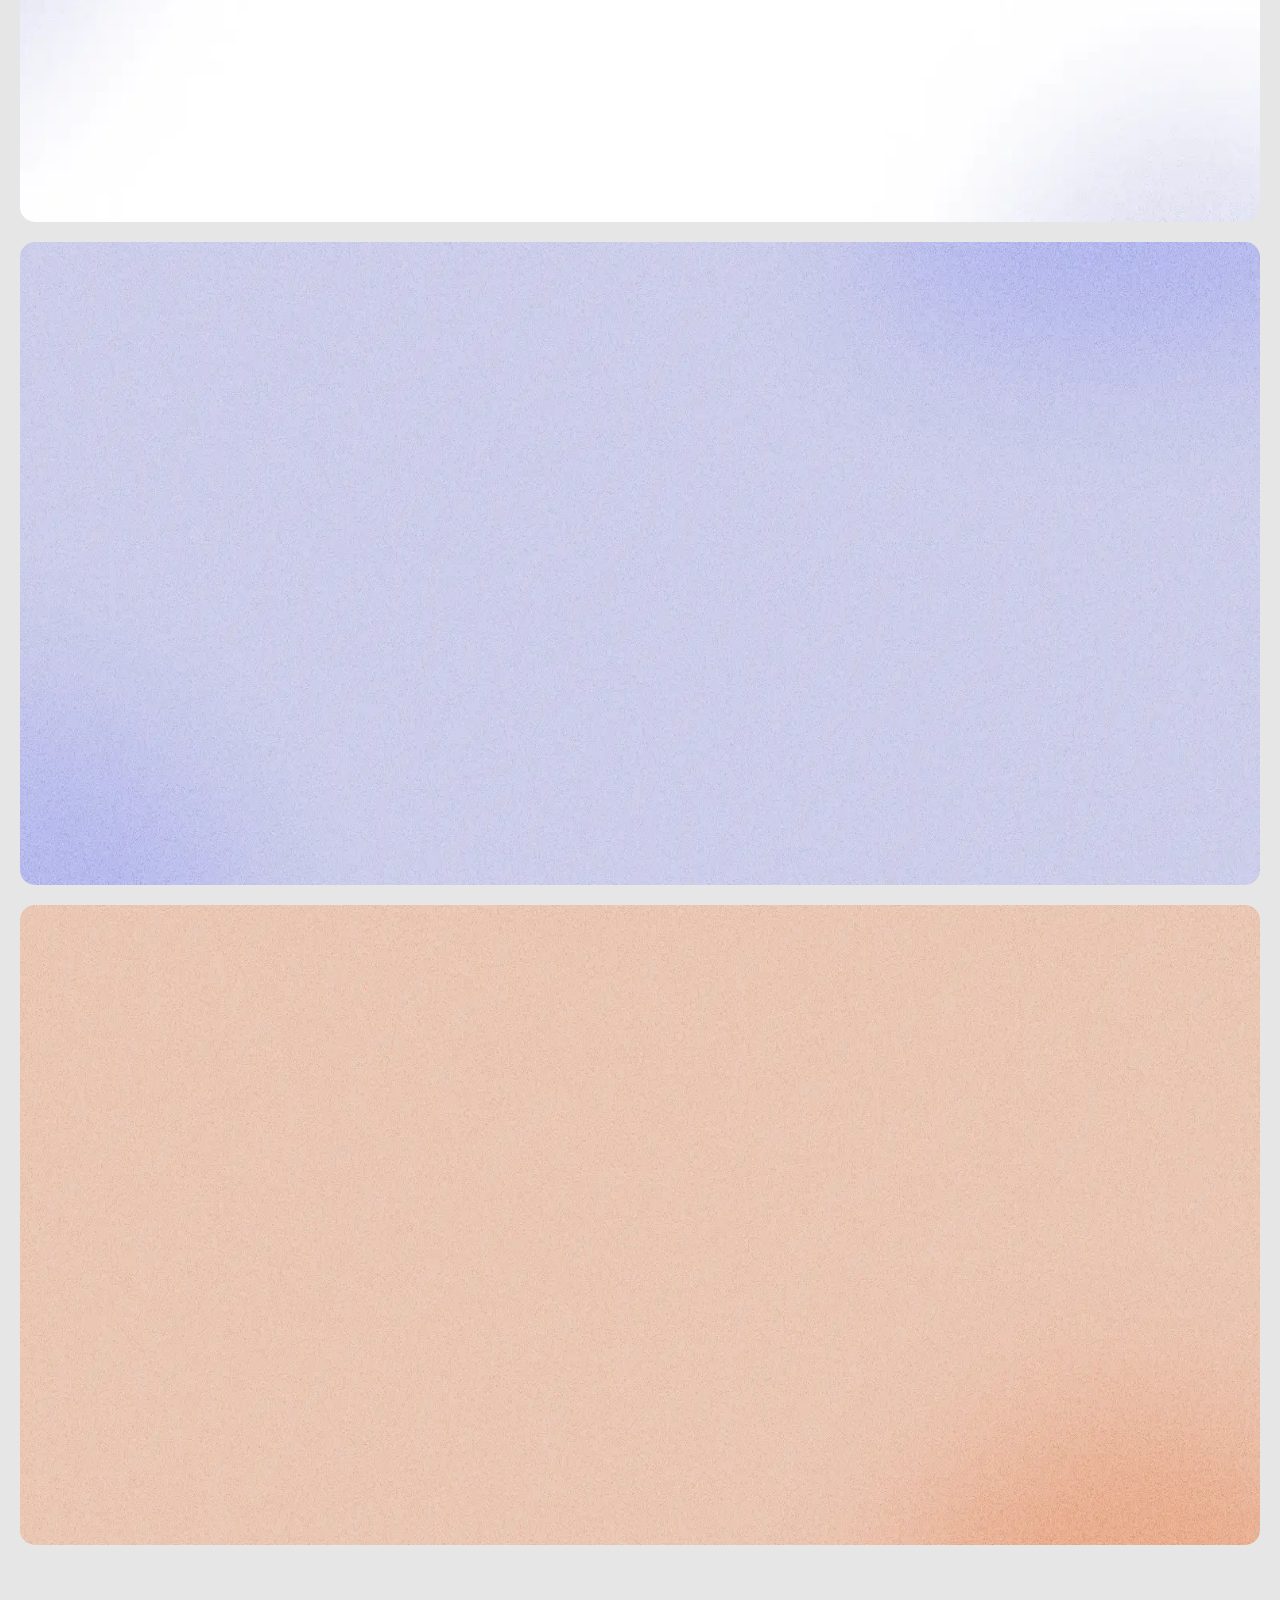
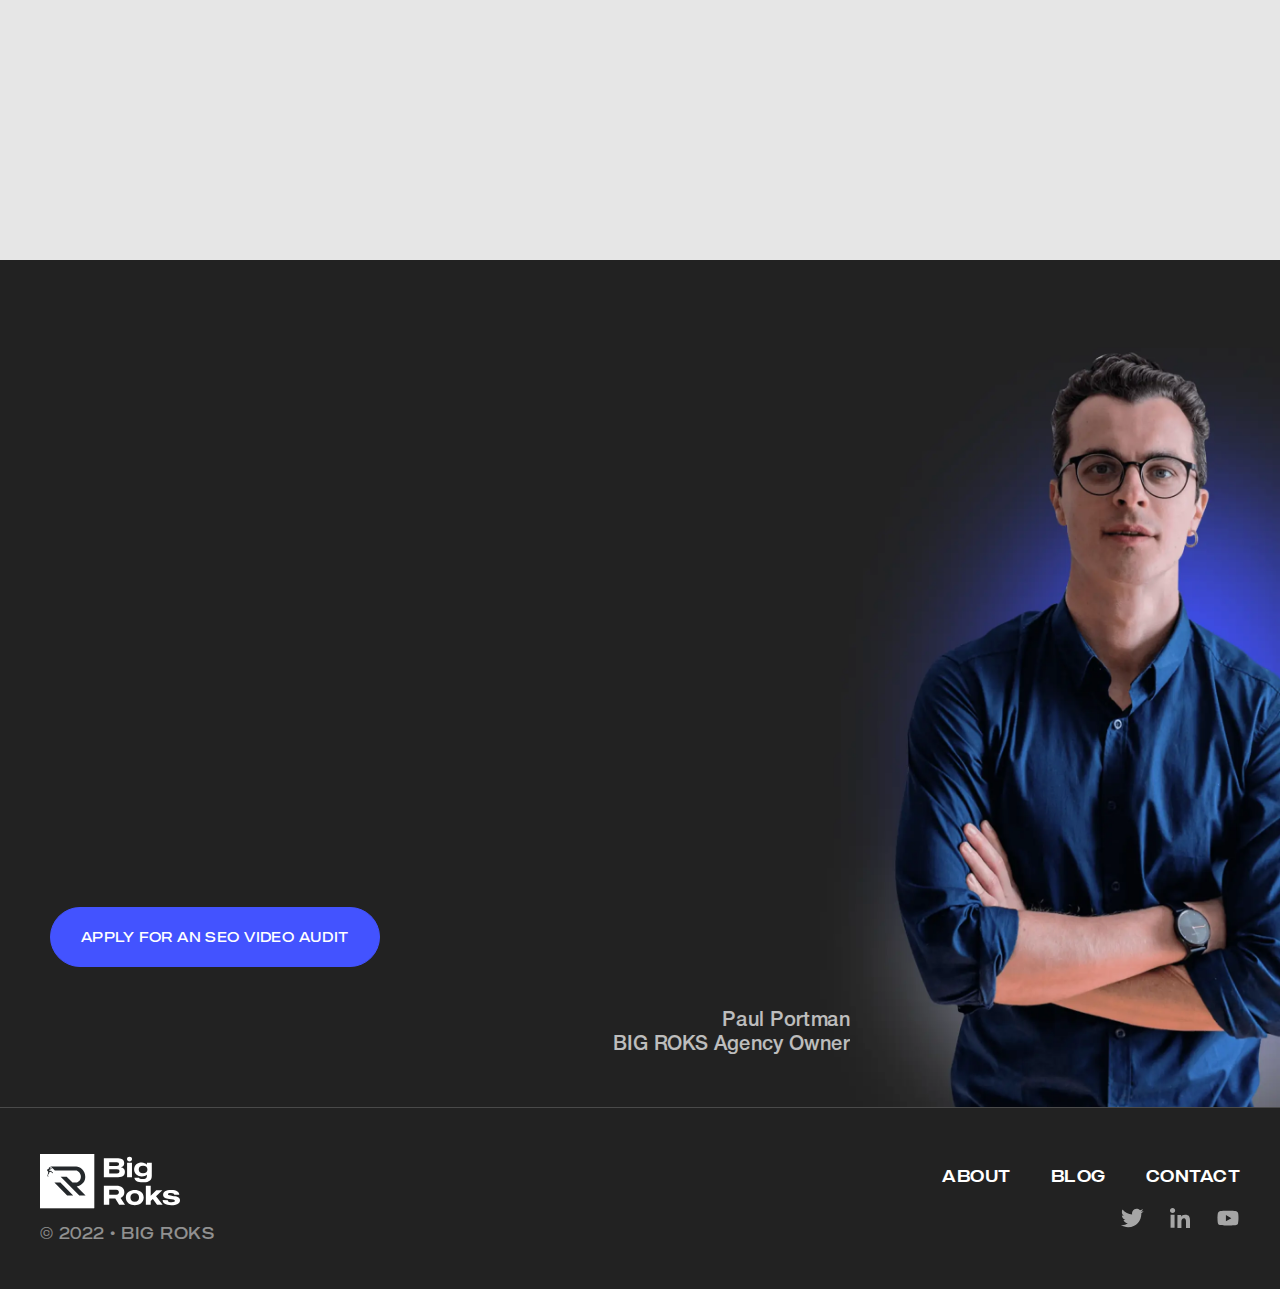
<file: why.html>
<!DOCTYPE html>
<html lang="en">
<head>
	<meta charset="UTF-8">
	<meta name="viewport" content="width=device-width, initial-scale=1.0">
	<meta name="robots" content="noindex">
	<title>Big Roks</title>
	<link rel="stylesheet" href="css/swiper-bundle.min.css">
	<link rel="stylesheet" href="css/aos.css">
	<link rel="stylesheet" href="css/style.css">
</head>
<body>
	<header class="header">
		<div class="header__container">
			<div class="header__row">
				<a href="" class="logo">
					<img src="img/logo-black.svg" alt="Big Rocks logo">
				</a>
				<nav class="header__nav">
					<ul>
						<li><a href="#">why</a></li>
						<li><a href="#">value</a></li>
						<li><a href="#">blog</a></li>
						<li><a href="#">contact</a></li>
					</ul>
				</nav>
				<div class="header__right">
					<a href="" class="btn-1"><span>Apply for an SEO Video Audit</span></a>
					<div id="burger" class="burger-btn">
						<span></span>
						<span></span>
					</div>
				</div>
			</div>
		</div>
	</header>
	<div class="mobile-menu">
		<nav>
			<ul>
				<li>
					<a href="#">why</a>
				</li>
				<li>
					<a href="#">Value</a>
				</li>
				<li>
					<a href="#">Blog</a>
				</li>
				<li>
					<a href="#">Contact</a>
				</li>
			</ul>
		</nav>
		<div class="mobile-menu__close">
			<svg width="35" height="34" viewBox="0 0 35 34" fill="none" xmlns="http://www.w3.org/2000/svg">
				<rect width="46.0915" height="1.53638" transform="matrix(0.707205 0.707008 -0.707205 0.707008 1.08862 0.32666)" fill="#222222"/>
				<rect width="46.0915" height="1.53638" transform="matrix(0.707205 -0.707008 0.707205 0.707008 0.319336 32.5874)" fill="#222222"/>
			</svg>
		</div>
	</div>
	<div class="overlay"></div>
	<div class="fixed-link">
		<a href="" class="btn-1">Apply for an SEO Video Audit</a>
	</div>
	<div class="fixed-link-desktop">
		<a href="" class="btn-2">Apply for an SEO Video Audit</a>
	</div>
	<main>
		<section class="why-intro" style="background-image: url('img/why-intro-bg.webp');">
			<div class="why-intro__container">
				<div class="why-intro__inner">
					<div class="why-intro__left">
						<h1 class="h1" data-aos="fade-up" data-aos-duration="1000">
							Why Big rocks?
						</h1>
						<p data-aos="fade-up" data-aos-duration="1000">
							To put it simply, the Big Rocks are the priorities. 
							<br>
							So we “put the big rocks” into your SEO bucket first.
						</p>
					</div>
					<div class="why-intro__right">
						<img class="why-intro__image" src="img/why-intro-desktop.png" alt="Why Intro" data-aos="fade-in" data-aos-duration="1000">
						<img class="why-intro__image mobile" src="img/why-intro-mobile.svg" alt="Why Intro" data-aos="fade-in" data-aos-duration="1000">
					</div>
				</div>
				
			</div>
		</section>
		<section class="big-text-section">
			<div class="container">
				<h3 class="h3" data-aos="fade-up" data-aos-duration="1000">
					While some people go for tweaking Meta Descriptions and producing a ton of new content right off the bat, we first focus on the <span class="blue-text">high-impact SEO activities:</span> fixing technical SEO issues and optimizing your existing content.
				</h3>
			</div>
		</section>
		<section class="why-questions">
			<div class="why-questions__item --item-1">
				<div class="container">
					<div class="why-questions__row">
						<div class="why-questions__left">
							<h2 class="h2" data-aos="fade-up" data-aos-duration="1000">
								<span class="blue-text">Why </span> <br>
								we do it?
							</h2>
						</div>
						<div class="why-questions__right" data-aos="fade-in" data-aos-duration="1000">
							<div class="why-questions__blocks-row">
								<div class="why-questions__blocks-item">
									<div class="why-questions__blocks-item-icon">
										<img src="img/svg/why-1.svg" alt="">
									</div>
									<p class="why-questions__blocks-item-text">
										We love business. We love helping other companies 
										<span class="blue-text">grow organically</span> 
										through being found on Google.
									</p>
								</div>
								<div class="why-questions__blocks-item">
									<div class="why-questions__blocks-item-icon">
										<img src="img/svg/why-2.svg" alt="">
									</div>
									<p class="why-questions__blocks-item-text">
										We cherish <span class="blue-text">quality and attention to detail</span>. But unfortunately, there are way too few quality websites on the web. We want this to improve.
									</p>
								</div>
								<div class="why-questions__blocks-item">
									<div class="why-questions__blocks-item-icon">
										<img src="img/svg/why-3.svg" alt="">
									</div>
									<p class="why-questions__blocks-item-text">
										We admire the results the proper <span class="blue-text">Technical SEO</span> and 
										<span class="blue-text">Content Optimization</span>/Creation can get for the websites.
									</p>
								</div>
								<div class="why-questions__blocks-item">
									<div class="why-questions__blocks-item-icon">
										<img src="img/svg/why-4.svg" alt="">
									</div>
									<p class="why-questions__blocks-item-text">
										We are obsessed with a long-term vision, and 
										<span class="blue-text">strategic thinking.</span> As good chess players are.
									</p>
								</div>
								<div class="why-questions__blocks-item">
									<div class="why-questions__blocks-item-icon">
										<img src="img/svg/why-1.svg" alt="">
									</div>
									<p class="why-questions__blocks-item-text">
										We believe SEO is one of the <span class="blue-text">smartest investments</span> the business can make. And we love to implement it the right way.
									</p>
								</div>
							</div>
						</div>
					</div>
				</div>
			</div>
			<div class="why-questions__item --item-2">
				<div class="container">
					<div class="why-questions__row">
						<div class="why-questions__left">
							<h2 class="h2" data-aos="fade-up" data-aos-duration="1000">
								<span class="blue-text">How </span> <br>
								we do it?
							</h2>
						</div>
						<div class="why-questions__right" data-aos="fade-in" data-aos-duration="1000">
							<div class="why-questions__blocks-row">
								<div class="why-questions__blocks-item">
									<div class="why-questions__blocks-item-icon">
										<img src="img/svg/why-5.svg" alt="">
									</div>
									<p class="why-questions__blocks-item-text">
										Approaching your business as if it is our own. Our primary focus is to 
										<span class="blue-text">understand the goals of your business</span>, the challenges you face, and how we can help you solve them.
									</p>
								</div>
								<div class="why-questions__blocks-item">
									<div class="why-questions__blocks-item-icon">
										<img src="img/svg/why-6.svg" alt="">
									</div>
									<p class="why-questions__blocks-item-text">
										Knowing the differences between SEO for <span class="blue-text">B2B</span> and 
										<span class="blue-text">B2C</span> markets. There’re some.
									</p>
								</div>
								<div class="why-questions__blocks-item">
									<div class="why-questions__blocks-item-icon">
										<img src="img/svg/why-7.svg" alt="">
									</div>
									<p class="why-questions__blocks-item-text">
										Understanding the search intent and approaching every key page of the website from there.
									</p>
								</div>
								<div class="why-questions__blocks-item">
									<div class="why-questions__blocks-item-icon">
										<img src="img/svg/why-8.svg" alt="">
									</div>
									<p class="why-questions__blocks-item-text">
										Considering the sales funnel stages the prospects go through from landing on your website to becoming your clients.
									</p>
								</div>
								<div class="why-questions__blocks-item">
									<div class="why-questions__blocks-item-icon">
										<img src="img/svg/why-4.svg" alt="">
									</div>
									<p class="why-questions__blocks-item-text">
										<span class="blue-text">Valuing time.</span> Yours and ours.
									</p>
								</div>
							</div>
						</div>
					</div>
				</div>
			</div>
			<div class="why-questions__item --item-3">
				<div class="container">
					<div class="why-questions__row">
						<div class="why-questions__left">
							<h2 class="h2" data-aos="fade-up" data-aos-duration="1000">
								<span class="blue-text">What </span> <br>
								we do it?
							</h2>
						</div>
						<div class="why-questions__right" data-aos="fade-in" data-aos-duration="1000">
							<div class="why-questions__blocks-row">
								<div class="why-questions__blocks-item">
									<div class="why-questions__blocks-item-icon">
										<img src="img/svg/why-9.svg" alt="">
									</div>
									<p class="why-questions__blocks-item-text">
										We are backed up with three years in Product Development. 
										<span class="blue-text">We know B2B Tech and SaaS</span> world from within.
									</p>
								</div>
								<div class="why-questions__blocks-item">
									<div class="why-questions__blocks-item-icon">
										<img src="img/svg/why-10.svg" alt="">
									</div>
									<p class="why-questions__blocks-item-text">
										We bring <span class="blue-text">clarity</span> and 
										<span class="blue-text">transparency</span> regarding our processes and the whole workflow.
									</p>
								</div>
								<div class="why-questions__blocks-item">
									<div class="why-questions__blocks-item-icon">
										<img src="img/svg/why-11.svg" alt="">
									</div>
									<p class="why-questions__blocks-item-text">
										We rely on the <span class="blue-text">five most important SEO KPIs</span> and track the SEO progress accordingly.
									</p>
								</div>
								<div class="why-questions__blocks-item">
									<div class="why-questions__blocks-item-icon">
										<img src="img/svg/why-12.svg" alt="">
									</div>
									<p class="why-questions__blocks-item-text">
										We do deep due diligence on the <span class="blue-text">competition</span> and regularly keep our eyes on them.
									</p>
								</div>
								<div class="why-questions__blocks-item">
									<div class="why-questions__blocks-item-icon">
										<img src="img/svg/why-13.svg" alt="">
									</div>
									<p class="why-questions__blocks-item-text">
										We work on the SEO elements which move the needle - <span class="blue-text">
											1. Technical SEO. <br>
											2. Content Optimization. <br>
											3. Link-Building.
										</span>
									</p>
								</div>
							</div>
						</div>
					</div>
				</div>
			</div>
		</section>
		<section class="big-text-section">
			<div class="container">
				<h3 class="h3" data-aos="fade-up" data-aos-duration="1000">
					You don’t hire a vendor. <br>
					You enter an <span class="blue-text">SEO partnership</span>.
				</h3>
			</div>
		</section>
		<section class="bottom-banner">
			<div class="bottom-banner__container">
				<div class="bottom-banner__inner">
					<div class="bottom-banner__content">
						<h2 class="h2" data-aos="fade-up" data-aos-duration="1000">
							Let's start small
						</h2>
						<div class="h4" data-aos="fade-up" data-aos-duration="1000">
							If you want to get your feet wet and check us out... And since we also want to see whether we’ll be mutually a good fit for each other... <br>
							<span class="margin-text">Here’s the deal.</span>
							<br>
							<span class="blue-text">Apply for getting an SEO Video Audit.</span> We’ll prepare a 10-minute video overviewing your website's key opportunities – only those that will result in noticeable traffic growth once implemented.
						</div>
						<a href="#" class="btn-2"><span>APPLY FOR AN SEO VIDEO AUDIT</span></a>
						<div class="bottom-banner__owner">
							Paul Portman <br> BIG ROKS Agency Owner
						</div>
					</div>
				</div>
			</div>
		</section>
	</main>
	<footer class="footer">
		<div class="container">
			<div class="footer__row">
				<div class="footer__left">
					<a href="" class="logo">
						<img src="img/logo-white.svg" alt="">
					</a>
					<p>© 2022 • BIG ROKS</p>
				</div>
				<div class="footer__right">
					<nav>
						<ul>
							<li><a href="#">about</a></li>
							<li><a href="#">Blog</a></li>
							<li><a href="#">Contact</a></li>
						</ul>
					</nav>
					<div class="footer__socials">
						<a href="">
							<svg width="24" height="24" viewBox="0 0 24 24" fill="none" xmlns="http://www.w3.org/2000/svg">
								<path d="M23.643 4.93708C22.808 5.30708 21.911 5.55708 20.968 5.67008C21.941 5.08787 22.669 4.17154 23.016 3.09208C22.1019 3.63507 21.1014 4.01727 20.058 4.22208C19.3564 3.47294 18.4271 2.9764 17.4143 2.80955C16.4016 2.6427 15.3621 2.81487 14.4573 3.29933C13.5524 3.78379 12.8328 4.55344 12.4102 5.48878C11.9875 6.42412 11.8855 7.47283 12.12 8.47208C10.2677 8.37907 8.45564 7.89763 6.80144 7.05898C5.14723 6.22034 3.68785 5.04324 2.51801 3.60408C2.11801 4.29408 1.88801 5.09408 1.88801 5.94608C1.88757 6.71307 2.07644 7.46832 2.43789 8.14481C2.79934 8.8213 3.32217 9.39811 3.96001 9.82408C3.22029 9.80054 2.49688 9.60066 1.85001 9.24108V9.30108C1.84994 10.3768 2.22204 11.4195 2.90319 12.2521C3.58435 13.0847 4.53258 13.656 5.58701 13.8691C4.9008 14.0548 4.18135 14.0821 3.48301 13.9491C3.78051 14.8747 4.36001 15.6841 5.14038 16.264C5.92075 16.8439 6.86293 17.1653 7.83501 17.1831C6.18485 18.4785 4.1469 19.1812 2.04901 19.1781C1.67739 19.1782 1.30609 19.1565 0.937012 19.1131C3.06649 20.4822 5.54535 21.2089 8.07701 21.2061C16.647 21.2061 21.332 14.1081 21.332 7.95208C21.332 7.75208 21.327 7.55008 21.318 7.35008C22.2293 6.69105 23.0159 5.87497 23.641 4.94008L23.643 4.93708Z" fill="white"/>
							</svg>
						</a>
						<a href="">
							<svg width="24" height="24" viewBox="0 0 24 24" fill="none" xmlns="http://www.w3.org/2000/svg">
								<path fill-rule="evenodd" clip-rule="evenodd" d="M9.429 8.969H13.143V10.819C13.678 9.755 15.05 8.799 17.111 8.799C21.062 8.799 22 10.917 22 14.803V22H18V15.688C18 13.475 17.465 12.227 16.103 12.227C14.214 12.227 13.429 13.572 13.429 15.687V22H9.429V8.969ZM2.57 21.83H6.57V8.799H2.57V21.83ZM7.143 4.55C7.14315 4.88527 7.07665 5.21723 6.94739 5.52659C6.81812 5.83594 6.62865 6.11651 6.39 6.352C5.9064 6.83262 5.25181 7.10165 4.57 7.1C3.88939 7.09954 3.23631 6.8312 2.752 6.353C2.51421 6.11671 2.32539 5.83582 2.19634 5.52643C2.0673 5.21704 2.00058 4.88522 2 4.55C2 3.873 2.27 3.225 2.753 2.747C3.23688 2.26816 3.89024 1.9997 4.571 2C5.253 2 5.907 2.269 6.39 2.747C6.872 3.225 7.143 3.873 7.143 4.55Z" fill="white"/>
							</svg>
						</a>
						<a href="">
							<svg width="24" height="24" viewBox="0 0 24 24" fill="none" xmlns="http://www.w3.org/2000/svg">
								<path d="M22.0617 7.09902C21.9422 6.6538 21.7078 6.24778 21.382 5.92161C21.0563 5.59543 20.6505 5.36054 20.2055 5.24043C18.5672 4.7998 12 4.7998 12 4.7998C12 4.7998 5.43281 4.7998 3.79453 5.23809C3.34927 5.3578 2.94334 5.59257 2.61751 5.9188C2.29169 6.24504 2.05744 6.65126 1.93828 7.09668C1.5 8.7373 1.5 12.1592 1.5 12.1592C1.5 12.1592 1.5 15.5811 1.93828 17.2193C2.17969 18.124 2.89219 18.8365 3.79453 19.0779C5.43281 19.5186 12 19.5186 12 19.5186C12 19.5186 18.5672 19.5186 20.2055 19.0779C21.1102 18.8365 21.8203 18.124 22.0617 17.2193C22.5 15.5811 22.5 12.1592 22.5 12.1592C22.5 12.1592 22.5 8.7373 22.0617 7.09902ZM9.91406 15.2998V9.01855L15.3516 12.1357L9.91406 15.2998Z" fill="white"/>
							</svg>
						</a>
					</div>
				</div>
			</div>
		</div>
	</footer>
	<script src="js/jquery-3.6.4.min.js" defer></script>
	<script src="js/swiper-bundle.min.js" defer></script>
	<script src="js/aos.js" defer></script>
	<script src="js/main.js" defer></script>
</body>
</html>
</file>
<file: css/style.css>
@font-face {
  font-family: "MADE Outer Sans";
  src: url("../fonts/MADE Outer Sans Thin.otf");
  font-weight: 100;
  font-style: italic;
}
@font-face {
  font-family: "MADE Outer Sans";
  src: url("../fonts/MADE Outer Sans Light.otf");
  font-weight: 300;
  font-style: normal;
}
@font-face {
  font-family: "MADE Outer Sans";
  src: url("../fonts/MADE Outer Sans Regular.otf");
  font-weight: 400;
  font-style: normal;
}
@font-face {
  font-family: "MADE Outer Sans";
  src: url("../fonts/MADE Outer Sans Medium.otf");
  font-weight: 500;
  font-style: normal;
}
@font-face {
  font-family: "MADE Outer Sans";
  src: url("../fonts/MADE Outer Sans Bold.otf");
  font-weight: 700;
  font-style: normal;
}
@font-face {
  font-family: "MADE Outer Sans";
  src: url("../fonts/MADE Outer Sans Black.otf");
  font-weight: 900;
  font-style: normal;
}
@font-face {
  font-family: "Helvetica Neue";
  src: url("../fonts/HelveticaNeueCyr-Roman.woff2");
  font-weight: 400;
  font-style: normal;
}
@font-face {
  font-family: "Helvetica Neue";
  src: url("../fonts/HelveticaNeueCyr-Medium.woff2");
  font-weight: 500;
  font-style: normal;
}
@font-face {
  font-family: "Helvetica Neue";
  src: url("../fonts/HelveticaNeueCyr-Bold.woff2");
  font-weight: 700;
  font-style: normal;
}
* {
  padding: 0;
  margin: 0;
  border: 0;
  -webkit-tap-highlight-color: transparent;
}

*, *:before, *:after {
  -webkit-box-sizing: border-box;
  box-sizing: border-box;
}

:focus, :active {
  outline: none;
}

a:focus, a:active {
  outline: none;
}

nav, footer, header, aside {
  display: block;
}

html, body {
  height: 100%;
  width: 100%;
  font-size: 16px;
  line-height: 24px;
  -ms-text-size-adjust: 100%;
  -moz-text-size-adjust: 100%;
  -webkit-text-size-adjust: 100%;
  font-family: "Helvetica Neue";
  font-weight: 500;
  color: #222222;
}

input, button, textarea {
  font-family: inherit;
}

input::-ms-clear {
  display: none;
}

button {
  cursor: pointer;
}

button::-moz-focus-inner {
  padding: 0;
  border: 0;
}

a, a:visited {
  text-decoration: none;
}

a:hover {
  text-decoration: none;
}

ul li {
  list-style: none;
}

img {
  vertical-align: top;
}

h1, h2, h3, h4, h5, h6 {
  font-size: inherit;
  font-weight: 500;
}

body {
  background: #E6E6E6;
  position: relative;
  overflow-x: hidden;
  display: -webkit-box;
  display: -ms-flexbox;
  display: flex;
  -webkit-box-orient: vertical;
  -webkit-box-direction: normal;
      -ms-flex-direction: column;
          flex-direction: column;
}

h1, .h1 {
  font-family: "MADE Outer Sans";
  font-style: normal;
  font-weight: 500;
  font-size: 64px;
  line-height: 120%;
  text-transform: uppercase;
  color: #000000;
}
@media (max-width: 1150px) {
  h1, .h1 {
    font-size: 48px;
  }
}
@media (max-width: 850px) {
  h1, .h1 {
    font-size: 40px;
  }
}
@media (max-width: 767px) {
  h1, .h1 {
    font-size: 34px;
  }
}
@media (max-width: 575px) {
  h1, .h1 {
    font-size: 28px;
  }
}

h2, .h2 {
  font-family: "MADE Outer Sans";
  font-style: normal;
  font-weight: 500;
  font-size: 52px;
  line-height: 120%;
  text-transform: uppercase;
  color: #000000;
}
@media (max-width: 1150px) {
  h2, .h2 {
    font-size: 40px;
  }
}
@media (max-width: 850px) {
  h2, .h2 {
    font-size: 36px;
  }
}
@media (max-width: 767px) {
  h2, .h2 {
    font-size: 27px;
  }
}
@media (max-width: 575px) {
  h2, .h2 {
    font-size: 22px;
  }
}

h3, .h3 {
  font-family: "MADE Outer Sans";
  font-style: normal;
  font-weight: 500;
  font-size: 44px;
  line-height: 130%;
  color: #000000;
}
@media (max-width: 1150px) {
  h3, .h3 {
    font-size: 36px;
  }
}
@media (max-width: 850px) {
  h3, .h3 {
    font-size: 32px;
  }
}
@media (max-width: 767px) {
  h3, .h3 {
    font-size: 27px;
  }
}
@media (max-width: 575px) {
  h3, .h3 {
    font-size: 22px;
  }
}

h4, .h4 {
  font-family: "MADE Outer Sans";
  font-style: normal;
  font-weight: 400;
  font-size: 40px;
  line-height: 130%;
  color: #000000;
}
@media (max-width: 1150px) {
  h4, .h4 {
    font-size: 36px;
  }
}
@media (max-width: 850px) {
  h4, .h4 {
    font-size: 32px;
  }
}
@media (max-width: 767px) {
  h4, .h4 {
    font-size: 27px;
  }
}
@media (max-width: 575px) {
  h4, .h4 {
    font-size: 24px;
  }
}

h5, .h5 {
  font-family: "Helvetica Neue";
  font-style: normal;
  font-weight: 600;
  font-size: 40px;
  line-height: 130%;
  color: #000000;
}
@media (max-width: 1150px) {
  h5, .h5 {
    font-size: 36px;
  }
}
@media (max-width: 850px) {
  h5, .h5 {
    font-size: 32px;
  }
}
@media (max-width: 767px) {
  h5, .h5 {
    font-size: 27px;
  }
}
@media (max-width: 575px) {
  h5, .h5 {
    font-size: 24px;
  }
}

h6, .h6 {
  font-family: "MADE Outer Sans";
  font-style: normal;
  font-weight: 400;
  font-size: 26px;
  line-height: 130%;
  color: #000000;
}
@media (max-width: 1150px) {
  h6, .h6 {
    font-size: 22px;
  }
}
@media (max-width: 850px) {
  h6, .h6 {
    font-size: 18px;
  }
}

.homepage h1, .homepage .h1, .homepage h2, .homepage .h2, .homepage h3, .homepage .h3, .homepage h5, .homepage .h5 {
  font-weight: 400;
}

p {
  font-family: "Helvetica Neue";
  font-style: normal;
  font-weight: 400;
  font-size: 22px;
  line-height: 130%;
  color: #222222;
}
@media (max-width: 1150px) {
  p {
    font-size: 20px;
  }
}
@media (max-width: 850px) {
  p {
    font-size: 18px;
  }
}
@media (max-width: 575px) {
  p {
    font-size: 16px;
  }
}

a {
  color: #4353FF;
  font-family: "Helvetica Neue";
  font-style: normal;
  font-weight: 500;
}

b {
  font-weight: 600;
}

main {
  -webkit-box-flex: 1;
      -ms-flex-positive: 1;
          flex-grow: 1;
}

section {
  padding: 100px 0;
}
@media (max-width: 1150px) {
  section {
    padding: 60px 0;
  }
}
@media (max-width: 850px) {
  section {
    padding: 40px 0;
  }
}
@media (max-width: 575px) {
  section {
    padding: 30px 0;
  }
}

.container {
  max-width: 1240px;
  padding: 0 20px;
  margin: 0 auto;
  width: 100%;
}
@media (max-width: 991px) {
  .container {
    padding: 0 20px;
  }
}
@media (max-width: 575px) {
  .container {
    padding: 0 10px;
  }
}

.blue-text {
  color: #4353FF;
}

.bg-light-grey {
  background-color: #E6E6E6;
}

.btn-1 {
  font-family: "MADE Outer Sans";
  font-style: normal;
  font-weight: 300;
  font-size: 14px;
  line-height: 18px;
  letter-spacing: 0.03em;
  text-transform: uppercase;
  overflow: hidden;
  padding: 0 20px;
  height: 40px;
  display: -webkit-box;
  display: -ms-flexbox;
  display: flex;
  -webkit-box-align: center;
      -ms-flex-align: center;
          align-items: center;
  border: 1px solid #4353FF;
  border-radius: 30px;
  -webkit-transition: all 0.35s ease;
  transition: all 0.35s ease;
  width: -webkit-fit-content;
  width: -moz-fit-content;
  width: fit-content;
  text-align: center;
}
.btn-1 span {
  color: #4353FF;
}
.btn-1:hover {
  background: #4353FF;
}
.btn-1:hover span {
  color: #FFFFFF;
  -webkit-animation-name: ButtonAnim;
          animation-name: ButtonAnim;
  -webkit-animation-duration: 0.35s;
          animation-duration: 0.35s;
  -webkit-animation-timing-function: cubic-bezier(0.25, 0.46, 0.45, 0.94);
          animation-timing-function: cubic-bezier(0.25, 0.46, 0.45, 0.94);
}

@-webkit-keyframes ButtonAnim {
  0% {
    -webkit-transform: translateY(0);
            transform: translateY(0);
  }
  50% {
    opacity: 0;
    -webkit-transform: translateY(-120%);
            transform: translateY(-120%);
  }
  51% {
    opacity: 0;
    -webkit-transform: translateY(120%);
            transform: translateY(120%);
  }
  100% {
    opacity: 1;
    -webkit-transform: translateY(0);
            transform: translateY(0);
  }
}

@keyframes ButtonAnim {
  0% {
    -webkit-transform: translateY(0);
            transform: translateY(0);
  }
  50% {
    opacity: 0;
    -webkit-transform: translateY(-120%);
            transform: translateY(-120%);
  }
  51% {
    opacity: 0;
    -webkit-transform: translateY(120%);
            transform: translateY(120%);
  }
  100% {
    opacity: 1;
    -webkit-transform: translateY(0);
            transform: translateY(0);
  }
}
.btn-2 {
  font-family: "MADE Outer Sans";
  font-style: normal;
  font-weight: 300;
  font-size: 14px;
  line-height: 18px;
  letter-spacing: 0.03em;
  text-transform: uppercase;
  color: #FFFFFF;
  display: -webkit-box;
  display: -ms-flexbox;
  display: flex;
  -webkit-box-align: center;
      -ms-flex-align: center;
          align-items: center;
  gap: 10px;
  background-color: #4353FF;
  border-radius: 30px;
  border: 1px solid #4353FF;
  height: 60px;
  padding: 0 30px;
  width: -webkit-fit-content;
  width: -moz-fit-content;
  width: fit-content;
  -webkit-transition: padding 0.3s ease, background-color 0.3s ease, color 0.3s ease;
  transition: padding 0.3s ease, background-color 0.3s ease, color 0.3s ease;
}
.btn-2:hover {
  color: #4353FF;
  background-color: rgba(0, 0, 0, 0);
  background-image: url("../img/svg/blue-arrow-right.svg");
  background-size: 30px 30px;
  background-position: center right 15px;
  background-repeat: no-repeat;
  padding-right: 50px;
}

.btn-3 {
  display: -webkit-box;
  display: -ms-flexbox;
  display: flex;
  -webkit-box-align: center;
      -ms-flex-align: center;
          align-items: center;
  gap: 5px;
  font-family: "MADE Outer Sans";
  font-style: normal;
  font-weight: 400;
  font-size: 22px;
  line-height: 28px;
  text-align: center;
  letter-spacing: 0.03em;
  text-transform: uppercase;
  color: #4353FF;
}
.btn-3 svg {
  width: 30px;
  height: 30px;
}
@media (max-width: 1150px) {
  .btn-3 svg {
    width: 26px;
    height: 26px;
  }
}
@media (max-width: 1150px) {
  .btn-3 {
    font-size: 20px;
  }
}
@media (max-width: 850px) {
  .btn-3 {
    font-size: 18px;
  }
}

.header {
  background-color: #E6E6E6;
  position: relative;
  top: 0;
  z-index: 15;
  width: 100%;
}
.header__container {
  max-width: 1600px;
  padding: 20px;
  margin: 0 auto;
}
@media (max-width: 575px) {
  .header__container {
    padding: 10px;
  }
}
.header__row {
  display: -webkit-box;
  display: -ms-flexbox;
  display: flex;
  -webkit-box-pack: justify;
      -ms-flex-pack: justify;
          justify-content: space-between;
  gap: 24px;
  -webkit-box-align: center;
      -ms-flex-align: center;
          align-items: center;
}
.header .logo {
  width: 140px;
  display: -webkit-box;
  display: -ms-flexbox;
  display: flex;
  -ms-flex-negative: 0;
      flex-shrink: 0;
  position: relative;
}
.header .logo img {
  width: 100%;
  height: auto;
  -o-object-fit: contain;
     object-fit: contain;
}
@media (max-width: 991px) {
  .header .logo {
    width: 120px;
  }
}
@media (max-width: 575px) {
  .header .logo {
    width: 80px;
    z-index: 21;
  }
}
@media (max-width: 1200px) {
  .header .btn-1 {
    max-width: 210px;
    height: 50px;
  }
}
@media (max-width: 850px) {
  .header .btn-1 {
    max-width: -webkit-fit-content;
    max-width: -moz-fit-content;
    max-width: fit-content;
    height: 40px;
    padding: 0 15px;
    font-size: 13px;
    line-height: 110%;
  }
}
@media (max-width: 575px) {
  .header .btn-1 {
    display: none;
  }
}
.header__nav {
  -webkit-transform: translateX(100px);
          transform: translateX(100px);
}
@media (max-width: 1200px) {
  .header__nav {
    -webkit-transform: translateX(50px);
            transform: translateX(50px);
  }
}
@media (max-width: 1200px) {
  .header__nav {
    -webkit-transform: translateX(0px);
            transform: translateX(0px);
  }
}
@media (max-width: 850px) {
  .header__nav {
    display: none;
  }
}
.header__nav ul {
  display: -webkit-box;
  display: -ms-flexbox;
  display: flex;
  -webkit-box-align: center;
      -ms-flex-align: center;
          align-items: center;
}
.header__nav ul li a {
  padding: 0 20px;
  display: block;
  width: -webkit-fit-content;
  width: -moz-fit-content;
  width: fit-content;
  font-family: "MADE Outer Sans";
  font-style: normal;
  font-weight: 400;
  font-size: 16px;
  line-height: 20px;
  letter-spacing: 0.03em;
  text-transform: uppercase;
  color: #222222;
  -webkit-transition: all 0.3s ease;
  transition: all 0.3s ease;
}
.header__nav ul li a:hover {
  color: #4353FF;
}
.header__right {
  display: -webkit-box;
  display: -ms-flexbox;
  display: flex;
  -webkit-box-align: center;
      -ms-flex-align: center;
          align-items: center;
  gap: 20px;
}

.burger-btn {
  width: 70px;
  height: 34px;
  position: relative;
  z-index: 100;
  display: none;
}
@media (max-width: 850px) {
  .burger-btn {
    display: block;
  }
}
@media (max-width: 575px) {
  .burger-btn {
    width: 40px;
    height: 24px;
  }
}
.burger-btn span {
  display: block;
  width: 100%;
  height: 2px;
  background-color: #222222;
  position: absolute;
  -webkit-transition: all 0.3s ease;
  transition: all 0.3s ease;
}
.burger-btn span:nth-child(1) {
  top: 11px;
  left: 0;
}
@media (max-width: 575px) {
  .burger-btn span:nth-child(1) {
    top: 6px;
  }
}
.burger-btn span:nth-child(2) {
  top: 21px;
  left: 0;
}
@media (max-width: 575px) {
  .burger-btn span:nth-child(2) {
    top: 16px;
  }
}
.burger-btn.show span:nth-child(1) {
  -webkit-transform: rotate(45deg);
          transform: rotate(45deg);
  width: 46px;
  top: 15px;
  left: 12px;
}
@media (max-width: 575px) {
  .burger-btn.show span:nth-child(1) {
    width: 32px;
    left: 6px;
    top: 10px;
  }
}
.burger-btn.show span:nth-child(2) {
  top: 16px;
  left: 12px;
  -webkit-transform: rotate(-45deg);
          transform: rotate(-45deg);
  width: 46px;
}
@media (max-width: 575px) {
  .burger-btn.show span:nth-child(2) {
    width: 32px;
    left: 6px;
    top: 10px;
  }
}

.mobile-menu {
  position: fixed;
  padding-top: 87px;
  top: 0;
  width: 320px;
  height: 100vh;
  right: 0;
  background-color: #E6E6E6;
  -webkit-box-shadow: 0px -6px 44px rgba(0, 0, 0, 0.2);
          box-shadow: 0px -6px 44px rgba(0, 0, 0, 0.2);
  z-index: 20;
  -webkit-transform: translateX(100%);
          transform: translateX(100%);
  -webkit-transition: all 0.3s ease;
  transition: all 0.3s ease;
  display: none;
}
@media (max-width: 850px) {
  .mobile-menu {
    display: block;
  }
}
@media (max-width: 575px) {
  .mobile-menu {
    padding-top: 51px;
    width: 100%;
  }
}
.mobile-menu.show {
  -webkit-transform: translateX(0%);
          transform: translateX(0%);
}
.mobile-menu__close {
  position: absolute;
  top: 26px;
  right: 20px;
}
@media (max-width: 575px) {
  .mobile-menu__close {
    top: 13px;
    right: 10px;
  }
  .mobile-menu__close svg {
    width: 24px;
    height: 24px;
  }
}
.mobile-menu ul {
  border-top: 1px solid #D9D9D9;
}
.mobile-menu ul li a {
  font-family: "MADE Outer Sans";
  font-style: normal;
  font-weight: 400;
  font-size: 16px;
  line-height: 20px;
  letter-spacing: 0.03em;
  text-transform: uppercase;
  color: #222222;
  padding: 15px 20px;
  border-bottom: 1px solid #D9D9D9;
  display: -webkit-box;
  display: -ms-flexbox;
  display: flex;
  width: 100%;
}
@media (max-width: 575px) {
  .mobile-menu ul li a {
    padding: 12px 10px;
    font-size: 14px;
    line-height: 18px;
  }
}

.overlay {
  position: fixed;
  top: 0;
  left: 0;
  width: 100vw;
  height: 100vh;
  background: #222222;
  opacity: 0.6;
  z-index: 16;
  display: none;
}
@media (min-width: 850px) {
  .overlay {
    display: none !important;
  }
}
.overlay.show {
  display: block;
}

.fixed-link {
  position: fixed;
  bottom: 0;
  left: 0;
  background: #E6E6E6;
  padding: 10px;
  width: 100%;
  display: none;
  z-index: 20;
}
@media (max-width: 575px) {
  .fixed-link {
    display: block;
  }
}
.fixed-link .btn-1 {
  width: 100%;
  text-align: center;
  -webkit-box-pack: center;
      -ms-flex-pack: center;
          justify-content: center;
  letter-spacing: 0.03em;
  font-size: 13px;
  line-height: 110%;
}

.footer {
  background-color: #222222;
}
.footer__row {
  display: -webkit-box;
  display: -ms-flexbox;
  display: flex;
  -webkit-box-align: center;
      -ms-flex-align: center;
          align-items: center;
  position: relative;
  -webkit-box-pack: justify;
      -ms-flex-pack: justify;
          justify-content: space-between;
  padding: 46px 0;
}
@media (max-width: 575px) {
  .footer__row {
    -webkit-box-orient: vertical;
    -webkit-box-direction: normal;
        -ms-flex-direction: column;
            flex-direction: column;
    gap: 40px;
    padding: 30px 0 132px;
  }
}
.footer__left {
  display: -webkit-box;
  display: -ms-flexbox;
  display: flex;
  -webkit-box-orient: vertical;
  -webkit-box-direction: normal;
      -ms-flex-direction: column;
          flex-direction: column;
  gap: 14px;
  width: -webkit-fit-content;
  width: -moz-fit-content;
  width: fit-content;
}
@media (max-width: 575px) {
  .footer__left {
    -webkit-box-pack: center;
        -ms-flex-pack: center;
            justify-content: center;
    -webkit-box-align: center;
        -ms-flex-align: center;
            align-items: center;
  }
}
.footer__left .logo {
  width: 140px;
  display: -webkit-box;
  display: -ms-flexbox;
  display: flex;
  -ms-flex-negative: 0;
      flex-shrink: 0;
}
@media (max-width: 575px) {
  .footer__left .logo {
    width: 120px;
  }
}
.footer__left .logo img {
  width: 100%;
  height: auto;
  -o-object-fit: contain;
     object-fit: contain;
}
.footer__left p {
  font-family: "MADE Outer Sans";
  font-style: normal;
  font-weight: 300;
  font-size: 16px;
  line-height: 20px;
  letter-spacing: 0.03em;
  text-transform: uppercase;
  color: #FFFFFF;
  opacity: 0.5;
}
@media (max-width: 575px) {
  .footer__left p {
    font-size: 14px;
    line-height: 18px;
    position: absolute;
    bottom: 83px;
  }
}
.footer__right {
  display: -webkit-box;
  display: -ms-flexbox;
  display: flex;
  -webkit-box-orient: vertical;
  -webkit-box-direction: normal;
      -ms-flex-direction: column;
          flex-direction: column;
  gap: 20px;
  width: -webkit-fit-content;
  width: -moz-fit-content;
  width: fit-content;
}
.footer nav ul {
  display: -webkit-box;
  display: -ms-flexbox;
  display: flex;
  -webkit-box-align: center;
      -ms-flex-align: center;
          align-items: center;
  gap: 40px;
}
.footer nav ul li a {
  font-family: "MADE Outer Sans";
  font-style: normal;
  font-weight: 400;
  font-size: 16px;
  line-height: 20px;
  letter-spacing: 0.03em;
  text-transform: uppercase;
  color: #FFFFFF;
  display: -webkit-box;
  display: -ms-flexbox;
  display: flex;
  -webkit-transition: all 0.3s ease;
  transition: all 0.3s ease;
}
@media (max-width: 575px) {
  .footer nav ul li a {
    font-size: 14px;
    line-height: 18px;
  }
}
.footer nav ul li a:hover {
  color: #6C79FF;
}
.footer__socials {
  display: -webkit-box;
  display: -ms-flexbox;
  display: flex;
  -webkit-box-align: center;
      -ms-flex-align: center;
          align-items: center;
  -webkit-box-pack: end;
      -ms-flex-pack: end;
          justify-content: flex-end;
  gap: 24px;
}
@media (max-width: 575px) {
  .footer__socials {
    -webkit-box-pack: center;
        -ms-flex-pack: center;
            justify-content: center;
  }
}
.footer__socials a {
  display: -webkit-box;
  display: -ms-flexbox;
  display: flex;
  width: 24px;
  height: 24px;
  opacity: 0.6;
  -webkit-transition: all 0.3s ease;
  transition: all 0.3s ease;
}
.footer__socials a:hover {
  opacity: 1;
}
.footer__socials a:hover svg path {
  fill: #6C79FF;
}
.footer__socials a img, .footer__socials a svg {
  width: 100%;
  height: 100%;
}
.footer__socials a img path, .footer__socials a svg path {
  -webkit-transition: all 0.3s ease;
  transition: all 0.3s ease;
}

.main-banner {
  background-size: cover;
  background-repeat: no-repeat;
  background-position: top left;
  padding: 160px 0 210px;
  position: relative;
}
.main-banner:before {
  content: "";
  position: absolute;
  width: 100%;
  height: 100%;
  top: 0;
  left: 0;
  background-image: url("../img/main-banner-bg.webp");
  opacity: 0.5;
  z-index: -1;
}
@media (max-width: 1150px) {
  .main-banner {
    padding: 95px 0 150px;
  }
}
@media (max-width: 850px) {
  .main-banner {
    padding: 75px 0 134px;
  }
}
@media (max-width: 575px) {
  .main-banner {
    padding: 40px 0 30px;
  }
}
.main-banner__inner {
  position: relative;
}
.main-banner .h1 {
  font-weight: 400;
  margin-bottom: 20px;
  position: relative;
  z-index: 2;
}
@media (min-width: 1150px) {
  .main-banner .h1 {
    font-size: 60px;
  }
}
@media (max-width: 575px) {
  .main-banner .h1 {
    margin-bottom: 10px;
  }
  .main-banner .h1 br {
    display: none;
  }
  .main-banner .h1 .blue-text {
    display: block;
  }
}
.main-banner__row {
  display: -webkit-box;
  display: -ms-flexbox;
  display: flex;
  -webkit-column-gap: 40px;
     -moz-column-gap: 40px;
          column-gap: 40px;
  -ms-flex-wrap: wrap;
      flex-wrap: wrap;
  position: relative;
  z-index: 2;
}
@media (max-width: 1150px) {
  .main-banner__row {
    -webkit-column-gap: 20px;
       -moz-column-gap: 20px;
            column-gap: 20px;
  }
}
@media (max-width: 575px) {
  .main-banner__row {
    gap: 10px;
  }
}
.main-banner__row .btn-container {
  width: 100%;
  margin-top: 40px;
}
@media (max-width: 1150px) {
  .main-banner__row .btn-container {
    margin-top: 30px;
  }
}
@media (max-width: 850px) {
  .main-banner__row .btn-container {
    margin-top: 24px;
  }
}
@media (max-width: 575px) {
  .main-banner__row .btn-container {
    margin-top: 10px;
  }
}
@media (max-width: 575px) {
  .main-banner__row .btn-container .btn-2 {
    width: 100%;
    -webkit-box-pack: center;
        -ms-flex-pack: center;
            justify-content: center;
    background-image: unset;
    padding-right: 30px;
  }
}
.main-banner__row p {
  font-weight: 400;
  font-size: 22px;
  line-height: 130%;
  color: #222222;
  max-width: 380px;
}
@media (max-width: 1150px) {
  .main-banner__row p {
    font-size: 20px;
    max-width: 330px;
  }
}
@media (max-width: 850px) {
  .main-banner__row p {
    max-width: 290px;
    font-size: 18px;
  }
}
@media (max-width: 640px) {
  .main-banner__row p {
    max-width: calc(50% - 10px);
  }
}
@media (max-width: 575px) {
  .main-banner__row p {
    max-width: 100%;
    width: 100%;
    font-size: 16px;
  }
}
.main-banner__image {
  width: 510px;
  height: auto;
  -o-object-fit: contain;
     object-fit: contain;
  position: absolute;
  bottom: 45px;
  right: 0;
  z-index: 0;
}
@media (max-width: 1250px) {
  .main-banner__image {
    width: 470px;
  }
}
@media (max-width: 1150px) {
  .main-banner__image {
    width: 330px;
    bottom: 20px;
  }
}
@media (max-width: 850px) {
  .main-banner__image {
    width: 260px;
  }
}
@media (max-width: 575px) {
  .main-banner__image {
    position: static;
    width: 100%;
    height: auto;
    padding: 30px 10px 0;
    display: none;
  }
}
.main-banner__image.mobile {
  display: none;
}
@media (max-width: 575px) {
  .main-banner__image.mobile {
    display: block;
  }
}

.main-about {
  padding: 200px 0 100px;
}
.main-about .h3 {
  max-width: 880px;
  width: 100%;
}
@media (max-width: 1150px) {
  .main-about {
    padding: 120px 0 60px;
  }
  .main-about .h3 {
    max-width: 700px;
  }
}
@media (max-width: 850px) {
  .main-about {
    padding: 80px 0 40px;
  }
  .main-about .h3 {
    max-width: 600px;
  }
}
@media (max-width: 575px) {
  .main-about {
    padding: 60px 0 40px;
  }
}

.main-questions .h2 {
  margin-bottom: 40px;
  max-width: 1170px;
  width: 100%;
}
@media (max-width: 1150px) {
  .main-questions .h2 {
    max-width: 687px;
  }
}
@media (max-width: 850px) {
  .main-questions .h2 {
    max-width: 600px;
  }
}
@media (max-width: 575px) {
  .main-questions .h2 {
    margin-bottom: 20px;
  }
}
@media (max-width: 1150px) {
  .main-questions .h2 .blue-text {
    color: #222222;
  }
}
.main-questions .h2 span {
  display: inline-block;
}
.main-questions .h2 .rounded-letters {
  position: relative;
}
.main-questions .h2 .rounded-letters::before {
  content: "";
  display: inline;
  position: absolute;
  width: 100px;
  height: 100px;
  top: -10px;
  left: -2px;
  background-image: url("../img/svg/rounded-letters.svg");
  background-repeat: no-repeat;
  background-size: 100% 100%;
}
@media (max-width: 1150px) {
  .main-questions .h2 .rounded-letters::before {
    width: 80px;
    height: 80px;
    top: -7px;
  }
}
@media (max-width: 850px) {
  .main-questions .h2 .rounded-letters::before {
    width: 70px;
    height: 70px;
    top: -6px;
  }
}
@media (max-width: 767px) {
  .main-questions .h2 .rounded-letters::before {
    width: 52px;
    height: 52px;
    top: -5px;
    left: -1px;
  }
}
@media (max-width: 575px) {
  .main-questions .h2 .rounded-letters::before {
    width: 43px;
    height: 43px;
    top: -4px;
  }
}
.main-questions__row {
  display: -webkit-box;
  display: -ms-flexbox;
  display: flex;
  gap: 30px;
  -ms-flex-wrap: wrap;
      flex-wrap: wrap;
  -webkit-box-align: stretch;
      -ms-flex-align: stretch;
          align-items: stretch;
}
@media (max-width: 850px) {
  .main-questions__row {
    gap: 20px;
  }
}
@media (max-width: 575px) {
  .main-questions__row {
    gap: 10px;
  }
}
.main-questions__item {
  width: calc(33.33% - 20px);
  display: -webkit-box;
  display: -ms-flexbox;
  display: flex;
  -webkit-box-orient: vertical;
  -webkit-box-direction: normal;
      -ms-flex-direction: column;
          flex-direction: column;
  padding: 35px 40px;
  min-height: 400px;
  background-color: #ffffff;
  background-image: url("../img/svg/question-bg.svg");
  background-size: 100% 100%;
  background-repeat: no-repeat;
  background-position: top left;
  border-radius: 15px;
}
@media (max-width: 1150px) {
  .main-questions__item {
    padding: 35px 30px;
    min-height: 360px;
  }
}
@media (max-width: 850px) {
  .main-questions__item {
    padding: 35px 30px 24px;
    min-height: 330px;
    width: calc(50% - 10px);
  }
}
@media (max-width: 575px) {
  .main-questions__item {
    width: 100%;
    min-height: 300px;
  }
}
.main-questions__item.empty-item {
  background-image: unset;
  background-color: unset;
}
@media (max-width: 850px) {
  .main-questions__item.empty-item {
    display: none;
  }
}
.main-questions__item img {
  height: 110px;
  width: -webkit-max-content;
  width: -moz-max-content;
  width: max-content;
  -o-object-fit: contain;
     object-fit: contain;
  margin-bottom: 24px;
}
@media (max-width: 1150px) {
  .main-questions__item img {
    margin-bottom: 15px;
    height: 90px;
  }
}
@media (max-width: 850px) {
  .main-questions__item img {
    margin-bottom: 15px;
    height: 90px;
  }
}
.main-questions__item p {
  font-weight: 400;
  font-size: 26px;
  line-height: 122%;
  color: #222222;
}
@media (max-width: 1150px) {
  .main-questions__item p {
    font-size: 22px;
  }
}
@media (max-width: 850px) {
  .main-questions__item p {
    font-size: 20px;
  }
}
@media (max-width: 575px) {
  .main-questions__item p {
    font-size: 18px;
  }
}

.table-block {
  background-color: #ffffff;
  padding: 140px 0 160px;
}
@media (max-width: 1150px) {
  .table-block {
    padding: 100px 0 120px;
  }
}
@media (max-width: 850px) {
  .table-block {
    padding: 80px 0;
  }
}
@media (max-width: 575px) {
  .table-block {
    padding: 60px 0 70px;
  }
}
.table-block .h2 {
  max-width: 865px;
  margin-bottom: 20px;
  width: 100%;
}
@media (max-width: 1150px) {
  .table-block .h2 {
    max-width: 700px;
  }
}
@media (max-width: 850px) {
  .table-block .h2 {
    max-width: 600px;
  }
}
@media (max-width: 575px) {
  .table-block .h2 {
    margin-bottom: 10px;
  }
}
.table-block .subtitle {
  margin-bottom: 60px;
}
@media (max-width: 1150px) {
  .table-block .subtitle {
    margin-bottom: 40px;
  }
}
@media (max-width: 850px) {
  .table-block .subtitle {
    margin-bottom: 30px;
  }
}
.table-block__row {
  display: -webkit-box;
  display: -ms-flexbox;
  display: flex;
  -ms-flex-wrap: wrap;
      flex-wrap: wrap;
  -webkit-box-align: stretch;
      -ms-flex-align: stretch;
          align-items: stretch;
  background-color: #E6E6E6;
  border: 2px solid #222222;
  border-radius: 15px;
}
.table-block__item {
  width: 33.333%;
  min-height: 240px;
  padding: 40px 40px 30px;
  border-right: 2px solid #222222;
  border-bottom: 0px solid #222222;
}
.table-block__item a {
  -webkit-transition: all 0.3s ease;
  transition: all 0.3s ease;
}
.table-block__item a:hover {
  text-decoration: underline;
}
@media (max-width: 991px) {
  .table-block__item {
    width: 50%;
    min-height: 230px;
    padding: 30px 30px 20px;
  }
}
@media (max-width: 625px) {
  .table-block__item {
    width: 100%;
    padding: 20px;
    min-height: 180px;
    border-right: unset !important;
    border-bottom: 2px solid #222222 !important;
  }
  .table-block__item:nth-last-child(1) {
    border-bottom: unset !important;
  }
}
.table-block__item.big-link {
  display: -webkit-box;
  display: -ms-flexbox;
  display: flex;
  -webkit-box-align: center;
      -ms-flex-align: center;
          align-items: center;
  -webkit-box-pack: center;
      -ms-flex-pack: center;
          justify-content: center;
}
.table-block__item.big-link a {
  text-decoration: unset;
}
.table-block__item.big-link a svg {
  -webkit-transition: all 0.3s ease;
  transition: all 0.3s ease;
}
.table-block__item.big-link a:hover svg {
  -webkit-transform: translate(25%, -25%);
          transform: translate(25%, -25%);
}
@media (min-width: 991px) {
  .table-block__item.big-link {
    padding: 0;
  }
}
.table-block__item.big-link svg {
  margin-bottom: 0;
}
.table-block__item svg {
  margin-bottom: 10px;
}
@media (min-width: 991px) {
  .table-block__item:nth-child(3n) {
    border-right: unset;
  }
}
@media (max-width: 991px) {
  .table-block__item:nth-child(2n) {
    border-right: unset;
  }
}
@media (min-width: 991px) {
  .table-block__item:nth-last-child(n+4) {
    border-bottom: 2px solid #222222;
  }
}
@media (max-width: 991px) {
  .table-block__item:nth-last-child(n+3) {
    border-bottom: 2px solid #222222;
  }
}

.services {
  padding-top: 200px;
  overflow: hidden;
}
@media (max-width: 1150px) {
  .services {
    padding-top: 120px;
  }
}
@media (max-width: 850px) {
  .services {
    padding-top: 80px;
  }
}
@media (max-width: 575px) {
  .services {
    padding-top: 60px;
  }
}
.services__container {
  max-width: 1600px;
  width: 100%;
  padding: 0 20px 0 20px;
  margin: 0 auto;
}
@media (max-width: 1550px) {
  .services__container {
    max-width: 1240px;
  }
}
@media (max-width: 991px) {
  .services__container {
    padding: 0 20px;
  }
}
@media (max-width: 575px) {
  .services__container {
    padding: 0 10px;
  }
}
.services__inner {
  max-width: 1380px;
  margin-left: auto;
}
.services .h2 {
  margin-bottom: 60px;
}
@media (max-width: 1150px) {
  .services .h2 {
    margin-bottom: 40px;
  }
}
@media (max-width: 850px) {
  .services .h2 {
    margin-bottom: 30px;
  }
}
@media (max-width: 575px) {
  .services .h2 {
    margin-bottom: 20px;
    max-width: 350px;
  }
  .services .h2 br {
    display: none;
  }
}
.services__row {
  display: -webkit-box;
  display: -ms-flexbox;
  display: flex;
  -webkit-box-pack: justify;
      -ms-flex-pack: justify;
          justify-content: space-between;
  gap: 40px;
}
@media (max-width: 991px) {
  .services__row {
    -ms-flex-wrap: wrap;
        flex-wrap: wrap;
    gap: 20px;
  }
}
.services__right {
  width: 50%;
}
@media (max-width: 991px) {
  .services__right {
    width: 100%;
  }
}
.services__right img {
  width: 100%;
  max-width: 760px;
  height: auto;
  -o-object-fit: contain;
     object-fit: contain;
  margin-left: auto;
  display: none;
  background-color: #222222;
  border-radius: 15px;
}
@media (max-width: 1150px) {
  .services__right img {
    height: 540px;
    width: 100%;
    -o-object-fit: cover;
       object-fit: cover;
  }
}
@media (max-width: 991px) {
  .services__right img {
    width: 100%;
    height: auto;
    -o-object-fit: cover;
       object-fit: cover;
    aspect-ratio: 16/12;
    max-width: 600px;
    margin: 0 auto;
  }
}
.services__right img.active {
  display: block;
}
.services__left {
  display: -webkit-box;
  display: -ms-flexbox;
  display: flex;
  -webkit-box-orient: vertical;
  -webkit-box-direction: normal;
      -ms-flex-direction: column;
          flex-direction: column;
  gap: 30px;
  -webkit-box-pack: justify;
      -ms-flex-pack: justify;
          justify-content: space-between;
  width: 50%;
  -ms-flex-negative: 0;
      flex-shrink: 0;
  max-width: 470px;
}
@media (max-width: 991px) {
  .services__left {
    width: 100%;
    max-width: 100%;
  }
}
@media (max-width: 575px) {
  .services__left {
    gap: 20px;
  }
}
.services__tabs {
  display: -webkit-box;
  display: -ms-flexbox;
  display: flex;
  -webkit-box-orient: vertical;
  -webkit-box-direction: normal;
      -ms-flex-direction: column;
          flex-direction: column;
  gap: 20px;
}
@media (max-width: 575px) {
  .services__tabs {
    gap: 10px;
  }
}
.services .tab-title {
  display: -webkit-box;
  display: -ms-flexbox;
  display: flex;
  -webkit-box-align: center;
      -ms-flex-align: center;
          align-items: center;
  cursor: pointer;
  gap: 10px;
  -webkit-transition: color 0.3s ease;
  transition: color 0.3s ease;
}
@media (max-width: 850px) {
  .services .tab-title svg {
    width: 40px;
    height: 40px;
  }
}
@media (max-width: 575px) {
  .services .tab-title svg {
    width: 30px;
    height: 30px;
  }
}
.services .tab-title:hover {
  color: #4353FF;
}
.services .tab-title.active {
  color: #4353FF;
  text-decoration: underline;
}
.services__text {
  display: none;
}
.services__text.active {
  display: block;
}

.reviews {
  padding-bottom: 200px;
}
@media (max-width: 1150px) {
  .reviews {
    padding-bottom: 120px;
  }
}
@media (max-width: 850px) {
  .reviews {
    padding-bottom: 80px;
  }
}
@media (max-width: 575px) {
  .reviews {
    padding-bottom: 60px;
  }
}
.reviews__item {
  display: -webkit-box;
  display: -ms-flexbox;
  display: flex;
  gap: 60px;
}
@media (max-width: 850px) {
  .reviews__item {
    -webkit-box-orient: vertical;
    -webkit-box-direction: normal;
        -ms-flex-direction: column;
            flex-direction: column;
    gap: 20px;
  }
}
.reviews__image {
  border: 3px solid #222222;
  -webkit-filter: drop-shadow(11px 0px 0px #4353FF);
          filter: drop-shadow(11px 0px 0px #4353FF);
  border-radius: 50%;
  width: 140px;
  height: 140px;
  -ms-flex-negative: 0;
      flex-shrink: 0;
}
@media (max-width: 850px) {
  .reviews__image {
    width: 120px;
    height: 120px;
  }
}
@media (max-width: 575px) {
  .reviews__image {
    width: 100px;
    height: 100px;
  }
}
.reviews__content .h3 {
  margin-bottom: 40px;
}
@media (max-width: 850px) {
  .reviews__content .h3 {
    margin-bottom: 20px;
  }
}
.reviews__rating {
  display: -webkit-box;
  display: -ms-flexbox;
  display: flex;
  gap: 5px;
  -webkit-box-align: center;
      -ms-flex-align: center;
          align-items: center;
  margin-top: 10px;
}
.reviews__rating p {
  margin-left: 3px;
}

.slider-title-row {
  display: -webkit-box;
  display: -ms-flexbox;
  display: flex;
  gap: 20px;
  -webkit-box-align: center;
      -ms-flex-align: center;
          align-items: center;
  -webkit-box-pack: justify;
      -ms-flex-pack: justify;
          justify-content: space-between;
  margin-bottom: 60px;
}
@media (max-width: 1150px) {
  .slider-title-row {
    margin-bottom: 50px;
  }
}
@media (max-width: 850px) {
  .slider-title-row {
    margin-bottom: 30px;
  }
}
@media (max-width: 575px) {
  .slider-title-row {
    margin-bottom: 20px;
  }
}
.slider-title-row .slider-nav {
  display: -webkit-box;
  display: -ms-flexbox;
  display: flex;
  -webkit-box-align: center;
      -ms-flex-align: center;
          align-items: center;
  gap: 40px;
}
@media (max-width: 1150px) {
  .slider-title-row .slider-nav {
    gap: 30px;
  }
}
@media (max-width: 575px) {
  .slider-title-row .slider-nav {
    display: none;
  }
}
.slider-title-row .slider-nav .swiper-button-disabled {
  pointer-events: none;
  opacity: 0.6;
}
.slider-title-row .slider-nav .slider-nav-btn {
  width: 60px;
  height: 60px;
  display: -webkit-box;
  display: -ms-flexbox;
  display: flex;
  -webkit-box-align: center;
      -ms-flex-align: center;
          align-items: center;
  -webkit-box-pack: center;
      -ms-flex-pack: center;
          justify-content: center;
  -ms-flex-negative: 0;
      flex-shrink: 0;
  cursor: pointer;
  border-radius: 50%;
  border: 1px solid transparent;
  -webkit-transition: all 0.3s ease;
  transition: all 0.3s ease;
}
.slider-title-row .slider-nav .slider-nav-btn:hover {
  border-color: #222222;
}
.slider-title-row .slider-nav .slider-nav-btn.slider-prev svg {
  -webkit-transform: translateX(-15%);
          transform: translateX(-15%);
}
.slider-title-row .slider-nav .slider-nav-btn.slider-next svg {
  -webkit-transform: translateX(15%);
          transform: translateX(15%);
}
@media (max-width: 1150px) {
  .slider-title-row .slider-nav .slider-nav-btn {
    width: 45px;
    height: 45px;
  }
}
@media (max-width: 850px) {
  .slider-title-row .slider-nav .slider-nav-btn {
    height: 40px;
    width: 40px;
  }
}
.slider-title-row .slider-nav svg {
  width: 25%;
  height: auto;
  -o-object-fit: contain;
     object-fit: contain;
}
@media (max-width: 767px) {
  .slider-title-row .h2 {
    max-width: 300px;
  }
}

.swiper-pagination {
  position: static;
  margin-top: 30px;
  text-align: left;
  display: none;
}
@media (max-width: 575px) {
  .swiper-pagination {
    display: -webkit-box;
    display: -ms-flexbox;
    display: flex;
    line-height: 10px;
  }
}
.swiper-pagination .swiper-pagination-bullet {
  width: 10px;
  height: 10px;
  opacity: 1;
  border: 1px solid #222222;
  border-radius: 50%;
  margin-left: 5px;
  margin-right: 5px;
  background-color: transparent;
}
.swiper-pagination .swiper-pagination-bullet.swiper-pagination-bullet-active {
  background-color: #222222;
}

.results {
  background-color: #D1D2EC;
  padding: 120px 0px 0px;
}
@media (max-width: 1150px) {
  .results {
    padding: 100px 0px 0px;
  }
}
@media (max-width: 850px) {
  .results {
    padding: 80px 0px 0;
  }
}
@media (max-width: 575px) {
  .results {
    padding: 60px 0px 0px;
  }
}
.results .results-slider {
  padding: 0 50px;
}
@media (max-width: 991px) {
  .results .results-slider {
    padding: 0 20px;
  }
}
@media (max-width: 575px) {
  .results .results-slider {
    padding: 0 10px;
  }
}
.results__row {
  max-width: 1200px;
  margin: 0 auto 40px;
  display: -webkit-box;
  display: -ms-flexbox;
  display: flex;
  -ms-flex-wrap: wrap;
      flex-wrap: wrap;
  gap: 40px;
}
@media (max-width: 850px) {
  .results__row {
    margin-bottom: 30px;
    gap: 20px;
  }
}
@media (max-width: 575px) {
  .results__row {
    margin-bottom: 20px;
    gap: 10px;
  }
}
.results__left {
  width: calc(50% - 20px);
}
@media (max-width: 850px) {
  .results__left {
    width: 100%;
  }
}
.results__right {
  width: calc(50% - 20px);
}
@media (max-width: 850px) {
  .results__right {
    width: 100%;
  }
}
.results__image-container {
  width: 100%;
  max-width: 1200px;
  display: block;
  position: relative;
  margin: 0 auto;
  padding-bottom: 140px;
}
@media (max-width: 1150px) {
  .results__image-container {
    padding-bottom: 120px;
  }
}
@media (max-width: 850px) {
  .results__image-container {
    padding-bottom: 80px;
  }
}
@media (max-width: 575px) {
  .results__image-container {
    padding-bottom: 30px;
  }
}
.results__image {
  width: 100%;
  height: auto;
  -o-object-fit: contain;
     object-fit: contain;
  position: relative;
  z-index: 1;
}
.results .swiper-pagination {
  margin-top: 0;
  margin-bottom: 30px;
}
.results .swiper-slide:nth-child(3n+1) .results__image-container::before {
  content: "";
  display: block;
  width: 33%;
  aspect-ratio: 16/12;
  position: absolute;
  z-index: 0;
  bottom: 60px;
  right: -106px;
  background-image: url("data:image/svg+xml,%3Csvg width='400' height='301' viewBox='0 0 400 301' fill='none' xmlns='http://www.w3.org/2000/svg'%3E%3Cg clip-path='url(%23clip0_55_22893)'%3E%3Cpath d='M1.97606 285.377L1.99109 285.354C1.97982 285.354 1.96855 285.354 1.95728 285.354C1.95728 285.365 1.96103 285.377 1.96479 285.392C1.96479 285.392 1.99109 285.392 2.00236 285.388C2.00236 285.377 1.99484 285.365 1.99109 285.354L1.97606 285.377Z' fill='%234353FF'/%3E%3Cpath d='M273.227 135.402C273.224 135.41 273.22 135.417 273.216 135.425L273.231 135.398L273.227 135.402Z' fill='%234353FF'/%3E%3Cpath d='M82.5967 249.762C82.6155 249.774 82.6342 249.789 82.6568 249.792C82.6493 249.781 82.6418 249.766 82.6305 249.755C82.6192 249.755 82.608 249.759 82.5967 249.762Z' fill='%234353FF'/%3E%3Cpath d='M105.171 245.07C105.171 245.07 105.182 245.059 105.19 245.055C105.19 245.047 105.19 245.044 105.19 245.036L105.167 245.07H105.171Z' fill='%234353FF'/%3E%3Cpath d='M392.088 38.0562C392.088 38.0562 392.099 38.0712 392.103 38.0787C392.111 38.0787 392.115 38.0787 392.122 38.0787L392.088 38.0562Z' fill='%234353FF'/%3E%3Cpath d='M390.664 37.9362H390.691C390.691 37.9362 390.687 37.9136 390.683 37.9023L390.664 37.9362Z' fill='%234353FF'/%3E%3Cpath d='M150.564 200.075C150.564 200.075 150.568 200.09 150.572 200.098C150.579 200.098 150.591 200.098 150.598 200.098L150.568 200.079L150.564 200.075Z' fill='%234353FF'/%3E%3Cpath d='M217.146 171.02C217.146 171.02 217.135 171.02 217.127 171.024C217.127 171.031 217.127 171.035 217.127 171.043L217.142 171.02H217.146Z' fill='%234353FF'/%3E%3Cpath d='M83.5434 249.571C83.5434 249.571 83.5396 249.552 83.5359 249.544C83.5321 249.544 83.5246 249.544 83.5209 249.544C83.5171 249.556 83.5096 249.563 83.5058 249.574C83.5171 249.574 83.5284 249.571 83.5434 249.567V249.571Z' fill='%234353FF'/%3E%3Cpath d='M72.074 238.961C72.074 238.961 72.0927 238.973 72.1002 238.98C72.1078 238.969 72.1153 238.961 72.1228 238.95C72.104 238.954 72.089 238.958 72.0702 238.961H72.074Z' fill='%234353FF'/%3E%3Cpath d='M106.742 237.586C106.742 237.586 106.757 237.601 106.76 237.609C106.76 237.609 106.764 237.609 106.768 237.605L106.742 237.586Z' fill='%234353FF'/%3E%3Cpath d='M107.354 236.065C107.354 236.065 107.376 236.08 107.391 236.088C107.388 236.069 107.384 236.054 107.376 236.035C107.373 236.039 107.365 236.046 107.361 236.05C107.361 236.054 107.354 236.058 107.354 236.061V236.065Z' fill='%234353FF'/%3E%3Cpath d='M374.116 31.8201C374.116 31.8201 374.131 31.8201 374.142 31.8201C374.142 31.8126 374.142 31.8051 374.142 31.7976C374.131 31.7938 374.12 31.7976 374.108 31.79C374.108 31.8013 374.112 31.8088 374.116 31.8201Z' fill='%234353FF'/%3E%3Cpath d='M292.207 123.471C292.207 123.471 292.207 123.486 292.21 123.489C292.222 123.489 292.237 123.489 292.248 123.486C292.237 123.478 292.229 123.467 292.218 123.456C292.214 123.459 292.21 123.463 292.207 123.467V123.471Z' fill='%234353FF'/%3E%3Cpath d='M394.286 45.5737C394.286 45.5737 394.301 45.5963 394.305 45.6075C394.308 45.6075 394.316 45.6 394.32 45.6L394.286 45.5737Z' fill='%234353FF'/%3E%3Cpath d='M85.9928 260.341C85.9928 260.341 85.9928 260.345 85.9928 260.349C86.0041 260.353 86.0154 260.356 86.0266 260.36L85.9966 260.341H85.9928Z' fill='%234353FF'/%3E%3Cpath d='M101.85 177.302C101.85 177.302 101.85 177.302 101.854 177.302C101.854 177.29 101.862 177.283 101.862 177.271L101.85 177.302Z' fill='%234353FF'/%3E%3Cpath d='M99.0927 175.555C99.0927 175.555 99.104 175.559 99.1078 175.562C99.1078 175.547 99.1078 175.536 99.1115 175.521L99.0927 175.555Z' fill='%234353FF'/%3E%3Cpath d='M157.056 205.669C157.056 205.669 157.064 205.684 157.067 205.695C157.079 205.695 157.086 205.695 157.098 205.695L157.056 205.673V205.669Z' fill='%234353FF'/%3E%3Cpath d='M86.7818 255.405C86.7742 255.417 86.7667 255.428 86.763 255.435L86.7818 255.405Z' fill='%234353FF'/%3E%3Cpath d='M71.6945 243.319C71.6945 243.319 71.702 243.319 71.7058 243.319C71.7058 243.312 71.7058 243.3 71.7058 243.293L71.6945 243.323V243.319Z' fill='%234353FF'/%3E%3Cpath d='M70.5938 242.609C70.5938 242.609 70.5825 242.609 70.5787 242.609C70.5787 242.609 70.5825 242.628 70.5863 242.639C70.6013 242.639 70.6126 242.639 70.6238 242.636C70.6126 242.628 70.605 242.617 70.5938 242.609Z' fill='%234353FF'/%3E%3Cpath d='M96.6508 230.494C96.6508 230.494 96.6508 230.483 96.6508 230.479C96.6395 230.479 96.632 230.472 96.6208 230.468L96.6546 230.494H96.6508Z' fill='%234353FF'/%3E%3Cpath d='M65.8001 240.408C65.8001 240.408 65.8114 240.431 65.8189 240.446C65.8227 240.442 65.8302 240.434 65.8339 240.431L65.8001 240.408Z' fill='%234353FF'/%3E%3Cpath d='M87.4655 254.312C87.4655 254.312 87.4504 254.335 87.4429 254.346L87.4617 254.312H87.4655Z' fill='%234353FF'/%3E%3Cpath d='M387.422 32.049L387.403 32.0565C387.411 32.064 387.415 32.0678 387.418 32.0753C387.426 32.064 387.434 32.0528 387.441 32.0415C387.441 32.0415 387.43 32.0453 387.422 32.049Z' fill='%234353FF'/%3E%3Cpath d='M382.013 29.0248C382.013 29.0248 381.986 29.0435 381.971 29.0548C381.982 29.0586 381.99 29.0623 382.001 29.0661C382.001 29.0661 382.005 29.0623 382.009 29.0586C382.009 29.0473 382.009 29.036 382.016 29.021L382.013 29.0248Z' fill='%234353FF'/%3E%3Cpath d='M377.94 11.5936C377.94 11.5936 377.959 11.5936 377.966 11.5936C377.966 11.5523 377.955 11.5748 377.94 11.5936Z' fill='%234353FF'/%3E%3Cpath d='M376.836 16.4059C377.268 15.9438 377.538 15.3089 378.274 15.23C378.023 15.8874 377.234 17.563 378.669 16.7816C379.323 16.4848 379.082 17.1835 379.293 17.3864L379.311 17.3601C379.12 19.0995 379.435 19.4376 381.152 19.2986C381.081 19.0056 381.013 18.7163 380.942 18.4233L380.976 18.4345C381.088 18.2392 381.227 18.0514 381.329 17.8522C381.321 17.8522 381.31 17.8447 381.302 17.8447C381.186 18.0363 381.066 18.2242 380.949 18.4158C379.845 17.7959 381.61 16.2331 381.329 17.8522C382.531 18.1039 384.834 20.2679 385.848 19.2235C386.111 18.9981 386.378 18.7727 386.641 18.5472C386.393 17.8297 386.115 17.1385 385.225 16.9957C384.274 16.8605 383.493 15.5794 383.951 14.8393C384.796 14.6477 385.236 15.9137 386.092 16.0941C387.618 16.4397 386.663 13.9865 387.881 13.4831L387.847 13.5244C387.847 13.5244 387.873 13.5207 387.888 13.5169C388.035 13.4831 388.181 13.4493 388.328 13.4192C388.339 13.4192 388.35 13.4155 388.361 13.4117L388.309 13.3929C389.015 13.0548 389.567 12.3786 390.446 12.4199C390.42 11.8977 390.39 11.0675 391.145 11.3192C391.183 11.4845 391.22 11.6498 391.262 11.8151L391.277 11.7963C392.16 13.5695 393.617 11.7625 392.483 10.9435C391.664 10.6167 388.399 7.53235 388.966 9.94421C390.529 10.1433 388.88 12.5439 387.824 11.184C387.313 11.646 387.385 12.5326 386.72 12.9496C386.329 12.3899 386.949 11.6761 386.047 11.3492C385.503 11.1501 386.122 10.241 385.63 9.79394C386.378 9.34688 388.474 9.29053 387.952 8.03576C387.749 7.68638 387.392 7.48352 387.058 7.88925C386.795 8.21233 386.584 8.24614 386.378 7.89676C385.548 6.13859 383.511 5.38723 382.088 4.10992C380.701 2.82886 378.729 2.44942 377.463 1.14206C377.087 0.458328 376.362 0.135244 375.577 0C373.556 0.180326 376.757 5.71783 376.058 7.25811C376.839 7.6676 377.602 7.43092 378.365 7.18297C378.293 6.88619 378.226 6.5894 378.154 6.29262C376.937 6.37902 377.174 4.73731 378.282 4.79366C379.214 5.04161 381.261 4.63212 380.991 6.11229C383.211 5.90942 380.855 8.21985 381.28 9.38069L381.242 9.34688C381.242 9.34688 381.235 9.36942 381.235 9.38069C381.246 9.38069 381.261 9.38069 381.276 9.38069C383.876 12.4011 381.949 7.79909 383.226 6.81857C383.917 6.79978 384.049 7.46849 384.514 7.71644C385.33 8.14471 385.292 8.21609 384.499 9.08766L384.526 9.10269C383.312 8.97872 383.906 10.4251 383.97 11.1201C382.843 11.5934 383.605 12.6416 381.99 12.5026C382.377 11.2929 381.577 11.7137 380.874 11.8076C380.765 11.368 380.656 10.9285 380.551 10.4889C380.408 10.5228 380.266 10.5566 380.123 10.5904C380.059 11.0187 379.897 11.0224 379.661 10.6993C379.311 11.4018 378.654 11.5108 377.978 11.5897C378.072 12.2396 378.169 12.8933 378.267 13.577C376.028 12.8144 376.993 15.0872 375.679 15.8649C375.998 16.6313 376.422 16.8567 376.839 16.4096L376.836 16.4059ZM385.833 19.1671C385.604 19.0093 385.48 18.8253 385.506 18.5397C385.811 18.5623 385.762 18.9417 385.833 19.1671ZM385.424 12.8707L385.439 12.9947L385.307 12.9496L385.424 12.8707ZM384.691 6.54056C384.646 6.43162 384.646 6.34521 384.729 6.2588C384.717 6.35272 384.702 6.44664 384.691 6.54056ZM383.41 16.8755C383.29 16.9055 383.166 16.9318 383.046 16.9619C383.151 16.8567 383.271 16.8304 383.41 16.8755ZM382.959 17.052C382.944 17.1309 382.929 17.2098 382.914 17.2925C382.903 17.2436 382.877 17.191 382.892 17.1535C382.907 17.1159 382.933 17.0859 382.959 17.052ZM382.756 15.7522C382.148 16.5674 380.566 15.5907 381.017 14.6402C381.257 15.6545 382.933 14.6402 382.756 15.7522ZM379.777 12.5815C380.157 12.3561 380.506 12.0781 380.87 11.8226C381.231 12.0518 381.595 12.2772 381.956 12.5063C382.012 13.7123 382.486 14.1631 381.024 14.5726C380.968 14.2871 380.915 14.0015 380.863 13.716C381.832 13.1149 380.495 12.7994 379.995 13.2314C379.743 13.3704 379.462 13.7536 379.255 13.4005C379.007 12.9834 379.447 12.7806 379.777 12.5852V12.5815ZM378.853 14.9257C379.525 15.1436 378.635 15.2413 378.353 15.1962C378.519 15.1023 378.68 15.0046 378.853 14.9257Z' fill='%234353FF'/%3E%3Cpath d='M380.093 10.5981C380.093 10.5981 380.108 10.5981 380.115 10.5944C380.115 10.5831 380.119 10.5756 380.123 10.5605L380.097 10.5981H380.093Z' fill='%234353FF'/%3E%3Cpath d='M378.399 7.17173C378.387 7.17548 378.372 7.17924 378.361 7.183C378.361 7.19427 378.365 7.20178 378.368 7.21305C378.376 7.21305 378.387 7.21305 378.395 7.20554C378.395 7.19427 378.399 7.183 378.395 7.16797L378.399 7.17173Z' fill='%234353FF'/%3E%3Cpath d='M388.963 9.95546C388.963 9.95546 388.963 9.94794 388.963 9.94419C388.951 9.94419 388.94 9.94419 388.929 9.94043L388.963 9.95921V9.95546Z' fill='%234353FF'/%3E%3Cpath d='M376.05 7.2657C376.05 7.2657 376.05 7.2657 376.05 7.26195C376.035 7.25443 376.024 7.25068 376.009 7.24316L376.05 7.2657Z' fill='%234353FF'/%3E%3Cpath d='M386.652 18.5474L386.645 18.5775C386.652 18.5624 386.656 18.5474 386.663 18.5361H386.656C386.648 18.5399 386.641 18.5474 386.637 18.5512C386.637 18.5624 386.645 18.5699 386.648 18.5812L386.656 18.5512L386.652 18.5474Z' fill='%234353FF'/%3E%3Cpath d='M375.671 15.8648C375.671 15.8648 375.664 15.8498 375.66 15.8423C375.66 15.8423 375.63 15.8423 375.615 15.8423C375.622 15.8573 375.63 15.8723 375.637 15.8836C375.649 15.8761 375.656 15.8686 375.667 15.8611L375.671 15.8648Z' fill='%234353FF'/%3E%3Cpath d='M394.474 23.8481C394.474 23.8481 394.478 23.8481 394.481 23.8481C394.485 23.8406 394.489 23.8293 394.496 23.8218L394.474 23.8518V23.8481Z' fill='%234353FF'/%3E%3Cpath d='M396.69 25.1854C396.69 25.1854 396.698 25.1929 396.702 25.2004C396.709 25.2004 396.717 25.2004 396.728 25.2004L396.694 25.1816L396.69 25.1854Z' fill='%234353FF'/%3E%3Cpath d='M390.574 23.2695C390.574 23.2695 390.582 23.2921 390.586 23.3033C390.593 23.2996 390.601 23.2921 390.608 23.2883C390.608 23.2808 390.612 23.2733 390.616 23.2695C390.604 23.2695 390.589 23.2695 390.578 23.2695H390.574Z' fill='%234353FF'/%3E%3Cpath d='M395.961 23.9608L395.931 23.9194C395.931 23.9194 395.931 23.9345 395.935 23.942C395.943 23.9457 395.954 23.9532 395.961 23.957V23.9608Z' fill='%234353FF'/%3E%3Cpath d='M391.611 29.6713C391.611 29.6713 391.6 29.6563 391.592 29.645C391.592 29.6563 391.585 29.6676 391.585 29.6826C391.585 29.6863 391.589 29.6939 391.592 29.6976C391.6 29.6901 391.607 29.6826 391.615 29.6751L391.611 29.6713Z' fill='%234353FF'/%3E%3Cpath d='M388.219 19.0995C388.219 19.0995 388.192 19.0995 388.181 19.0957C388.181 19.0957 388.2 19.1107 388.211 19.1182C388.211 19.1182 388.219 19.1107 388.222 19.107V19.0995H388.219Z' fill='%234353FF'/%3E%3Cpath d='M387.422 32.0492L387.441 32.0417C387.43 32.0342 387.422 32.0305 387.407 32.0229C387.407 32.0342 387.404 32.0455 387.4 32.0568C387.4 32.0568 387.411 32.0568 387.419 32.0492H387.422Z' fill='%234353FF'/%3E%3Cpath d='M389.222 27.398C389.222 27.398 389.192 27.383 389.173 27.3755C389.173 27.3755 389.165 27.3943 389.158 27.4018C389.165 27.4018 389.169 27.4093 389.177 27.4131C389.192 27.4131 389.203 27.4055 389.218 27.4018L389.222 27.398Z' fill='%234353FF'/%3E%3Cpath d='M391.378 30.6703C391.378 30.6703 391.363 30.659 391.356 30.6553C391.356 30.6553 391.348 30.6553 391.344 30.6553C391.344 30.6665 391.337 30.6778 391.337 30.6891C391.352 30.6816 391.363 30.6741 391.378 30.6665V30.6703Z' fill='%234353FF'/%3E%3Cpath d='M392.449 31.3764C392.449 31.3764 392.475 31.3689 392.49 31.3652C392.475 31.3577 392.46 31.3464 392.445 31.3389C392.445 31.3389 392.445 31.3389 392.441 31.3389C392.441 31.3501 392.445 31.3614 392.449 31.3727V31.3764Z' fill='%234353FF'/%3E%3Cpath d='M382.681 27.9656C382.681 27.9656 382.693 27.9581 382.696 27.9506C382.696 27.9431 382.704 27.9356 382.704 27.9243L382.681 27.9619V27.9656Z' fill='%234353FF'/%3E%3Cpath d='M112.204 234.438C112.204 234.438 112.193 234.454 112.185 234.461C112.185 234.465 112.181 234.472 112.178 234.476L112.204 234.438Z' fill='%234353FF'/%3E%3Cpath d='M294.652 119.62L294.667 119.635C294.667 119.635 294.656 119.627 294.652 119.62Z' fill='%234353FF'/%3E%3Cpath d='M294.652 119.62L294.633 119.605C294.633 119.605 294.626 119.628 294.622 119.639C294.637 119.635 294.686 119.643 294.648 119.62H294.652Z' fill='%234353FF'/%3E%3Cpath d='M86.7592 232.744L86.7404 232.77L86.7592 232.744Z' fill='%234353FF'/%3E%3Cpath d='M394.305 48.5377C394.387 48.2785 394.046 47.884 393.88 47.5459C394.928 47.0613 394.992 46.7645 394.305 45.6112C394.057 45.7389 393.756 46.1334 393.561 45.8478C393.193 45.104 390.957 44.3602 392.468 43.6802C393.189 44.3677 393.302 42.9213 393.933 42.8499C394.384 42.756 394.549 43.173 394.808 43.4322C395.09 43.7177 395.33 43.56 395.537 43.297C396.273 42.6133 395.646 41.8243 395.21 41.1594C396.623 41.1105 397.303 37.7595 396.946 36.501C396.206 37.8835 393.215 39.6229 392.103 38.0826C391.634 38.0375 391.16 37.9924 390.691 37.9473C390.74 38.2366 390.788 38.5259 390.837 38.8151C390.368 38.8039 389.853 38.6048 389.507 39.1345C389.03 39.6153 388.305 41.4937 387.832 40.0361C386.926 40.6748 386.889 40.8363 387.325 41.9821C385.98 42.5456 385.559 41.1368 385.488 40.0774C386.994 40.0023 385.822 38.7625 384.838 39.2509C384.804 39.1119 384.774 38.9729 384.74 38.8339C385.672 38.0788 387.745 39.3749 387.336 37.9811C387.265 37.7106 387.475 37.6167 387.734 37.6318C388.253 37.8421 389.898 36.4709 388.899 36.4258C388.655 35.9525 387.464 35.2387 387.419 36.1704C387.415 36.6174 387.148 36.6625 386.806 36.5723C384.92 35.6068 388.647 33.4091 387.415 32.0755C387.111 32.5676 386.276 32.5639 386.231 33.319C386.228 33.4129 385.965 33.5782 385.957 33.5707C385.251 32.8907 385.025 34.0854 384.402 33.9501C383.106 33.875 382.948 32.5113 383.504 31.5908C384.086 34.7728 385.912 29.9078 387.34 29.72C387.366 29.8702 387.392 30.0168 387.415 30.167C386.814 30.8207 386.081 31.4143 387.4 32.0191C387.381 31.1475 388.429 31.1175 388.655 31.8839C388.925 32.4549 388.745 33.0447 388.703 33.6308C388.234 33.736 388.301 34.1868 388.839 34.1004C388.805 33.9576 388.771 33.8111 388.741 33.6683C389.575 33.8787 389.767 35.0771 390.582 35.0771C391.074 34.9494 391.198 34.5437 391.175 34.0854C392.122 34.8517 391.326 35.8323 392.911 35.5242C392.051 38.2817 394.432 36.3845 394.741 35.1185C395.372 35.2199 395.999 35.3739 396.63 35.1185C397.25 34.6564 397.517 33.0898 396.379 33.7059C393.749 34.7165 395.548 31.2602 392.547 31.7862C392.513 31.651 392.479 31.5157 392.449 31.3842C391.953 31.4781 391.637 31.8613 391.25 32.1318C391.142 31.6885 391.033 31.2452 390.924 30.7982C391.063 30.7531 391.205 30.7118 391.344 30.6667C391.423 30.3398 391.502 30.013 391.581 29.6862C391.352 29.2316 390.965 27.7176 390.458 28.7657C389.845 30.0844 388.576 28.1083 389.158 27.4058C388.455 26.8761 387.655 27.8491 387.148 26.9061L387.204 26.9362C387.204 26.9362 387.174 26.9174 387.156 26.9061C388.696 26.846 389.8 26.0083 390.691 24.8512C390.852 24.6408 390.781 24.2125 391.224 24.329C391.431 24.3816 391.724 25.5011 391.57 25.5462C390.522 25.8467 390.277 27.1503 389.214 27.4058C390.631 28.2473 392.182 25.7528 393.11 27.7927C393.238 27.9956 393.174 28.375 392.975 28.3037C391.57 27.7852 392.348 29.1564 391.607 29.6824C392.039 30.2872 392.036 30.3098 391.374 30.6817C391.731 30.9034 392.085 31.1288 392.441 31.3504C392.716 31.1475 392.99 30.9447 393.264 30.7418C393.264 30.7343 393.272 30.723 393.275 30.7155C393.629 30.6592 394 30.5239 394.327 30.5953C394.898 31.0461 395.24 32.0191 395.406 32.7479C396.048 33.5707 397.491 32.3535 397.276 31.4631C397.194 29.8777 398.039 27.5598 396.157 26.7521C395.548 25.8655 396.698 26.1923 397.167 25.843C397.013 25.6326 396.859 25.4184 396.705 25.2081C395.909 25.1254 396.029 24.4755 395.943 23.9533C395.766 23.8406 395.586 23.7316 395.409 23.6189C395.101 23.6978 394.793 23.7767 394.485 23.8556C393.249 26.3389 391.559 23.2207 392.689 21.7931C393.339 20.8765 392.817 20.2942 392.227 19.6781C392.584 19.5541 392.885 19.3963 392.663 18.9267C392.291 18.134 391.889 18.8816 391.987 19.4264C391.592 19.0056 391.232 18.5473 391.243 17.9424C390.649 17.6457 390.052 17.3451 389.406 17.022C388.996 17.7358 388.038 18.0777 388.223 19.1033C389.507 18.9793 390.056 20.2115 391.119 20.4895C392.231 20.5234 391.769 20.9328 391.329 21.3686C390.773 21.9284 391.525 22.9352 390.608 23.2996C390.503 23.7166 390.195 23.8857 389.804 23.9646C389.515 25.2231 387.869 27.0714 387.204 25.0428C386.607 25.3959 386.352 25.8843 386.641 26.5793L386.596 26.5568C386.611 26.5643 386.622 26.5718 386.637 26.583C386.126 26.985 385.386 27.7364 384.721 27.233C386.029 26.1736 383.771 25.441 383.418 26.6131C383.256 27.1203 383.151 27.6237 382.7 27.958C382.599 28.4088 382.369 28.7808 382.009 29.0663C381.641 30.4488 384.165 30.5652 384.03 29.2879C383.384 28.2886 384.492 28.747 384.699 28.4652C384.984 29.0174 385.029 29.9867 385.878 29.596C385.503 30.7343 384.361 30.9372 383.527 31.5157C383.192 31.0874 382.711 30.971 382.204 30.862C381.329 30.6892 381.137 29.4119 381.979 29.0588C381.393 28.8108 380.807 28.5666 380.224 28.3187C379.65 29.303 380.502 31.0912 378.879 31.0536C377.933 30.9597 375.333 29.874 377.309 29.209C377.557 29.6298 377.933 29.5359 378.308 29.4457C379.094 31.418 380.033 27.2893 378.549 28.4201C376.903 27.9994 377.211 27.4133 376.618 26.0346C376.839 25.6814 377.057 25.3283 377.279 24.9751C377.489 25.2231 377.7 25.471 377.914 25.719C377.914 25.719 377.91 25.719 377.906 25.719C377.565 27.4734 380.018 26.8836 381.081 26.692C382.392 26.5605 381.915 25.5537 382.659 25.4898C384.24 25.6927 383.095 23.9909 384.007 23.4236C384.075 23.9383 384.454 24.2651 384.759 24.637C384.372 25.1367 384.902 25.2945 385.319 24.9864C385.326 24.9902 385.33 24.9939 385.337 24.9977C385.946 24.9751 386.78 24.4004 387.231 24.9939C388.129 24.7422 388.839 24.0284 389.8 23.9345C389.706 23.2846 390.135 23.2658 390.589 23.2771C390.165 21.6842 389.594 20.1777 388.226 19.1258C387.614 19.7419 387.745 20.8464 386.844 21.2747C386.111 18.1904 385.435 23.1381 383.835 20.5947C383.361 20.4219 382.88 20.4031 382.388 20.4858C381.994 21.1545 381.562 21.7556 380.893 22.1726C380.84 21.9021 380.788 21.6316 380.732 21.3611C379.142 22.2214 379.619 22.3229 377.903 21.4776C377.982 21.0155 378.184 20.6361 378.583 20.3731C378.556 20.2303 378.53 20.0838 378.504 19.9411C379.112 19.3437 378.425 18.0965 377.565 18.4008C376.888 18.6337 376.689 18.1904 376.546 17.5818C376.216 16.4848 375.401 17.6832 375.277 18.2768C374.908 17.5968 374.386 15.9551 375.63 15.8462C375.318 15.23 374.762 14.7003 375.697 14.2232C376.174 13.9602 376.039 13.0436 375.513 12.9459C373.18 12.882 373.368 -0.176535 370.941 0.800229C369.57 1.46894 368.244 2.35554 368.992 4.05361C370.468 11.7588 373.199 19.3512 373.966 27.1353C373.199 27.943 372.865 29.1151 372.831 30.2046C374.202 29.8139 374.371 30.7155 374.15 31.8012C374.92 32.0454 375.671 31.4631 376.441 31.7411C376.366 32.1769 375.596 32.3347 376.013 32.8569C376.43 33.334 377.035 33.4129 377.426 33.0973C377.861 32.7367 378.09 31.8989 378.725 31.929C379.604 32.098 378.515 33.0259 379.676 33.3678C379.988 34.9194 381.096 32.8719 382.043 33.3115C382.332 34.5362 380.438 37.5754 382.523 37.4552C383.365 37.7971 384.834 37.35 384.71 38.8001C383.759 38.5259 383.729 38.5296 383.384 39.1157C382.287 38.4357 381.186 37.7557 380.089 37.0795C380.251 37.891 379.465 38.6761 380.089 39.405C379.473 39.405 378.868 38.7813 378.237 39.3711C378.226 38.4695 378.677 37.2185 377.658 36.7113C379.571 34.9419 376.396 35.3063 378.5 34.5963C377.816 33.8449 376.986 33.9463 376.126 34.1981C375.769 33.1274 374.3 33.0259 374.116 31.8313C372.797 32.0905 373.609 30.7493 372.786 30.2196L372.823 30.2459C372.823 30.2459 372.823 30.2234 372.823 30.2121C372.812 30.2121 372.801 30.2159 372.79 30.2159C369.446 22.9615 368.999 14.2721 366.662 6.5406C366.005 3.86952 365.787 4.30531 363.894 5.40605C362.297 6.24381 363.416 8.02453 363.567 9.35819C365.881 19.524 368.323 29.6674 370.464 39.8708C370.46 42.463 374.604 49.4807 371.065 50.3184C369.856 50.2508 370.025 48.5452 369.66 47.6962C366.527 34.4047 363.702 21.0305 360.366 7.79161C360.159 5.62394 355.85 5.48494 356.647 8.00199C359.817 22.3867 363.323 36.7001 366.568 51.0698C366.82 52.1367 366.508 52.565 365.434 52.9669C363.127 53.0496 363.375 47.3205 362.526 45.5736C359.87 33.9839 357.218 22.3905 354.55 10.8008C354.227 9.98557 354.133 7.74653 352.837 8.46031C350.031 9.72635 350.88 12.1946 351.526 14.5914C354.148 25.9557 356.778 37.3162 359.4 48.6767C359.57 51.3515 362.579 55.762 358.736 56.8402C354.596 42.741 352.732 27.5222 348.205 13.7311C347.544 13.4644 347.322 14.1631 346.935 14.4787C345.726 15.4554 345.256 16.5336 345.714 18.0814C346.977 23.3034 348.153 28.5441 349.359 33.7773C351.271 42.0798 353.183 50.3785 355.088 58.6848C355.445 60.2438 355.073 61.1229 353.75 61.9757C352.255 62.4078 351.128 51.4154 350.226 49.5558C348.04 39.7468 345.778 29.9529 343.472 20.1702C343.318 19.5391 343.336 18.5924 342.529 18.4834C340.632 18.9417 339.516 21.455 340.339 23.2883C343.351 36.7639 346.763 50.1681 349.558 63.6851C346.718 69.3015 345.684 56.9717 345.004 55.2548C342.36 45.799 341.353 35.3439 337.799 26.3802C336.484 26.9512 335.211 31.0311 335.827 32.5113C337.972 41.6252 340.076 50.7467 342.191 59.8682C342.224 62.0396 344.865 65.7813 342.232 66.976C341.559 67.2803 341.18 67.1526 341.007 66.4726C339.042 58.4218 337.288 50.3222 335.41 42.2526C332.074 27.8867 335.684 40.115 325.341 30.8658C323.11 29.0212 321.757 30.4037 322.768 32.9658C324.733 41.49 326.705 50.0141 328.674 58.5383C328.719 61.0854 332.66 69.5607 329.88 70.3984C327.813 71.1573 328.061 65.8302 327.325 64.5191C324.568 54.0752 323.084 42.9551 319.676 32.8569C318.004 33.2701 316.84 36.4409 317.291 38.0112C319.436 47.0463 321.525 56.0926 323.621 65.1352C323.643 67.2427 325.988 70.7553 324.259 72.2768C321.059 76.0674 317.64 44.1047 315.157 42.3916C313.756 43.4172 312.542 46.1935 313.034 48.008C314.638 54.804 316.216 61.6076 317.794 68.4111C317.993 70.8831 320.634 75.1057 316.994 76.0186C314.522 68.0129 313.173 59.5939 311.152 51.4342C310.622 49.1012 310.284 48.981 308.312 50.2132C306.866 50.9458 307.489 52.456 307.741 53.6958C310.551 62.9675 310.938 73.7044 315.333 82.2473L315.303 82.2286C315.337 82.3788 315.367 82.5253 315.401 82.6756C314.969 82.7733 314.533 82.871 314.101 82.9724C314.101 82.4615 314.402 81.8566 313.868 81.496C312.922 80.707 312.193 83.4871 311.588 81.9205C309.292 72.4572 307.253 62.9299 304.968 53.4628C304.653 52.1442 304.225 51.9413 303.015 52.4109C299.435 53.6958 302.857 58.5495 302.887 61.2544C304.638 69.2639 306.798 77.2057 308.316 85.2565C307.809 87.2927 305.592 86.8306 305.539 84.5052C303.593 76.0599 301.651 67.6147 299.705 59.1694C299.157 58.0086 299.457 54.1841 297.383 55.7582C293.446 57.4901 298.157 66.4613 298.334 70.1542C299.453 75.0118 300.577 79.8693 301.674 84.7306C301.933 85.8839 301.783 86.0454 300.614 86.237C298.841 86.8193 299.13 84.6554 298.721 83.5697C297.203 76.9953 295.689 70.4172 294.171 63.8428C293.736 62.821 293.875 59.4887 292.094 61.014C290.009 62.6895 289.994 62.697 290.584 65.2629C292.161 72.1378 293.751 79.009 295.336 85.8801C295.697 87.443 295.202 88.6577 293.852 89.5242C291.294 82.5103 290.388 74.7751 288.423 67.5132C287.623 64.7971 287.811 65.2291 289.554 63.4108C289.137 61.8367 287.022 62.4153 286.477 60.9952C285.91 60.8036 285.339 60.6158 284.772 60.4242C284.286 59.7705 283.601 59.3572 282.717 59.1844C284.941 68.659 287 78.9 289.359 88.6414C290.024 89.9638 287.447 91.6431 287.003 90.0089C284.588 79.858 282.315 69.6659 279.948 59.5038C279.666 57.3962 278.93 56.6787 277.104 58.2377C275.56 59.1807 276.593 61.0741 276.759 62.4754C279.043 72.4158 281.443 82.3262 283.626 92.2892C284.299 93.5928 282.048 95.8056 281.372 94.0587C278.378 83.7425 277.281 72.3707 273.528 62.5543C271.717 64.0457 270.56 66.3035 271.51 68.5877C273.434 76.9653 275.361 85.3429 277.285 93.7168C277.69 95.614 279.073 98.9312 276.037 99.1379C273.396 90.1028 271.74 80.6056 269.429 71.4165C269.174 70.173 268.903 68.1594 267.314 69.4743C265.458 70.6126 265.398 70.7027 265.872 72.7915C266.548 75.7857 267.258 78.7723 267.953 81.759C269.497 88.4122 271.03 95.0655 272.6 101.715C273.006 103.282 272.127 104.728 270.808 105.483C268.126 95.3435 266.052 85.0086 263.617 74.7939C263.118 72.5886 262.772 72.5436 260.991 73.9786C258.636 75.966 261.469 79.6138 261.57 82.1684C263.828 91.7295 265.207 101.756 268.516 110.96C265.582 114.713 265.609 111.9 264.883 108.951C262.404 98.4992 260.191 87.9802 257.565 77.5701C256.615 76.0449 253.587 79.0578 254.496 80.4554C256.927 91.6994 259.812 102.85 262.141 114.116C262.303 114.89 261.803 115.236 261.033 114.999C259.241 114.638 259.211 112.786 258.831 111.329C256.239 102.087 255.176 91.5679 251.769 82.9536C249.672 84.7268 249.09 87.5594 250.089 90.2343C251.896 98.0822 253.763 105.915 255.533 113.771C256.017 115.089 253.35 117.054 253.132 114.954C251.288 107.268 249.496 99.5699 247.73 91.8685C247.546 91.0683 247.23 90.516 246.34 90.2568C243.534 88.7992 240.87 86.8494 238.315 84.9522C234.063 82.1046 236.663 88.6301 236.963 90.5348C238.154 95.7718 239.322 101.012 240.54 106.242C242.275 113.714 244.041 121.175 245.818 128.64C245.957 129.222 245.927 129.741 245.498 130.12C244.477 131.657 243.323 131.649 243.226 129.59C239.946 115.54 236.817 101.456 233.454 87.4242C233.191 86.361 232.786 86.2746 231.809 86.8306C228.108 88.9344 232.297 95.9972 232.421 99.4835C234.773 109.649 237.128 119.815 239.473 129.985C239.536 131.157 240.585 132.757 239.593 133.693C238.725 134.301 237.692 133.982 237.41 133.009C234.303 119.631 231.219 106.246 228.105 92.8678C227.875 91.9999 227.627 90.1854 226.376 91.1058C224.404 92.3681 224.186 92.3456 224.772 94.7499C227.812 107.737 230.821 120.732 233.777 133.734C234.07 135.026 233.755 135.673 232.65 136.15C230.351 136.867 229.108 123.226 228.029 120.931C226.26 113.23 224.483 105.528 222.702 97.8267C222.27 97.0002 222.488 94.6147 221.233 94.9077C219.708 95.9408 218.69 97.2933 219.272 99.3069C220.388 103.605 221.271 107.966 222.27 112.298C224.137 120.443 226.065 128.58 227.932 136.724C228.311 138.464 224.96 138.618 225.084 136.724C222.409 125.383 219.836 114.018 217.255 102.654C216.676 100.137 216.443 100.103 214.452 101.831C213.791 102.406 213.577 102.989 213.776 103.841C216.274 114.999 218.889 126.13 221.478 137.265C221.996 138.622 221.928 140.737 220.073 140.895C219.021 140.748 219.336 139.114 218.976 138.336C216.748 128.771 214.565 119.199 212.379 109.623C211.59 108.034 212.149 104.262 209.877 104.258C207.469 104.488 207.299 104.469 207.844 106.836C210.617 118.797 213.34 130.77 216.128 142.724C216.755 144.475 213.889 147.074 213.66 143.907C212.003 136.732 210.354 129.553 208.701 122.377C207.566 117.441 206.432 112.508 205.278 107.576C204.955 106.137 204.565 104.457 202.818 105.739C199.76 107.076 203.073 112.253 203.111 114.826C205.586 125.676 208.167 136.499 210.564 147.364C210.756 148.269 210.388 148.637 209.291 148.878C207.198 149.422 207.251 142.559 206.428 141.03C204.117 131.093 201.833 121.149 199.523 111.212C199.433 109.108 198.107 109.026 197.081 110.72C195.95 111.67 195.916 112.955 196.378 114.278C198.757 124.598 201.138 134.914 203.516 145.234C203.67 145.906 203.828 146.582 203.922 147.262C204.215 148.483 201.848 149.362 201.469 147.897C198.937 137.619 196.709 127.257 194.286 116.953C193.73 114.533 193.332 114.413 191.333 115.938C190.15 116.708 190.604 117.929 190.879 119.053C193.178 129.076 195.428 139.11 197.821 149.107C198.546 151.226 197.641 152.642 196.762 154.415C192.911 143.554 191.66 131.333 188.253 120.15C186.524 119.041 184.939 124.541 185.777 126.055C187.005 130.571 187.948 135.162 189.004 139.722C190.687 146.316 191.788 153.153 193.764 159.626C194.62 161.117 191.442 164.885 191.213 160.914C188.606 149.862 186.25 138.746 183.448 127.742C183.301 127.182 182.828 127.032 182.384 127.359C180.724 128.418 179.582 129.605 180.532 131.615C183.012 142.382 185.495 153.153 187.971 163.92C188.177 164.784 188.715 166.617 187.189 166.317C185.067 165.791 185.093 163.522 184.766 161.782C182.561 152.131 180.348 142.484 178.117 132.84C177.531 130.308 177.549 130.511 175.017 130.597C174.206 130.623 173.898 131.01 174.018 131.781C175.825 140.496 178.008 149.133 179.954 157.819C180.333 159.164 180.668 160.742 178.613 160.929C176.257 160.655 172.621 128.711 169.995 132.119C167.463 133.332 167.797 133.742 168.338 136.093C170.032 143.419 171.726 150.749 173.421 158.074C173.56 160.148 176.047 164.25 172.857 164.882C171.749 164.592 172.038 162.973 171.648 162.098C170.194 158.713 166.411 132.122 163.687 134.068C161.606 134.275 161.437 134.816 161.865 136.582C164.157 146.526 166.49 156.466 168.74 166.422C169.243 168.481 166.339 169.946 166.215 167.169C163.766 157.034 161.745 146.77 159.07 136.698C158.067 135.684 156.59 137.893 156.068 138.712C155.708 139.388 156.049 140.064 156.177 140.729C158.476 150.752 160.787 160.775 163.161 170.784C163.792 171.929 162.519 176.126 161.29 174.446C158.593 164.288 156.696 153.923 154.07 143.75C152.864 141.98 150.542 147.965 151.459 149.114C153.724 158.747 155.986 168.39 158.116 178.053C158.352 179.293 155.873 181.013 155.565 178.583C153.544 169.675 151.425 160.79 149.437 151.876C148.9 149.479 148.431 149.494 146.62 150.681C145.001 151.56 145.917 153.209 146.146 154.592C147.972 162.519 149.798 170.445 151.624 178.376C151.65 179.199 152.623 180.705 151.417 180.994C148.123 181.667 148.788 175.446 147.751 173.361C146.323 167.151 144.903 160.944 143.487 154.731C143.04 152.773 142.6 152.819 140.951 153.577C139.103 154.22 139.974 156.17 140.233 157.586C141.958 165.066 143.686 172.542 145.425 180.018C146.034 182.629 146.049 182.629 144.685 184.875C143.896 184.853 143.708 184.289 143.562 183.658C141.496 175.017 139.531 166.358 137.57 157.695C137.273 156.376 136.972 155.775 135.398 156.936C134.185 157.59 133.618 158.634 134.174 159.964C136.161 168.541 138.182 177.114 140.109 185.705C140.508 187.486 141.315 189.158 141.454 190.999C141.582 192.013 142.431 190.815 142.908 191.194C145.204 192.982 141.849 192.34 140.962 193.32L140.996 193.279C140.996 193.279 140.97 193.283 140.958 193.287C140.943 193.103 141 192.873 140.722 192.858C140.647 192.888 140.526 193.242 140.523 193.388C140.511 193.388 140.5 193.392 140.489 193.396L140.519 193.418C140.188 193.58 139.858 193.745 139.388 193.978C136.912 183.707 134.643 173.488 132.239 163.21C131.792 159.784 130.488 160.246 128.584 162.56C129.301 170.904 132.4 179.323 133.963 187.67C134.057 190.642 137.78 197.862 135.432 199.692C134.053 200.688 133.82 198.745 133.599 197.768C131.315 187.745 129.031 177.726 126.739 167.707C126.322 166.82 126.435 164.273 125.018 164.731C122.509 166.035 122.377 166.118 122.926 168.548C124.966 178.387 127.982 188.286 129.504 198.103C126.416 197.017 126.994 197.787 126.281 194.744C124.327 186.378 122.419 178 120.48 169.63C120.048 167.763 119.796 167.662 118.245 168.578C116.171 169.435 116.926 170.923 117.283 172.711C119.143 180.784 121.021 188.85 122.858 196.927C123.467 199.606 123.617 199.226 121.949 201.041C121.746 201.262 121.859 201.758 121.288 201.773C119.128 192.415 116.983 183.072 114.804 173.718C114.781 171.636 113.519 171.178 112.219 172.932C109.36 174.33 116.573 195.345 116.922 199.816C117.809 201.721 117.076 205.778 119.845 205.891C120.518 205.838 120.679 206.417 120.882 206.901C120.604 206.969 120.326 207.033 120.048 207.1C118.485 204.997 118.162 208.817 116.539 208.697C113.654 199.613 112.193 189.879 109.792 180.574C109.446 179.777 109.518 177.163 108.15 178.068C105.791 181.329 104.39 178.282 101.816 177.294C101.403 178.778 99.6826 178.049 101.23 176.93C100.592 176.347 99.8967 175.848 99.0702 175.555C99.0139 176.043 98.9575 176.531 98.9012 177.02L98.9237 176.986C100.618 188.779 104.221 200.308 106.614 211.999C106.978 213.431 107.73 216.023 105.4 215.944C100.731 203.516 99.104 188.917 95.4712 175.78C95.2383 172.369 91.1998 175.581 92.0751 177.542C94.7349 189.109 97.4773 200.654 100.096 212.251C100.137 213.547 102.594 218.957 99.9305 218.096C96.4405 215.576 96.4405 205.297 94.7311 200.849C93.2359 194.346 91.7069 187.851 90.1554 181.363C90.1216 179.195 89.0884 178.643 87.9464 180.814C86.9245 181.832 86.6578 183.031 87.1875 184.376C89.235 193.268 91.2824 202.16 93.3261 211.056C93.8182 212.777 94.2014 214.543 92.1014 215.298C90.5573 214.415 90.7677 211.368 90.1216 209.696C88.3934 202.228 86.6616 194.759 84.9334 187.291C84.3136 184.612 84.1408 184.913 81.9693 186.149C80.2713 187.914 82.5704 191.108 82.6117 193.328C84.7907 202.344 86.5827 211.462 89.0358 220.407C89.0358 220.407 89.0396 220.407 89.0434 220.407C88.3145 221.827 88.2244 223.431 87.7398 224.923C86.1544 224.066 86.6578 221.65 86.0304 220.148C84.3849 213.066 82.6831 205.996 81.1428 198.892C80.1548 195.052 79.456 191.096 78.2651 187.328C77.6077 186.363 76.0073 186.528 75.1583 187.126C74.3806 187.813 75.1282 188.884 75.1771 189.729C78.2313 203.017 81.3081 216.301 84.3474 229.592C84.5803 230.468 85.1588 232.879 86.3347 231.572C86.5113 231.369 86.4662 230.873 86.8832 231.02C87.7247 231.441 87.7661 232.583 87.7811 233.409C87.4204 233.191 87.0598 232.977 86.6991 232.759L86.7179 232.733C85.5495 233.725 84.7794 231.933 84.2084 234.247C83.7951 234.491 83.7012 235.197 82.9761 235.081C79.2494 220.129 76.09 205.034 72.4759 190.052C71.3339 186.979 68.2871 192.434 69.6846 194.511C72.4722 206.39 75.1846 218.288 77.9158 230.182C78.1337 232.981 80.2825 236.2 78.9113 238.815C75.0982 235.813 75.6805 230.851 74.3055 226.632C71.6269 216.789 70.4322 205.932 66.9798 196.581C66.2923 196.405 66.2021 197.164 65.9203 197.573C65.0938 198.899 64.1922 200.165 64.7332 201.807C66.9948 211.282 68.9971 220.824 71.3038 230.287C71.5818 231.403 71.1573 232.049 70.5111 232.722C68.2533 234.39 68.227 226.523 67.4606 225.186C66.2923 222.811 63.3131 200.612 60.89 203.276C58.9365 204.403 58.6434 204.016 59.2408 206.589C62.0095 217.142 63.5235 228.105 66.9985 238.428C67.6635 237.887 67.825 236.952 68.7379 236.873L68.7267 236.899C68.7267 236.899 68.7605 236.892 68.7755 236.888C68.9107 236.858 69.0497 236.824 69.185 236.794C69.185 236.794 69.215 236.786 69.2301 236.783C69.8462 237.256 70.0829 238.214 70.9544 238.24L70.9432 238.27C71.1348 238.383 71.3264 238.5 71.5142 238.612C71.5142 238.612 71.5367 238.627 71.548 238.635C71.5443 238.616 71.5405 238.597 71.5367 238.575C71.5367 238.575 71.5367 238.582 71.5292 238.586L71.5367 238.575C71.3489 238.466 71.1611 238.357 70.9695 238.248C72.0251 237.485 72.1078 237.508 72.9418 238.736C72.6487 238.815 72.3595 238.89 72.0664 238.969C71.9575 239.149 71.811 239.18 71.6344 239.074C70.4848 239.89 71.2888 240.333 72.2355 240.231C72.4421 240.848 72.228 241.753 73.3475 241.659C73.3888 242.234 72.8328 242.613 72.5586 243.083C72.5586 243.083 72.5548 243.079 72.5511 243.079C72.258 243.154 71.965 243.229 71.672 243.304C71.672 243.44 71.702 243.571 71.7546 243.699C71.3677 243.778 69.7861 243.496 70.6351 243.053C70.6051 242.91 70.5788 242.767 70.5487 242.628C69.8049 242.767 69.1775 242.493 68.5877 242.076C68.5877 242.076 68.5839 242.076 68.5801 242.076C68.6252 241.952 68.6741 241.824 68.7191 241.7C67.9565 241.422 67.4756 240.461 66.4613 240.776C66.1382 240.878 65.9166 240.724 65.7851 240.434C64.7407 241.524 64.3087 240.829 64.1284 239.784C61.585 228.717 59.0492 217.646 56.5021 206.578C56.4157 203.787 51.7798 204.568 52.8279 207.33C55.7808 220.275 58.7486 233.218 61.7991 246.141C62.4491 247.478 60.6834 249.582 59.6089 248.372C58.0236 242.365 56.7989 236.264 55.3487 230.223C53.7333 223.194 52.1179 216.162 50.4987 209.137C50.3109 208.393 50.0892 207.175 49.0336 207.608C47.035 208.487 46.3775 208.622 47.0387 210.917C49.8451 223.108 52.6589 235.299 55.469 247.49C55.5216 248.128 56.3819 249.871 55.236 249.729C50.9871 248.357 50.0705 232.62 48.2033 227.744C46.9824 222.436 45.7464 217.127 44.5104 211.823C44.0897 210.012 43.7591 209.452 41.6515 210.711C40.4418 211.308 40.6898 212.42 40.9865 213.506C42.9776 222.184 44.9725 230.858 46.9636 239.536C46.9749 242.196 50.9082 249.06 47.2566 249.962C46.4113 250.01 46.5128 248.94 46.3024 248.369C43.714 237.234 41.1744 226.087 38.5559 214.96C38.4733 213.968 37.4101 213.87 37.0457 214.787C33.627 219.235 37.767 224.986 38.1652 229.953C39.9083 237.504 41.6515 245.059 43.3946 252.61C43.5675 253.354 43.6614 254.132 44.3714 254.624C44.4653 254.688 44.5254 254.988 44.5067 254.999C43.575 255.492 43.3345 256.611 42.5118 257.186C40.9302 257.453 41.0993 252.783 40.4944 251.584C38.3681 242.628 36.2492 233.668 34.2056 224.69C34.0365 224.13 33.8712 222.676 33.0409 223.224C31.9026 225.005 30.4788 226.609 31.3053 228.841C33.7585 239.608 36.4183 250.356 38.6799 261.157C38.7024 261.773 38.0675 262.359 37.3274 262.52C36.0539 262.787 36.0088 260.522 35.682 259.631C33.2325 249.653 31.3166 239.521 28.623 229.615C26.9099 228.383 24.8436 230.64 25.5912 232.62C27.5297 241.306 29.6786 249.95 31.527 258.655C31.5457 259.733 28.4051 258.324 28.6155 257.445C26.4365 249.161 25.1667 240.528 22.567 232.41C20.7788 231.395 18.9267 233.417 19.6067 235.348C20.6436 239.991 21.7706 244.616 22.83 249.255C22.9577 252.49 26.6582 259.556 24.344 261.762C23.6866 262.31 23.217 262.231 22.9652 261.465C21.3386 255.153 20.0725 248.744 18.5623 242.403C17.5818 240.254 18.134 235.934 15.7898 235.006C14.9295 235.062 12.7768 233.98 13.0774 235.569C13.7386 238.567 14.4261 241.558 15.1136 244.548C16.6238 251.13 18.1453 257.712 19.648 264.294C19.9485 265.616 19.7382 266.059 18.6374 266.792C17.5818 267.479 17.4052 266.112 17.2474 265.387C15.1474 256.341 13.0586 247.294 10.936 238.255C10.8459 235.374 9.2943 235.385 8.26494 237.857C6.07849 240.295 9.35441 242.384 9.05763 244.946C9.71506 252.941 12.5327 260.672 14.0504 268.554C14.2533 269.407 14.3585 270.211 13.7949 270.973C11.9842 278.445 9.27552 256.87 8.21611 255.537C6.85239 254.357 7.35956 259.346 6.39031 260.142C5.92071 261.093 5.89065 262.025 6.13485 263.039C7.33326 268.295 8.76084 273.577 9.86158 278.791C8.40394 277.758 8.5467 279.881 7.55491 279.696C5.8869 275.763 5.56381 270.906 4.23767 266.698C2.48325 263.82 1.57411 272.882 2.16392 273.952C2.04746 276.92 6.71339 285.121 1.96481 285.384C5.49995 289.01 10.8083 291.038 14.9445 294.096C18.1753 295.377 25.3583 304.104 27.5673 298.278C27.4809 297.827 28.3863 295.667 28.4389 297.098C28.3976 297.316 28.2698 297.586 28.5027 297.71C29.2766 297.65 30.167 295.295 30.2609 294.494C30.2797 293.578 31.249 293.875 31.6134 293.198L31.6434 293.213C31.6434 293.213 31.6359 293.183 31.6322 293.168C31.6021 293.037 31.572 292.905 31.5382 292.774C31.5345 292.755 31.5307 292.736 31.5232 292.717L31.5119 292.74C31.4931 291.688 29.9529 291.482 29.179 292.075C28.6455 292.53 27.9054 292.548 27.2179 292.53C25.6288 292.053 27.4358 289.772 27.834 291.895C29.5321 290.779 30.6178 290.212 32.0454 291.902C32.4361 292.079 32.6916 291.542 32.6653 291.237C32.5864 290.719 31.7749 290.659 31.8313 290.005C32.4361 289.926 33.21 290.167 33.5631 289.663C34.3483 288.54 35.8435 287.807 35.6632 286.109L35.6406 286.094C41.0542 283.498 45.1303 277.897 50.4011 274.753C54.1391 273.22 57.2835 280.76 61.2469 277.221C62.2387 276.278 64.2749 275.117 63.7715 273.532C63.6588 273.212 63.8128 272.87 64.2411 273.118C65.1126 273.738 65.849 272.243 64.9887 271.777C64.9135 269.035 67.4982 270.549 68.1894 267.288C69.6884 266.653 69.7297 264.572 71.379 264.226C73.2461 263.4 74.8765 262.577 76.6685 264.087C80.0271 267.442 84.6517 264.076 85.9478 260.338C85.4368 259.924 83.4307 260.837 84.1295 259.688C85.1588 259.631 85.095 259.233 85.4744 258.519C85.9252 258.82 86.1168 259.286 86.3197 259.744C86.9583 259.087 86.515 258.196 86.8006 257.453C86.7066 256.397 84.6216 258.448 85.1476 256.716L85.1401 256.731L85.1476 256.716L85.1288 256.746C84.8395 255.875 84.2347 255.074 84.5052 254.075C84.0994 254.316 83.6937 254.552 83.288 254.793C83.164 254.406 82.7733 254.432 82.8184 254.905C82.5441 255.33 81.2029 256.055 81.6876 255.044C81.8942 254.612 81.7439 254.199 81.6462 253.782C82.1309 253.669 82.5854 253.5 82.8634 253.046C83.3443 253.076 83.8252 253.106 84.3098 253.132C84.9372 251.397 82.6343 252.482 83.3969 251.28C83.5772 251.021 83.7576 250.799 83.6899 250.465L83.72 250.48C83.7162 250.457 83.7087 250.431 83.705 250.409C83.7012 250.427 83.6974 250.446 83.6937 250.461C82.7094 249.529 79.8129 248.789 81.4321 250.98C80.9475 251.554 80.4629 252.129 79.982 252.704C79.6814 252.779 79.3809 252.854 79.0804 252.929C79.0804 252.929 79.0804 252.933 79.0804 252.937C78.2689 252.565 77.3072 252.666 76.5445 252.133C77.9646 251.889 78.8474 250.653 80.1247 250.221C80.245 249.514 79.8806 249.052 79.5424 248.583C81.3495 248.62 79.5725 246.355 81.5523 247.174L81.5223 247.155C82.5441 245.746 79.8392 246.592 79.1517 246.637C78.4642 246.746 77.8481 246.107 77.1531 246.415C76.0486 247.238 76.4469 249.695 74.2604 248.391C73.9636 248.921 74.2454 249.612 73.4489 249.973C72.5586 250.326 71.7659 250.848 70.868 250.101C70.868 250.101 70.868 250.1 70.868 250.097C70.466 249.522 70.4022 248.726 69.602 248.402C68.8882 248.173 69.1775 246.828 68.2608 246.907C68.197 246.618 68.1331 246.329 68.0692 246.039C68.8732 246.156 69.5795 245.807 70.3045 245.555C70.7328 246.13 70.6013 247.219 71.5931 247.058C71.9462 247.012 72.3219 247.181 72.6901 247.215C73.355 247.324 73.742 246.171 72.9493 246.096C72.5586 246.081 71.826 246.081 71.9988 245.491C72.119 245.288 72.3444 244.92 72.6149 244.927C74.065 245.521 74.9141 244.334 76.0073 243.744C76.2139 244.8 77.5326 244.176 77.3635 245.089C77.3184 245.483 77.6453 245.611 77.9721 245.529C80.3577 244.172 79.2231 246.344 80.7634 246.021C82.052 245.089 83.5059 245.844 82.5028 247.351C81.65 248.267 82.0971 248.973 82.6005 249.74C82.8973 249.672 83.194 249.605 83.4908 249.537C83.5923 249.304 83.7463 249.293 83.9341 249.432C83.9341 249.443 83.9304 249.454 83.9266 249.466C83.9416 249.466 83.9529 249.458 83.9679 249.458C84.1332 249.383 84.8621 249.304 84.9447 249.68C85.1814 250.375 85.8501 250.311 86.3948 250.675C85.6097 251.186 85.0649 251.761 85.5946 252.738C85.7036 253.737 85.5345 254.966 86.748 255.394C86.9696 255.041 87.1913 254.688 87.4129 254.338C87.2664 253.572 85.8276 252.37 86.7667 251.806C87.1575 251.626 87.3415 251.051 87.9013 251.216C88.1943 251.648 87.9013 252.321 88.4836 252.629L88.4611 252.659C88.4761 252.678 88.4911 252.7 88.5061 252.719C88.4986 252.689 88.4911 252.663 88.4836 252.633C89.9788 251.712 92.0375 247.674 93.713 248.538C98.9425 251.592 104.957 257.753 106.933 247.873C106.997 247.125 106.918 246.359 107.666 245.807C108.676 243.77 106.107 243.966 105.16 245.048C104.901 246.167 105.641 246.231 106.129 245.333C106.719 246.934 104.987 247.339 104.6 248.564C104.405 249.049 103.586 248.695 103.161 248.771C103.105 248.485 103.049 248.196 102.989 247.91C104.119 247.674 104.142 247.629 103.646 246.81L103.676 246.828C103.676 246.828 103.669 246.795 103.665 246.776C103.65 246.716 103.635 246.656 103.623 246.592C103.638 246.652 103.653 246.712 103.665 246.776C103.691 246.727 103.725 246.678 103.714 246.644C103.68 246.562 103.631 246.486 103.578 246.408C103.571 246.381 103.567 246.351 103.56 246.325L103.541 246.347C104.668 244.871 101.452 241.456 104.303 241.449C104.311 241.449 104.315 241.456 104.322 241.46C104.322 241.46 104.322 241.452 104.326 241.449C104.322 241.449 104.3 241.449 104.3 241.445C105.044 241.404 105.513 240.408 106.246 240.611C106.772 241.111 105.637 241.667 105.438 242.159C106.009 242.508 105.693 243.323 106.257 243.594C106.73 243.624 106.516 242.707 106.82 242.493C107.17 242.102 107.489 242.609 107.842 242.64C110.333 243.147 108.943 241.719 108.372 240.532C110.006 241.445 109.638 239.784 109.826 238.796C109.217 239.266 108.605 239.728 108.361 240.513C107.639 240.051 107.854 239.379 107.963 238.732C108.102 238.691 108.241 238.654 108.376 238.612C108.346 238.47 108.319 238.327 108.293 238.18C108.15 238.214 108.004 238.248 107.861 238.282C107.884 238.417 107.91 238.556 107.932 238.691C107.763 238.586 107.594 238.481 107.422 238.376C107.557 238.338 107.692 238.3 107.827 238.263C107.797 238.124 107.763 237.985 107.733 237.842C107.621 238.015 107.508 238.188 107.395 238.361C107.174 238.113 106.959 237.85 106.738 237.598C105.761 238.368 104.63 238.943 103.913 240.04C103.676 240.404 103.252 240.246 103.03 239.837C103.56 239.153 104.3 238.62 104.382 237.635C104.42 237.173 105.314 236.794 104.747 236.302C104.183 235.9 103.267 236.614 102.831 237.068C102.263 237.271 101.61 236.614 101.174 237.038C100.768 237.617 101.321 237.914 101.651 238.259C101.069 238.394 100.49 238.53 99.9117 238.661C99.7915 238.176 99.5849 237.741 99.1641 237.444C99.2393 237.113 99.3144 236.783 99.3895 236.452C100.513 236.065 102.376 236.493 102.872 235.179C104.093 234.777 102.774 234.048 102.14 233.913C103.21 233.469 104.044 232.556 105.235 232.357C105.476 232.635 105.246 232.909 105.235 233.187C104.717 233.503 104.668 234.187 105.453 234.097C105.607 234.532 105.975 234.386 105.923 233.995C106.212 233.931 106.505 233.864 106.794 233.8C106.978 234.54 107.162 235.276 107.346 236.016C109.649 232.868 108.992 235.295 110.573 233.901C110.562 233.958 110.547 234.014 110.543 234.07C110.483 234.904 109.383 235.006 109.319 235.885C109.375 236.88 109.815 237.729 109.852 238.725C111.453 238.139 111.114 235.689 112.159 234.446C117.524 223.074 120.57 237.346 127.175 232.128C130.695 229.577 135.635 228.754 138.302 225.125C140.436 223.946 139.955 221.549 141.961 220.11C141.304 220.11 140.876 220.076 140.504 219.851C142.589 218.878 141.06 218.07 141.221 216.192C141.883 217.12 142.161 218.014 143.051 218.344C143.911 216.443 148.679 211.582 150.895 213.138C157.706 219.167 161.313 213.021 162.977 206.646C165.877 203.445 160.907 204.193 163.217 202.761C163.477 202.558 163.552 202.126 163.706 201.792C164.063 202.239 164.235 202.84 164.769 203.171C170.351 193.091 176.103 199.057 182.313 192.911C184.612 190.965 186.228 188.211 187.941 185.769C191.604 182.745 195.755 180.438 199.564 177.617C202.393 174.98 205.658 179.548 208.457 180.694C211.571 183.406 215.377 179.067 215.903 176.178C215.373 175.889 214.937 175.821 214.482 175.855C214.7 175.356 215.061 174.912 215.065 174.334C215.343 174.506 216.038 175.006 216.229 174.597C216.304 173.428 217.139 172.354 216.684 171.122C216.823 171.084 216.962 171.046 217.097 171.013C217.007 170.513 217.018 170.025 217.259 169.563C217.274 169.581 217.289 169.596 217.304 169.615C217.296 169.589 217.285 169.559 217.277 169.532L217.255 169.563C217.837 168.233 220.452 169.397 220.414 167.004C229.491 159.472 228.168 167.729 235.457 162.214C240.231 158.995 244.293 153.78 250.333 153.13C252.411 153.048 254.165 152.281 255.89 151.211C259.943 148.25 267.134 149.584 269.012 143.941L269.046 143.956C269.046 143.93 269.046 143.904 269.046 143.877C269.031 143.892 269.02 143.911 269.016 143.926C268.629 143.599 268.362 143.194 268.238 142.698L268.268 142.709C268.268 142.709 268.261 142.679 268.257 142.668C268.223 142.525 268.193 142.386 268.159 142.243C268.298 142.209 268.441 142.179 268.58 142.146C268.595 142.146 268.61 142.138 268.625 142.134L268.599 142.112C268.738 142.082 268.877 142.052 269.016 142.022C267.975 140.504 266.273 140.139 265.353 138.565C264.219 138.389 264.497 137.006 265.485 136.755C267.404 141.789 267.262 137.994 269.88 139.459C271.308 139.899 270.444 138.873 271.229 138.535C271.762 138.704 272.709 137.04 272.142 136.916C272.025 136.86 271.781 136.845 271.721 136.916C271.244 137.483 270.68 137.776 269.925 137.589L269.94 137.558C269.94 137.558 269.903 137.566 269.884 137.57C269.752 137.6 269.617 137.63 269.486 137.66C269.467 137.664 269.448 137.667 269.425 137.675L269.456 137.694C268.426 137.743 267.22 139.069 267.014 137.344C267.382 137.262 267.934 137.28 268.058 137.059C268.621 136.056 269.756 136.694 270.436 136.123C271.529 136.529 272.318 135.815 273.186 135.387C275.309 132.231 278.938 128.26 283.074 129.917C287.09 131.454 291.403 126.961 292.173 123.474C290.385 123.801 290.099 124.008 289.979 122.107C290.219 122.332 290.52 122.456 290.817 122.588C290.967 122.189 290.948 121.821 290.783 121.431C291.068 121.352 291.354 121.277 291.639 121.198C291.609 120.66 291.399 120.228 290.899 119.969L290.926 119.947C290.926 119.947 290.907 119.962 290.899 119.969C290.839 119.601 290.617 119.368 290.298 119.214C290.756 118.44 290.982 117.193 291.917 118.309C291.929 118.316 291.94 118.32 291.951 118.328C292.774 118.872 293.856 118.872 294.6 119.582C295.952 118.151 294.262 118.598 296.628 116.829C300.858 113.136 305.382 109.653 309.991 106.426C314.037 104.101 318.876 104.285 322.817 101.621C325.18 100.52 327.603 102.891 329.989 101.651C331.36 100.915 333.64 100.062 333.659 98.3151C335.624 98.1273 336.101 96.0798 337.07 94.6785C337.07 94.6785 337.07 94.6785 337.074 94.6785C339.486 90.8391 343.592 88.2206 348.111 87.3528C351.883 87.2288 354.468 83.2316 358.386 84.1332C360.163 84.5315 361.921 84.2196 363.443 83.1828C366.103 80.9963 369.54 81.0189 372.538 79.6176C379.056 76.413 382.895 69.5306 390.026 67.3479C393.719 66.0669 398.137 64.1171 398.516 59.7029C399.414 61.9983 399.827 56.4269 398.095 57.9146C398.708 58.4143 398.854 59.0229 398.494 59.7442C398.494 59.7442 398.497 59.7367 398.501 59.7292L398.494 59.7442C398.069 58.8501 397.092 59.932 396.525 59.2333C397.149 58.929 397.75 58.6021 398.058 57.9259C397.569 58.0123 397.089 58.0612 396.634 57.7982C396.904 57.5765 397.171 57.3549 397.442 57.1332C397.442 57.122 397.438 57.1107 397.434 57.0994C397.43 57.0994 397.427 57.1069 397.423 57.1107C397.152 57.3361 396.859 57.5577 396.604 57.7794C396.604 57.7794 396.604 57.7794 396.6 57.7794L396.634 57.7982C395.909 57.584 394.489 57.7343 394.763 56.5735C394.857 56.1677 395.124 55.8522 395.537 56.025C396.097 56.2579 396.649 56.318 397.231 56.2541C397.299 56.5359 397.363 56.8177 397.43 57.0994C398.802 55.2398 399.669 57.5427 399.966 56.4608C398.155 53.9888 394.061 52.0127 394.271 48.5076L394.305 48.5377ZM394.042 39.8182C394.876 38.8602 395.462 40.3517 395.161 41.1256C393.907 41.8544 393.865 40.795 394.042 39.8182ZM394.151 34.7465C393.753 34.9907 393.354 35.2312 392.956 35.4754C392.922 35.3401 392.892 35.2049 392.858 35.0696C393.23 34.739 393.61 34.4385 394.151 34.7503V34.7465ZM393.527 33.4429C393.452 33.6383 393.163 33.5669 392.99 33.5744C393.088 33.3603 393.501 33.0222 393.527 33.4429ZM392.934 33.6045C392.9 34.0778 392.866 34.5512 392.836 35.0245C392.246 34.6376 391.893 33.5444 392.934 33.6045ZM392.524 31.8688C392.524 31.9665 392.532 32.0604 392.535 32.1581C392.28 32.0492 392.449 31.9628 392.524 31.8688ZM391.157 34.0177C390.909 34.029 390.567 33.9576 390.507 33.6946C390.657 33.0147 391.374 33.4429 391.157 34.0177ZM391.224 32.1506C390.845 32.5714 390.383 32.5714 389.887 32.4286C389.845 31.6096 390.758 32.0417 391.224 32.1506ZM389.32 30.2835C389.372 30.6103 389.12 30.5915 388.921 30.5314C388.448 30.3812 387.896 30.5427 387.479 30.182C388.046 30.2309 388.899 29.8327 389.32 30.2872V30.2835ZM395.597 30.8432L395.714 30.7644L395.732 30.8846L395.601 30.8432H395.597ZM396.495 28.0933C396.841 27.8303 396.754 28.6681 396.318 29.4908C396.303 29.0137 395.977 28.4877 396.495 28.0933ZM394.444 26.1848C394.624 26.1473 394.677 26.2186 394.594 26.3802C394.444 26.399 394.365 26.2975 394.444 26.1848ZM396.108 26.7709C395.77 27.3044 395.436 27.8416 395.097 28.375C395.221 29.0437 395.68 29.3668 396.277 29.5472C394.372 30.5126 392.757 27.0264 396.104 26.7709H396.108ZM393.384 30.4225C393.377 30.4713 393.377 30.5239 393.354 30.5652C393.339 30.5915 393.324 30.6141 393.305 30.6329C393.332 30.5615 393.358 30.4939 393.384 30.4225ZM387.546 28.7169C387.479 29.04 387.411 29.3668 387.343 29.6899C386.896 29.4044 386.419 29.4269 385.935 29.5434C386.329 28.9987 386.953 28.8897 387.546 28.7169ZM378.523 28.4539C378.447 28.7695 378.368 29.0851 378.293 29.4006C378.023 29.1076 377.692 29.0625 377.328 29.164C377.602 28.7244 378.075 28.6117 378.523 28.4539ZM388.042 22.0711C389.665 22.274 387.929 23.8857 387.167 22.6647C387.456 22.4543 387.727 22.2064 388.042 22.0711ZM386.81 21.3386C386.915 21.7744 387.017 22.2101 387.122 22.6422C386.254 22.2928 386.231 22.1989 386.81 21.3386ZM384.447 22.9089C384.319 23.0742 384.158 23.2095 384.007 23.356C383.906 22.9202 383.808 22.4806 383.707 22.0448C384.342 21.9584 385.067 22.2627 384.447 22.9052V22.9089ZM383.666 22.0448C383.023 22.8338 382.332 23.4499 382.257 21.9134C383.087 21.4475 383.098 21.4513 383.666 22.0448ZM380.221 25.9444C380.01 26.1172 379.71 25.888 379.477 25.8505C379.665 25.8805 380.453 25.5687 380.221 25.9444ZM380.874 22.2214C382.651 24.2163 380.367 25.5387 379.24 23.0855C379.867 22.9577 380.435 22.7136 380.874 22.2214ZM378.335 25.595C378.207 25.6288 378.079 25.6626 377.948 25.6927C378.049 25.5499 378.181 25.5387 378.335 25.595ZM375.269 18.3407C375.75 19.7307 377.828 18.6938 378.455 19.9185C377.388 20.4745 376.193 19.4113 375.228 20.1965C374.736 19.5654 375.074 18.9568 375.269 18.3407ZM373.319 28.2285C374.191 28.0595 374.217 28.0782 374.39 28.8672C373.864 28.931 373.503 28.7282 373.319 28.2285ZM374.458 28.9423C374.533 28.9987 374.608 29.055 374.683 29.1151C374.461 29.2166 374.484 29.055 374.458 28.9423ZM374.762 22.1839C374.63 21.4625 375.341 20.9328 375.232 20.2153C375.773 20.4031 376.791 20.3806 376.922 21.0606C376.738 21.9397 377.125 22.9052 376.516 23.7129L376.531 23.6791C376.531 23.6791 376.505 23.6828 376.494 23.6866C376.351 23.7204 376.212 23.7504 376.069 23.7842C376.054 23.7842 376.043 23.7918 376.028 23.7918L376.066 23.8143C375.915 23.8368 375.769 23.8556 375.619 23.8782C375.525 23.2583 375.408 22.6384 375.619 22.0186C375.333 22.0711 375.047 22.1275 374.762 22.1801V22.1839ZM375.611 23.927C375.972 24.6145 375.788 25.5462 376.554 26.0458C376.306 26.2562 376.054 26.4666 375.806 26.677C375.573 25.7716 375.408 24.8624 375.611 23.927ZM375.393 28.2248C375.288 27.6612 375.573 27.2179 375.803 26.7521C375.998 27.2142 376.498 27.5373 376.438 28.1158C376.43 28.762 375.543 28.8597 375.393 28.221V28.2248ZM376.622 31.6322C376.595 31.651 376.569 31.6622 376.539 31.6772C376.603 31.6209 376.663 31.5683 376.727 31.5119C376.693 31.5533 376.663 31.6021 376.622 31.6322ZM382.039 33.2776C381.644 32.8644 381.25 32.4549 380.852 32.0417C381.438 31.3992 382.369 31.8425 382.189 32.6503C382.174 32.8606 382.091 33.071 382.039 33.2814V33.2776ZM383.151 34.7127C383.399 34.4723 383.838 34.3896 384.022 34.7653C383.974 35.1823 383.384 34.8179 383.151 34.7127ZM372.32 34.6263C372.11 34.446 372.44 34.1793 372.474 34.5061C372.421 34.5474 372.373 34.585 372.32 34.6263ZM12.1833 274.553C12.1382 274.647 12.0931 274.741 12.048 274.839C11.8301 274.576 12.048 274.591 12.1833 274.553ZM10.6092 283.844C9.76766 282.672 11.0112 282.135 8.68946 282.195C9.56855 281.751 9.83528 281.169 9.36193 280.388C9.82401 280.523 11.0976 280.226 10.9698 280.974C10.4589 282.044 11.631 282.796 10.6092 283.844ZM11.2779 277.66C10.8797 277.694 11.4094 277.225 12.2509 276.905C11.9729 277.221 11.7325 277.619 11.2779 277.66ZM12.2471 278.817C12.2772 278.911 12.311 279.001 12.3411 279.095C12.2847 279.013 12.2509 278.919 12.2471 278.817ZM12.9684 284.979C12.7731 285.125 12.574 284.847 12.8182 284.749C12.9609 284.719 13.0173 284.847 12.9684 284.979ZM14.381 273.783C14.3509 273.731 14.2796 273.648 14.2983 273.625C14.4186 273.445 14.5087 273.464 14.5425 273.667C14.4899 273.704 14.4373 273.746 14.3847 273.783H14.381ZM14.5839 278.859L14.7266 278.908L14.6026 278.994L14.5839 278.859ZM14.5463 281.466C14.4148 281.387 14.396 281.312 14.4862 281.188C14.6214 281.267 14.6365 281.342 14.5463 281.466ZM14.8994 276.511C14.8393 276.387 14.7116 276.255 14.7266 276.146C14.7266 275.771 15.1962 274.978 15.4667 275.632C15.2939 275.883 15.2263 276.364 14.8957 276.511H14.8994ZM14.8356 288.397C14.2608 288.446 14.9783 287.522 14.9408 288.228C14.9069 288.288 14.8806 288.386 14.8356 288.397ZM28.529 293.882L28.5103 293.912L28.529 293.882ZM27.2743 294.468L27.1465 294.543L27.139 294.408L27.2743 294.468ZM29.7387 268.828C29.6899 268.873 29.6448 268.952 29.5885 268.96C29.2503 268.914 29.5809 268.573 29.7387 268.828ZM28.0256 282.848C28.1609 282.871 28.345 282.848 28.4239 282.931C28.7883 283.48 27.2555 283.224 28.0256 282.848ZM25.7716 284.114C25.4973 284.182 25.2193 284.25 24.9451 284.317C25.1254 283.87 25.4335 283.938 25.7716 284.114ZM25.6175 280.215C25.3433 280.373 25.3809 280.177 25.3621 280.046C25.4485 280.102 25.5311 280.159 25.6175 280.215ZM25.1555 279.877C25.193 279.896 25.2268 279.926 25.2569 279.956C25.1667 279.937 25.0803 279.918 24.9902 279.899C25.0465 279.888 25.1104 279.858 25.1517 279.877H25.1555ZM23.3334 285.636C23.3259 285.335 23.4236 285.163 23.7279 285.091C23.7504 285.399 23.6152 285.542 23.3334 285.636ZM23.7692 283.577C23.8105 283.855 23.4348 283.927 23.2996 283.731C23.0855 283.397 23.7542 283.19 23.7692 283.577ZM22.3003 279.742C22.6422 279.663 22.5407 280.102 22.259 279.933C22.274 279.866 22.2778 279.745 22.3003 279.742ZM21.8119 281.323C21.8345 281.428 21.8608 281.53 21.8833 281.635C21.8269 281.53 21.7142 281.44 21.8119 281.323ZM23.2695 285.696C22.9765 287.101 22.1087 287.334 20.8239 287.157C21.4099 286.286 22.2778 285.884 23.2695 285.696ZM21.6804 276.612C21.9547 276.706 21.8908 276.992 21.6391 277.029C21.5903 276.913 21.5414 276.796 21.4963 276.68C21.5602 276.657 21.6203 276.635 21.6842 276.612H21.6804ZM20.9103 283.359C20.9216 283.168 20.7788 282.563 21.1169 282.743C21.3386 282.961 21.1657 283.243 20.9103 283.359ZM20.8765 283.386C20.5121 283.915 19.9899 283.634 19.524 283.656C19.4414 283.22 19.3625 282.785 19.2798 282.349C20.0162 282.375 20.2791 283.138 20.8727 283.382L20.8765 283.386ZM19.9298 285.696C20.0274 285.437 20.1777 285.2 20.313 284.956C21.0568 285.354 20.1138 286.68 19.9298 285.696ZM20.0124 276.285C20.0274 276.62 19.6555 276.338 19.7156 276.128C19.8171 276.176 19.9185 276.221 20.0124 276.285ZM20.2604 280.669C19.3024 280.076 19.7457 279.095 19.4527 277.95C20.452 278.904 20.2791 279.809 20.2604 280.669ZM18.3707 286.834C18.4346 287.109 18.4984 287.383 18.5623 287.657C18.288 287.432 18.2467 287.154 18.3707 286.834ZM18.9192 281.008L18.938 280.981L18.9192 281.008ZM19.5804 276.049C19.3362 275.989 19.092 275.932 18.8478 275.872C19.1033 275.88 19.355 275.91 19.5804 276.049ZM17.732 277.965C17.3789 278.382 16.3533 278.509 16.7215 277.713C16.8267 277.529 16.9694 277.364 17.0971 277.191C17.3075 277.45 17.5217 277.705 17.732 277.965ZM17.0596 280.162C16.6614 280.267 16.0678 279.711 16.6125 279.449C17.1497 279.099 17.732 279.937 17.0596 280.162ZM17.9049 273.734C17.6644 273.967 17.7095 273.419 17.6644 273.269C17.7471 273.4 17.9312 273.584 17.9049 273.734ZM17.5442 273.186C17.1685 273.13 16.8492 272.953 16.5787 272.69C16.9018 272.855 17.2211 273.021 17.5442 273.186ZM15.5193 283.183C15.5043 283.044 15.5343 282.901 15.5456 282.762C15.8349 282.691 16.1204 282.616 16.4097 282.544C16.6877 283.168 15.7522 284.145 15.5193 283.183ZM16.4923 282.488C16.5599 282.42 16.6275 282.349 16.6914 282.281C16.6614 282.398 16.6125 282.473 16.4923 282.488ZM16.5299 290.238C15.8424 290.524 15.8987 288.919 16.1993 288.788C16.7853 288.848 16.6238 289.806 16.5299 290.238ZM17.0446 287.218C17.0107 286.752 16.9619 286.474 16.9732 286.199C17.0295 284.659 18.8403 285.313 17.0446 287.218ZM18.4947 290.084C17.9462 290.666 17.5329 289.077 18.8891 289.081C18.7614 289.415 18.6374 289.753 18.4947 290.084ZM19.5203 283.705C19.7757 284.107 20.0274 284.513 20.2829 284.915C19.2836 284.719 19.2686 284.693 19.5203 283.705ZM20.4069 291.478C20.1289 291.395 20.2153 291.087 20.4557 291.027C20.5008 291.196 20.7112 291.463 20.4069 291.478ZM20.4482 289.46C20.035 288.934 19.5015 288.949 18.9417 289.04C19.0131 288.713 19.0845 288.382 19.1521 288.055C19.941 287.89 19.9448 287.879 19.4076 287.071C19.8659 287.105 20.3242 287.142 20.7826 287.176C20.745 287.822 20.621 288.491 21.2183 288.987C21.3761 288.961 21.5302 288.934 21.6879 288.904C21.425 289.355 20.9291 290.091 20.4482 289.457V289.46ZM23.5438 288.886C22.9427 288.886 22.3379 288.882 21.7368 288.878C21.6241 287.759 23.1944 288.266 23.5438 288.886ZM22.9277 291.252C22.9164 291.158 22.9051 291.065 22.8976 290.974C23.0066 291.065 23.0254 291.143 22.9277 291.252ZM22.9051 293.766C22.8525 293.747 22.8187 293.672 22.7774 293.623C22.8338 293.593 22.8864 293.566 22.9427 293.536C22.9803 293.589 23.0216 293.642 23.0592 293.69C23.0066 293.717 22.9427 293.781 22.9014 293.766H22.9051ZM23.9946 287.206C23.9721 287.353 23.9007 287.417 23.7579 287.428C23.7805 287.255 23.8556 287.176 23.9946 287.206ZM23.6114 288.923C23.7504 288.889 23.8894 288.859 24.0322 288.825C24.1073 289.1 24.1862 289.374 24.2613 289.644C23.7391 289.674 23.5175 289.442 23.6114 288.923ZM24.2876 289.701C24.4755 289.964 24.6633 290.227 24.8474 290.486C24.3139 290.471 24.2576 290.118 24.2876 289.701ZM24.8249 293.503C24.8512 293.465 24.8699 293.42 24.9037 293.39C24.9225 293.375 24.9413 293.36 24.9639 293.349C24.9188 293.401 24.8699 293.45 24.8249 293.503ZM24.9563 290.535C25.0615 290.542 25.163 290.546 25.2682 290.554C25.1141 290.847 25.0427 290.632 24.9563 290.535ZM25.5311 288.382C25.1292 288.773 24.5807 288.656 24.096 288.777C24.498 288.378 25.1141 287.668 25.7002 288.021C25.6438 288.142 25.6175 288.296 25.5311 288.382ZM26.2675 285.985C26.1735 285.989 26.0721 285.891 25.9744 285.839C26.2036 285.636 26.3877 285.677 26.6093 285.865C26.4929 285.914 26.3802 285.982 26.2637 285.985H26.2675ZM27.1766 289.156C26.955 288.596 27.4508 289.058 27.4508 289.389C27.3569 289.314 27.2593 289.242 27.1766 289.156ZM28.7094 286.797C28.112 286.943 27.6237 287.725 26.831 287.079C27.1052 286.752 27.3795 286.429 27.6575 286.106C27.6575 286.106 27.6575 286.106 27.6575 286.109C28.0444 285.85 27.9467 285.707 27.5711 285.625C27.1954 284.926 26.3727 284.742 25.8692 284.137C26.9662 283.799 27.804 284.764 28.8935 284.61C29.4645 284.535 29.6786 284.922 29.7613 285.429C29.9266 286.432 29.8702 286.515 28.7094 286.801V286.797ZM26.7145 285.861C26.9925 285.79 27.2705 285.722 27.5485 285.651C27.5823 285.79 27.6124 285.925 27.6462 286.064C27.3344 285.997 27.0263 285.929 26.7145 285.861ZM30.4751 283.814C30.2046 283.769 30.0731 283.6 30.1595 283.352C30.5389 282.706 31.2828 283.637 30.4751 283.814ZM30.3924 288.029C30.7981 287.638 31.2978 287.653 31.7524 287.548C31.3917 287.894 31.0386 288.273 30.3924 288.029ZM32.9207 285.831C32.6127 286.015 32.3234 286.237 32.0304 286.447C31.7148 285.737 33.5444 285.17 32.9207 285.831ZM33.1724 289.25C33.0485 289.235 32.8944 289.257 32.8043 289.194C32.361 288.701 33.736 288.792 33.1724 289.25ZM34.4122 287.233C34.0402 287.462 34.1229 286.827 34.4422 287.079C34.4347 287.131 34.4422 287.214 34.4122 287.233ZM38.3906 279.355L38.4094 279.328L38.3906 279.355ZM40.3366 276.796L40.3742 276.661L40.4418 276.796H40.3366ZM52.8805 258.467C52.6814 258.617 52.58 258.324 52.4748 258.189C52.6589 258.208 52.8843 258.159 52.8805 258.467ZM52.5312 260.42C52.5124 260.469 52.4297 260.496 52.3734 260.533C52.2419 260.387 52.2682 260.326 52.4448 260.259C52.4786 260.315 52.5462 260.383 52.5349 260.42H52.5312ZM49.5295 262.122C49.398 262.103 49.2515 262.107 49.1538 262.04C48.7105 261.39 49.6196 261.502 49.5295 262.122ZM49.7248 254.537L49.6985 254.518L49.7248 254.537ZM48.564 255.751C48.564 255.751 48.5677 255.751 48.5715 255.751C48.6316 255.796 48.6955 255.833 48.7443 255.89C49.3341 256.359 48.5414 257.002 48.2221 256.295C48.3348 256.115 48.4475 255.935 48.5602 255.751H48.564ZM48.6203 258.129C48.9284 258.831 49.4806 260.323 48.1432 260.067C47.6022 259.425 46.8885 259.504 46.1709 259.586C46.3851 259.237 46.5954 258.888 46.8096 258.542C47.5158 258.452 48.1846 258.854 48.6166 258.133L48.6203 258.129ZM46.8284 253.264C48.1207 252.809 47.1251 254.53 47.0012 255.101C46.9148 254.556 45.9718 253.493 46.8284 253.264ZM46.9899 255.176C47.3092 256.404 46.4189 256.566 46.1221 255.379C46.4113 255.311 46.7006 255.244 46.9899 255.176ZM43.1542 260.804C43.6802 260.804 44.255 260.586 44.7809 261.232C44.1084 261.269 43.6351 261.01 43.1542 260.804ZM44.0709 258.365C44.0859 258.272 44.27 258.2 44.3789 258.121C46.0394 258.054 44.6344 260.405 44.0709 258.365ZM45.2543 256.968C46.4639 257.34 46.4902 257.351 46.7833 258.478C46.1859 258.076 45.6262 257.637 45.2543 256.968ZM45.4233 262.949C45.4008 261.994 47.343 262.4 46.9223 260.867C47.204 260.804 47.4895 260.736 47.7713 260.668C47.6135 261.326 47.4557 261.983 47.298 262.641C46.7156 262.678 45.8967 263.268 45.4233 262.949ZM50.1005 263.234C48.5377 264.215 48.5114 264.226 47.3656 262.708C48.3123 263.05 49.3341 263.839 49.552 262.175C49.9127 262.389 50.2771 262.607 50.6377 262.821C50.4574 262.96 50.2921 263.118 50.1005 263.234ZM50.2808 259.301C50.3635 259.203 50.4349 259.049 50.5363 259.023C50.9571 258.91 51.4004 258.79 51.7084 259.26C51.2276 259.312 50.7129 259.624 50.2808 259.301ZM52.1667 255.83C52.1855 255.792 52.2794 255.792 52.3358 255.777C52.6965 256.063 51.9601 256.239 52.1667 255.83ZM51.5995 264.553C51.6295 264.106 52.0954 264.245 52.3997 264.282C52.1893 264.388 51.7272 264.936 51.5995 264.553ZM52.2719 266.983L52.3245 266.811L52.4147 266.972L52.2719 266.98V266.983ZM82.5854 257.858C82.7244 258.328 82.7658 258.858 83.3255 259.068C82.6493 259.71 81.9693 258.354 82.5854 257.858ZM81.4208 260.09C81.3682 260.127 81.3157 260.165 81.2631 260.203C81.233 260.146 81.1654 260.067 81.1804 260.041C81.2969 259.861 81.3833 259.883 81.4208 260.086V260.09ZM82.5328 251.494C82.638 251.979 82.7583 252.464 82.8747 252.944C82.4201 252.294 81.9656 251.641 81.511 250.991C81.9618 250.916 82.3976 250.863 82.5328 251.491V251.494ZM79.9031 253.162C79.9181 253.027 79.967 252.896 80.0045 252.764C80.4704 253.279 81.4509 253.023 81.6387 253.775C80.8273 254.124 79.6176 254.691 79.8993 253.162H79.9031ZM80.1811 256.461C80.4027 256.945 79.9933 256.975 79.7942 257.141C78.9902 257.772 79.0578 255.811 80.1811 256.461ZM78.4342 253.433C78.6258 253.264 78.8625 253.136 79.0841 253.001C78.9075 253.237 78.8812 253.76 78.5394 253.767C78.3703 253.715 78.3027 253.549 78.4342 253.433ZM75.8232 255.492C75.812 255.42 75.9735 255.315 76.0599 255.225C76.2778 255.409 76.413 255.631 76.4656 255.912C76.1989 255.886 75.8908 255.773 75.827 255.492H75.8232ZM77.2095 256.615C76.8826 257.073 76.6685 256.209 76.5257 255.984C76.7324 256.187 77.2283 256.284 77.2095 256.615ZM76.924 253.846C76.8413 253.944 76.7699 254.101 76.6647 254.128C75.6542 254.282 76.5783 253.031 76.924 253.846ZM79.4748 248.59C79.3471 248.617 79.2194 248.647 79.0954 248.673C79.2043 248.56 79.3283 248.523 79.4748 248.59ZM79.0353 248.714C79.0879 248.958 79.1142 249.173 78.9075 249.353C78.7798 249.195 78.7197 249.004 78.6446 248.823C78.7761 248.786 78.9075 248.752 79.039 248.714H79.0353ZM78.5882 248.797C78.2163 248.733 77.2658 249.158 77.2508 248.602C77.5438 247.963 78.3929 248.226 78.5882 248.797ZM76.6948 249.992C77.5889 249.466 78.1449 250.578 77.2433 251.013C76.9315 250.856 76.6159 250.713 76.2515 250.773C76.2215 250.626 76.1914 250.484 76.1613 250.337C76.3379 250.221 76.5145 250.101 76.6948 249.992ZM75.1695 250.833C75.5227 250.874 75.8871 250.814 76.2477 250.799C76.5295 251.07 76.8826 251.028 77.2283 251.032C76.9953 251.397 76.7624 251.765 76.5257 252.129C76.0111 251.949 75.6091 251.479 75.0005 251.524C74.745 251.19 74.4069 251.186 74.05 251.273C74.3581 250.972 74.6962 250.777 75.1695 250.829V250.833ZM73.9974 251.318C74.2642 251.626 74.5985 251.66 74.9667 251.562C74.4821 252.095 73.881 252.125 73.2348 251.945C73.37 251.592 73.7006 251.472 73.9974 251.318ZM72.7877 253.662C72.799 253.711 72.8253 253.76 72.814 253.805C72.8028 253.842 72.784 253.876 72.7614 253.906C72.769 253.823 72.7765 253.745 72.7877 253.662ZM70.868 250.161C71.0408 250.551 70.605 251.085 70.6614 250.484C70.7215 250.371 70.7966 250.266 70.868 250.161ZM68.1744 267.22C68.1293 267.16 68.0843 267.104 68.0354 267.044C68.0955 267.092 68.1519 267.141 68.1744 267.22ZM67.9039 265.447C67.8927 265.5 67.8964 265.582 67.8626 265.601C67.8288 265.624 67.7574 265.586 67.7048 265.575C67.7086 265.413 67.7574 265.387 67.9039 265.447ZM68.0805 242.249C68.2195 242.737 68.6703 243.252 67.964 243.676C66.9084 243.042 66.0255 242.046 68.0805 242.249ZM67.1826 246.242C67.4193 245.649 67.4418 245.645 68.0317 246.043C67.7499 246.111 67.4681 246.175 67.1826 246.242ZM66.961 249.597C66.7806 249.496 66.4763 249.424 66.8783 249.195C66.9046 249.33 66.9347 249.466 66.961 249.597ZM65.2554 242.482C65.3155 242.647 65.1051 242.801 65.0074 242.921C64.9887 242.756 65.0112 242.23 65.2554 242.482ZM64.6806 263.091C63.7827 263.279 63.2042 263.182 62.6482 262.975C63.2117 263.02 63.8128 262.618 64.6806 263.091ZM63.4559 246.81C63.9593 247.076 63.6137 247.366 63.6287 247.602C63.6437 247.869 63.8541 248.181 63.3845 248.523C63.2004 247.824 63.2943 247.339 63.4559 246.81ZM61.2431 264.696C61.2957 264.733 61.3446 264.771 61.3972 264.808C61.4685 265.109 61.1417 265.462 61.0591 265.034C61.0628 264.917 61.1755 264.808 61.2431 264.696ZM60.7059 267.596C60.4354 267.663 60.1649 267.731 59.8907 267.784C59.4812 267.457 60.5669 266.968 60.7059 267.596ZM58.9402 262.562C58.8087 262.599 58.7223 262.569 58.651 262.453C58.7486 262.49 58.8426 262.528 58.9402 262.562ZM55.8785 258.771L55.8634 258.797L55.8785 258.771ZM55.4577 261.277C55.2473 261.626 55.0332 261.972 54.8228 262.321C54.7514 262.032 54.68 261.747 54.6124 261.457C54.8942 261.397 55.1759 261.337 55.4614 261.277H55.4577ZM54.5523 259.534C54.7289 259.549 54.789 259.594 54.7138 259.774C54.6462 259.759 54.5824 259.74 54.5147 259.725C54.526 259.662 54.5373 259.598 54.5523 259.534ZM53.4027 262.179C53.4703 261.641 53.2637 260.657 54.0827 260.65C54.6199 260.691 54.4772 261.13 54.5711 261.435C54.0677 261.502 53.7446 261.855 53.4027 262.179ZM54.248 264.177C54.2367 263.989 54.5072 263.914 54.6425 263.824C54.6312 264.027 54.4396 264.523 54.248 264.177ZM55.9498 267.25C55.762 266.713 55.345 266.195 55.8371 265.567C56.3781 266.123 56.7012 266.653 55.9498 267.25ZM56.4758 271.146L56.5772 271.048L56.6298 271.157L56.472 271.142L56.4758 271.146ZM54.6725 263.771C54.3494 263.268 54.3795 262.798 54.8341 262.374C54.8341 262.37 54.8341 262.366 54.8341 262.363C55.9836 262.626 57.2872 263.212 57.6404 264.478C56.7463 263.854 55.7996 263.433 54.6763 263.771H54.6725ZM57.2948 268.881C57.4676 268.099 58.373 267.701 58.3579 268.798C58.2603 269.418 57.6441 269.057 57.2948 268.881ZM59.5376 266.424C59.5188 266.089 58.944 265.593 59.1731 265.361C59.7367 265.285 59.8419 266.067 59.5376 266.424ZM59.3234 273.689C59.1393 273.689 59.1055 273.629 59.1769 273.464C59.3572 273.468 59.3948 273.524 59.3234 273.689ZM60.5031 272.168C59.932 272.288 60.2626 271.679 60.7247 271.845C60.6571 271.961 60.6045 272.104 60.5031 272.168ZM62.5467 269.542C61.9532 269.309 61.3032 269.358 60.6834 269.196C61.2957 268.903 61.8856 268.61 62.5204 269.027C62.8022 269.125 63.0051 269.636 62.5505 269.542H62.5467ZM63.0877 266.721C63.1366 266.634 63.1892 266.574 63.2906 266.559C63.223 266.612 63.1553 266.668 63.0877 266.721ZM63.1741 268.291L63.1478 268.167L63.2831 268.204L63.1741 268.295V268.291ZM63.2004 271.281C62.9036 271.334 62.9863 270.954 63.2305 271.112C63.2192 271.172 63.2155 271.277 63.2004 271.281ZM63.3808 266.514C63.5348 266.202 63.7715 265.988 64.1096 265.894C64.1359 266.416 63.7902 266.506 63.3808 266.514ZM64.0645 264.211C64.211 263.982 64.5228 264.027 64.6656 264.282C64.5266 264.598 63.9818 264.643 64.0645 264.211ZM64.1396 269.606C64.0945 269.452 64.2861 269.268 64.3688 269.136C64.3688 269.249 64.3725 269.362 64.3613 269.474C64.3387 269.666 64.2486 269.718 64.1396 269.606ZM65.6236 248.143C65.4921 248.083 65.2591 247.963 65.2704 247.91C65.5371 246.659 64.3613 245.438 65.2967 244.334C67.8025 243.673 65.0225 245.972 67.1375 246.25C66.6604 246.791 66.5214 248.384 65.6236 248.139V248.143ZM64.4214 269.076C64.782 268.693 65.1427 268.313 65.5071 267.93C65.4169 269.008 65.3944 269.031 64.4214 269.076ZM65.5597 267.866C65.7663 267.164 66.4839 267.498 66.7318 267.919C66.3261 268.246 65.9504 267.851 65.5597 267.866ZM69.0535 249.469C69.1023 250.281 67.5057 249.886 67.0323 249.623C67.6748 249.578 68.52 248.928 69.0535 249.469ZM68.0317 247.884C68.0317 247.985 67.9152 248.079 67.8513 248.177C67.4418 247.985 67.532 247.644 67.9152 247.523C67.964 247.644 68.0354 247.764 68.0317 247.884ZM69.0234 244.698V244.574L69.1474 244.631L69.0234 244.698ZM70.3421 245.468C70.3346 245.378 70.3233 245.288 70.3158 245.198C70.5337 245.288 70.4022 245.378 70.3421 245.468ZM72.6375 243.143C72.7314 243.143 72.8253 243.143 72.923 243.143C72.7915 243.413 72.7201 243.233 72.6375 243.143ZM75.9134 240.303C75.9622 240.344 75.9885 240.359 75.9998 240.367C75.8195 240.307 75.9059 240.791 75.8533 240.919C75.7105 240.953 75.5678 240.987 75.4212 241.02C75.4814 240.739 75.5227 240.22 75.9134 240.303ZM74.4971 239.739C73.9561 240.825 73.3776 239.228 73.0319 238.781C73.7082 238.71 74.8089 238.759 74.4971 239.739ZM74.6999 243.113L74.6248 242.981H74.7563L74.6962 243.113H74.6999ZM76.0336 243.714C75.8232 242.906 74.5234 241.772 75.3987 241.065C75.7894 241.869 76.3529 242.531 77.0705 243.019C76.9165 243.643 76.3943 243.541 76.0374 243.714H76.0336ZM80.1999 242.865C79.997 243.552 78.8474 245.168 78.8324 243.541L78.8061 243.582C78.3027 242.527 80.2036 242.177 78.8963 241.306C79.2306 239.649 80.8911 242.132 80.1999 242.869V242.865ZM86.1394 235.254L86.2183 235.385L86.0755 235.393L86.1356 235.254H86.1394ZM86.0567 236.557C86.0943 236.569 86.1281 236.591 86.1619 236.617C86.0755 236.602 85.9928 236.584 85.9064 236.569C85.959 236.565 86.0154 236.542 86.0567 236.557ZM84.5841 244.882C84.7756 244.901 84.8545 245.01 84.7531 245.164C84.5014 245.453 84.4 245.044 84.5841 244.882ZM85.1175 237.568V237.699L84.986 237.639L85.1175 237.564V237.568ZM84.5502 240.096L84.539 239.931L84.6968 240.025L84.5502 240.092V240.096ZM84.5315 246.937C84.3436 247.005 84.1408 247.042 83.9416 247.091C84.1445 246.363 85.8313 246.1 84.5315 246.937ZM85.0762 247.801C84.9109 247.831 84.8621 247.764 84.9372 247.617C85.0762 247.606 85.1438 247.704 85.0762 247.801ZM86.192 238.518C86.207 237.902 86.222 237.282 86.237 236.666C87.2439 236.764 86.7705 238.143 86.192 238.518ZM103.161 248.842C103.229 249.12 103.3 249.398 103.368 249.676C103.037 249.462 102.996 249.176 103.161 248.842ZM106.407 239.304C106.464 239.285 106.542 239.341 106.614 239.364C106.7 239.867 105.915 239.484 106.407 239.304ZM103.886 180.115L103.913 180.134L103.886 180.115ZM101.377 226.549C101.877 226.812 102.665 227.804 101.779 227.988C101.182 227.744 100.224 228.514 100.088 227.549C100.013 226.805 100.314 226.598 101.377 226.553V226.549ZM99.5285 228.769C99.5774 229.344 100.227 230.592 99.4121 230.622C98.8636 230.637 98.9425 229.029 99.5285 228.769ZM98.9049 232.977C98.7847 233.026 98.6983 233.015 98.6156 232.917C98.7133 232.936 98.811 232.958 98.9049 232.977ZM100.209 224.404C100.498 224.494 100.479 225.001 100.209 225.088C99.8366 224.915 99.6675 224.513 99.4233 224.205C99.6901 224.265 99.9681 224.299 100.212 224.404H100.209ZM96.8913 239.841C96.9551 239.409 97.0453 239.003 97.6577 239.213C97.4022 239.424 97.1467 239.63 96.8913 239.841ZM96.9476 240.254C96.8875 240.141 96.7711 240.04 96.8687 239.912C96.895 240.025 96.9213 240.141 96.9476 240.254ZM97.5675 235.325C97.3872 235.118 97.2482 234.878 97.0942 234.649C97.3797 234.577 97.6652 234.51 97.9507 234.438C97.9883 234.814 98.2099 235.72 97.5675 235.325ZM97.992 234.393C98.0221 234.224 98.101 234.145 98.2362 234.172C98.2137 234.228 98.2061 234.307 98.1648 234.337C98.116 234.371 98.0521 234.382 97.992 234.393ZM96.9777 240.34C97.2782 240.273 97.5825 240.201 97.8831 240.134C98.0596 240.243 98.2362 240.355 98.4128 240.464C98.4691 241.141 98.8035 241.678 99.2618 242.151C98.2588 243.226 97.1918 241.426 96.2226 240.987C96.5344 240.84 96.8086 240.656 96.9777 240.34ZM97.8906 240.1C97.8267 239.818 97.7591 239.536 97.6952 239.255C97.8981 239.506 98.0972 239.754 98.3001 240.006C98.1648 240.04 98.0258 240.07 97.8906 240.104V240.1ZM96.2376 232.936C96.5795 232.56 96.9401 232.196 97.1317 231.504C96.2526 231.715 95.4825 232.169 94.6184 231.982C94.5208 231.959 94.3479 232.29 94.2089 232.455L94.2277 232.429C93.9497 232.361 93.0105 232.417 93.2059 231.985C93.9986 231.117 93.9347 229.799 94.8326 229.002V229.01C96.8274 229.111 95.0542 227.661 98.2249 227.289C99.1942 229.262 97.8079 229.168 96.5306 230.036C96.5682 230.186 96.6058 230.336 96.6433 230.486C96.7711 230.531 96.8988 230.588 97.0303 230.618C98.6419 230.839 98.4428 231.388 98.5518 232.872C97.7891 233.105 97.034 233.616 96.2489 232.936H96.2376ZM96.7598 222.052C98.2888 221.966 98.2625 223.176 96.8537 223.318C96.6133 222.909 96.3728 222.499 96.1362 222.09C96.3465 222.071 96.5607 222.019 96.7598 222.052ZM95.8732 220.49C96.5832 220.662 95.753 220.993 95.3472 220.82C95.5201 220.707 95.6891 220.587 95.8732 220.49ZM95.4186 218.761L95.4675 218.882L95.3397 218.844L95.4186 218.761ZM95.2759 220.839C94.7349 221.789 94.1639 222.308 93.157 221.342C93.8859 221.263 94.4982 220.7 95.2759 220.839ZM93.3637 219.524C93.4651 219.389 93.5816 219.4 93.6905 219.532C93.668 219.648 93.6417 219.768 93.6191 219.885C93.4726 219.795 93.2134 219.738 93.3637 219.524ZM92.1615 221.436C92.3005 221.429 92.4395 221.448 92.5785 221.459C91.226 223.593 93.8633 222.27 94.4869 223.397C93.9384 223.724 92.3305 223.784 92.9166 224.701C93.3599 224.599 93.8032 224.494 94.2465 224.393C94.3367 224.066 94.4231 223.739 94.5095 223.416C95.4825 222.796 95.6478 224.445 96.8424 223.375C96.9138 223.657 96.9814 223.935 97.0528 224.216C98.0446 224.72 98.965 223.221 99.3708 224.182C98.285 224.934 99.3294 226.452 98.2437 227.248C98.1761 226.692 98.1085 226.132 98.0221 225.445C96.7034 226.737 94.8626 226.906 94.8363 228.984C94.1038 229.13 93.4125 229.119 92.8603 228.503C92.9391 228.18 93.018 227.86 93.0932 227.537C93.8257 228.12 93.8257 228.108 94.2089 227.278C94.502 226.647 94.8476 226.117 95.6891 226.106C96.7748 225.941 96.0685 224.611 95.2496 224.63L95.2834 224.652C94.949 224.581 94.6109 224.509 94.2728 224.434C94.2578 225.542 94.239 225.55 93.0331 225.186C93.559 225.944 92.9579 226.624 93.0706 227.477C92.5409 227.053 92.2329 226.241 91.4402 226.459C91.3726 226.166 91.3087 225.873 91.2411 225.584C93.4538 224.919 89.4604 221.451 92.1577 221.436H92.1615ZM89.2162 230.047C89.5505 230.329 89.8173 230.689 90.1065 231.024C90.1065 231.024 90.099 231.024 90.0953 231.027C90.2493 235.49 86.207 229.573 89.2162 230.047ZM90.0427 234.803C89.7797 234.484 89.4416 234.487 89.0809 234.566C89.2875 233.439 91.0269 233.849 90.0427 234.803ZM90.1441 231.001C90.5047 229.773 90.794 229.626 91.7783 230.163C91.2336 230.441 90.6888 230.723 90.1441 231.001ZM91.9887 231.08C92.0262 231.268 92.0525 231.463 92.1127 231.643C92.3118 232.271 92.0262 232.538 91.4477 232.598C91.3801 232.305 91.3125 232.012 91.2411 231.719C91.489 231.504 91.737 231.29 91.9887 231.076V231.08ZM91.8872 234.976C91.6468 235.043 91.6806 234.799 91.613 234.641C91.8459 234.577 91.8159 234.825 91.8872 234.976ZM92.0112 231.024C91.9473 230.727 91.8872 230.43 91.8271 230.133C92.0375 229.682 92.0037 229.205 91.9624 228.724C92.1051 228.691 92.2441 228.657 92.3869 228.627C92.8001 229.795 93.8708 230.618 92.0112 231.02V231.024ZM92.4433 228.585C92.5447 228.484 92.6611 228.454 92.7964 228.51C92.6799 228.537 92.5635 228.559 92.4433 228.585ZM91.3237 220.339C91.1209 220.865 90.5611 220.441 90.4522 220.103C90.764 220.103 91.1321 219.888 91.3237 220.339ZM90.3582 223.867C90.0652 223.935 89.7722 224.002 89.4754 224.07C89.1786 222.184 90.7677 221.395 90.3582 223.867ZM90.069 219.355C90.6174 219.017 90.4972 219.716 90.4146 220.073C90.1291 220.136 89.8436 220.204 89.558 220.268C89.7233 219.96 89.8774 219.644 90.069 219.355ZM89.5054 220.309C89.806 221.094 89.2124 220.944 89.1072 220.407C89.2387 220.373 89.3702 220.343 89.5054 220.309ZM86.4775 229.457C86.5751 228.777 86.6503 228.082 87.4843 227.868C87.6609 228.721 86.9621 229.021 86.4775 229.457ZM87.4956 227.823C87.3152 227.515 87.18 227.195 87.3228 226.835C87.3641 226.733 87.4918 226.669 87.582 226.591C88.0516 226.932 87.9539 227.53 87.4956 227.823ZM87.7886 224.956C88.3408 224.678 88.8931 224.4 89.4491 224.122C89.7271 224.945 88.4723 225.077 89.0396 225.501C89.6632 225.614 90.084 224.738 90.4747 224.344C90.7189 224.753 90.9668 225.163 91.211 225.572C90.5761 226.155 90.5874 226.204 91.4214 226.474C91.3388 226.812 91.2599 227.147 91.181 227.485C91.8647 227.616 91.737 228.244 91.9211 228.679C91.5642 228.458 91.2073 228.236 90.8466 228.014C89.1786 228.563 90.7752 226.031 88.7128 226.068C88.0929 226.031 88.0065 225.411 87.7961 224.96L87.7886 224.956ZM88.1981 248.215C87.3829 249.439 87.4317 247.061 86.376 247.463C86.9659 246.693 88.4836 247.392 88.1981 248.215ZM87.3791 239.273C87.7435 239.041 88.0553 239.026 88.2544 239.473C88.0027 239.48 87.0072 239.781 87.3791 239.273ZM87.9614 236.227C87.9051 235.787 87.7961 235.355 87.7097 234.916C88.0365 234.994 88.3596 235.07 88.6865 235.148C88.8555 235.765 89.0922 236.343 89.5317 236.82C88.9119 236.948 88.0478 237.11 87.9614 236.223V236.227ZM89.6933 237.256C89.6595 237.11 89.6219 236.963 89.5881 236.817C89.975 236.219 89.7647 235.475 90.0539 234.855C90.794 235.847 90.9743 236.696 89.6933 237.256ZM89.7158 249.21C89.6895 249.199 89.6707 249.184 89.6482 249.165C89.7158 249.184 89.7797 249.203 89.8473 249.225C89.8022 249.225 89.7534 249.225 89.7196 249.21H89.7158ZM90.8015 240.25C90.4334 239.784 89.3852 239.142 90.0539 238.526C90.3996 238.267 90.7414 238.597 90.9706 238.845C90.6663 239.285 90.6701 239.762 90.8053 240.25H90.8015ZM93.6943 242.809C93.2021 242.978 92.6048 242.542 92.9128 242.023C93.3411 241.798 94.408 242.47 93.6943 242.809ZM93.6454 240.134C93.6003 239.608 93.807 239.243 94.3141 239.063C94.3179 239.563 94.1301 239.942 93.6454 240.134ZM94.8288 241.347C94.7462 241.035 94.8739 240.881 95.1481 240.75C95.1782 241.043 95.1218 241.238 94.8288 241.347ZM94.3254 239.018C94.115 238.763 93.9084 238.511 93.698 238.255C93.9948 238.188 94.2916 238.12 94.5884 238.052C94.9753 238.188 95.366 238.319 95.7793 238.462C95.3585 238.992 94.7875 238.853 94.3254 239.018ZM94.502 237.673C94.5583 237.782 94.6598 237.876 94.5771 238C94.5508 237.891 94.5283 237.782 94.502 237.673ZM94.4644 237.572C94.0361 237.609 93.5928 237.632 93.6529 238.244C92.8978 239.217 92.8941 239.277 93.6229 240.141C93.6191 240.141 93.6154 240.145 93.6078 240.149C93.3787 241.238 92.3756 241.223 91.6092 241.543C92.9128 240.213 91.6769 239.938 91.0157 238.849C93.4426 238.793 91.7407 236.723 93.0481 235.581C94.3667 236.914 93.5214 231.313 97.0603 234.653C97.0603 234.653 97.0641 234.653 97.0679 234.653C96.9814 234.927 96.88 235.194 96.8161 235.472C96.7034 235.964 97.3233 236.561 96.741 236.94C95.629 237.106 95.2007 235.629 94.4644 237.575V237.572ZM96.3015 243.522C96.1249 243.733 95.505 243.598 95.8206 243.323C96.0122 243.207 96.6058 243.135 96.3015 243.522ZM96.3278 245.01L96.3691 244.856L96.4405 245.01H96.3315H96.3278ZM97.5224 245.435C97.4811 245.408 97.4773 245.314 97.4586 245.251C97.7741 244.894 97.9582 245.683 97.5224 245.435ZM97.9394 244.078C98.0484 243.372 98.7809 244.24 98.8711 244.571C98.5593 244.409 98.2475 244.251 97.9394 244.078ZM98.9988 246.269C99.0552 246.265 99.119 246.239 99.1641 246.261C99.2055 246.28 99.2393 246.31 99.2768 246.344C99.1829 246.317 99.0928 246.295 98.9988 246.269ZM99.367 246.393C99.4985 246.366 99.63 246.34 99.7615 246.31C99.8291 246.772 99.4346 246.761 99.367 246.393ZM103.131 237.14C103.056 237.155 102.985 237.158 102.921 237.117C102.992 237.125 103.064 237.132 103.131 237.14ZM103.139 245.029C103.218 245.675 102.155 245.791 102.128 245.157C102.155 244.728 102.339 244.304 102.079 243.894C102.782 243.936 103.143 244.319 103.139 245.029ZM102.019 243.842C101.046 243.496 101.016 243.537 100.697 244.191C100.381 244.833 100.445 245.45 100.641 246.085C100.355 246.148 100.07 246.212 99.784 246.272C99.4985 245.716 99.213 245.16 98.9275 244.601C98.9275 244.601 98.9275 244.601 98.9237 244.601C99.4534 243.492 100.378 243.301 99.3407 242.155C99.6187 242.08 99.893 242.008 100.171 241.933C100.115 241.64 100.058 241.343 100.006 241.05C100.152 241.017 100.299 240.983 100.445 240.949C101.043 241.873 101.696 242.771 102.023 243.842H102.019ZM102.143 238.203C102.222 238.552 102.151 238.864 101.933 239.142C101.869 238.86 101.801 238.575 101.738 238.293C101.873 238.263 102.008 238.233 102.143 238.199V238.203ZM99.9117 238.714C100.31 239.375 100.637 240.179 101.418 239.555C101.595 239.458 101.753 239.326 101.918 239.206C102.327 240.476 101.7 241.062 100.426 240.915C100.426 240.919 100.434 240.926 100.434 240.93C100.261 240.851 100.115 240.881 99.9906 241.024C99.4759 240.829 98.9575 240.637 98.4428 240.446C98.409 240.303 98.379 240.16 98.3452 240.017C99.4346 239.799 99.4459 239.788 99.4797 238.811C99.6225 238.778 99.7652 238.744 99.908 238.714H99.9117ZM99.4496 238.781C98.101 238.77 97.4135 236.024 99.1491 237.451C99.2468 237.895 99.3482 238.338 99.4496 238.781ZM99.0815 235.126C99.1792 235.558 99.2806 235.99 99.3783 236.422C98.9275 236.073 98.7772 235.652 99.0815 235.126ZM99.0965 235.096C99.7314 234.348 100.066 233.672 100.873 234.69C100.156 235.539 100.145 235.547 99.0965 235.096ZM100.61 231.467C100.858 231.884 101.242 232.083 101.707 232.151C101.414 232.891 100.888 233.289 100.513 232.846C100.002 232.402 100.017 232.158 100.61 231.471V231.467ZM100.915 234.668C101.043 234.33 101.332 234.187 101.644 234.067C101.467 234.345 101.227 234.551 100.915 234.668ZM101.723 232.128C101.486 231.692 101.14 231.433 100.626 231.437C100.55 229.532 101.659 228.691 102.436 230.862C102.744 231.527 102.729 231.534 101.723 232.124V232.128ZM103.229 228.428C103.413 227.981 103.623 227.541 103.762 227.079C103.871 226.711 103.586 226.621 103.3 226.572C104.634 224.201 105.167 228.059 103.229 228.428ZM103.747 230.866C103.342 231.001 103.462 230.49 103.623 230.295C103.691 230.46 103.879 230.712 103.747 230.866ZM103.638 230.253C103.631 229.634 102.906 229.179 103.206 228.488C104.025 229.04 104.972 229.243 105.051 230.43C104.578 230.374 104.108 230.314 103.635 230.257L103.638 230.253ZM105.592 230.291C105.442 229.637 105.291 228.98 105.089 228.101C106.14 229.453 106.152 229.468 105.592 230.291ZM105.491 234.089C105.427 233.811 105.363 233.533 105.295 233.255C105.498 233.499 105.697 233.747 105.9 233.991C105.765 234.025 105.626 234.055 105.491 234.089ZM104.025 184.376C103.285 182.133 103.939 181.93 105.761 180.765C106.381 181.93 106.659 183.117 106.899 184.289C108.68 193.084 110.942 201.769 112.843 210.538C113.429 213.141 110.307 214.325 110.25 211.034C108.173 202.149 106.095 193.26 104.022 184.372L104.025 184.376ZM110.205 230.133C110.063 230.054 109.8 229.994 109.781 229.814C109.897 229.472 110.138 229.983 110.205 230.133ZM109.424 230.798C109.24 230.832 108.658 230.87 108.902 230.565C109.078 230.486 109.277 230.704 109.424 230.798ZM108.158 228.702C108.192 228.691 108.252 228.762 108.304 228.8C108.349 229.224 107.745 228.83 108.158 228.702ZM106.231 231.245C106.295 231.144 106.362 231.042 106.411 230.963C106.512 231.02 106.621 231.08 106.73 231.136C106.603 231.456 106.479 231.474 106.231 231.245ZM110.968 233.289C110.551 232.699 109.942 232.947 109.345 232.966C108.549 232.988 107.298 232.703 106.456 232.312C107.376 230.885 108.924 233.022 109.465 230.828C110.074 231.249 110.803 231.38 111.475 231.565C111.592 232.278 111.231 232.767 110.968 233.285V233.289ZM119.823 207.84C119.259 207.596 119.526 207.183 120.052 207.153C120.071 207.36 119.969 207.762 119.823 207.84ZM161.955 200.973C161.895 201.071 161.82 201.161 161.748 201.251C161.643 200.902 162.072 200.413 161.955 200.973ZM161.73 201.315C161.887 201.54 162.18 201.754 161.974 202.055C161.211 203.114 159.34 200.887 161.73 201.315ZM161.346 196.938L161.392 196.78L161.467 196.934H161.346V196.938ZM163.758 174.927C163.664 175.006 163.574 175.134 163.469 175.145C163.405 175.153 163.323 174.987 163.247 174.901C163.458 174.657 163.578 174.608 163.758 174.927ZM159.089 198.122C159.434 198.85 159.438 198.854 160.118 198.396C160.712 199.448 160.723 199.715 159.509 199.895L159.532 199.91C158.766 199.455 157.95 199.339 157.086 199.512C157.011 199.226 156.936 198.944 156.861 198.659C157.59 198.418 158.195 197.66 159.089 198.122ZM157.052 199.56C156.966 199.884 156.88 200.21 156.793 200.533C156.436 200.083 156.587 199.778 157.052 199.56ZM156.076 197.93C156.557 197.667 156.898 198.201 156.827 198.633C156.489 198.576 155.651 198.411 156.076 197.93ZM156.808 200.571C157.165 200.455 157.759 200.244 157.905 200.755C157.913 201.552 156.624 201.401 156.808 200.571ZM156.173 192.926C156.222 192.941 156.248 193.027 156.282 193.084C156.143 193.212 156.079 193.178 156.008 193.016C156.064 192.982 156.128 192.915 156.173 192.93V192.926ZM156.008 195.383C156.072 195.631 156.282 195.789 156.425 195.518C157.09 194.083 157.883 197.457 156.523 196.908C156.027 196.795 155.561 196.525 155.031 196.679C155.016 196.318 154.982 195.954 154.994 195.593C154.592 194.339 155.813 194.166 156.012 195.379L156.008 195.383ZM154.986 196.724C154.828 197.243 155.106 197.93 154.415 198.238C154.314 197.799 154.212 197.359 154.115 196.916C154.408 196.852 154.697 196.788 154.99 196.72L154.986 196.724ZM153.172 192.862L153.145 192.847L153.172 192.862ZM149.952 188.354C150.32 187.836 150.655 188.192 150.752 188.692C149.915 189.09 150.429 189.954 150.734 190.548C150.031 190.616 149.272 190.916 148.791 190.078C149.591 189.789 149.434 188.842 149.948 188.358L149.952 188.354ZM149.103 199.917C148.404 200.079 147.706 200.24 146.83 200.44C147.056 199.861 147.807 199.587 147.469 198.971C148.138 199.068 148.626 199.485 149.103 199.917ZM148.686 198.182C148.712 198.287 148.739 198.392 148.761 198.497C148.705 198.396 148.607 198.302 148.686 198.182ZM149.107 195.676C148.889 195.428 148.675 195.18 148.457 194.932C148.919 194.958 149.34 195.022 149.107 195.676ZM148.731 190.067C147.803 190.371 147.773 190.36 147.225 189.53C147.811 189.474 148.292 189.71 148.731 190.067ZM147.401 186.678C147.439 186.757 147.473 186.84 147.503 186.926C147.428 186.806 147.352 186.686 147.281 186.57C147.322 186.607 147.382 186.637 147.405 186.682L147.401 186.678ZM143.723 188.824C143.783 188.598 144.159 188.463 144.355 188.256C144.542 188.057 144.355 187.636 144.862 187.49C145.204 188.613 146.473 188.7 147.15 189.507C146.857 189.571 146.56 189.639 146.267 189.703V189.71C145.632 189.534 144.997 189.447 144.351 189.643C144.219 189.289 143.603 189.263 143.72 188.824H143.723ZM145.609 192.073C145.696 192.062 145.775 192.066 145.846 192.118C145.767 192.103 145.688 192.088 145.609 192.073ZM145.41 194.113C145.343 193.929 145.26 193.749 145.23 193.561C145.215 193.471 145.331 193.362 145.388 193.264C145.737 193.523 145.545 193.798 145.414 194.113H145.41ZM144.963 190.728C144.249 191.033 143.975 190.225 144.358 189.691C144.505 190.09 145.14 190.24 144.963 190.728ZM144.617 195.101C144.775 196.134 144.663 197.152 144.478 198.167C143.731 196.844 141.233 198.309 141.266 196.517C141.454 195.86 141.713 195.282 141.334 194.628C142.311 194.447 144.291 193.677 144.617 195.101ZM140.549 215.155C140.061 215.681 139.689 215.467 139.373 214.971C139.745 214.779 141.06 214.283 140.549 215.155ZM140.605 201.848C140.35 201.713 140.609 201.589 140.722 201.465C140.876 201.612 140.872 201.939 140.605 201.848ZM141.27 194.62C141.101 194.699 140.564 194.966 140.695 194.583C140.834 194.432 141.097 194.583 141.27 194.62ZM139.809 197.047C139.497 197.025 139.583 196.581 139.474 196.326C139.771 196.454 140.267 196.799 139.809 197.047ZM130.958 212.965C130.958 212.987 130.95 213.014 130.943 213.036C130.943 212.968 130.939 212.901 130.935 212.833C130.943 212.878 130.962 212.92 130.958 212.965ZM129.218 205.97C129.203 206.443 128.948 206.774 128.572 207.029C128.223 206.338 128.749 206.172 129.218 205.97ZM128.542 207.074C128.343 207.63 127.979 208.025 127.419 208.231C127.487 207.551 127.934 207.232 128.542 207.074ZM128.215 209.895C128.133 209.877 128.054 209.854 127.971 209.835C128.065 209.816 128.144 209.824 128.215 209.895ZM127.498 213.006C127.438 213.062 127.378 213.122 127.317 213.179C127.363 213.104 127.411 213.036 127.498 213.006ZM126.675 205.166C126.777 205.59 126.874 206.015 126.976 206.435C126.664 206.06 126.314 205.692 126.675 205.166ZM123.613 206.251C123.332 206.319 123.05 206.39 122.768 206.458C123.008 206.221 123.298 206.172 123.613 206.251ZM120.198 217.871L120.183 217.74L120.315 217.818L120.198 217.875V217.871ZM124.038 209.016C122.9 209.467 121.983 209.167 121.243 208.227L121.262 208.242C121.547 207.713 121.393 207.288 120.972 206.928C121.562 206.826 122.02 206.184 122.712 206.48C123.26 207.363 123.67 208.355 124.658 208.877C124.447 208.919 124.233 208.937 124.038 209.013V209.016ZM123.703 206.255C124.124 206.165 124.545 206.079 124.966 205.992C125.135 206.984 124.034 207.13 123.703 206.255ZM125.003 205.947C124.996 205.774 124.939 205.564 125.21 205.56C125.278 205.56 125.345 205.74 125.417 205.853C125.278 205.883 125.142 205.913 125.003 205.943V205.947ZM125.571 211.511C125.056 210.696 125.082 210.512 125.796 209.629C125.751 210.185 125.39 210.771 125.98 211.263C126.344 211.601 125.762 211.785 125.571 211.511ZM125.83 209.538C125.8 209.388 125.77 209.238 125.743 209.088C126.078 208.633 126.412 208.182 126.318 207.566C126.671 207.788 126.893 208.224 127.37 208.257C127.062 208.93 126.427 209.212 125.834 209.538H125.83ZM126.423 214.167C126.882 214.208 127.344 214.253 127.802 214.295C127.381 214.802 126.446 215.121 126.423 214.167ZM127.584 212.935C127.19 211.808 128.009 211.004 128.283 209.944C129.248 210.684 128.685 211.725 128.79 212.634C128.557 212.916 127.941 212.871 127.58 212.935H127.584ZM129.395 209.351C129.496 209.392 129.568 209.445 129.575 209.561C129.515 209.49 129.455 209.422 129.395 209.351ZM129.113 215.598L129.102 215.414L129.26 215.486L129.113 215.598ZM130.522 213.31C130.635 213.25 130.762 213.216 130.886 213.175C130.815 213.292 130.751 213.412 130.665 213.517C130.481 213.772 130.203 213.457 130.518 213.31H130.522ZM130.864 216.12C130.315 216.237 130.098 215.38 130.672 215.298C131.225 215.174 131.442 215.996 130.864 216.12ZM132.423 214.839C131.119 214.584 132.13 212.999 132.551 214.464C132.562 214.584 132.468 214.715 132.423 214.839ZM132.547 216.834C132.265 217.007 132.25 216.616 132.528 216.669C132.536 216.725 132.566 216.823 132.547 216.834ZM133.276 212.615C132.975 212.63 132.167 212.315 132.874 212.266C133.073 212.341 133.264 212.435 133.456 212.521C133.396 212.551 133.332 212.585 133.272 212.615H133.276ZM133.907 207.431C133.873 207.375 133.805 207.307 133.817 207.262C133.828 207.209 133.914 207.175 133.967 207.134C134.001 207.194 134.035 207.254 134.065 207.311C134.012 207.352 133.959 207.39 133.907 207.431ZM134.23 210.658C134.358 210.696 134.47 210.774 134.591 210.835C134.414 210.835 134.132 210.891 133.993 210.816C133.948 210.669 134.046 210.598 134.23 210.654V210.658ZM134.016 216.639C134.091 216.74 134.234 216.849 134.219 216.936C134.204 217.033 134.046 217.105 133.948 217.187C133.708 216.947 133.697 216.808 134.016 216.639ZM133.854 218.867C134.076 218.998 134.174 219.186 134.2 219.438C133.956 219.31 133.836 219.145 133.854 218.867ZM134.331 220.234C134.132 220.05 134.249 219.761 134.23 219.517C134.414 219.787 134.726 219.964 134.331 220.234ZM133.621 214.948C133.403 214.054 134.508 213.588 135.203 213.551C135.132 214.201 134.328 215.384 133.621 214.948ZM135.451 212.067L135.35 211.928L135.522 211.92L135.447 212.067H135.451ZM135.011 218.791L135.03 218.765L135.011 218.791ZM135.455 217.574L135.361 217.398H135.507L135.455 217.574ZM135.921 221.943C135.616 221.861 135.481 221.5 135.774 221.335C136.184 221.188 136.424 222.094 135.921 221.943ZM136.146 220.129C136.082 219.847 136.341 219.949 136.522 219.903C136.522 219.964 136.522 220.024 136.522 220.084C136.398 220.099 136.27 220.114 136.146 220.129ZM135.909 215.895C135.74 215.05 135.894 213.476 136.401 213.784C137.408 214.212 136.495 215.256 137.187 215.895C136.788 216.102 136.138 216.53 135.909 215.895ZM137.419 216.767C137.356 216.489 137.296 216.207 137.232 215.929C137.611 216.135 137.667 216.417 137.419 216.767ZM137.701 212.36C137.964 212.022 138.223 212.183 138.471 212.349C138.84 212.597 139.384 212.439 139.677 212.878C139.403 213.355 138.569 213.404 138.648 214.156C137.927 213.833 137.044 213.216 137.701 212.36ZM138.659 214.212C138.877 214.464 139.095 214.712 139.313 214.963C138.193 215.918 139.666 217.15 139.159 218.258C138.329 216.992 137.878 215.677 138.659 214.212ZM139.264 218.735C138.971 218.803 138.674 218.87 138.381 218.938C138.531 218.6 138.851 218.465 139.155 218.314C139.193 218.453 139.227 218.596 139.264 218.735ZM138.287 221.857C137.882 221.842 138.22 221.425 138.423 221.331C138.415 221.5 138.486 221.789 138.287 221.857ZM138.449 221.256C138.408 221.121 138.362 220.985 138.321 220.854L138.347 220.873C138.434 220.677 138.674 220.452 138.682 220.279C138.565 220.467 138.445 220.655 138.329 220.846C137.724 220.009 137.746 219.982 138.377 218.961C138.716 219.066 139.024 219.028 139.275 218.761C139.275 218.761 139.275 218.769 139.275 218.773C139.865 218.934 140.271 219.287 140.47 219.87C139.798 220.336 139.125 220.798 138.453 221.263L138.449 221.256ZM142.48 199.324C142.382 199.132 142.311 198.929 142.224 198.726C142.964 198.55 143.708 198.373 144.448 198.197C144.08 198.779 142.998 200.676 142.48 199.324ZM143.513 202.149C143.855 201.315 143.968 201.289 144.79 201.852C144.366 201.95 143.938 202.051 143.513 202.149ZM144.43 200.079C144.64 199.737 144.847 199.395 145.057 199.05C145.004 199.482 145.328 200.132 144.43 200.079ZM145.403 194.196C145.47 194.474 145.534 194.748 145.602 195.026C145.275 194.808 145.275 194.519 145.403 194.196ZM146.274 189.748C146.342 190.026 146.409 190.308 146.477 190.586C146.199 190.353 146.019 190.097 146.274 189.748ZM145.56 196.95C145.639 196.762 145.786 196.604 145.914 196.439C146.158 196.908 145.816 197.847 145.56 196.95ZM145.951 196.378C146.056 196.213 146.162 196.044 146.267 195.879C146.297 196.014 146.331 196.149 146.361 196.285C146.225 196.315 146.09 196.348 145.951 196.378ZM146.973 194.771C147.052 194.429 147.127 194.091 147.206 193.749L147.232 193.764C146.609 193.388 146.21 192.836 145.959 192.167C146.751 192.445 147.506 192.569 148.029 191.45C148.581 192.682 147.589 193.798 148.382 194.891C148.254 194.943 148.115 194.988 148.002 195.064C147.304 195.518 147.304 195.522 146.996 194.733L146.973 194.771ZM146.958 196.664C148.021 196.72 147.326 198.216 147.42 198.903C146.443 198.61 147.011 197.423 146.958 196.664ZM146.601 202.934C146.485 202.656 146.571 202.502 146.823 202.367C146.879 202.626 146.849 202.806 146.601 202.934ZM147.972 203.171L148.014 203.005L148.141 203.118L147.976 203.175L147.972 203.171ZM146.905 202.284C147.54 201.428 148.273 200.669 149.362 201.285C148.543 201.619 147.724 201.954 146.905 202.284ZM149.475 201.304C149.584 201.307 149.693 201.315 149.802 201.319C149.644 201.63 149.569 201.413 149.475 201.304ZM150.343 205.29L150.373 205.308L150.343 205.29ZM151.275 202.235C151.41 202.31 151.492 202.479 151.59 202.622C151.327 202.645 150.797 202.292 151.275 202.235ZM153.01 207.217C152.961 207.202 152.931 207.119 152.894 207.067C153.033 206.935 153.097 206.969 153.172 207.13C153.115 207.164 153.051 207.232 153.01 207.217ZM153.69 205.199C153.668 205.169 153.653 205.132 153.641 205.09C153.701 205.151 153.765 205.207 153.825 205.267C153.78 205.245 153.716 205.237 153.69 205.199ZM153.964 208.735L153.979 208.712L153.964 208.735ZM154.911 206.616L154.934 206.631L154.911 206.616ZM154.194 203.607C153.172 201.908 153.224 204.508 151.661 202.649C152.939 201.694 150.542 201.161 150.549 200.086C150.072 200.135 149.584 200.244 149.156 199.902C150.114 199.346 150.234 197.697 149.25 197.047C148.592 196.743 148.806 196.191 149.129 195.706C151.151 196.649 149.933 195.112 150.591 194.684C151.68 194.369 150.711 193.151 151.162 192.381C152.067 193.418 152.601 195.12 153.908 196.044C154.073 196.191 154.024 196.585 154.066 196.878C153.919 196.908 153.773 196.938 153.626 196.972C153.209 196.495 152.672 196.371 152.071 196.457C152.184 196.893 152.296 197.329 152.409 197.765L152.368 197.738C152.379 197.746 152.394 197.753 152.405 197.761C152.582 197.87 152.758 197.983 152.935 198.092C152.95 198.099 152.961 198.107 152.976 198.118C152.973 198.118 152.943 198.095 152.935 198.088C153.416 198.144 153.897 198.201 154.378 198.257C154.306 198.58 154.231 198.903 154.16 199.222L154.081 199.192L154.152 199.256L154.171 199.226C153.987 199.823 154.667 200.815 153.694 200.778C152.999 200.811 153.206 201.788 153.852 201.612C154.562 201.552 155.478 201.311 155.76 202.19C155.336 202.803 155.7 203.434 155.73 204.057C154.84 204.354 154.637 204.542 154.197 203.61L154.194 203.607ZM155.621 209.11L155.677 209.013L155.768 209.076L155.621 209.11ZM158.288 210.56C158.131 210.433 157.823 210.414 158.025 210.17C158.146 210.237 158.262 210.305 158.382 210.376C158.352 210.44 158.322 210.5 158.292 210.564L158.288 210.56ZM159.265 207.754C159.273 207.713 159.265 207.664 159.284 207.626C159.291 207.611 159.303 207.596 159.31 207.585C159.295 207.641 159.28 207.698 159.265 207.754ZM159.363 207.457C159.081 206.909 158.803 206.36 158.521 205.808C158.814 205.74 159.104 205.673 159.397 205.605C159.532 206.195 159.667 206.785 159.802 207.375C159.656 207.401 159.509 207.427 159.363 207.453V207.457ZM161.279 208.25C161.279 208.205 161.271 208.156 161.283 208.118C161.294 208.092 161.305 208.066 161.32 208.043C161.305 208.111 161.29 208.182 161.275 208.25H161.279ZM163.022 204.685C163.026 204.719 162.913 204.767 162.857 204.809C162.609 204.606 163.003 204.332 163.022 204.685ZM162.939 206.642C162.8 206.68 162.661 206.713 162.522 206.751C162.496 206.604 162.466 206.462 162.44 206.315C162.605 206.424 162.77 206.533 162.936 206.642H162.939ZM162.447 206.807C162.079 207.187 161.711 207.566 161.343 207.946V207.953C161.072 207.893 160.798 207.788 160.531 207.803C160.174 207.818 160.009 207.623 159.844 207.386C160.738 206.875 159.923 206.045 159.419 205.594C159.352 205.147 159.814 204.561 159.089 204.283C158.89 204.794 158.687 205.305 158.488 205.816C157.871 207.375 157.567 206.973 157.049 205.68C156.098 205.722 156.076 205.714 155.967 204.997L156.072 205.068L155.959 204.951L155.94 204.982C155.88 204.681 155.82 204.38 155.76 204.084C156.361 203.866 157.871 204.076 157.556 203.066C157.15 201.863 158.097 202.851 158.6 202.66C159.482 202.442 160.059 202.715 160.332 203.479L160.298 203.464C160.295 203.49 160.291 203.52 160.287 203.546C160.302 203.528 160.313 203.505 160.328 203.486C160.824 203.832 162.458 205.102 160.99 205.136C160.745 205.139 160.486 205.26 160.531 205.507C160.753 206.289 161.572 207.247 162.443 206.811L162.447 206.807ZM162.579 199.598C162.481 199.598 162.387 199.459 162.293 199.38C162.609 199.102 162.86 199.343 163.157 199.5C162.966 199.542 162.774 199.598 162.579 199.598ZM165.629 180.149C165.663 180.194 165.697 180.239 165.731 180.284C165.704 180.333 165.678 180.382 165.655 180.431C165.554 180.337 165.539 180.258 165.633 180.149H165.629ZM163.833 198.67C163.439 198.7 163.728 198.144 163.912 198.535C163.886 198.584 163.871 198.659 163.833 198.67ZM165.885 178.06C165.817 177.88 166.054 177.726 166.159 177.598C166.178 177.775 166.144 178.331 165.885 178.06ZM164.254 201.454C164.085 201.552 163.912 201.638 163.74 201.728C163.796 201.54 163.837 201.345 163.935 201.183C164.108 200.981 164.63 201.213 164.258 201.454H164.254ZM166.952 176.295C166.835 176.066 167.053 176.013 167.196 175.923C167.226 176.062 167.252 176.205 167.282 176.344C167.158 176.332 166.982 176.351 166.952 176.291V176.295ZM167.459 176.437C167.429 176.426 167.406 176.411 167.38 176.396C167.451 176.407 167.523 176.419 167.594 176.43C167.549 176.43 167.5 176.452 167.463 176.437H167.459ZM167.451 180.333L167.564 180.217L167.598 180.393L167.451 180.333ZM170.96 176.133C170.832 175.998 170.851 175.934 171.016 175.866C171.05 175.919 171.084 175.975 171.118 176.028C171.065 176.062 171.013 176.099 170.96 176.133ZM171.249 180.814C171.073 180.81 171.035 180.754 171.103 180.592C171.283 180.596 171.317 180.649 171.249 180.814ZM172.106 178.199C171.914 178.338 171.723 178.068 171.959 177.978C172.106 177.948 172.155 178.068 172.106 178.199ZM172.32 179.958C172.147 180.01 172.102 179.871 172.177 179.725C172.358 179.717 172.433 179.822 172.32 179.958ZM172.189 182.445C172.083 182.264 172.279 182.024 172.35 181.847C172.35 182.043 172.519 182.677 172.189 182.445ZM176.231 182.354C176.265 182.486 176.298 182.614 176.332 182.745C176.216 182.715 176.096 182.689 175.979 182.659C176.062 182.557 176.148 182.456 176.231 182.354ZM173.075 177.508L173.15 177.362L173.252 177.501L173.075 177.508ZM174.093 182.674C173.808 182.745 173.451 182.321 173.759 182.17C174.007 182.17 174.465 182.497 174.093 182.674ZM175.423 184.052C175.217 184.079 175.156 183.992 175.247 183.812C175.419 183.801 175.498 183.932 175.423 184.052ZM175.442 185.326C175.942 185.236 175.953 185.762 176.152 186.085C175.821 185.874 175.314 185.837 175.442 185.326ZM176.385 182.805C176.55 182.813 176.625 182.88 176.607 183.019C176.464 183.008 176.4 182.948 176.385 182.805ZM178.29 182.756C178.207 182.516 178.414 181.855 178.583 182.328C178.545 182.486 178.402 182.617 178.29 182.756ZM178.429 185.957C177.936 185.773 178.635 184.849 178.962 184.845C179.432 185.116 178.831 185.968 178.429 185.957ZM182.396 186.502C182.088 185.837 181.366 185.833 180.825 185.544C181.701 185.461 182.655 185.048 182.396 186.502ZM183.504 185.905C183.534 185.627 184.004 185.33 183.974 185.811C183.985 186.198 183.478 186.468 183.504 185.905ZM185.837 186.431L186.006 186.344L185.998 186.506L185.841 186.434L185.837 186.431ZM215.549 168.064C215.617 167.756 215.685 167.444 215.752 167.136C215.816 167.414 215.884 167.692 215.948 167.97C215.816 168 215.681 168.03 215.553 168.064H215.549ZM215.602 168.499C215.437 168.511 215.241 168.552 215.249 168.297C215.249 168.233 215.407 168.173 215.516 168.112C215.546 168.24 215.576 168.372 215.606 168.499H215.602ZM215.786 167.057C216.026 166.816 216.304 166.73 216.628 166.865C216.346 166.929 216.068 166.993 215.786 167.057ZM216.011 164.179C217.465 165.111 215.929 165.039 215.121 164.758C215.298 164.262 215.748 164.382 216.011 164.179ZM214.317 163.368C214.381 163.368 214.449 163.409 214.512 163.431C214.422 163.582 214.321 163.54 214.189 163.477C214.231 163.439 214.272 163.371 214.317 163.371V163.368ZM213.491 165.813C214.178 165.284 215.23 166.568 214.265 166.899C213.96 166.644 213.07 166.283 213.491 165.813ZM213.047 167.688C213.047 167.688 213.047 167.699 213.051 167.707C213.216 168.39 212.98 169.097 212.551 169.705C210.688 168.665 210.031 165.794 213.044 167.688H213.047ZM212.409 164.776C212.781 166.065 211.691 165.712 210.805 165.877C210.925 165.393 211.071 164.912 210.917 164.408C211.421 164.574 212.277 164.059 212.409 164.776ZM211.052 162.939C210.947 162.511 210.846 162.083 210.741 161.655C211.406 161.985 211.413 162.011 211.052 162.939ZM210.538 160.434L210.56 160.558L210.429 160.52L210.538 160.434ZM208.299 162.958C208.825 161.857 210.173 162.872 211.034 162.992C210.85 163.439 210.741 163.894 210.88 164.374C210.399 164.333 209.918 164.292 209.437 164.25C209.313 163.51 207.953 163.815 208.299 162.954V162.958ZM210.744 165.903C210.564 166.009 210.391 166.144 210.2 166.196C210.027 166.245 209.914 166.106 209.941 165.945C210.121 165.746 210.496 165.915 210.744 165.903ZM207.664 157.943C207.713 157.958 207.739 158.033 207.773 158.086C207.645 158.206 207.585 158.168 207.517 158.025C207.566 157.995 207.63 157.932 207.664 157.943ZM205.113 158.375C205.275 158.24 205.406 158.281 205.417 158.454C205.338 158.615 205.038 158.638 204.869 158.69C204.944 158.581 205.012 158.457 205.113 158.375ZM204.835 158.747C205.102 159.265 205.447 159.697 206.041 159.87C206.608 161.497 203.614 161.027 204.835 158.747ZM203.501 158.675C204.234 159.235 203.922 160.599 203.603 161.373C203.381 161.102 203.163 160.828 202.945 160.558C203.558 160.099 202.848 158.608 203.505 158.679L203.501 158.675ZM202.851 160.539C202.773 160.527 202.69 160.516 202.611 160.505C202.701 160.482 202.776 160.482 202.851 160.539ZM200.192 156.985C201.093 156.756 201.563 155.569 202.622 156.106C202.28 157.064 201.942 158.018 201.6 158.972C201.345 158.574 201.093 158.176 200.838 157.774C200.398 157.864 199.962 157.95 199.523 158.04C199.745 157.687 199.966 157.334 200.188 156.977L200.192 156.985ZM199.185 156.312C199.557 156.403 199.861 156.598 200.109 156.891C199.801 156.699 199.493 156.508 199.185 156.312ZM199.748 152.42C199.831 152.387 199.966 152.48 200.079 152.518C200 152.849 199.891 152.912 199.594 152.721C199.643 152.616 199.669 152.45 199.748 152.42ZM199.309 155.279L199.328 155.253C199.237 155.591 199.151 155.933 199.061 156.271C198.659 156.632 198.52 157.244 197.96 157.454C198.306 156.17 197.716 155.242 196.799 154.441C197.908 153.874 198.527 154.828 199.309 155.279ZM196.679 156.707C196.732 156.707 196.788 156.763 196.874 156.816C196.765 157.977 196.037 157.139 196.679 156.707ZM196.345 158.796C196.345 158.796 196.345 158.792 196.348 158.784C197.648 159.314 197.483 158.3 197.945 157.503C198.298 158.104 198.802 158.322 199.478 158.082C199.358 158.991 198.249 159.325 198.107 160.253C197.648 160.238 197.34 160.404 197.306 160.899C196.48 160.76 196.198 159.878 195.499 159.539C195.03 159.077 195.785 158.292 196.345 158.796ZM194.635 165.426C194.602 165.449 194.534 165.411 194.481 165.4C194.485 165.246 194.534 165.216 194.673 165.276C194.662 165.329 194.665 165.408 194.632 165.426H194.635ZM195.173 162.09C194.733 162.165 194.282 162.162 193.835 162.195C193.771 161.902 193.707 161.613 193.644 161.32C194.278 161.455 195.646 160.79 195.838 161.598C195.822 161.948 195.451 162.045 195.173 162.094V162.09ZM196.856 162.86C196.863 162.549 196.856 162.229 197.058 161.963C197.119 162.289 197.021 162.582 196.856 162.86ZM196.739 166.414C196.762 166.076 197.22 165.843 197.175 166.332C197.115 166.659 196.687 166.922 196.739 166.414ZM198.355 162.624C197.862 162.477 197.641 161.895 197.089 161.902C197.171 161.583 197.254 161.26 197.336 160.941C197.63 160.873 197.919 160.805 198.212 160.738C198.403 161.35 198.576 161.966 198.355 162.62V162.624ZM198.599 167.474C198.268 166.805 198.046 166.001 198.396 165.471C199.301 165.573 199.391 166.876 198.599 167.474ZM199.324 161.448C199.388 161.73 199.452 162.011 199.519 162.289C199.267 162.049 199.234 161.763 199.324 161.448ZM199.542 162.316C199.805 161.936 199.876 161.598 199.339 161.403C199.095 160.975 198.723 160.753 198.238 160.715C198.204 160.573 198.174 160.426 198.14 160.283C199.301 159.885 200.319 159.096 201.593 159.01C201.341 159.795 201.574 160.561 201.668 161.331C201.518 161.365 201.371 161.403 201.221 161.437C199.748 160.873 201.413 164.119 199.839 162.921C199.688 162.77 199.643 162.519 199.545 162.316H199.542ZM200.845 164.404C201.57 164.243 201.525 165.246 201.225 165.637C201.071 165.257 200.41 164.78 200.845 164.404ZM199.793 167.692C199.865 166.993 200.924 166.798 201.093 167.639C201.078 168.158 199.861 168.285 199.793 167.692ZM200.83 170.043L200.857 170.058L200.83 170.043ZM201.232 165.742C201.292 166.016 201.352 166.287 201.416 166.561C201.236 166.313 201.153 166.046 201.232 165.742ZM201.461 166.628C201.995 166.185 202.528 165.738 203.058 165.295L203.032 165.276C203.603 165.588 204.08 165.543 204.429 164.953C205.075 165.223 204.824 165.746 204.504 166.17C204.125 167.023 205.124 167.402 205.801 167.015C205.947 167.846 204.673 167.662 205.211 168.548C204.185 168.992 203.554 167.703 202.453 167.71C202.085 167.669 201.792 167.012 201.461 166.628ZM202.464 170.607C202.04 170.111 202.468 169.754 202.573 169.367C203.148 169.183 203.802 169.762 204.151 170.22C203.58 170.351 203.009 170.483 202.464 170.611V170.607ZM204.208 170.231C204.786 170.055 205.305 169.626 205.97 169.814C206.007 169.946 206.045 170.081 206.079 170.212C205.455 170.269 204.831 170.896 204.211 170.231H204.208ZM206.349 169.217C206.315 169.082 206.285 168.943 206.255 168.807C206.387 168.777 206.518 168.747 206.65 168.717C206.548 168.883 206.45 169.052 206.349 169.217ZM206.691 168.623C206.672 167.943 206.368 167.414 205.831 167C205.992 166.613 206.041 165.764 206.646 165.933C207.078 166.613 206.849 167.808 206.691 168.623ZM207.574 169.521L207.495 169.409L207.619 169.393L207.574 169.521ZM207.807 167.519C207.871 167.801 207.938 168.082 208.002 168.36C207.694 168.135 207.532 167.876 207.807 167.519ZM207.544 172.696C207.837 172.669 207.994 172.801 208.118 173.056C207.837 173.056 207.649 172.97 207.544 172.696ZM208.043 168.398C208.329 168.334 208.614 168.266 208.904 168.199C208.547 168.909 208.487 168.92 208.043 168.398ZM207.822 167.466C207.506 166.399 207.668 164.637 206.195 164.536C205.414 163.616 204.73 163.702 204.429 164.912C203.806 164.634 203.697 163.473 202.897 164.194C202.716 164.348 202.314 164.352 202.337 164.149C202.637 162.8 200.733 162.631 201.244 161.463C201.416 161.568 201.559 161.531 201.668 161.358C202.31 161.546 202.953 161.655 203.603 161.407C203.719 161.658 204.151 161.752 204.024 162.098C203.283 163.229 206.048 162.44 206.661 162.567C206.623 164.066 208.1 164.57 209.388 164.265C207.416 166.196 211.068 167.947 208.93 168.158C208.689 167.718 208.584 167.057 207.822 167.459V167.466ZM210.853 176.024C209.689 175.555 210.651 174.491 211.158 175.78C211.056 175.866 210.955 176.028 210.853 176.024ZM213.179 174.315C213.461 174.559 213.705 174.837 213.63 175.243C213.025 176.186 213.04 174.747 213.179 174.315ZM213.63 177.711L213.761 177.651V177.749L213.63 177.711ZM214.238 176.404C214.107 176.186 214.328 176.077 214.449 175.919C214.434 176.103 214.486 176.313 214.238 176.404ZM213.983 173.665C214.441 173.703 214.757 173.973 215.046 174.296C214.272 174.608 214.246 174.589 213.983 173.665ZM214.505 171.084L214.648 171.073L214.591 171.216L214.509 171.084H214.505ZM215.835 172.527C215.523 172.421 215.384 172.343 215.625 172.016C215.944 172.117 216.068 172.204 215.835 172.527ZM214.888 170.333C212.285 169.6 214.422 174.668 209.287 173.759C209.539 172.452 208.844 171.197 208.964 169.837C210.297 170.412 211.702 170.975 212.559 169.732C213.547 169.311 214.993 169.506 215.617 168.533C215.76 168.499 215.903 168.469 216.045 168.436C215.872 169.51 215.673 170.419 216.673 171.11C215.906 171.249 215.44 170.708 214.888 170.333ZM216.072 168.405C216.038 168.266 216.008 168.124 215.974 167.985C216.436 167.759 216.575 167.331 216.669 166.873C216.808 166.835 216.951 166.801 217.093 166.775C217.285 167.29 217.649 167.526 218.202 167.466C218.22 167.609 218.251 167.748 218.296 167.887C217.555 168.06 216.812 168.229 216.072 168.402V168.405ZM218.209 167.447C217.92 167.098 217.555 166.865 217.112 166.764C217.199 165.979 217.811 166.076 218.337 166.031C218.423 166.516 218.491 167 218.205 167.451L218.209 167.447ZM219.363 165.949C219.058 166.264 218.709 166.065 218.371 166.009C218.198 165.081 219.952 165.069 219.363 165.949ZM266.33 141.086C266.585 141.233 266.826 141.405 267.074 141.567L267.044 141.548C266.375 142.675 266.022 141.909 265.203 141.529C265.702 140.744 265.706 140.737 266.326 141.086H266.33ZM265.15 141.544C265.079 141.638 265.011 141.74 264.929 141.822C264.365 141.988 264.808 141.507 265.15 141.544ZM264.76 143.261C264.587 143.37 264.414 143.483 264.245 143.592C264.215 143.46 264.185 143.325 264.155 143.194C264.358 143.216 264.557 143.239 264.76 143.261ZM275.936 104.799C276.781 105.156 275.797 105.581 275.331 105.584C275.267 105.299 275.203 105.017 275.143 104.732C275.41 104.75 275.677 104.75 275.94 104.799H275.936ZM274.666 112.888C274.771 112.997 274.801 113.121 274.753 113.263C274.723 113.139 274.696 113.015 274.666 112.888ZM274.726 113.354C274.647 113.662 274.568 113.97 274.486 114.278C274.058 113.823 274.212 113.538 274.726 113.354ZM273.487 107.959C273.543 108.894 274.452 108.635 273.964 107.831C277.897 108.466 272.867 112.001 273.487 107.959ZM274.035 112.516C273.881 112.565 273.641 112.719 273.498 112.625C273.355 112.257 273.862 112.399 274.035 112.516ZM275.305 105.645C275.324 105.9 275.256 106.099 275.057 106.261C274.865 106.028 275.17 105.821 275.305 105.645ZM274.159 102.583C274.212 102.598 274.242 102.677 274.283 102.726C274.227 102.756 274.17 102.782 274.114 102.812C274.076 102.759 274.035 102.711 273.997 102.658C274.054 102.628 274.118 102.568 274.159 102.583ZM273.633 104.243C274.106 104.236 274.523 104.116 274.899 103.841C274.967 104.134 275.034 104.424 275.106 104.717C274.595 105.269 273.701 105.765 273.415 104.754C273.336 104.533 273.329 104.247 273.633 104.243ZM270.237 111.96C271.056 111.404 270.432 110.363 271.12 109.724C271.169 109.687 271.112 109.401 271.022 109.322C270.132 108.549 271.037 108.241 271.387 107.527C271.864 108.744 272.442 109.533 271.563 110.641C271.341 110.953 271.586 111.558 271.139 111.855C270.958 112.009 269.854 112.55 270.241 111.956L270.237 111.96ZM266.837 130.282C267.074 130.436 267.186 130.62 267.168 130.905C266.732 130.962 266.548 130.597 266.837 130.282ZM265.101 132.863C265.143 133.347 264.478 132.938 264.929 132.78C264.974 132.765 265.041 132.832 265.101 132.863ZM265.323 127.772L265.312 127.795L265.323 127.772ZM265.229 129.647C265.071 129.613 264.857 129.673 264.835 129.41C265.004 129.286 265.124 129.53 265.229 129.647ZM263.527 133.569C263.535 133.663 263.527 133.745 263.46 133.82C263.482 133.738 263.505 133.655 263.527 133.569ZM260.74 124.958C260.999 124.624 261.397 124.737 261.758 124.815C261.446 125.364 261.315 125.867 262.081 126.168C261.33 127.975 259.864 125.973 260.743 124.958H260.74ZM259.436 127.641C259.496 128.073 259.169 128.148 258.85 128.29C258.959 127.956 258.997 127.622 259.436 127.641ZM259.083 124.913C259.049 125.311 258.538 125.447 258.493 124.996C258.568 124.718 258.873 124.703 259.083 124.913ZM257.896 122.359C257.588 122.302 257.28 122.242 256.972 122.186C257.306 122.096 257.667 121.863 257.896 122.359ZM256.468 123.914C256.416 123.279 257.347 122.941 257.562 123.749C257.667 124.237 256.502 124.628 256.468 123.914ZM256.874 122.189C256.483 122.422 256.093 122.655 255.702 122.888C255.627 122.61 255.555 122.328 255.48 122.05C255.965 121.911 256.487 121.404 256.874 122.189ZM255.247 123.027C255.383 122.997 255.518 122.967 255.653 122.941C255.548 123.102 255.443 123.264 255.337 123.429C255.307 123.298 255.274 123.162 255.244 123.031L255.247 123.027ZM255.307 123.486C255.056 124.09 255.037 124.098 254.458 123.677C254.74 123.613 255.026 123.549 255.307 123.486ZM255.262 121.164C255.322 121.446 255.383 121.724 255.443 122.005C255.131 121.78 254.969 121.521 255.262 121.164ZM253.831 118.587C254.034 118.538 254.143 118.812 254.248 118.947C254.038 118.966 253.497 118.827 253.831 118.587ZM252.576 121.724C252.475 121.284 252.373 120.845 252.272 120.405C252.749 120.758 252.753 121.22 252.576 121.724ZM242.865 89.93C242.966 89.7759 243.098 89.8248 243.162 89.9901C243.117 90.2606 242.722 90.2155 242.865 89.93ZM248.113 122.073C246.111 111.806 242.572 101.407 241.392 91.1998C244.777 92.4996 244.751 95.9634 245.544 99.0101C247.024 105.419 248.493 111.836 249.969 118.245C250.138 119.026 250.45 119.92 250.991 120.484C251.291 120.751 251.784 120.041 252.249 120.386C251.9 120.946 252.099 121.378 252.565 121.75C252.565 121.75 252.565 121.754 252.565 121.757C253.316 122.43 254.383 122.441 255.183 123.016C254.83 123.106 254.571 123.313 254.428 123.658C254.143 123.737 253.861 123.816 253.576 123.899C253.189 122.869 252.242 122.715 251.337 122.505L251.355 122.471C251.355 122.471 251.325 122.471 251.31 122.467C251.318 122.479 251.325 122.49 251.333 122.498C249.924 124 248.511 124.568 248.113 122.069V122.073ZM253.557 123.921C253.467 124.237 253.38 124.552 253.29 124.864C252.967 124.785 252.64 124.71 252.317 124.631C251.186 123.463 252.76 123.591 253.557 123.921ZM248.019 130.315C248.053 130.368 248.128 130.447 248.113 130.469C247.948 130.785 247.741 130.406 248.019 130.315ZM248.433 128.313C248.282 127.843 248.012 127.363 248.549 126.953C248.575 127.411 248.654 127.873 248.433 128.313ZM248.598 126.885C248.726 126.375 248.966 125.935 249.488 125.74C250.717 125.939 249.188 126.908 248.598 126.885ZM249.578 129.425C249.597 128.584 249.871 127.75 250.769 128.321C251.051 128.873 251.337 129.429 251.618 129.981C251.333 130.056 251.047 130.135 250.765 130.21C250.784 130.349 250.807 130.488 250.826 130.627C250.029 130.841 249.285 130.221 249.578 129.421V129.425ZM251.926 130.988C251.573 131.536 251.427 131.465 250.871 130.65C251.205 130.522 251.543 130.398 251.648 130C252.37 129.718 252.967 129.158 253.76 129.038C253.365 129.883 252.422 130.214 251.926 130.988ZM252.854 131.518C253.08 131.544 253.012 131.837 253.02 132.013C252.888 131.874 252.666 131.769 252.854 131.518ZM253.038 132.077C253.395 132.239 253.613 132.502 253.557 132.911C253.046 133.944 252.813 132.569 253.038 132.077ZM254.458 129.771C254.545 129.444 254.627 129.121 254.714 128.794C255.127 129.26 254.857 129.53 254.458 129.771ZM254.706 128.756C254.398 128.835 254.09 128.918 253.782 129.001C253.407 128.411 253.027 127.821 252.614 127.167C252.016 127.528 251.415 127.885 250.818 128.245C251.566 127.103 250.799 125.15 252.268 124.669C251.682 126.269 253.012 126.491 253.305 124.898C254.451 124.492 253.865 126.284 253.94 126.863C254.511 127.126 254.947 126.882 255.383 126.829C256.303 126.649 255.409 126.115 255.597 125.48C256.352 125.973 256.513 126.683 256.697 127.381C256.356 127.798 256.536 128.351 256.45 128.786C255.435 128.967 255.138 126.908 254.706 128.756ZM256.829 132.085C257.302 135.44 253.73 133.182 255.428 131.905C256.055 131.367 255.476 129.831 256.773 130.421C256.904 130.466 257.126 130.24 257.317 130.116C257.43 130.838 256.709 131.36 256.833 132.085H256.829ZM257.344 130.064C257.137 129.177 256.93 128.287 256.724 127.4C257.569 127.378 257.964 128.313 258.805 128.339C259.992 130.68 260.484 127.31 261.014 129.008C261.179 129.474 261.551 129.466 261.916 129.519C262.205 130.522 264.331 129.271 263.617 130.657C262.494 130.672 262.753 131.457 262.768 132.122C262.423 133.298 261.382 131.48 260.92 131.153C261.919 130.293 259.902 129.801 259.879 130.898C258.985 130.436 258.429 129.658 257.347 130.067L257.344 130.064ZM261.506 133.839C260.563 133.219 261.608 132.836 261.931 133.742C261.788 133.775 261.649 133.805 261.506 133.839ZM261.258 134.831C260.984 134.433 261.01 134.106 261.491 133.881C261.502 134.219 261.465 134.546 261.258 134.831ZM260.856 131.176C260.458 131.457 260.124 131.457 259.91 130.947C260.225 131.022 260.541 131.101 260.856 131.176ZM258.471 133.948C258.647 132.389 259.545 132.179 259.598 133.836C259.669 134.114 259.74 134.395 259.812 134.673C259.357 134.489 258.369 134.662 258.474 133.948H258.471ZM259.395 135.549C259.575 135.44 259.755 135.327 259.94 135.218C259.962 135.346 259.985 135.473 260.011 135.601C259.808 135.582 259.601 135.567 259.399 135.549H259.395ZM261.431 139.272C261.176 139.366 261.266 138.96 261.48 139.11C261.465 139.166 261.465 139.242 261.431 139.272ZM262.663 136.931C260.544 137.814 262.652 135.898 261.142 136.176C260.631 136.259 260.304 136.014 260.045 135.62C260.458 135.376 260.875 135.132 261.288 134.887C261.747 135.102 262.224 135.147 262.712 135.015C263.268 135.71 263.734 136.574 262.659 136.935L262.663 136.931ZM263.148 141.049L263.167 141.018C262.99 140.774 262.832 140.519 263.178 140.297C264.038 139.91 263.385 140.714 263.152 141.049H263.148ZM262.72 134.981C262.475 134.579 262.231 134.177 261.987 133.775C262.915 133.798 263.738 133.971 264.47 134.572C263.888 134.707 263.302 134.846 262.72 134.981ZM265.511 136.698C265.443 136.413 265.376 136.127 265.308 135.842C265.533 136.09 265.665 136.36 265.511 136.698ZM268.884 132.964C267.825 131.739 268.978 134.989 266.57 134.996C266.033 135.098 265.605 135.338 265.293 135.782C264.44 135.432 264.429 135.421 264.53 134.594C265.09 134.301 266.078 134.673 266.048 133.723C266.022 133.295 266.48 132.945 266.262 132.445C266.578 131.251 268.452 132.96 268.704 130.364C268.832 131.307 269.384 132.074 269.76 132.915C269.486 133.137 269.253 133.817 268.884 132.968V132.964ZM270.019 134.887C270.132 134.155 270.688 134.388 270.74 135.026C270.504 134.993 270.102 135.199 270.019 134.887ZM271.788 134.963C271.702 135.398 271.157 135.556 270.778 135.034C272.063 133.971 270.594 133.373 269.816 132.915C270.981 132.318 272.205 132.239 273.471 132.513C272.649 133.148 272.006 133.866 271.788 134.966V134.963ZM275.485 111.787C274.753 112.166 274.828 111.036 275.654 111.242C275.605 111.434 275.602 111.663 275.485 111.787ZM275.696 111.152C275.696 111.058 275.692 110.964 275.688 110.87C275.936 110.987 275.778 111.066 275.696 111.152ZM276.019 107.624C276.109 107.253 276.691 107.159 276.83 107.576C276.83 108.143 276.022 108.143 276.019 107.624ZM276.128 114.593C275.992 114.747 275.804 114.856 275.632 114.976C275.737 114.65 275.767 114.296 276.146 114.191C276.146 114.327 276.195 114.511 276.128 114.59V114.593ZM290.287 119.225C289.708 119.823 289.291 119.177 288.807 119.034C288.754 118.737 288.705 118.44 288.653 118.14C289.539 117.978 289.682 118.771 290.287 119.222V119.225ZM288.882 117.163C289.085 117.095 289.284 117.009 289.49 116.979C289.588 116.964 289.708 117.065 289.817 117.114C289.539 117.46 289.227 117.272 288.882 117.159V117.163ZM284.941 110.209L284.952 110.348L284.809 110.292L284.945 110.209H284.941ZM285.279 112.335C284.918 112.764 284.419 112.399 284.024 112.576C283.269 111.242 284.903 111.377 285.279 112.335ZM284.997 114.518C284.704 114.454 284.592 114.229 284.697 113.943C285.031 113.819 285.441 114.529 284.997 114.518ZM284.009 110.262C283.078 110.949 282.473 111.9 282.195 110.675C282.555 110.093 283.006 110.438 284.009 110.262ZM280.827 111.438C280.929 111.4 281.079 111.49 281.207 111.52C281.192 111.828 280.809 111.809 280.591 111.937C280.576 111.723 280.606 111.516 280.827 111.434V111.438ZM280.557 112.001C280.628 112.29 280.696 112.576 280.767 112.865C280.624 112.899 280.478 112.933 280.335 112.967C280.294 112.617 279.982 112.2 280.557 112.001ZM279.434 107.065C279.471 107.343 279.907 107.91 279.479 108.008C279.009 107.85 278.866 107.249 279.434 107.065ZM279.392 109.191C279.614 109.21 279.828 109.289 280.065 109.345C279.426 109.676 279.407 109.679 278.554 109.18C278.832 109.18 279.114 109.165 279.392 109.187V109.191ZM277.142 116.562C277.093 116.449 277.07 116.329 277.037 116.212C277.288 116.13 277.243 116.389 277.315 116.554C277.255 116.558 277.149 116.581 277.142 116.562ZM277.735 112.899C277.728 112.798 277.743 112.715 277.822 112.647C277.792 112.73 277.766 112.813 277.735 112.899ZM277.882 112.565C277.574 111.9 278.6 110.87 279.058 111.092C279.584 111.389 279.182 111.915 279.193 112.328C279.167 113.015 278.303 112.467 277.882 112.565ZM280.606 115.904C280.181 116.524 279.494 115.867 279.035 115.615L279.069 115.638C278.72 115.457 277.961 115.161 277.844 114.852C277.867 114.27 278.404 114.759 278.656 114.556C278.821 114.424 279.013 114.323 279.189 114.206C279.422 114.991 281.068 114.954 280.602 115.904H280.606ZM280.339 112.997C280.339 112.997 280.339 112.989 280.339 112.985C280.504 113.045 280.651 113.012 280.775 112.884C280.775 112.888 280.775 112.895 280.775 112.899C283.908 112.373 279.896 115.484 280.339 113V112.997ZM282.082 117.246C281.18 117.689 281.597 115.961 282.176 116.836C282.15 116.975 282.168 117.182 282.082 117.246ZM281.845 115.322C281.864 115.138 281.827 114.935 281.905 114.875C283.299 113.432 283.374 114.864 284.268 115.833C283.457 116.336 282.638 115.521 281.845 115.322ZM284.34 120.056C284.171 119.387 284.791 118.575 283.915 118.012C283.69 117.869 283.975 117.648 284.212 117.629C284.562 117.587 285.715 117.595 285.328 118.166C284.813 118.722 285.121 119.676 284.344 120.056H284.34ZM284.843 122.374C284.701 122.332 284.685 122.167 284.802 122.058C285.072 122.02 285.163 122.385 284.843 122.374ZM284.873 116.201C285.223 116.182 285.993 116.096 285.835 116.659C285.542 117.197 284.742 116.746 284.873 116.201ZM287.661 114.105C286.846 114.27 286.834 114.293 286.977 115.213C286.609 115.161 286.211 115.112 286.147 114.665C285.963 113.725 287.229 113.173 287.661 114.105ZM286.755 118.621C286.688 118.714 286.62 118.808 286.553 118.902C286.372 118.594 286.613 118.651 286.755 118.621ZM285.493 123.643C285.23 123.688 285.305 123.369 285.52 123.369C285.606 123.459 285.617 123.598 285.493 123.643ZM286.23 121.209C285.091 120.897 286.485 119.917 286.541 120.984C286.523 121.077 286.339 121.138 286.23 121.209ZM287.003 115.224C287.259 115.018 287.514 114.807 287.766 114.601C287.789 115.142 287.623 115.457 287.003 115.224ZM287.789 114.526C287.762 114.413 287.736 114.3 287.71 114.188C287.77 114.3 287.89 114.398 287.789 114.526ZM287.454 112.17C288.063 112.14 288.239 113 288.427 113.444C288.112 113.106 287.218 112.707 287.454 112.17ZM289.9 113.643C290.039 114.263 289.956 114.879 289.87 115.495C289.164 115.01 288.739 114.327 288.484 113.526C288.946 113.718 289.381 114.236 289.9 113.643ZM287.841 120.66C287.928 120.232 288.386 120.454 288.671 120.521C288.487 120.893 287.916 121.322 287.841 120.66ZM288.702 120.476C288.626 120.007 288.581 119.541 288.788 119.086C288.882 119.556 288.995 120.029 288.702 120.476ZM290.764 121.431C290.43 121.547 290.178 121.765 289.994 122.066C289.994 122.066 289.994 122.066 289.994 122.062C288.694 122.494 289.246 120.732 290.137 120.623L290.103 120.668C290.103 120.668 290.129 120.645 290.144 120.634C290.351 120.901 290.557 121.168 290.764 121.434V121.431ZM293.45 117.155C293.161 117.512 292.751 117.659 292.319 117.756C291.493 115.348 294.258 116.205 293.45 117.155ZM316.69 80.7972C316.686 80.7446 316.667 80.6883 316.678 80.6394C316.69 80.6019 316.708 80.568 316.731 80.5342C316.716 80.6206 316.701 80.7108 316.69 80.7972ZM316.806 80.3013C316.825 80.1698 316.847 80.0383 316.866 79.9106C316.877 79.9632 316.911 80.0196 316.9 80.0646C316.874 80.1473 316.84 80.2262 316.806 80.3051V80.3013ZM318.091 82.1158C318.117 82.2323 318.14 82.345 318.166 82.4615C318.098 82.3413 317.944 82.2398 318.091 82.1158ZM318.222 86.763C318.057 87.0147 317.88 86.7104 318.046 86.5526C318.185 86.5451 318.286 86.6277 318.222 86.763ZM319.736 83.705C319.804 83.5397 320.089 83.5209 320.251 83.4683C320.172 83.6524 319.804 84.0882 319.736 83.705ZM319.744 87.1875L319.71 87.0372L319.883 87.0748L319.744 87.1875ZM320.461 83.3481C320.431 83.3706 320.394 83.3856 320.356 83.4007C320.416 83.3368 320.473 83.2729 320.533 83.2091C320.51 83.2579 320.499 83.3218 320.461 83.3518V83.3481ZM321.596 81.7026C321.551 81.5937 321.506 81.4809 321.464 81.372C321.521 81.3495 321.581 81.3269 321.637 81.3044C321.69 81.4809 321.881 81.6387 321.6 81.7026H321.596ZM323.076 83.2992C323.001 83.6223 322.926 83.9416 322.847 84.2647C322.561 84.2535 322.276 84.261 321.998 84.2159C321.059 83.7313 322.678 83.4307 323.076 83.2992ZM321.464 91.8722C321.295 92.1239 321.096 91.8384 321.277 91.6769C321.419 91.6581 321.528 91.7295 321.464 91.8722ZM322.554 87.8299C322.449 87.7698 322.344 87.7097 322.238 87.6496C322.148 86.8531 323.117 87.3152 322.554 87.8299ZM323.117 83.2542C323.057 82.9762 322.993 82.6982 322.933 82.4201C323.129 82.6681 323.324 82.916 323.519 83.1602C323.384 83.1903 323.253 83.2203 323.117 83.2504V83.2542ZM324.834 87.6684C324.654 87.7059 324.417 87.4317 324.673 87.304C324.789 87.3228 324.906 87.3415 325.026 87.3603C324.966 87.4655 324.913 87.5782 324.834 87.6684ZM325.728 86.4662L325.743 86.4399L325.728 86.4662ZM327.351 88.4122C327.163 88.4686 326.976 88.5212 326.788 88.57C326.961 88.4085 327.411 87.8788 327.532 88.3145C327.532 88.3408 327.419 88.3897 327.351 88.4122ZM328.527 93.3975C328.332 93.5214 328.121 93.2472 328.366 93.1533C328.512 93.127 328.565 93.2585 328.527 93.3975ZM329.425 90.3094L329.451 90.3282L329.425 90.3094ZM332.284 92.0563C332.385 92.0676 332.487 92.0751 332.585 92.0864C332.423 92.3606 332.363 92.1615 332.284 92.0563ZM332.78 90.6926C332.69 90.6175 332.603 90.5461 332.513 90.4709C332.532 90.4146 332.547 90.3545 332.566 90.2981C332.69 90.4259 332.93 90.486 332.784 90.6926H332.78ZM333.388 93.9347C333.486 94.0098 333.584 94.085 333.682 94.1601C333.621 94.2653 333.561 94.3667 333.497 94.4719C333.178 94.3292 333.174 94.1939 333.388 93.9385V93.9347ZM333.505 95.8394L333.486 95.6929L333.651 95.7417L333.509 95.8394H333.505ZM336.296 69.1662C335.458 69.0535 334.884 68.6741 334.688 67.7837C332.322 56.7914 329.339 45.8704 327.246 34.8442C327.858 34.6902 328.351 34.9907 328.895 34.8104C329.62 34.585 328.989 35.3063 329.196 35.5505C330.454 36.3582 330.466 37.7332 330.751 38.9767C332.859 48.0944 334.959 57.2159 337.059 66.3373C337.243 67.3291 338.058 69.3428 336.296 69.1662ZM336.063 92.0638C336.12 91.9812 336.176 91.8985 336.232 91.8196C336.379 92.0676 336.176 92.03 336.063 92.0638ZM336.653 94.7537C336.424 94.7875 336.345 94.7086 336.447 94.5546C336.608 94.4531 336.86 94.6222 337.033 94.6823C336.909 94.7086 336.781 94.7349 336.657 94.7537H336.653ZM356.658 62.7158L356.639 62.558L356.789 62.6444L356.654 62.712L356.658 62.7158ZM363.931 66.1195C364.1 65.7926 364.566 65.7926 364.874 65.6273C364.566 65.8753 364.386 66.4726 363.931 66.1195ZM395.931 58.7148C396.236 58.6059 396.311 59.0605 396.472 59.2408C396.198 59.207 395.481 59.0605 395.931 58.7148ZM394.023 52.7528C394.061 52.8993 394.098 53.0496 394.136 53.1999C394.136 53.1999 394.139 53.1999 394.143 53.1999C394.072 53.3877 394.004 53.5793 393.925 53.7634C393.809 54.0301 394.361 54.541 393.756 54.5523C393.17 54.3232 393.411 53.0045 394.027 52.7491L394.023 52.7528ZM391.626 51.2576C391.581 51.3365 391.532 51.4004 391.438 51.4192C391.502 51.3666 391.562 51.314 391.626 51.2576ZM391.363 51.4417C391.363 51.4417 391.363 51.4417 391.359 51.4417C391.401 51.592 391.442 51.7385 391.487 51.8887C391.081 52.1367 390.679 52.3809 390.274 52.6288C390.443 52.0015 390.725 51.3553 389.951 50.8819C389.534 49.9164 391.164 51.1186 391.363 51.4417ZM390.067 45.5811C390.338 45.1453 390.653 44.7133 390.225 44.2136C390.845 44.2475 391.743 44.9199 390.886 45.3707C390.627 45.4759 390.345 45.5172 390.067 45.5811ZM390.135 46.0732C389.996 46.0995 389.853 46.1258 389.714 46.1521C389.819 45.9831 389.921 45.8178 390.026 45.6487C390.063 45.7915 390.101 45.9342 390.135 46.0732ZM390.401 46.3287C390.36 46.2987 390.315 46.2724 390.281 46.2348C390.274 46.2273 390.27 46.2198 390.266 46.2123C390.311 46.2498 390.356 46.2911 390.401 46.3287ZM389.755 52.719C389.706 52.6664 389.658 52.6138 389.605 52.5612C389.669 52.6025 389.729 52.6439 389.755 52.719ZM392.017 39.8971C393.561 40.1187 392.994 41.5313 391.716 40.4907C391.746 40.254 391.513 39.852 392.017 39.8971ZM391.187 38.864C391.059 39.1157 390.988 38.9429 390.905 38.8565C390.999 38.8565 391.093 38.8602 391.187 38.864ZM391.671 40.5583C391.645 41.3585 390.807 41.798 390.777 42.6095C389.759 42.2225 389.718 41.3961 389.827 40.4982C390.439 40.7687 391.051 41.3359 391.671 40.5583ZM389.718 40.0098C389.65 39.7243 389.586 39.4388 389.519 39.1533C390.206 39.4838 390.229 39.574 389.718 40.0098ZM389.804 40.4531C389.609 40.3967 389.703 40.239 389.718 40.0924C389.748 40.2127 389.778 40.3329 389.804 40.4531ZM387.884 42.3578C388.857 42.6133 390.026 43.8305 390.77 42.6546C391.427 43.2369 390.48 43.6614 390.187 44.1648C388.925 44.4165 388.253 42.9439 387.392 44.2963C387.253 43.575 387.471 42.9438 387.884 42.3615V42.3578ZM389.267 46.3475C389.398 46.3062 389.526 46.2536 389.654 46.201C389.733 46.8209 388.617 46.742 389.267 46.3475ZM387.46 44.7358C387.396 44.6194 387.276 44.5142 387.377 44.3827C387.404 44.4992 387.43 44.6194 387.46 44.7358ZM385.086 44.394C384.988 44.8936 384.526 44.4015 384.838 44.116C384.92 44.2099 385.003 44.3 385.086 44.394ZM385.439 40.0699C385.3 40.1037 385.161 40.1375 385.022 40.1676C384.988 40.0286 384.954 39.8896 384.924 39.7468C385.097 39.8558 385.266 39.961 385.439 40.0699ZM384.229 47.3355C384 47.174 383.831 46.9636 383.718 46.7044C383.887 46.9148 384.06 47.1251 384.229 47.3355ZM384.331 41.3172C384.331 41.7642 384.86 42.046 384.65 42.5118C384.056 42.5531 383.666 41.6553 384.331 41.3172ZM384.349 41.2533C384.282 40.7236 384.526 40.3855 385.01 40.1864C384.871 40.5921 384.676 40.964 384.349 41.2533ZM384.939 36.7376L385.033 36.8503L384.909 36.8766L384.939 36.7376ZM384.796 39.2847C384.83 39.4313 384.864 39.574 384.902 39.7205C384.462 39.8182 384.022 39.9159 383.579 40.0136C383.512 39.728 383.444 39.4388 383.376 39.1533C383.85 39.1983 384.323 39.2434 384.796 39.2885V39.2847ZM383.538 40.0737C383.523 40.3366 383.425 40.5095 383.173 40.5996C383.155 40.5433 383.117 40.4794 383.128 40.4306C383.188 40.254 383.395 40.1789 383.538 40.0737ZM382.497 45.66L382.508 45.7877L382.377 45.7389L382.493 45.6638L382.497 45.66ZM383.651 46.6217C383.651 46.6217 383.651 46.6255 383.654 46.6293C383.391 47.1289 383.418 47.9028 382.546 47.8239C382.681 47.189 382.208 46.9185 381.825 46.5917C382.433 46.4189 383.046 46.2949 383.651 46.6217ZM380.427 39.5214C380.375 39.5214 380.318 39.5364 380.273 39.5214C380.239 39.5064 380.206 39.4838 380.175 39.4613C380.258 39.4838 380.341 39.5026 380.427 39.5252V39.5214ZM377.598 36.7038C377.538 36.8391 377.501 37.0457 377.407 37.0758C374.706 37.7595 374.878 35.0508 377.598 36.7038ZM373.62 37.0758C372.978 36.9743 373.147 36.3657 372.985 35.9976C372.512 35.0884 374.018 35.5843 373.928 34.8743C373.481 33.2175 374.908 34.8668 376.058 34.2281C375.085 35.0358 374.123 35.8586 373.62 37.0758ZM375.138 38.9203C375.07 39.0105 374.987 39.0856 374.905 39.1645C374.92 39.0067 374.878 38.8227 375.108 38.7625C375.119 38.8151 375.16 38.8903 375.138 38.9203ZM375.664 45.0138C375.483 43.1918 373.759 40.8814 374.882 39.2472C375.603 40.6334 377.617 41.1857 377.362 43.034C377.287 43.7478 377.891 43.8192 378.316 44.0634C377.542 44.1873 376.993 44.5818 376.761 45.3632C376.306 45.5285 375.829 45.5924 375.664 45.0138ZM377.955 48.6203L378.087 48.5527V48.6805L377.955 48.6241V48.6203ZM378.947 44.7847C378.275 45.6976 377.565 47.4219 376.783 45.3933C378.034 45.3369 378.049 45.3219 378.361 44.0859C378.797 44.1197 379.086 44.3526 378.943 44.7884L378.947 44.7847ZM380.469 41.0655C380.202 41.0279 380.1 40.656 379.939 40.4681C380.1 40.5921 380.912 40.8926 380.469 41.0655ZM379.556 45.9342C379.62 45.243 380.089 45.3858 380.517 45.4534C380.431 45.8028 379.849 46.6668 379.556 45.9342ZM380.792 47.576L380.683 47.4971L380.855 47.4595L380.792 47.576ZM381.723 46.5579C381.622 46.5541 381.517 46.5466 381.415 46.5429C381.569 46.2498 381.637 46.4527 381.723 46.5579ZM381.513 53.3238C381.363 53.2224 381.381 53.1398 381.554 53.1022C381.588 53.1473 381.618 53.1961 381.652 53.2412C381.603 53.2712 381.532 53.3351 381.513 53.3201V53.3238ZM381.584 50.5776C380.844 50.386 381.46 49.3154 381.825 48.9772C381.825 49.4581 382.441 50.6265 381.584 50.5776ZM381.859 48.9171C381.911 48.4588 382.174 48.132 382.523 47.8577C382.587 48.1432 382.655 48.4288 382.719 48.718C382.433 48.7856 382.144 48.8495 381.859 48.9171ZM383.403 51.1374C383.373 51.1599 383.297 51.1224 383.245 51.1111C383.264 51.0547 383.279 50.9984 383.297 50.942C383.35 50.9533 383.406 50.9646 383.459 50.9759C383.444 51.0322 383.44 51.1073 383.406 51.1374H383.403ZM386.145 53.4065C385.867 53.3238 385.653 52.8843 386.115 52.9219C386.355 53.0271 386.581 53.5267 386.145 53.4065ZM386.712 51.6183L386.727 51.5957L386.712 51.6183ZM386.393 56.4232L386.412 56.3969L386.393 56.4232ZM385.394 50.0028C384.195 50.2546 383.414 49.6497 382.779 48.7481C384.169 48.6391 384.259 48.564 384.338 47.4633C385.149 47.8915 385.296 48.7819 385.732 49.4694C386.412 49.7587 387.096 50.0367 387.764 50.3485C388.512 51.731 385.739 50.51 385.394 50.0028ZM387.659 53.7221L387.7 53.7484C387.719 53.3163 387.738 52.8805 387.757 52.4786C388.872 52.2982 388.625 54.9205 389.808 52.8129C389.951 52.7754 390.097 52.734 390.24 52.6965C390.311 52.9895 390.386 53.2788 390.458 53.5718C389.207 54.5561 389.218 55.082 387.659 53.7258V53.7221ZM391.825 55.8033C391.127 55.9912 390.815 55.2661 391.532 55.067C392.543 54.3795 391.544 52.9181 391.532 51.9338C392.584 52.3208 392.193 53.6469 392.671 54.4734C393.009 55.345 392.81 55.6268 391.825 55.8033ZM392.768 47.3618C393.005 46.8772 393.523 47.3994 393.82 47.5534C393.448 48.0193 392.625 48.1958 392.768 47.3618ZM393.193 58.3467C392.633 58.1776 392.599 57.7944 392.761 57.3286C392.941 57.9372 393.722 57.5653 393.922 58.0687C393.959 58.264 393.501 58.4368 393.193 58.3467ZM394.429 52.6101C394.316 52.6476 394.196 52.6739 394.083 52.704C394.203 52.5875 394.35 52.3471 394.526 52.3659C394.669 52.4485 394.632 52.5462 394.429 52.6101ZM395.33 53.9437C395.496 54.1353 395.849 54.3006 395.86 54.5673C395.608 54.9355 395.443 54.124 395.33 53.9437ZM397.265 56.2354C397.137 56.0062 396.765 55.375 397.295 55.4502C397.551 55.6268 397.284 55.9912 397.265 56.2354Z' fill='%234353FF'/%3E%3Cpath d='M147.225 193.764L147.251 193.779L147.225 193.764Z' fill='%234353FF'/%3E%3Cpath d='M394.109 20.1326C394.109 20.1326 394.136 20.1251 394.151 20.1214C394.147 20.1101 394.143 20.0988 394.136 20.0913L394.109 20.1326Z' fill='%234353FF'/%3E%3Cpath d='M391.506 16.9317C391.506 16.9317 391.498 16.9167 391.491 16.9092C391.483 16.9092 391.48 16.9167 391.472 16.9167L391.502 16.928L391.506 16.9317Z' fill='%234353FF'/%3E%3Cpath d='M396.818 19.475C397.956 18.671 398.095 18.7161 398.373 20.0573C399.448 20.0047 399.181 19.3397 399.185 18.4832C399.455 17.3073 399.467 17.3036 398.565 16.7325C398.963 16.4771 399.361 16.2216 399.76 15.9624C398.512 14.5724 396.829 13.791 395.308 12.7841C393.381 11.8036 393.072 12.9532 394.928 13.8173C395.725 14.3094 394.59 15.3913 394.222 14.4371C393.504 15.0006 392.93 13.4604 392.866 14.7602C392.821 14.9969 392.794 15.4439 392.528 15.5266C392.347 15.5041 392.355 15.3951 392.411 15.2035C392.686 14.3545 391.945 13.9525 391.468 14.8466C390.755 15.6694 390.758 15.6806 391.495 16.9053C392.321 16.6461 394.414 14.8616 394.496 16.5973C394.387 16.8452 393.933 17.0256 394.192 17.3374C394.823 18.0925 394.729 19.0429 394.985 19.8957C394.707 19.9709 394.429 20.0422 394.154 20.1174C394.372 20.572 394.41 21.1167 394.834 21.4548C395.567 21.0904 396.285 20.7373 397.006 20.3804C396.98 20.2301 396.957 20.0798 396.931 19.9295C397.096 19.7492 396.874 19.6365 396.826 19.4675L396.818 19.475ZM398.497 16.7062C398.347 16.6386 398.077 16.5973 398.046 16.417C398.144 16.0601 398.43 16.5484 398.497 16.7062ZM396.754 15.2636C396.694 15.8271 396.987 16.71 396.187 16.7814C395.777 15.9624 395.526 15.3989 396.754 15.2636ZM396.251 17.1833C396.161 17.0556 395.995 16.9692 396.176 16.8302C396.202 16.9504 396.224 17.0669 396.251 17.1833ZM395.161 20.016C395.127 20.0009 395.097 19.9784 395.071 19.9521C395.15 19.9746 395.233 20.0009 395.312 20.0235C395.263 20.0235 395.203 20.0347 395.161 20.016ZM396.281 17.281C396.705 17.3599 397.13 17.4388 397.517 17.5102C397.607 17.9873 397.329 18.1488 397.092 18.2916C395.552 19.4487 394.988 18.408 396.281 17.281Z' fill='%234353FF'/%3E%3Cpath d='M394.207 14.4146C394.207 14.4146 394.215 14.4296 394.222 14.4371C394.23 14.4371 394.233 14.4333 394.241 14.4333L394.211 14.4146H394.207Z' fill='%234353FF'/%3E%3Cpath d='M387.216 24.9902C387.216 24.9902 387.197 24.9977 387.189 24.9977C387.197 25.009 387.201 25.024 387.208 25.0353C387.219 25.0278 387.227 25.0203 387.238 25.0165C387.231 25.0053 387.223 25.0015 387.216 24.9902Z' fill='%234353FF'/%3E%3Cpath d='M389.785 23.9305C389.785 23.9305 389.785 23.9493 389.785 23.9606C389.789 23.9606 389.797 23.9606 389.8 23.9606C389.804 23.9493 389.812 23.938 389.815 23.9268C389.804 23.9268 389.793 23.9305 389.782 23.9305H389.785Z' fill='%234353FF'/%3E%3Cpath d='M395.405 23.5815C395.405 23.5815 395.383 23.5853 395.368 23.5891C395.368 23.5891 395.39 23.6041 395.402 23.6116C395.402 23.6116 395.405 23.6116 395.409 23.6116C395.409 23.6041 395.409 23.5928 395.405 23.5853V23.5815Z' fill='%234353FF'/%3E%3Cpath d='M395.958 23.9384C396.386 24.2389 396.574 24.6935 396.717 25.1706C397.333 24.9001 397.246 24.1187 397.738 23.7468C398.343 23.2922 398.092 22.8602 397.675 22.4244C397.025 21.504 399.474 21.4251 398.355 20.0952C397.922 20.253 397.532 20.5874 397.025 20.4033C396.769 21.6693 394.917 22.1314 395.409 23.5815C395.548 23.559 395.691 23.5364 395.83 23.5101C395.871 23.6529 395.916 23.7919 395.961 23.9346L395.958 23.9384ZM396.472 23.311C396.288 23.4012 396.074 23.4237 395.868 23.4651C395.774 22.5634 396.916 22.5033 396.472 23.311Z' fill='%234353FF'/%3E%3Cpath d='M398.355 20.0989C398.355 20.0989 398.37 20.0914 398.381 20.0877C398.381 20.0764 398.377 20.0689 398.373 20.0576C398.362 20.0576 398.347 20.0614 398.336 20.0651C398.343 20.0764 398.347 20.0839 398.355 20.0952V20.0989Z' fill='%234353FF'/%3E%3Cpath d='M396.724 25.2042C396.724 25.2042 396.717 25.1817 396.713 25.1704C396.702 25.1742 396.698 25.1817 396.687 25.1854L396.72 25.2042H396.724Z' fill='%234353FF'/%3E%3Cpath d='M397.002 20.3845C397.002 20.3845 397.002 20.3958 397.002 20.3995C397.01 20.3995 397.017 20.3995 397.021 20.4033C397.021 20.392 397.028 20.3807 397.032 20.3657C397.021 20.3695 397.01 20.377 396.998 20.3808L397.002 20.3845Z' fill='%234353FF'/%3E%3Cpath d='M395.961 23.9608C395.961 23.9608 395.958 23.9457 395.954 23.9382C395.946 23.9345 395.939 23.9269 395.931 23.9194L395.961 23.9608Z' fill='%234353FF'/%3E%3Cpath d='M1.95728 285.358C1.68303 283.957 1.51398 282.526 0.946701 281.203C-0.732582 280.328 -0.0488474 286.121 1.95728 285.358Z' fill='%234353FF'/%3E%3Cpath d='M291.677 121.254L291.703 121.209C291.797 121.321 291.872 121.475 291.992 121.539C293.405 122.122 290.76 122.351 292.218 123.459C294.592 122.054 292.409 117.613 291.692 121.212C291.688 121.212 291.681 121.212 291.677 121.216C291.677 121.228 291.677 121.239 291.677 121.254Z' fill='%234353FF'/%3E%3Cpath d='M379.807 7.30322C379.807 7.30322 379.8 7.32576 379.8 7.33703C379.815 7.34079 379.83 7.3483 379.849 7.35206C379.849 7.34079 379.849 7.33328 379.852 7.32201C379.837 7.31449 379.826 7.31074 379.811 7.30322H379.807Z' fill='%234353FF'/%3E%3Cpath d='M378.395 7.2053C378.38 7.75755 377.876 7.82893 377.534 8.07312C376.381 10.2408 379.864 9.15883 379.796 7.33679C379.338 7.18652 378.876 7.07757 378.391 7.2053H378.395Z' fill='%234353FF'/%3E%3Cpath d='M376.877 9.07639C376.163 7.46473 373.853 9.18158 376.746 10.3687C376.817 9.94045 377.031 9.53472 376.877 9.07639Z' fill='%234353FF'/%3E%3Cpath d='M376.761 10.3762C376.761 10.3762 376.749 10.3687 376.746 10.3687C376.746 10.3837 376.738 10.3987 376.738 10.4137L376.761 10.3799V10.3762Z' fill='%234353FF'/%3E%3Cpath d='M269.144 140.635C269.508 140.883 269.918 141.064 270.312 141.27C270.312 141.282 270.312 141.297 270.312 141.308C270.323 141.3 270.335 141.293 270.346 141.289L270.312 141.263C271.492 140.549 270.304 140.222 269.914 139.508C269.433 139.659 268.449 140.102 269.144 140.635Z' fill='%234353FF'/%3E%3Cpath d='M269.914 139.504C269.914 139.504 269.929 139.497 269.936 139.497C269.936 139.497 269.921 139.482 269.914 139.478C269.906 139.478 269.895 139.478 269.887 139.478C269.895 139.489 269.902 139.501 269.914 139.508V139.504Z' fill='%234353FF'/%3E%3Cpath d='M71.4015 241.993C70.8755 240.795 68.0542 240.81 70.59 242.605C70.9619 242.53 71.3714 242.463 71.4015 241.993Z' fill='%234353FF'/%3E%3Cpath d='M398.125 57.9446C398.125 57.9446 398.114 57.9333 398.107 57.9258C398.103 57.9371 398.095 57.9446 398.092 57.9521C398.099 57.9521 398.11 57.9521 398.118 57.9483C398.118 57.9483 398.122 57.9483 398.125 57.9408V57.9446Z' fill='%234353FF'/%3E%3Cpath d='M388.474 16.4583C387.644 15.5566 386.964 17.9234 386.667 18.5358C387.561 18.8175 387.881 17.0368 388.474 16.4583Z' fill='%234353FF'/%3E%3Cpath d='M109.848 238.804C109.848 238.804 109.875 238.785 109.886 238.774C109.886 238.762 109.882 238.751 109.878 238.74C109.867 238.74 109.86 238.747 109.848 238.747C109.848 238.766 109.848 238.785 109.845 238.804H109.848Z' fill='%234353FF'/%3E%3Cpath d='M68.088 239.893C70.2369 240.757 68.3622 236.268 67.9865 239.458L67.9452 239.42C67.9452 239.42 67.949 239.443 67.9527 239.454C67.9865 239.6 68.0204 239.743 68.0542 239.89C68.0542 239.905 68.0617 239.916 68.0617 239.931L68.0842 239.897L68.088 239.893Z' fill='%234353FF'/%3E%3Cpath d='M389.372 14.5953C389.564 14.5577 389.751 14.4901 389.939 14.43C389.406 14.0806 388.628 14.1257 388.32 13.4194C388.174 13.4532 388.027 13.4871 387.881 13.5171C388.162 14.8132 388.192 14.832 389.372 14.5916V14.5953Z' fill='%234353FF'/%3E%3Cpath d='M389.996 14.4111C389.996 14.4111 389.958 14.4224 389.939 14.4299C389.947 14.4374 389.958 14.4412 389.966 14.4449L389.992 14.4111H389.996Z' fill='%234353FF'/%3E%3Cpath d='M269.08 142.044V142.029C269.08 142.029 269.061 142.033 269.05 142.037C269.057 142.044 269.068 142.055 269.076 142.063C269.087 142.055 269.099 142.048 269.11 142.04C269.102 142.037 269.095 142.033 269.084 142.025C269.084 142.025 269.084 142.033 269.08 142.04V142.044Z' fill='%234353FF'/%3E%3Cpath d='M270.312 141.488C270.32 141.428 270.316 141.368 270.312 141.308C269.91 141.552 269.508 141.8 269.106 142.044C270.045 142.604 270.165 142.547 270.308 141.488H270.312Z' fill='%234353FF'/%3E%3Cpath d='M104.36 242.459C104.799 242.816 105.149 242.512 105.43 242.151C105.07 241.922 104.705 241.693 104.345 241.467C104.232 241.805 104.033 242.196 104.36 242.459Z' fill='%234353FF'/%3E%3Cpath d='M105.43 242.151C105.43 242.151 105.445 242.162 105.457 242.166C105.449 242.159 105.445 242.151 105.438 242.144C105.438 242.144 105.43 242.151 105.43 242.155V242.151Z' fill='%234353FF'/%3E%3Cpath d='M87.7773 256.232C88.0628 255.649 87.1574 255.668 86.8156 255.454C87.0936 255.747 87.2664 256.619 87.7773 256.232Z' fill='%234353FF'/%3E%3Cpath d='M86.7818 255.405L86.763 255.435C86.7818 255.443 86.7968 255.447 86.8156 255.454C86.8043 255.439 86.793 255.42 86.7818 255.405Z' fill='%234353FF'/%3E%3Cpath d='M380.544 10.459L380.536 10.4665C380.536 10.474 380.536 10.4778 380.54 10.4853C380.551 10.4853 380.562 10.4778 380.574 10.4778C380.562 10.4703 380.551 10.4627 380.544 10.459Z' fill='%234353FF'/%3E%3Cpath d='M380.544 10.4589C380.863 10.1546 381.167 9.84276 381.224 9.37692C380.668 9.36565 380.044 9.24167 380.01 10.1208L379.98 10.1057C379.98 10.1208 379.988 10.1358 379.991 10.1546C379.999 10.1433 380.003 10.1358 380.01 10.1245C380.187 10.2372 380.367 10.3499 380.544 10.4589Z' fill='%234353FF'/%3E%3Cpath d='M379.849 7.32578C381.055 8.08089 380.75 6.87496 380.949 6.1499C380.375 6.34901 379.89 6.63077 379.849 7.32578Z' fill='%234353FF'/%3E%3Cpath d='M380.949 6.14597C380.949 6.14597 380.972 6.13845 380.983 6.1347C380.983 6.12718 380.983 6.11591 380.983 6.1084C380.972 6.1084 380.964 6.1084 380.953 6.1084C380.953 6.11967 380.953 6.1347 380.949 6.14597Z' fill='%234353FF'/%3E%3Cpath d='M376.738 10.41C376.738 10.41 376.764 10.41 376.779 10.4138C376.764 10.3725 376.761 10.3725 376.738 10.41Z' fill='%234353FF'/%3E%3Cpath d='M377.933 11.5483C377.816 10.8946 377.504 10.4475 376.779 10.4175C377.008 10.9509 377.362 11.3604 377.933 11.5483Z' fill='%234353FF'/%3E%3Cpath d='M377.966 11.5596C377.966 11.5596 377.944 11.5521 377.933 11.5483C377.933 11.5634 377.94 11.5784 377.94 11.5934L377.963 11.5596H377.966Z' fill='%234353FF'/%3E%3Cpath d='M376.344 11.582C376.178 11.8412 376.415 12.1643 376.685 12.1718C377.14 12.1342 376.576 11.428 376.344 11.582Z' fill='%234353FF'/%3E%3Cpath d='M293.536 120.198C293.961 120.589 294.562 120.127 294.622 119.639C294.273 119.721 293.292 119.597 293.536 120.198Z' fill='%234353FF'/%3E%3Cpath d='M382.369 20.4331C382.298 19.7306 381.896 19.3737 381.201 19.3286C381.468 19.8283 381.671 20.3955 382.369 20.4331Z' fill='%234353FF'/%3E%3Cpath d='M382.388 20.4596L382.373 20.4821C382.381 20.4671 382.392 20.4558 382.4 20.4408C382.388 20.4408 382.377 20.437 382.362 20.437C382.362 20.452 382.366 20.4671 382.369 20.4821C382.369 20.4821 382.377 20.4708 382.384 20.4633L382.388 20.4596Z' fill='%234353FF'/%3E%3Cpath d='M381.156 19.325C381.156 19.325 381.186 19.325 381.201 19.3287C381.194 19.3175 381.19 19.3062 381.182 19.2949C381.171 19.2949 381.16 19.2949 381.148 19.2949C381.148 19.3062 381.152 19.3137 381.156 19.325Z' fill='%234353FF'/%3E%3Cpath d='M65.8001 240.408L65.8339 240.43C65.8377 240.412 65.8414 240.393 65.8452 240.374C65.8302 240.385 65.8114 240.397 65.8001 240.408Z' fill='%234353FF'/%3E%3Cpath d='M66.0105 239.875C65.909 240.002 65.8903 240.198 65.8489 240.374C66.1006 240.292 66.5026 239.739 66.0105 239.875Z' fill='%234353FF'/%3E%3Cpath d='M395.003 44.9425C394.568 44.8861 394.496 45.2393 394.342 45.5511C394.68 45.4309 395.03 45.3896 395.003 44.9425Z' fill='%234353FF'/%3E%3Cpath d='M394.286 45.5735L394.32 45.5998C394.327 45.5847 394.335 45.5697 394.342 45.5547C394.323 45.5622 394.305 45.5697 394.286 45.5735Z' fill='%234353FF'/%3E%3Cpath d='M389.782 15.5795C390.075 15.5645 389.988 15.1588 390.063 14.9521C389.849 15.0724 389.293 15.4368 389.782 15.5795Z' fill='%234353FF'/%3E%3Cpath d='M383.842 20.5683C383.842 20.5683 383.808 20.5607 383.789 20.5532L383.819 20.587C383.827 20.5795 383.834 20.572 383.838 20.5683H383.842Z' fill='%234353FF'/%3E%3Cpath d='M384.725 20.4972C384.642 19.9036 384.064 20.268 383.846 20.5685C384.109 20.6437 384.578 20.7977 384.725 20.4972Z' fill='%234353FF'/%3E%3Cpath d='M396.95 36.4748H396.938C396.938 36.4748 396.938 36.4898 396.942 36.4973C396.942 36.4898 396.95 36.4823 396.953 36.4786C396.95 36.4786 396.946 36.471 396.942 36.4673C396.942 36.4673 396.942 36.4748 396.938 36.4748C396.938 36.4748 396.946 36.4748 396.95 36.4748Z' fill='%234353FF'/%3E%3Cpath d='M396.626 35.1296C396.634 35.1334 396.638 35.1371 396.645 35.1409C396.645 35.1296 396.645 35.1184 396.649 35.1108C396.645 35.1108 396.642 35.1108 396.638 35.1146C396.638 35.1184 396.63 35.1259 396.626 35.1296Z' fill='%234353FF'/%3E%3Cpath d='M396.946 36.4635C397.284 35.9188 397.167 35.483 396.645 35.1411C396.559 35.6257 396.529 36.0953 396.946 36.4635Z' fill='%234353FF'/%3E%3Cpath d='M216.943 173.759C216.954 173.819 217.033 173.868 217.082 173.92C217.168 173.823 217.255 173.725 217.345 173.627C217.292 173.582 217.24 173.537 217.191 173.488C217.003 173.488 216.909 173.578 216.943 173.759Z' fill='%234353FF'/%3E%3Cpath d='M99.0927 175.558L99.1115 175.524C99.089 175.524 99.0702 175.524 99.0477 175.524C99.0627 175.536 99.0777 175.547 99.089 175.558H99.0927Z' fill='%234353FF'/%3E%3Cpath d='M98.6682 175.498C98.7922 175.521 98.9199 175.521 99.0477 175.525C98.9049 175.423 98.7095 175.194 98.5367 175.235C98.409 175.352 98.4578 175.465 98.6682 175.502V175.498Z' fill='%234353FF'/%3E%3Cpath d='M67.393 239.454C67.4268 239.563 67.4305 239.743 67.5019 239.773C67.6747 239.844 67.8701 239.856 68.0579 239.886C68.0241 239.739 67.9903 239.596 67.9565 239.45C67.7649 239.427 67.5771 239.371 67.3967 239.45L67.393 239.454Z' fill='%234353FF'/%3E%3Cpath d='M387.234 10.3724C386.915 10.673 387.43 10.7744 387.667 10.6993C387.558 10.5565 387.46 10.256 387.234 10.3724Z' fill='%234353FF'/%3E%3Cpath d='M387.719 10.7293C387.749 10.8645 387.779 11.0035 387.813 11.1388C388.053 10.9434 388.298 10.7481 388.538 10.5527C388.264 10.6128 387.993 10.6692 387.719 10.7293Z' fill='%234353FF'/%3E%3Cpath d='M387.809 11.1387C387.809 11.1387 387.79 11.1537 387.783 11.1612C387.794 11.1725 387.806 11.1762 387.817 11.1838C387.817 11.1838 387.817 11.1838 387.821 11.18C387.821 11.165 387.813 11.1499 387.809 11.1387Z' fill='%234353FF'/%3E%3Cpath d='M387.667 10.703C387.667 10.703 387.682 10.7255 387.689 10.7368C387.7 10.7368 387.708 10.733 387.719 10.7293C387.719 10.718 387.715 10.7105 387.712 10.6992C387.697 10.6992 387.682 10.6992 387.667 10.703Z' fill='%234353FF'/%3E%3Cpath d='M391.269 17.8784C391.269 17.8784 391.25 17.916 391.239 17.931C391.239 17.931 391.239 17.9348 391.239 17.9385C391.25 17.9423 391.262 17.9498 391.269 17.9536C391.269 17.9273 391.269 17.901 391.265 17.8784H391.269Z' fill='%234353FF'/%3E%3Cpath d='M391.476 16.9805C391.284 17.251 391.239 17.5553 391.269 17.8783C391.438 17.6041 391.495 17.2998 391.476 16.9805Z' fill='%234353FF'/%3E%3Cpath d='M391.476 16.917C391.476 16.9395 391.476 16.9583 391.476 16.9809C391.487 16.9658 391.495 16.947 391.506 16.932L391.476 16.9207V16.917Z' fill='%234353FF'/%3E%3Cpath d='M66.0255 271.195L66.0969 271.007L65.9203 271.022L66.0255 271.195Z' fill='%234353FF'/%3E%3Cpath d='M87.9125 254.24C87.9125 254.24 87.905 254.255 87.9013 254.263C87.9163 254.263 87.9276 254.259 87.9426 254.255L87.9125 254.24Z' fill='%234353FF'/%3E%3Cpath d='M87.4655 254.312L87.4467 254.346C87.4617 254.346 87.4768 254.342 87.4918 254.338C87.4843 254.331 87.4768 254.32 87.4693 254.312H87.4655Z' fill='%234353FF'/%3E%3Cpath d='M87.9013 254.263C87.7623 254.289 87.627 254.312 87.488 254.338C87.5744 254.436 87.6646 254.534 87.751 254.631C87.7998 254.507 87.8487 254.387 87.8975 254.263H87.9013Z' fill='%234353FF'/%3E%3Cpath d='M87.9989 253.902C87.9839 253.989 87.9726 254.079 87.9576 254.165C88.0177 254.083 88.0215 254 87.9989 253.902Z' fill='%234353FF'/%3E%3Cpath d='M87.9125 254.241L87.9426 254.259C87.9463 254.229 87.9539 254.199 87.9576 254.166C87.9426 254.192 87.9276 254.214 87.9125 254.241Z' fill='%234353FF'/%3E%3Cpath d='M88.7202 252.971C88.6601 252.888 88.5963 252.809 88.5362 252.727C88.5512 252.843 88.6226 252.911 88.7202 252.971Z' fill='%234353FF'/%3E%3Cpath d='M84.5652 254.06H84.5502C84.5502 254.06 84.5502 254.075 84.5464 254.083C84.5577 254.075 84.569 254.068 84.584 254.06C84.5803 254.041 84.5765 254.023 84.5727 254.004C84.5652 254.019 84.5615 254.038 84.554 254.053C84.554 254.053 84.5615 254.053 84.569 254.053L84.5652 254.06Z' fill='%234353FF'/%3E%3Cpath d='M84.3774 253.177C84.3774 253.177 84.3737 253.155 84.3699 253.144C84.3624 253.144 84.3549 253.144 84.3474 253.144C84.3474 253.151 84.3474 253.162 84.3436 253.17C84.3549 253.17 84.3661 253.177 84.3774 253.181V253.177Z' fill='%234353FF'/%3E%3Cpath d='M84.3774 253.177C84.4413 253.455 84.5051 253.73 84.569 254.008C84.6892 253.688 84.9297 253.343 84.3774 253.177Z' fill='%234353FF'/%3E%3Cpath d='M83.7387 250.416C83.8139 250.104 83.8853 249.789 83.9604 249.477C83.8214 249.511 83.6824 249.541 83.5471 249.575C83.611 249.856 83.6749 250.138 83.7425 250.42L83.7387 250.416Z' fill='%234353FF'/%3E%3Cpath d='M71.702 243.29C71.6795 243.293 71.6569 243.301 71.6344 243.305C71.6532 243.308 71.672 243.312 71.6908 243.32L71.702 243.29Z' fill='%234353FF'/%3E%3Cpath d='M71.6344 243.308C71.3226 243.237 71.0145 243.165 70.7027 243.09C70.7365 243.229 70.7666 243.368 70.8004 243.507C71.0784 243.44 71.3564 243.372 71.6344 243.308Z' fill='%234353FF'/%3E%3Cpath d='M70.7065 243.09C70.7065 243.09 70.699 243.064 70.699 243.053C70.6915 243.056 70.6802 243.064 70.6727 243.068C70.6727 243.075 70.6727 243.079 70.6727 243.087C70.6839 243.087 70.6952 243.09 70.7065 243.094V243.09Z' fill='%234353FF'/%3E%3Cpath d='M70.8079 243.534C70.8079 243.534 70.8041 243.515 70.8004 243.507C70.7891 243.507 70.7778 243.515 70.7628 243.515C70.7741 243.526 70.7891 243.534 70.8041 243.534H70.8079Z' fill='%234353FF'/%3E%3Cpath d='M269.076 143.603C269.076 143.697 269.076 143.795 269.076 143.889C269.159 143.802 269.343 143.723 269.076 143.603Z' fill='%234353FF'/%3E%3Cpath d='M217.492 169.811C217.439 169.75 217.386 169.687 217.334 169.626C217.353 169.717 217.416 169.765 217.492 169.811Z' fill='%234353FF'/%3E%3Cpath d='M69.2188 236.801C69.0835 236.831 68.9445 236.865 68.8093 236.895C68.9708 236.978 69.1061 236.937 69.2188 236.801Z' fill='%234353FF'/%3E%3Cpath d='M71.5818 238.642C71.6081 238.781 71.6344 238.92 71.6644 239.055C71.7997 239.025 71.9387 238.991 72.0739 238.961C71.9124 238.856 71.7471 238.747 71.5855 238.642H71.5818Z' fill='%234353FF'/%3E%3Cpath d='M71.6644 239.056C71.6644 239.056 71.6419 239.059 71.6306 239.063C71.6456 239.071 71.6569 239.074 71.6682 239.082C71.6682 239.074 71.6682 239.063 71.6644 239.056Z' fill='%234353FF'/%3E%3Cpath d='M268.287 142.679C268.396 142.506 268.501 142.33 268.61 142.157C268.471 142.191 268.328 142.221 268.189 142.254C268.223 142.397 268.253 142.536 268.287 142.679Z' fill='%234353FF'/%3E%3Cpath d='M105.171 245.07L105.194 245.036L105.077 244.991L105.171 245.07Z' fill='%234353FF'/%3E%3Cpath d='M101.861 177.271C101.67 177.151 101.482 177.035 101.29 176.915C101.29 176.915 101.283 176.922 101.279 176.926C101.287 176.918 101.29 176.915 101.29 176.915C101.283 176.922 101.275 176.93 101.268 176.937C101.46 177.057 101.655 177.178 101.85 177.298L101.861 177.268V177.271Z' fill='%234353FF'/%3E%3Cpath d='M269.519 137.679C269.651 137.649 269.786 137.619 269.918 137.589C269.76 137.513 269.624 137.536 269.519 137.679Z' fill='%234353FF'/%3E%3Cpath d='M86.0229 260.36C86.1393 260.169 86.2558 259.981 86.376 259.789C86.3723 259.778 86.3648 259.767 86.361 259.755C86.2333 259.947 86.1168 260.15 85.9928 260.345L86.0229 260.364V260.36Z' fill='%234353FF'/%3E%3Cpath d='M399.778 15.9512C399.778 15.9512 399.763 15.9587 399.756 15.9662C399.756 15.9662 399.76 15.97 399.763 15.9737L399.778 15.9512Z' fill='%234353FF'/%3E%3Cpath d='M394.237 14.4333L394.207 14.4146L394.237 14.4333Z' fill='%234353FF'/%3E%3Cpath d='M389.996 14.4111L389.969 14.4449C389.984 14.4675 390.003 14.49 390.018 14.5126C390.011 14.4788 390.003 14.4449 389.996 14.4111Z' fill='%234353FF'/%3E%3Cpath d='M390.09 14.9107L390.071 14.9031C390.071 14.9031 390.063 14.937 390.063 14.9557C390.078 14.9445 390.097 14.9332 390.112 14.9219C390.108 14.9031 390.105 14.8806 390.097 14.8618C390.086 14.8768 390.078 14.8881 390.071 14.9031C390.071 14.9031 390.082 14.9069 390.09 14.9144V14.9107Z' fill='%234353FF'/%3E%3Cpath d='M390.161 14.7343C390.127 14.6555 390.075 14.5841 390.018 14.5127C390.044 14.6292 390.071 14.7419 390.097 14.8583C390.131 14.8095 390.172 14.7606 390.157 14.7343H390.161Z' fill='%234353FF'/%3E%3Cpath d='M390.469 12.4199C390.469 12.4199 390.458 12.4387 390.45 12.45C390.458 12.4387 390.469 12.4199 390.469 12.4199C390.462 12.4199 390.45 12.4199 390.443 12.4199C390.443 12.4349 390.443 12.4462 390.443 12.4612C390.447 12.4537 390.469 12.4199 390.469 12.4199Z' fill='%234353FF'/%3E%3Cpath d='M388.963 9.95531L388.929 9.93652C388.794 10.1356 388.707 10.3798 388.538 10.5489C388.564 10.5414 388.591 10.5376 388.621 10.5301C388.737 10.3385 388.85 10.1469 388.966 9.95531H388.963Z' fill='%234353FF'/%3E%3Cpath d='M379.991 10.1548C379.886 10.3238 379.781 10.4929 379.676 10.662C379.811 10.6319 379.95 10.5981 380.085 10.568C380.055 10.429 380.021 10.2938 379.991 10.1548Z' fill='%234353FF'/%3E%3Cpath d='M380.085 10.5678C380.085 10.5678 380.089 10.5866 380.093 10.5979C380.115 10.5716 380.13 10.5528 380.085 10.5678Z' fill='%234353FF'/%3E%3Cpath d='M379.631 10.6691C379.631 10.6691 379.646 10.6879 379.653 10.6992C379.661 10.6879 379.668 10.6729 379.676 10.6616C379.661 10.6616 379.646 10.6691 379.631 10.6729V10.6691Z' fill='%234353FF'/%3E%3Cpath d='M376.013 7.24316C376.013 7.24316 376.054 7.2657 376.05 7.2657L376.013 7.24316Z' fill='%234353FF'/%3E%3Cpath d='M31.7223 293.033C31.6885 292.943 31.6284 292.86 31.572 292.777C31.6021 292.909 31.6321 293.04 31.6659 293.172C31.696 293.123 31.7336 293.07 31.7223 293.037V293.033Z' fill='%234353FF'/%3E%3Cpath d='M250.375 121.472C249.736 122.133 250.724 122.543 251.321 122.467C250.995 122.171 250.901 121.389 250.375 121.472Z' fill='%234353FF'/%3E%3Cpath d='M74.6135 245.694C74.0613 245.923 74.3844 247.001 74.9329 247.114C76.3229 246.734 76.1726 245.126 74.6135 245.694Z' fill='%234353FF'/%3E%3Cpath d='M73.5654 247.929C73.0695 248.004 72.5774 248.106 72.0702 248.2C72.3595 249.421 73.5541 248.835 74.2604 248.38C74.0989 248.124 73.9185 247.877 73.5654 247.933V247.929Z' fill='%234353FF'/%3E%3Cpath d='M74.2604 248.376C74.2604 248.376 74.2679 248.391 74.2754 248.399C74.2754 248.399 74.2792 248.391 74.2829 248.38L74.2754 248.399C74.2754 248.399 74.2829 248.399 74.2867 248.403C74.2867 248.388 74.2904 248.373 74.2942 248.361C74.2829 248.365 74.2716 248.373 74.2641 248.38L74.2604 248.376Z' fill='%234353FF'/%3E%3Cpath d='M75.4776 247.865L75.6128 247.899L75.5865 247.779L75.4776 247.865Z' fill='%234353FF'/%3E%3Cpath d='M71.1422 248.177L71.2024 248.045L71.0709 248.053L71.1422 248.177Z' fill='%234353FF'/%3E%3Cpath d='M81.5486 247.167L81.5786 247.185L81.5486 247.167Z' fill='%234353FF'/%3E%3Cpath d='M387.813 39.9946C387.813 39.9946 387.824 40.0209 387.832 40.036C387.839 40.0284 387.847 40.0247 387.858 40.0172L387.813 39.9946Z' fill='%234353FF'/%3E%3Cpath d='M390.052 37.5491C390.172 37.8008 390.36 37.8948 390.634 37.8985C390.495 37.6694 390.326 37.5416 390.052 37.5491Z' fill='%234353FF'/%3E%3Cpath d='M390.664 37.9359L390.683 37.902C390.668 37.902 390.649 37.8983 390.634 37.8945C390.646 37.9058 390.653 37.9208 390.664 37.9321V37.9359Z' fill='%234353FF'/%3E%3Cpath d='M391.228 36.7792C391.265 36.8318 391.299 36.8881 391.337 36.9407C391.393 36.9069 391.446 36.8693 391.502 36.8355C391.431 36.6665 391.367 36.6477 391.232 36.7792H391.228Z' fill='%234353FF'/%3E%3Cpath d='M395.458 36.4146C395.394 36.4784 395.387 36.5498 395.394 36.6362C395.417 36.5611 395.439 36.4897 395.458 36.4146Z' fill='%234353FF'/%3E%3Cpath d='M395.481 36.3354C395.473 36.3617 395.466 36.388 395.458 36.4143C395.473 36.3956 395.492 36.373 395.507 36.3542L395.481 36.3392V36.3354Z' fill='%234353FF'/%3E%3Cpath d='M387.813 39.9948L387.858 40.0174C387.858 39.9911 387.858 39.9648 387.858 39.9385C387.836 39.9573 387.817 39.976 387.813 39.9948Z' fill='%234353FF'/%3E%3Cpath d='M387.866 39.6455C387.866 39.7432 387.862 39.8409 387.858 39.9348C387.956 39.8521 388.144 39.7845 387.866 39.6455Z' fill='%234353FF'/%3E%3Cpath d='M388.523 35.0435L388.583 35.1073C388.598 35.1148 388.609 35.1224 388.624 35.1299C388.617 35.1148 388.609 35.0961 388.602 35.081L388.523 35.0435Z' fill='%234353FF'/%3E%3Cpath d='M388.688 35.2313C388.711 35.2539 388.775 35.2313 388.816 35.2276C388.752 35.1937 388.688 35.1637 388.624 35.1299C388.643 35.1675 388.658 35.205 388.688 35.2313Z' fill='%234353FF'/%3E%3Cpath d='M106.238 235.539C104.615 236.287 106.768 237.203 107.35 236.065C107.001 235.843 106.719 235.464 106.238 235.539Z' fill='%234353FF'/%3E%3Cpath d='M108.316 238.165H108.312C108.312 238.173 108.312 238.18 108.316 238.188C108.327 238.188 108.338 238.184 108.346 238.18C108.334 238.173 108.327 238.169 108.316 238.162V238.165Z' fill='%234353FF'/%3E%3Cpath d='M108.316 238.165C108.83 237.913 109.296 237.053 108.755 236.711C108.068 236.283 108.252 237.192 107.959 237.418C107.857 237.496 107.839 237.684 107.778 237.823L107.748 237.812C107.748 237.812 107.756 237.842 107.76 237.857C107.767 237.85 107.771 237.838 107.778 237.831C107.959 237.944 108.139 238.056 108.319 238.169L108.316 238.165Z' fill='%234353FF'/%3E%3Cpath d='M107.876 238.271C107.876 238.271 107.857 238.274 107.85 238.278C107.85 238.286 107.854 238.293 107.854 238.304L107.872 238.271H107.876Z' fill='%234353FF'/%3E%3Cpath d='M108.417 238.616C108.417 238.616 108.406 238.616 108.398 238.62C108.398 238.627 108.398 238.631 108.398 238.639L108.413 238.616H108.417Z' fill='%234353FF'/%3E%3Cpath d='M107.857 238.3C107.857 238.3 107.872 238.297 107.884 238.293C107.884 238.285 107.884 238.274 107.88 238.267L107.861 238.3H107.857Z' fill='%234353FF'/%3E%3Cpath d='M150.963 197.502C151.192 198.182 151.368 198.884 151.673 199.523C152.728 200.672 153.476 199.166 152.95 198.103C152.345 197.798 151.703 197.288 150.959 197.502H150.963Z' fill='%234353FF'/%3E%3Cpath d='M152.06 196.469C152.06 196.469 152.078 196.469 152.09 196.469C152.09 196.461 152.086 196.454 152.086 196.446L152.06 196.473V196.469Z' fill='%234353FF'/%3E%3Cpath d='M152.06 196.469L152.086 196.442C152.082 196.435 152.075 196.427 152.071 196.42C152.071 196.435 152.063 196.45 152.063 196.469H152.06Z' fill='%234353FF'/%3E%3Cpath d='M151.868 195.883C151.752 196.059 151.981 196.266 152.067 196.42C152.12 196.232 152.21 195.665 151.868 195.883Z' fill='%234353FF'/%3E%3Cpath d='M379.078 36.2831C378.462 36.8316 379.187 38.0376 380.04 37.0345C379.766 36.7603 379.529 36.2005 379.078 36.2831Z' fill='%234353FF'/%3E%3Cpath d='M380.04 37.0384C380.04 37.0384 380.051 37.0534 380.059 37.0609C380.059 37.0609 380.074 37.0684 380.081 37.0722C380.081 37.0496 380.081 37.0308 380.081 37.0083C380.07 37.0196 380.059 37.0271 380.044 37.0346L380.04 37.0384Z' fill='%234353FF'/%3E%3Cpath d='M378.571 34.5999C378.864 34.9042 379.195 35.1371 379.616 35.231C379.356 34.4008 379.323 34.3782 378.571 34.5999Z' fill='%234353FF'/%3E%3Cpath d='M379.65 35.2422C379.65 35.2422 379.627 35.2347 379.616 35.231C379.619 35.246 379.623 35.2573 379.631 35.276L379.653 35.2422H379.65Z' fill='%234353FF'/%3E%3Cpath d='M378.571 34.5999C378.571 34.5999 378.549 34.5811 378.541 34.5698C378.541 34.5698 378.538 34.5811 378.534 34.5886C378.538 34.5811 378.541 34.5698 378.541 34.5698C378.526 34.5773 378.511 34.5811 378.496 34.5886C378.504 34.5999 378.515 34.6036 378.523 34.6149C378.541 34.6111 378.553 34.6074 378.571 34.5999Z' fill='%234353FF'/%3E%3Cpath d='M96.6508 230.494L96.617 230.468C96.6057 230.483 96.5907 230.498 96.5794 230.513C96.602 230.505 96.6245 230.498 96.6508 230.494Z' fill='%234353FF'/%3E%3Cpath d='M96.1249 230.885C96.3165 230.903 96.4592 230.64 96.5794 230.513C96.4104 230.562 95.7943 230.674 96.1249 230.885Z' fill='%234353FF'/%3E%3Cpath d='M96.5194 230.032L96.5081 230.051C96.5081 230.051 96.5269 230.036 96.5381 230.028C96.5381 230.021 96.5381 230.017 96.5344 230.009L96.5231 230.028L96.5194 230.032Z' fill='%234353FF'/%3E%3Cpath d='M159.096 204.294C159.096 204.294 159.104 204.294 159.104 204.298C159.107 204.287 159.111 204.275 159.119 204.264L159.096 204.294Z' fill='%234353FF'/%3E%3Cpath d='M157.098 205.62C157.214 205.493 157.353 205.376 157.394 205.23C157.244 204.764 157.022 205.38 157.098 205.62Z' fill='%234353FF'/%3E%3Cpath d='M157.056 205.669L157.098 205.691C157.098 205.669 157.098 205.643 157.098 205.62C157.082 205.635 157.067 205.654 157.052 205.669H157.056Z' fill='%234353FF'/%3E%3Cpath d='M160.264 203.85C160.28 203.753 160.291 203.651 160.306 203.554C160.28 203.595 160.249 203.636 160.238 203.681C160.223 203.73 160.253 203.794 160.264 203.85Z' fill='%234353FF'/%3E%3Cpath d='M158.908 204.012C158.957 204.069 159.002 204.125 159.047 204.181C159.025 204.106 158.965 204.061 158.908 204.012Z' fill='%234353FF'/%3E%3Cpath d='M159.096 204.294L159.119 204.264C159.096 204.237 159.074 204.211 159.051 204.181C159.066 204.219 159.081 204.256 159.096 204.294Z' fill='%234353FF'/%3E%3Cpath d='M95.7154 234.953C95.7154 234.953 95.7454 234.953 95.7605 234.949L95.7267 234.927C95.7267 234.927 95.7191 234.946 95.7154 234.953Z' fill='%234353FF'/%3E%3Cpath d='M95.3998 235.494C95.5426 235.355 95.6139 235.137 95.7154 234.953C94.7724 234.792 94.3141 235.866 95.3998 235.494Z' fill='%234353FF'/%3E%3Cpath d='M95.7605 234.95L95.8055 234.859L95.7267 234.927L95.7605 234.95Z' fill='%234353FF'/%3E%3Cpath d='M211.233 171.93C211.586 172.087 212.056 172.519 212.345 172.042C212.585 171.261 211.361 170.498 211.233 171.93Z' fill='%234353FF'/%3E%3Cpath d='M211.195 171.948C211.195 171.948 211.218 171.937 211.233 171.929C211.233 171.929 211.225 171.922 211.214 171.918L211.233 171.929C211.222 171.922 211.206 171.914 211.195 171.911C211.195 171.922 211.195 171.937 211.195 171.952V171.948Z' fill='%234353FF'/%3E%3Cpath d='M210.545 173.06C211.237 173.458 211.267 172.335 211.195 171.944C210.722 172.162 210.275 172.395 210.545 173.06Z' fill='%234353FF'/%3E%3Cpath d='M94.2465 224.423C94.2465 224.423 94.2728 224.426 94.2841 224.43C94.2841 224.415 94.2841 224.4 94.2841 224.381C94.2765 224.381 94.2653 224.385 94.2578 224.389C94.2578 224.4 94.2503 224.411 94.2503 224.423H94.2465Z' fill='%234353FF'/%3E%3Cpath d='M97.034 224.201C97.0303 224.227 97.0227 224.25 97.019 224.276C97.0378 224.258 97.0528 224.239 97.0678 224.22C97.0678 224.22 97.0565 224.216 97.049 224.209L97.0678 224.22C97.0678 224.22 97.0678 224.212 97.0678 224.209C97.0566 224.209 97.049 224.209 97.0378 224.205L97.034 224.201Z' fill='%234353FF'/%3E%3Cpath d='M96.9551 224.55C96.9777 224.457 96.9964 224.366 97.019 224.272C96.9288 224.351 96.9175 224.438 96.9551 224.55Z' fill='%234353FF'/%3E%3Cpath d='M93.0142 225.174C93.0142 225.174 93.033 225.182 93.0443 225.182C92.9955 225.028 92.9692 224.863 92.9316 224.705C92.9316 224.705 92.9278 224.705 92.9203 224.705H92.9316C92.9316 224.705 92.9316 224.701 92.9278 224.697C92.9203 224.697 92.9128 224.697 92.9091 224.701C92.9466 224.859 92.9804 225.017 93.018 225.174H93.0142Z' fill='%234353FF'/%3E%3Cpath d='M203.216 167.087C203.9 167.087 203.588 166.065 202.987 166.313C202.378 166.455 202.735 167.128 203.216 167.087Z' fill='%234353FF'/%3E%3Cpath d='M100.201 241.926C100.193 241.926 100.186 241.93 100.178 241.933C100.178 241.941 100.178 241.948 100.182 241.956L100.201 241.926Z' fill='%234353FF'/%3E%3Cpath d='M200.838 157.759C200.838 157.759 200.849 157.778 200.857 157.789C200.864 157.789 200.872 157.789 200.879 157.785L200.838 157.759Z' fill='%234353FF'/%3E%3Cpath d='M200.233 160.205C200.165 160.325 200.101 160.445 200.034 160.565C200.361 160.682 200.53 160.629 200.627 160.276C200.496 160.253 200.364 160.227 200.233 160.205Z' fill='%234353FF'/%3E%3Cpath d='M78.8174 243.571L78.8437 243.53L78.8174 243.571Z' fill='%234353FF'/%3E%3Cpath d='M250.743 130.222C250.743 130.222 250.765 130.214 250.777 130.214C250.777 130.203 250.777 130.191 250.773 130.18L250.747 130.222H250.743Z' fill='%234353FF'/%3E%3Cpath d='M250.743 130.222L250.769 130.18C250.75 130.18 250.735 130.173 250.717 130.173C250.724 130.192 250.732 130.203 250.739 130.225L250.743 130.222Z' fill='%234353FF'/%3E%3Cpath d='M250.585 130.147C250.63 130.154 250.672 130.162 250.717 130.169C250.657 130.038 250.611 130.023 250.585 130.147Z' fill='%234353FF'/%3E%3Cpath d='M138.791 220.245C138.761 220.26 138.727 220.271 138.697 220.286L138.723 220.301C138.746 220.283 138.768 220.264 138.791 220.245Z' fill='%234353FF'/%3E%3Cpath d='M138.99 220.08C138.922 220.136 138.858 220.189 138.791 220.245C138.877 220.215 138.937 220.151 138.99 220.08Z' fill='%234353FF'/%3E%3Cpath d='M380.735 21.3386L380.754 21.3462C380.743 21.3349 380.731 21.3199 380.72 21.3086C380.72 21.3161 380.72 21.3274 380.72 21.3349C380.72 21.3424 380.72 21.3499 380.724 21.3574C380.735 21.3574 380.747 21.3499 380.754 21.3462C380.754 21.3462 380.743 21.3462 380.735 21.3386Z' fill='%234353FF'/%3E%3Cpath d='M378.601 20.3428C378.601 20.3428 378.583 20.3578 378.575 20.3653C378.575 20.3653 378.575 20.3728 378.575 20.3766L378.601 20.3428Z' fill='%234353FF'/%3E%3Cpath d='M382.681 27.9653L382.704 27.9277C382.685 27.9277 382.662 27.9277 382.644 27.9277C382.655 27.9428 382.666 27.954 382.681 27.9691V27.9653Z' fill='%234353FF'/%3E%3Cpath d='M381.986 27.74C382.028 28.0218 382.437 27.8828 382.647 27.9241C382.414 27.6949 382.291 27.338 381.986 27.74Z' fill='%234353FF'/%3E%3Cpath d='M380.078 20.5382C380.292 20.7937 380.51 21.0492 380.724 21.3046C380.81 20.7824 380.671 20.4631 380.078 20.5382Z' fill='%234353FF'/%3E%3Cpath d='M380.029 20.5421C380.029 20.5421 380.059 20.5421 380.078 20.5384C380.07 20.5271 380.059 20.5196 380.051 20.5083L380.029 20.5421Z' fill='%234353FF'/%3E%3Cpath d='M378.861 20.5983C378.782 20.5382 378.707 20.4781 378.628 20.418C378.646 20.5382 378.609 20.7148 378.861 20.5983Z' fill='%234353FF'/%3E%3Cpath d='M378.601 20.3467L378.575 20.3805C378.594 20.3955 378.609 20.4068 378.628 20.4218C378.624 20.3918 378.616 20.3655 378.601 20.3504V20.3467Z' fill='%234353FF'/%3E%3Cpath d='M376.069 23.7878C376.212 23.754 376.351 23.7239 376.494 23.6901C376.283 23.4234 376.111 23.3145 376.069 23.7878Z' fill='%234353FF'/%3E%3Cpath d='M376.005 21.466L375.975 21.4473C375.859 21.6313 375.742 21.8192 375.63 22.0033C375.63 22.0033 375.637 22.007 375.645 22.0108L375.63 22.0033C375.63 22.0033 375.626 22.0183 375.622 22.0258C375.633 22.0258 375.645 22.0221 375.656 22.0183C375.772 21.8342 375.889 21.6501 376.005 21.466Z' fill='%234353FF'/%3E%3Cpath d='M378.184 6.27395C378.184 6.27395 378.124 6.25892 378.158 6.28146L378.143 6.27019C378.143 6.27019 378.143 6.28522 378.147 6.28898C378.154 6.28898 378.166 6.28898 378.173 6.29649C378.173 6.28898 378.177 6.28146 378.181 6.27395H378.184Z' fill='%234353FF'/%3E%3Cpath d='M379.195 6.21387C379.12 5.5076 378.222 5.56395 378.184 6.27398C378.492 6.24393 378.988 6.48436 379.195 6.21387Z' fill='%234353FF'/%3E%3Cpath d='M394.474 23.8479L394.496 23.8178C394.485 23.8103 394.474 23.799 394.463 23.7915C394.463 23.8103 394.47 23.8291 394.474 23.8479Z' fill='%234353FF'/%3E%3Cpath d='M393.64 22.1235C392.911 22.8148 393.978 23.3821 394.462 23.7953C394.342 23.1642 394.162 22.5593 393.64 22.1235Z' fill='%234353FF'/%3E%3Cpath d='M393.632 22.1123L393.643 22.1198L393.715 21.9883L393.621 22.1047C393.628 22.1085 393.632 22.116 393.64 22.1235L393.628 22.116L393.632 22.1123Z' fill='%234353FF'/%3E%3Cpath d='M393.809 18.9342C393.843 18.9004 393.828 18.8177 393.831 18.7576C393.489 18.4496 393.429 19.092 393.809 18.9342Z' fill='%234353FF'/%3E%3Cpath d='M394.109 20.1326L394.136 20.0912L394.046 20.0649L394.109 20.1326Z' fill='%234353FF'/%3E%3Cpath d='M394.981 28.3335C394.981 28.3335 395.079 28.4612 395.086 28.3974L395.071 28.4199C395.071 28.4199 395.09 28.3898 395.097 28.3786L394.977 28.3335H394.981Z' fill='%234353FF'/%3E%3C/g%3E%3Cdefs%3E%3CclipPath id='clip0_55_22893'%3E%3Crect width='400' height='300.269' fill='white'/%3E%3C/clipPath%3E%3C/defs%3E%3C/svg%3E%0A");
  background-size: cover;
  background-repeat: no-repeat;
  background-position: center center;
}
@media (max-width: 850px) {
  .results .swiper-slide:nth-child(3n+1) .results__image-container::before {
    bottom: 30px;
  }
}
@media (max-width: 575px) {
  .results .swiper-slide:nth-child(3n+1) .results__image-container::before {
    right: -40px;
    bottom: 0;
  }
}
.results .swiper-slide:nth-child(3n+2) .results__image-container {
  margin-top: 70px;
}
@media (max-width: 991px) {
  .results .swiper-slide:nth-child(3n+2) .results__image-container {
    margin-top: 40px;
  }
}
@media (max-width: 575px) {
  .results .swiper-slide:nth-child(3n+2) .results__image-container {
    margin-top: 30px;
  }
}
.results .swiper-slide:nth-child(3n+2) .results__image-container::before {
  content: "";
  display: block;
  width: 17%;
  aspect-ratio: 16/15;
  position: absolute;
  z-index: 0;
  top: -11%;
  left: -6%;
  background-image: url("data:image/svg+xml,%3Csvg width='200' height='184' viewBox='0 0 200 184' fill='none' xmlns='http://www.w3.org/2000/svg'%3E%3Cg clip-path='url(%23clip0_55_29044)'%3E%3Cpath d='M198.307 144.226C137.85 117.878 118.233 132.2 125.352 181.721C107.521 134.982 88.1977 144.567 83.5756 167.198C74.6871 142.201 54.6994 151.662 30.0975 170.591C47.1558 144.512 47.7123 114.114 25.3827 114.972C73.3345 95.9269 57.4588 70.2583 1.68506 34.6732C64.5464 57.0878 75.9237 39.5194 84.1398 1.69287C96.1896 37.448 108.309 66.2933 173.311 29.0541C123.798 77.0136 154.058 117.213 198.307 144.234V144.226Z' stroke='%23E74B00' stroke-width='4' stroke-linecap='round' stroke-linejoin='round'/%3E%3C/g%3E%3Cdefs%3E%3CclipPath id='clip0_55_29044'%3E%3Crect width='200' height='183.405' fill='white'/%3E%3C/clipPath%3E%3C/defs%3E%3C/svg%3E%0A");
  background-size: cover;
  background-repeat: no-repeat;
  background-position: center center;
}
.results .swiper-slide:nth-child(3n+3) .results__image-container {
  margin-top: 70px;
}
@media (max-width: 991px) {
  .results .swiper-slide:nth-child(3n+3) .results__image-container {
    margin-top: 40px;
  }
}
@media (max-width: 575px) {
  .results .swiper-slide:nth-child(3n+3) .results__image-container {
    margin-top: 30px;
  }
}
.results .swiper-slide:nth-child(3n+3) .results__image-container::before {
  content: "";
  display: block;
  width: 7%;
  aspect-ratio: 7/20;
  position: absolute;
  z-index: 0;
  top: -13%;
  right: -3%;
  background-image: url("data:image/svg+xml,%3Csvg width='82' height='230' viewBox='0 0 82 230' fill='none' xmlns='http://www.w3.org/2000/svg'%3E%3Cg clip-path='url(%23clip0_55_29124)'%3E%3Cpath d='M81.5008 214.38C81.5008 209.315 75.2046 204.81 65.4488 201.958C75.2046 199.106 81.5008 194.601 81.5008 189.535C81.5008 184.47 75.2046 179.965 65.4488 177.113C75.2046 174.261 81.5008 169.756 81.5008 164.69C81.5008 159.624 75.2046 155.12 65.4488 152.268C75.2046 149.416 81.5008 144.911 81.5008 139.845C81.5008 134.779 75.2046 130.275 65.4488 127.423C75.2046 124.57 81.5008 120.066 81.5008 115C81.5008 109.934 75.2046 105.43 65.4488 102.577C75.2046 99.7253 81.5008 95.2207 81.5008 90.1549C81.5008 85.0891 75.2046 80.5844 65.4488 77.7323C75.2046 74.8802 81.5008 70.3756 81.5008 65.3098C81.5008 60.244 75.2046 55.7393 65.4488 52.8872C75.2046 50.0351 81.5008 45.5305 81.5008 40.4647C81.5008 35.3989 75.2046 30.8942 65.4488 28.0421C75.2046 25.19 81.5008 20.6854 81.5008 15.6196C81.5008 6.99123 63.2557 0 40.753 0C18.2503 0 0 6.99123 0 15.6196C0 20.6854 6.29622 25.19 16.052 28.0421C6.29622 30.8942 0 35.3989 0 40.4647C0 45.5305 6.29622 50.0351 16.052 52.8872C6.29622 55.7393 0 60.244 0 65.3098C0 70.3756 6.29622 74.8802 16.052 77.7323C6.29622 80.5844 0 85.0891 0 90.1549C0 95.2207 6.29622 99.7253 16.052 102.577C6.29622 105.43 0 109.934 0 115C0 120.066 6.29622 124.57 16.052 127.423C6.29622 130.275 0 134.779 0 139.845C0 144.911 6.29622 149.416 16.052 152.268C6.29622 155.12 0 159.624 0 164.69C0 169.756 6.29622 174.261 16.052 177.113C6.29622 179.965 0 184.47 0 189.535C0 194.601 6.29622 199.106 16.052 201.958C6.29622 204.81 0 209.315 0 214.38C0 223.009 18.2452 230 40.753 230C63.2608 230 81.506 223.009 81.506 214.38H81.5008Z' fill='%23E74B00'/%3E%3C/g%3E%3Cdefs%3E%3CclipPath id='clip0_55_29124'%3E%3Crect width='81.5008' height='230' fill='white'/%3E%3C/clipPath%3E%3C/defs%3E%3C/svg%3E%0A");
  background-size: cover;
  background-repeat: no-repeat;
  background-position: center center;
}
@media (max-width: 991px) {
  .results .swiper-slide:nth-child(3n+3) .results__image-container::before {
    width: 6%;
    right: -2%;
    top: -8%;
  }
}

.bottom-banner {
  position: relative;
  background-color: #222222;
  border-bottom: 1px solid #4A4A4A;
  padding: 100px 0 0;
  background-repeat: no-repeat;
  background-position: bottom right;
  background-image: url("../img/bottom-banner-owner.webp");
  background-size: auto 100%;
}
@media (max-width: 1150px) {
  .bottom-banner {
    background-size: auto 100%;
    background-position: bottom right -140px;
  }
}
@media (max-width: 850px) {
  .bottom-banner {
    background-size: auto 650px;
    background-position: bottom right;
  }
}
@media (max-width: 850px) {
  .bottom-banner {
    background-size: auto 520px;
  }
}
@media (max-width: 850px) {
  .bottom-banner {
    padding-top: 80px;
  }
}
.bottom-banner__container {
  max-width: 1600px;
  padding-left: 50px;
  margin: 0 auto;
}
@media (max-width: 991px) {
  .bottom-banner__container {
    padding-left: 20px;
  }
}
@media (max-width: 575px) {
  .bottom-banner__container {
    padding-left: 10px;
  }
}
.bottom-banner__inner {
  max-width: 1400px;
  margin-left: auto;
}
.bottom-banner .h2 {
  margin-bottom: 60px;
  color: #ffffff;
}
@media (max-width: 1150px) {
  .bottom-banner .h2 {
    margin-bottom: 20px;
  }
}
.bottom-banner__content {
  padding-right: 400px;
  position: relative;
  padding-bottom: 140px;
}
@media (max-width: 1150px) {
  .bottom-banner__content {
    padding-bottom: 75px;
    padding-right: 250px;
  }
}
@media (max-width: 850px) {
  .bottom-banner__content {
    padding-bottom: 480px;
    padding-right: 20px;
  }
}
@media (max-width: 575px) {
  .bottom-banner__content {
    padding-bottom: 490px;
    padding-right: 10px;
  }
}
.bottom-banner__content .h4 {
  color: #FFFFFF;
  font-family: "Helvetica Neue";
  font-size: 32px;
  max-width: 750px;
}
@media (max-width: 1150px) {
  .bottom-banner__content .h4 {
    font-size: 28px;
    max-width: 680px;
  }
}
@media (max-width: 850px) {
  .bottom-banner__content .h4 {
    max-width: 100%;
    font-size: 24px;
  }
}
@media (max-width: 575px) {
  .bottom-banner__content .h4 {
    font-size: 18px;
  }
}
.bottom-banner__content .margin-text {
  line-height: 230%;
}
.bottom-banner__content .blue-text {
  color: #6C79FF;
}
.bottom-banner__content .btn-2 {
  margin-top: 60px;
}
.bottom-banner__content .btn-2:hover {
  color: #FFFFFF;
  border-color: #6C79FF;
  background-image: unset;
  padding-right: 30px;
}
@media (max-width: 1150px) {
  .bottom-banner__content .btn-2 {
    margin-top: 40px;
  }
}
@media (max-width: 575px) {
  .bottom-banner__content .btn-2 {
    width: 100%;
    -webkit-box-pack: center;
        -ms-flex-pack: center;
            justify-content: center;
    margin-top: 30px;
  }
}
.bottom-banner__owner {
  font-family: "Helvetica Neue";
  font-style: normal;
  font-weight: 500;
  font-size: 20px;
  line-height: 24px;
  text-align: right;
  color: #FFFFFF;
  opacity: 0.7;
  position: absolute;
  right: 430px;
  bottom: 50px;
}
@media (max-width: 1150px) {
  .bottom-banner__owner {
    right: 220px;
  }
}
@media (max-width: 850px) {
  .bottom-banner__owner {
    bottom: 40px;
    right: 330px;
  }
}
@media (max-width: 575px) {
  .bottom-banner__owner {
    font-size: 16px;
    line-height: 20px;
    max-width: 150px;
    right: 260px;
  }
}
@media (max-width: 450px) {
  .bottom-banner__owner {
    right: 160px;
  }
}

.why-intro {
  padding: 70px 0;
  background-color: #4353FF;
  background-size: cover;
  background-repeat: no-repeat;
  background-position: center center;
  position: relative;
  overflow: hidden;
}
@media (max-width: 575px) {
  .why-intro {
    padding: 90px 0 0;
    background-position: top left;
  }
}
.why-intro__container {
  max-width: 1600px;
  padding-left: 20px;
  width: 100%;
  margin: 0 auto;
}
@media (max-width: 991px) {
  .why-intro__container {
    padding-left: 20px;
  }
}
@media (max-width: 575px) {
  .why-intro__container {
    padding: 0 10px;
  }
}
.why-intro__inner {
  max-width: 1400px;
  margin-left: auto;
  display: -webkit-box;
  display: -ms-flexbox;
  display: flex;
  -webkit-box-align: center;
      -ms-flex-align: center;
          align-items: center;
  -webkit-box-pack: justify;
      -ms-flex-pack: justify;
          justify-content: space-between;
  gap: 16px;
}
@media (max-width: 575px) {
  .why-intro__inner {
    -ms-flex-wrap: wrap;
        flex-wrap: wrap;
  }
}
@media (min-width: 1600px) {
  .why-intro__inner {
    min-height: 346px;
  }
}
.why-intro__left p {
  font-weight: 400;
}
@media (max-width: 991px) {
  .why-intro__left {
    max-width: 440px;
  }
}
@media (max-width: 991px) and (max-width: 850px) {
  .why-intro__left {
    max-width: 310px;
  }
}
@media (max-width: 991px) and (max-width: 575px) {
  .why-intro__left {
    width: 100%;
    max-width: 100%;
    margin-bottom: 48px;
  }
}
@media (max-width: 991px) {
  .why-intro__left br {
    display: none;
  }
}
.why-intro__right {
  -ms-flex-negative: 0;
      flex-shrink: 0;
  width: -webkit-fit-content;
  width: -moz-fit-content;
  width: fit-content;
}
@media (min-width: 1600px) {
  .why-intro__right {
    position: absolute;
    top: 70px;
    right: 0;
  }
}
@media (max-width: 850px) {
  .why-intro__right {
    margin-right: -75px;
  }
}
@media (max-width: 575px) {
  .why-intro__right {
    margin-right: 0;
    width: calc(100% + 20px);
    margin-left: -10px;
  }
}
.why-intro__image {
  width: 385px;
  height: auto;
  -o-object-fit: contain;
     object-fit: contain;
}
@media (max-width: 575px) {
  .why-intro__image {
    display: none;
    width: 320px;
    margin: 0 auto;
  }
}
.why-intro__image.mobile {
  display: none;
}
@media (max-width: 575px) {
  .why-intro__image.mobile {
    display: block;
  }
}
.why-intro .h1 {
  color: #FFFFFF;
  margin-bottom: 20px;
}
@media (max-width: 575px) {
  .why-intro .h1 {
    margin-bottom: 10px;
  }
}
.why-intro p {
  color: #FFFFFF;
}

.big-text-section {
  padding: 100px 0;
}
@media (max-width: 1150px) {
  .big-text-section {
    padding: 80px 0;
  }
}
@media (max-width: 850px) {
  .big-text-section {
    padding: 60px 0;
  }
}
@media (max-width: 575px) {
  .big-text-section {
    padding: 40px 0;
  }
}
.big-text-section .h3 {
  text-align: center;
  padding: 0 100px;
}
@media (max-width: 850px) {
  .big-text-section .h3 {
    padding: 0px;
  }
}

.why-questions {
  padding: 0 20px;
}
@media (max-width: 575px) {
  .why-questions {
    padding: 0 10px;
  }
}
@media (max-width: 575px) {
  .why-questions .h2 br {
    display: none;
  }
}
.why-questions__item.--item-1 {
  background-image: url("../img/why-1-bg.webp");
  background-size: 100% 100%;
  background-position: top left;
  background-repeat: no-repeat;
  background-color: #FFFFFF;
}
@media (max-width: 1150px) {
  .why-questions__item.--item-1 {
    background-image: url("../img/why-1-bg-tablet.webp");
  }
}
@media (max-width: 575px) {
  .why-questions__item.--item-1 {
    background-image: url("../img/why-1-bg-mobile.webp");
  }
}
.why-questions__item.--item-2 {
  background-image: url("../img/why-2-bg.webp");
  background-size: 100% 100%;
  background-position: top left;
  background-repeat: no-repeat;
  background-color: #D1D2EC;
}
@media (max-width: 1150px) {
  .why-questions__item.--item-2 {
    background-image: url("../img/why-2-bg-tablet.webp");
  }
}
@media (max-width: 575px) {
  .why-questions__item.--item-2 {
    background-image: url("../img/why-2-bg-mobile.webp");
  }
}
.why-questions__item.--item-3 {
  background-image: url("../img/why-3-bg.webp");
  background-size: 100% 100%;
  background-position: bottom right;
  background-repeat: no-repeat;
  background-color: #ECCCBB;
}
@media (max-width: 1150px) {
  .why-questions__item.--item-3 {
    background-image: url("../img/why-3-bg-tablet.webp");
  }
}
@media (max-width: 575px) {
  .why-questions__item.--item-3 {
    background-image: url("../img/why-3-bg-mobile.webp");
  }
}
.why-questions__item {
  max-width: 1560px;
  margin: 0 auto;
  width: 100%;
  border-radius: 15px;
  padding: 100px 0 80px;
  overflow: hidden;
  margin-bottom: 20px;
}
.why-questions__item:nth-last-child(1) {
  margin-bottom: 0 !important;
}
@media (max-width: 1150px) {
  .why-questions__item {
    padding: 80px 0;
  }
}
@media (max-width: 850px) {
  .why-questions__item {
    padding: 40px 0 50px;
  }
}
@media (max-width: 575px) {
  .why-questions__item {
    padding: 40px 0;
    margin-bottom: 10px;
  }
}
.why-questions__item .container {
  padding: 0 30px;
  max-width: 1260px;
}
@media (max-width: 850px) {
  .why-questions__item .container {
    padding: 0 20px;
  }
}
@media (max-width: 575px) {
  .why-questions__item .container {
    padding: 0 10px;
  }
}
.why-questions__row {
  display: -webkit-box;
  display: -ms-flexbox;
  display: flex;
  -webkit-box-pack: justify;
      -ms-flex-pack: justify;
          justify-content: space-between;
  gap: 30px;
}
@media (max-width: 991px) {
  .why-questions__row {
    -ms-flex-wrap: wrap;
        flex-wrap: wrap;
  }
}
.why-questions__left {
  max-width: 380px;
  width: 100%;
  -ms-flex-negative: 0;
      flex-shrink: 0;
}
@media (max-width: 1150px) {
  .why-questions__left {
    max-width: 280px;
  }
}
@media (max-width: 991px) {
  .why-questions__left {
    max-width: unset;
    width: 100%;
  }
}
.why-questions__right {
  -webkit-box-flex: 1;
      -ms-flex-positive: 1;
          flex-grow: 1;
  display: -webkit-box;
  display: -ms-flexbox;
  display: flex;
}
.why-questions__blocks-row {
  display: -webkit-box;
  display: -ms-flexbox;
  display: flex;
  gap: 30px;
  -webkit-box-pack: justify;
      -ms-flex-pack: justify;
          justify-content: space-between;
  width: 100%;
  -ms-flex-wrap: wrap;
      flex-wrap: wrap;
}
@media (max-width: 850px) {
  .why-questions__blocks-row {
    gap: 20px;
  }
}
.why-questions__blocks-item {
  display: -webkit-box;
  display: -ms-flexbox;
  display: flex;
  gap: 20px;
  width: calc(50% - 15px);
}
@media (max-width: 850px) {
  .why-questions__blocks-item {
    gap: 10px;
    width: calc(50% - 10px);
  }
}
@media (max-width: 575px) {
  .why-questions__blocks-item {
    width: 100%;
  }
}
.why-questions__blocks-item-icon {
  width: 60px;
  height: 60px;
  display: -webkit-box;
  display: -ms-flexbox;
  display: flex;
  -ms-flex-negative: 0;
      flex-shrink: 0;
}
@media (max-width: 1150px) {
  .why-questions__blocks-item-icon {
    width: 50px;
    height: 50px;
  }
}
@media (max-width: 575px) {
  .why-questions__blocks-item-icon {
    width: 40px;
    height: 40px;
  }
}
.why-questions__blocks-item-icon img {
  width: 100%;
  height: auto;
  -o-object-fit: contain;
     object-fit: contain;
}

.blog-title-section {
  padding: 60px 0;
}
@media (max-width: 575px) {
  .blog-title-section {
    padding-bottom: 40px;
  }
}
.blog-title-section .h1 {
  text-align: center;
  margin-bottom: 20px;
}
@media (max-width: 575px) {
  .blog-title-section .h1 {
    margin-bottom: 10px;
  }
}
.blog-title-section .h1 br {
  display: none;
}
@media (max-width: 575px) {
  .blog-title-section .h1 br {
    display: inline;
  }
}
.blog-title-section p {
  text-align: center;
}
@media (max-width: 850px) {
  .blog-title-section p {
    max-width: 400px;
    margin: 0 auto;
  }
}

.blog-search {
  margin-bottom: 60px;
  padding: 0;
}
@media (max-width: 575px) {
  .blog-search {
    margin-bottom: 40px;
  }
}
.blog-search form {
  max-width: 580px;
  width: 100%;
  height: 70px;
  margin: 0 auto;
  position: relative;
  display: -webkit-box;
  display: -ms-flexbox;
  display: flex;
  -webkit-box-align: center;
      -ms-flex-align: center;
          align-items: center;
}
@media (max-width: 575px) {
  .blog-search form {
    height: 60px;
  }
}
.blog-search form input {
  background: #E6E6E6;
  border: 2px solid #222222;
  border-radius: 55px;
  width: 100%;
  height: 100%;
  font-family: "Helvetica Neue";
  font-style: normal;
  font-weight: 500;
  font-size: 22px;
  line-height: 125%;
  color: #222222;
  display: -webkit-box;
  display: -ms-flexbox;
  display: flex;
  -webkit-box-align: center;
      -ms-flex-align: center;
          align-items: center;
  padding: 10px 30px;
  padding-right: 60px;
  -webkit-transition: all 0.3s ease;
  transition: all 0.3s ease;
}
@media (max-width: 1150px) {
  .blog-search form input {
    font-size: 20px;
  }
}
@media (max-width: 850px) {
  .blog-search form input {
    font-size: 18px;
  }
}
@media (max-width: 575px) {
  .blog-search form input {
    font-size: 16px;
    padding: 10px 40px 10px 20px;
  }
}
.blog-search form input::-webkit-input-placeholder {
  opacity: 0.5;
  color: #222222;
}
.blog-search form input::-moz-placeholder {
  opacity: 0.5;
  color: #222222;
}
.blog-search form input:-ms-input-placeholder {
  opacity: 0.5;
  color: #222222;
}
.blog-search form input::-ms-input-placeholder {
  opacity: 0.5;
  color: #222222;
}
.blog-search form input::placeholder {
  opacity: 0.5;
  color: #222222;
}
.blog-search form input:focus {
  border-color: #4353FF;
}
.blog-search form button {
  background-color: rgba(0, 0, 0, 0);
  position: absolute;
  right: 30px;
  top: 50%;
  -webkit-transform: translatey(-50%);
          transform: translatey(-50%);
}
@media (max-width: 575px) {
  .blog-search form button {
    right: 20px;
  }
}
.blog-search form button svg {
  width: 30px;
  height: 30px;
}
@media (max-width: 575px) {
  .blog-search form button svg {
    width: 20px;
    height: 20px;
    right: 20px;
  }
}
.blog-search__cats {
  display: -webkit-box;
  display: -ms-flexbox;
  display: flex;
  -webkit-box-pack: center;
      -ms-flex-pack: center;
          justify-content: center;
  -webkit-box-align: center;
      -ms-flex-align: center;
          align-items: center;
  -ms-flex-wrap: wrap;
      flex-wrap: wrap;
  gap: 30px;
  row-gap: 10px;
  width: 100%;
  max-width: 580px;
  margin: 30px auto 0;
}
@media (max-width: 850px) {
  .blog-search__cats {
    margin: 20px auto 0;
  }
}
@media (max-width: 575px) {
  .blog-search__cats {
    gap: 20px;
    row-gap: 10px;
    max-width: 80%;
  }
}
.blog-search__cats a {
  font-family: "MADE Outer Sans";
  font-style: normal;
  font-weight: 400;
  font-size: 16px;
  line-height: 125%;
  letter-spacing: 0.03em;
  text-transform: uppercase;
  color: #222222;
  -webkit-transition: all 0.3s ease;
  transition: all 0.3s ease;
}
@media (max-width: 850px) {
  .blog-search__cats a {
    font-size: 13px;
  }
}
@media (max-width: 575px) {
  .blog-search__cats a {
    font-size: 11px;
  }
}
.blog-search__cats a:hover {
  color: #4353FF;
}
.blog-search__cats a.active {
  color: #4353FF;
}

.blog-posts {
  padding: 0;
  padding-bottom: 160px;
}
@media (max-width: 1150px) {
  .blog-posts {
    padding-bottom: 120px;
  }
}
@media (max-width: 850px) {
  .blog-posts {
    padding-bottom: 80px;
  }
}
@media (max-width: 850px) {
  .blog-posts {
    padding-bottom: 60px;
  }
}
.blog-posts__row {
  display: -webkit-box;
  display: -ms-flexbox;
  display: flex;
  -ms-flex-wrap: wrap;
      flex-wrap: wrap;
  gap: 30px;
  row-gap: 60px;
}
@media (max-width: 1150px) {
  .blog-posts__row {
    row-gap: 40px;
  }
}
@media (max-width: 850px) {
  .blog-posts__row {
    gap: 20px;
    row-gap: 40px;
  }
}
@media (max-width: 575px) {
  .blog-posts__row {
    gap: 30px;
    row-gap: 30px;
  }
}
.blog-posts__item {
  display: -webkit-box;
  display: -ms-flexbox;
  display: flex;
  -webkit-box-orient: vertical;
  -webkit-box-direction: normal;
      -ms-flex-direction: column;
          flex-direction: column;
  width: calc(33.33% - 20px);
}
@media (max-width: 850px) {
  .blog-posts__item {
    width: calc(50% - 10px);
  }
}
@media (max-width: 575px) {
  .blog-posts__item {
    width: 100%;
  }
}
.blog-posts__item:hover .blog-posts__image {
  -webkit-transform: scale(1.03);
          transform: scale(1.03);
}
.blog-posts__image {
  aspect-ratio: 13/16;
  display: -webkit-box;
  display: -ms-flexbox;
  display: flex;
  border-radius: 15px;
  overflow: hidden;
  -webkit-transition: all 0.3s ease;
  transition: all 0.3s ease;
}
.blog-posts__image img {
  width: 100%;
  height: 100%;
  -o-object-fit: cover;
     object-fit: cover;
}
.blog-posts__info {
  width: 100%;
  display: -webkit-box;
  display: -ms-flexbox;
  display: flex;
  gap: 10px;
  -ms-flex-wrap: wrap;
      flex-wrap: wrap;
  -webkit-box-align: center;
      -ms-flex-align: center;
          align-items: center;
  -webkit-box-pack: justify;
      -ms-flex-pack: justify;
          justify-content: space-between;
  margin: 20px 0 10px;
}
@media (max-width: 1150px) {
  .blog-posts__info {
    margin: 15px 0 10px;
    -webkit-box-orient: vertical;
    -webkit-box-direction: normal;
        -ms-flex-direction: column;
            flex-direction: column;
    -webkit-box-pack: start;
        -ms-flex-pack: start;
            justify-content: flex-start;
    -webkit-box-align: start;
        -ms-flex-align: start;
            align-items: flex-start;
  }
}
@media (max-width: 575px) {
  .blog-posts__info {
    margin: 10px 0;
  }
}
.blog-posts__tag {
  padding: 8px 15px;
  background: #D1D2EC;
  border-radius: 22px;
  font-family: "MADE Outer Sans";
  font-style: normal;
  font-weight: 300;
  font-size: 13px;
  line-height: 125%;
  text-align: center;
  letter-spacing: 0.03em;
  text-transform: uppercase;
  color: #222222;
}
@media (max-width: 1150px) {
  .blog-posts__tag {
    font-size: 11px;
  }
}
.blog-posts__author {
  font-family: "MADE Outer Sans";
  font-style: normal;
  font-weight: 300;
  font-size: 13px;
  line-height: 125%;
  text-align: right;
  letter-spacing: 0.03em;
  text-transform: uppercase;
  color: #222222;
  opacity: 0.5;
}
@media (max-width: 1150px) {
  .blog-posts__author {
    font-size: 11px;
  }
}
.blog-posts .h6 {
  -webkit-transition: all 0.3s ease;
  transition: all 0.3s ease;
}
.blog-posts .h6:hover {
  color: #4353FF;
}
.blog-posts .btn-1 {
  margin: auto;
}
@media (max-width: 1150px) {
  .blog-posts .btn-1 {
    margin-top: 20px;
  }
}

.subscribe-form {
  background-color: #4353FF;
  padding: 105px 0 132px;
  background-image: url("../img/subscribe-bg.webp");
  background-size: cover;
  background-repeat: no-repeat;
  background-position: top left;
}
@media (max-width: 1100px) {
  .subscribe-form {
    padding: 70px 0 90px;
  }
}
.subscribe-form .h3 {
  color: #FFFFFF;
  margin-bottom: 20px;
}
@media (max-width: 575px) {
  .subscribe-form .h3 {
    margin-bottom: 10px;
  }
}
.subscribe-form p {
  color: #FFFFFF;
}
.subscribe-form__row {
  display: -webkit-box;
  display: -ms-flexbox;
  display: flex;
  -webkit-box-pack: justify;
      -ms-flex-pack: justify;
          justify-content: space-between;
  -webkit-box-align: end;
      -ms-flex-align: end;
          align-items: flex-end;
  -ms-flex-wrap: wrap;
      flex-wrap: wrap;
}
.subscribe-form__right {
  min-width: 500px;
}
@media (max-width: 1080px) {
  .subscribe-form__right {
    width: 100%;
    min-width: unset;
  }
}
.subscribe-form form {
  max-width: 500px;
  width: 100%;
  height: 70px;
  margin: 0 auto;
  position: relative;
  display: -webkit-box;
  display: -ms-flexbox;
  display: flex;
  -webkit-box-align: center;
      -ms-flex-align: center;
          align-items: center;
  margin-top: 40px;
}
@media (max-width: 1080px) {
  .subscribe-form form {
    max-width: unset;
  }
}
@media (max-width: 575px) {
  .subscribe-form form {
    height: 60px;
  }
}
.subscribe-form form input {
  background: rgba(0, 0, 0, 0);
  border: 2px solid #FFFFFF;
  border-radius: 55px;
  width: 100%;
  height: 100%;
  font-family: "Helvetica Neue";
  font-style: normal;
  font-weight: 400;
  font-size: 22px;
  line-height: 125%;
  color: #FFFFFF;
  display: -webkit-box;
  display: -ms-flexbox;
  display: flex;
  -webkit-box-align: center;
      -ms-flex-align: center;
          align-items: center;
  padding: 10px 30px;
  padding-right: 60px;
  -webkit-transition: all 0.3s ease;
  transition: all 0.3s ease;
}
@media (max-width: 1150px) {
  .subscribe-form form input {
    font-size: 20px;
  }
}
@media (max-width: 850px) {
  .subscribe-form form input {
    font-size: 18px;
  }
}
@media (max-width: 575px) {
  .subscribe-form form input {
    font-size: 16px;
    padding: 10px 40px 10px 20px;
  }
}
.subscribe-form form input::-webkit-input-placeholder {
  opacity: 1;
  color: #FFFFFF;
}
.subscribe-form form input::-moz-placeholder {
  opacity: 1;
  color: #FFFFFF;
}
.subscribe-form form input:-ms-input-placeholder {
  opacity: 1;
  color: #FFFFFF;
}
.subscribe-form form input::-ms-input-placeholder {
  opacity: 1;
  color: #FFFFFF;
}
.subscribe-form form input::placeholder {
  opacity: 1;
  color: #FFFFFF;
}
.subscribe-form form input:focus {
  border-color: #FFFFFF;
}
.subscribe-form form button {
  background-color: rgba(0, 0, 0, 0);
  position: absolute;
  right: 15px;
  top: 50%;
  -webkit-transform: translatey(-50%);
          transform: translatey(-50%);
}
@media (max-width: 575px) {
  .subscribe-form form button {
    right: 15px;
  }
}
.subscribe-form form button svg {
  width: 45px;
  height: 45px;
}
@media (max-width: 575px) {
  .subscribe-form form button svg {
    width: 35px;
    height: 35px;
  }
}

.animate-block {
  padding-top: 100px;
}
@media (max-width: 1150px) {
  .animate-block {
    padding-top: 60px;
  }
}
@media (max-width: 850px) {
  .animate-block {
    padding-top: 40px;
  }
}
@media (max-width: 575px) {
  .animate-block {
    padding-top: 30px;
  }
}
.animate-block__container {
  max-width: 1640px;
  margin: 0 auto;
  padding: 0 20px;
}
@media (max-width: 575px) {
  .animate-block__container {
    padding: 0 10px;
  }
}
.animate-block__row {
  max-width: 1380px;
  margin-left: auto;
  display: -webkit-box;
  display: -ms-flexbox;
  display: flex;
  -webkit-box-align: stretch;
      -ms-flex-align: stretch;
          align-items: stretch;
  gap: 40px;
  position: relative;
}
@media (max-width: 1600px) {
  .animate-block__row {
    max-width: 1200px;
    margin: 0 auto;
  }
}
.animate-block .h2 {
  max-width: 1380px;
  margin-left: auto;
  position: sticky;
  z-index: 2;
  top: -1px;
  display: -webkit-box;
  display: -ms-flexbox;
  display: flex;
  -webkit-box-align: end;
      -ms-flex-align: end;
          align-items: flex-end;
  padding: 5px 0;
  margin-bottom: 30px;
  background-color: #E6E6E6;
}
@media (max-width: 1600px) {
  .animate-block .h2 {
    max-width: 1200px;
    margin: 0 auto;
  }
}
@media (max-width: 1150px) {
  .animate-block .h2 {
    margin-bottom: 40px;
  }
}
@media (max-width: 991px) {
  .animate-block .h2 {
    top: -1px;
  }
}
@media (max-width: 850px) {
  .animate-block .h2 {
    margin-bottom: 30px;
  }
}
@media (max-width: 575px) {
  .animate-block .h2 {
    margin-bottom: 20px;
    padding-top: 20px;
  }
}
.animate-block__left-item {
  display: -webkit-box;
  display: -ms-flexbox;
  display: flex;
  position: relative;
  -webkit-box-align: center;
      -ms-flex-align: center;
          align-items: center;
  height: calc(100vh - 10px);
}
@media (max-width: 991px) {
  .animate-block__left-item {
    height: -webkit-fit-content;
    height: -moz-fit-content;
    height: fit-content;
  }
}
.animate-block__left-item p {
  position: absolute;
  left: 0;
  top: 0;
}
@media (max-width: 991px) {
  .animate-block__left-item p {
    position: static;
    margin: 20px 0;
  }
}
.animate-block__right {
  height: auto;
  width: calc(57% - 20px);
}
@media (max-width: 1600px) {
  .animate-block__right {
    width: 52.8vw;
  }
}
@media (max-width: 991px) {
  .animate-block__right {
    display: none;
  }
}
.animate-block__images-row {
  position: sticky;
  top: 0;
  height: 100vh;
  overflow: hidden;
  display: -webkit-box;
  display: -ms-flexbox;
  display: flex;
  -webkit-box-align: center;
      -ms-flex-align: center;
          align-items: center;
  z-index: 3;
}
.animate-block__image {
  display: -webkit-box;
  display: -ms-flexbox;
  display: flex;
  -webkit-box-pack: center;
      -ms-flex-pack: center;
          justify-content: center;
  width: 100vh;
  -ms-flex-negative: 0;
      flex-shrink: 0;
  -webkit-transition: all 0.2s linear;
  transition: all 0.2s linear;
  margin-left: -3%;
}
@media (max-width: 1600px) {
  .animate-block__image {
    margin-left: 2%;
  }
}
@media (max-width: 1200px) {
  .animate-block__image {
    margin-left: -4%;
  }
}
.animate-block__image img {
  width: 100%;
  height: auto;
  -o-object-fit: contain;
     object-fit: contain;
}
.animate-block__left {
  width: calc(43% - 20px);
  -ms-flex-negative: 0;
      flex-shrink: 0;
}
@media (max-width: 991px) {
  .animate-block__left {
    width: 100%;
  }
}
.animate-block__left-item-content {
  display: -webkit-box;
  display: -ms-flexbox;
  display: flex;
  -webkit-box-align: center;
      -ms-flex-align: center;
          align-items: center;
  padding-top: 30px;
  position: relative;
}
@media (max-width: 400px) {
  .animate-block__left-item-content .btn-2 {
    width: 100%;
    padding-right: 30px !important;
    background-image: unset !important;
    -webkit-box-pack: center;
        -ms-flex-pack: center;
            justify-content: center;
    font-size: 13px;
    padding: 0 20px !important;
  }
}
.animate-block__left-item-content img {
  display: none;
}
@media (max-width: 991px) {
  .animate-block__left-item-content img {
    display: block;
    width: 100%;
    max-width: 600px;
    height: auto;
    -o-object-fit: contain;
       object-fit: contain;
    margin: 0 auto;
  }
}
@media (max-width: 991px) {
  .animate-block__left-item-content {
    padding-top: 0;
    -webkit-box-orient: vertical;
    -webkit-box-direction: normal;
        -ms-flex-direction: column;
            flex-direction: column;
    -webkit-box-align: start;
        -ms-flex-align: start;
            align-items: flex-start;
    margin-bottom: 40px;
    height: -webkit-fit-content !important;
    height: -moz-fit-content !important;
    height: fit-content !important;
  }
}

.blog-post-page .container {
  padding: 0 20px;
  max-width: 1600px;
}
@media (max-width: 575px) {
  .blog-post-page .container {
    padding: 0 10px;
  }
}
.blog-post-page h1 {
  font-size: 44px;
  text-transform: unset;
}
@media (max-width: 1150px) {
  .blog-post-page h1 {
    font-size: 38px;
  }
}
@media (max-width: 850px) {
  .blog-post-page h1 {
    font-size: 34px;
  }
}
@media (max-width: 767px) {
  .blog-post-page h1 {
    font-size: 30px;
  }
}
@media (max-width: 575px) {
  .blog-post-page h1 {
    font-size: 26px;
  }
}
.blog-post-page h2 {
  font-size: 44px;
}
@media (max-width: 1150px) {
  .blog-post-page h2 {
    font-size: 40px;
  }
}
@media (max-width: 850px) {
  .blog-post-page h2 {
    font-size: 36px;
  }
}
@media (max-width: 767px) {
  .blog-post-page h2 {
    font-size: 27px;
  }
}
@media (max-width: 575px) {
  .blog-post-page h2 {
    font-size: 22px;
  }
}
.blog-post-page h3 {
  font-size: 36px;
}
@media (max-width: 1150px) {
  .blog-post-page h3 {
    font-size: 32px;
  }
}
@media (max-width: 850px) {
  .blog-post-page h3 {
    font-size: 28px;
  }
}
@media (max-width: 767px) {
  .blog-post-page h3 {
    font-size: 24px;
  }
}
@media (max-width: 575px) {
  .blog-post-page h3 {
    font-size: 20px;
  }
}
.blog-post-page h4 {
  font-size: 32px;
}
@media (max-width: 1150px) {
  .blog-post-page h4 {
    font-size: 28px;
  }
}
@media (max-width: 850px) {
  .blog-post-page h4 {
    font-size: 24px;
  }
}
@media (max-width: 767px) {
  .blog-post-page h4 {
    font-size: 20px;
  }
}
@media (max-width: 575px) {
  .blog-post-page h4 {
    font-size: 18px;
  }
}

.blog-post-page .post-content__content h1 {
  font-size: 44px;
  text-transform: unset;
}
@media (max-width: 1150px) {
  .blog-post-page .post-content__content h1 {
    font-size: 38px;
  }
}
@media (max-width: 850px) {
  .blog-post-page .post-content__content h1 {
    font-size: 34px;
  }
}
@media (max-width: 767px) {
  .blog-post-page .post-content__content h1 {
    font-size: 30px;
  }
}
@media (max-width: 575px) {
  .blog-post-page .post-content__content h1 {
    font-size: 26px;
  }
}
.blog-post-page .post-content__content h2 {
  font-size: 32px;
}
@media (max-width: 1150px) {
  .blog-post-page .post-content__content h2 {
    font-size: 28px;
  }
}
@media (max-width: 850px) {
  .blog-post-page .post-content__content h2 {
    font-size: 24px;
  }
}
@media (max-width: 767px) {
  .blog-post-page .post-content__content h2 {
    font-size: 23px;
  }
}
@media (max-width: 575px) {
  .blog-post-page .post-content__content h2 {
    font-size: 22px;
  }
}
.blog-post-page .post-content__content h3 {
  font-size: 30px;
}
@media (max-width: 1150px) {
  .blog-post-page .post-content__content h3 {
    font-size: 26px;
  }
}
@media (max-width: 850px) {
  .blog-post-page .post-content__content h3 {
    font-size: 24px;
  }
}
@media (max-width: 767px) {
  .blog-post-page .post-content__content h3 {
    font-size: 22px;
  }
}
@media (max-width: 575px) {
  .blog-post-page .post-content__content h3 {
    font-size: 20px;
  }
}
.blog-post-page .post-content__content h4 {
  font-size: 28px;
  font-weight: 500;
}
@media (max-width: 1150px) {
  .blog-post-page .post-content__content h4 {
    font-size: 24px;
  }
}
@media (max-width: 850px) {
  .blog-post-page .post-content__content h4 {
    font-size: 22px;
  }
}
@media (max-width: 767px) {
  .blog-post-page .post-content__content h4 {
    font-size: 20px;
  }
}
@media (max-width: 575px) {
  .blog-post-page .post-content__content h4 {
    font-size: 18px;
  }
}
.blog-post-page .post-content__content h5 {
  font-family: "MADE Outer Sans";
  font-size: 26px;
  font-weight: 500;
}
@media (max-width: 1150px) {
  .blog-post-page .post-content__content h5 {
    font-size: 22px;
  }
}
@media (max-width: 850px) {
  .blog-post-page .post-content__content h5 {
    font-size: 20px;
  }
}
@media (max-width: 767px) {
  .blog-post-page .post-content__content h5 {
    font-size: 18px;
  }
}
@media (max-width: 575px) {
  .blog-post-page .post-content__content h5 {
    font-size: 16px;
  }
}
.blog-post-page .post-content__content h6 {
  font-size: 24px;
  font-weight: 500;
}
@media (max-width: 1150px) {
  .blog-post-page .post-content__content h6 {
    font-size: 20px;
  }
}
@media (max-width: 850px) {
  .blog-post-page .post-content__content h6 {
    font-size: 18px;
  }
}
@media (max-width: 767px) {
  .blog-post-page .post-content__content h6 {
    font-size: 16px;
  }
}
@media (max-width: 575px) {
  .blog-post-page .post-content__content h6 {
    font-size: 14px;
  }
}
.blog-post-page .post-content__content p, .blog-post-page .post-content__content ul, .blog-post-page .post-content__content ol, .blog-post-page .post-content__content span {
  font-weight: 400;
  font-size: 20px;
}
@media (max-width: 1150px) {
  .blog-post-page .post-content__content p, .blog-post-page .post-content__content ul, .blog-post-page .post-content__content ol, .blog-post-page .post-content__content span {
    font-size: 18px;
  }
}
@media (max-width: 850px) {
  .blog-post-page .post-content__content p, .blog-post-page .post-content__content ul, .blog-post-page .post-content__content ol, .blog-post-page .post-content__content span {
    font-size: 16px;
  }
}
@media (max-width: 575px) {
  .blog-post-page .post-content__content p, .blog-post-page .post-content__content ul, .blog-post-page .post-content__content ol, .blog-post-page .post-content__content span {
    font-size: 14px;
  }
}

.post-title {
  padding: 80px 0 0px;
}
@media (max-width: 1150px) {
  .post-title {
    padding: 70px 0 0px;
  }
}
@media (max-width: 850px) {
  .post-title {
    padding: 60px 0 0px;
  }
}
@media (max-width: 575px) {
  .post-title {
    padding: 40px 0 0px;
  }
}
.post-title__inner {
  max-width: 720px;
  width: 100%;
  margin: 0 auto;
  display: -webkit-box;
  display: -ms-flexbox;
  display: flex;
  gap: 20px;
  -webkit-box-orient: vertical;
  -webkit-box-direction: normal;
      -ms-flex-direction: column;
          flex-direction: column;
}
@media (max-width: 1150px) {
  .post-title__inner {
    gap: 15px;
  }
}
@media (max-width: 1400px) {
  .post-title__inner {
    max-width: 100%;
  }
}
@media (max-width: 850px) {
  .post-title__inner {
    gap: 10px;
  }
}
.post-title__tag {
  padding: 8px 15px;
  background: #D1D2EC;
  border-radius: 22px;
  font-family: "MADE Outer Sans";
  font-style: normal;
  font-weight: 300;
  font-size: 13px;
  line-height: 125%;
  text-align: center;
  letter-spacing: 0.03em;
  text-transform: uppercase;
  color: #222222;
}
@media (max-width: 1150px) {
  .post-title__tag {
    font-size: 11px;
  }
}
.post-title__date-author {
  font-family: "MADE Outer Sans";
  font-style: normal;
  font-weight: 300;
  font-size: 13px;
  line-height: 125%;
  letter-spacing: 0.03em;
  text-transform: uppercase;
  color: #222222;
  opacity: 0.5;
}
@media (max-width: 1150px) {
  .post-title__date-author {
    font-size: 11px;
  }
}
.post-title__info {
  margin-bottom: 40px;
  display: -webkit-box;
  display: -ms-flexbox;
  display: flex;
  gap: 20px;
  -ms-flex-wrap: wrap;
      flex-wrap: wrap;
  -webkit-box-align: center;
      -ms-flex-align: center;
          align-items: center;
  -webkit-box-pack: justify;
      -ms-flex-pack: justify;
          justify-content: space-between;
}
@media (max-width: 1150px) {
  .post-title__info {
    margin-bottom: 30px;
  }
}
@media (max-width: 850px) {
  .post-title__info {
    margin-bottom: 20px;
  }
}
.post-title__image {
  width: 100%;
  max-width: 1600px;
  margin: 0 auto;
  border-radius: 5px;
  overflow: hidden;
}
.post-title__image img {
  width: 100%;
  height: auto;
  -o-object-fit: contain;
     object-fit: contain;
}

.post-content {
  padding: 0 0 100px;
}
@media (max-width: 1150px) {
  .post-content {
    padding-bottom: 80px;
  }
}
@media (max-width: 850px) {
  .post-content {
    padding-bottom: 60px;
  }
}
@media (max-width: 575px) {
  .post-content {
    padding-bottom: 40px;
  }
}
.post-content__row {
  display: -webkit-box;
  display: -ms-flexbox;
  display: flex;
  -webkit-box-pack: justify;
      -ms-flex-pack: justify;
          justify-content: space-between;
  gap: 40px;
  max-width: 1600px;
  margin: 0 auto;
}
@media (max-width: 1400px) {
  .post-content__row {
    -ms-flex-wrap: wrap;
        flex-wrap: wrap;
  }
}
@media (max-width: 850px) {
  .post-content__row {
    gap: 30px;
  }
}
@media (max-width: 575px) {
  .post-content__row {
    gap: 20px;
  }
}
.post-content__left {
  display: -webkit-box;
  display: -ms-flexbox;
  display: flex;
  -webkit-box-orient: vertical;
  -webkit-box-direction: normal;
      -ms-flex-direction: column;
          flex-direction: column;
  gap: 20px;
  position: sticky;
  top: 20px;
  width: 100%;
  max-width: 380px;
  -ms-flex-negative: 1;
      flex-shrink: 1;
  height: -webkit-fit-content;
  height: -moz-fit-content;
  height: fit-content;
}
@media (max-width: 1400px) {
  .post-content__left {
    width: 100%;
    position: static;
  }
}
@media (max-width: 575px) {
  .post-content__left {
    gap: 10px;
  }
}
.post-content__left ul {
  display: -webkit-box;
  display: -ms-flexbox;
  display: flex;
  gap: 15px;
  -webkit-box-orient: vertical;
  -webkit-box-direction: normal;
      -ms-flex-direction: column;
          flex-direction: column;
}
@media (max-width: 1150px) {
  .post-content__left ul {
    gap: 10px;
  }
}
.post-content__left ul li a {
  font-family: "Helvetica Neue";
  font-style: normal;
  font-weight: 400;
  font-size: 17px;
  line-height: 130%;
  color: #222222;
  -webkit-transition: all 0.3s ease;
  transition: all 0.3s ease;
}
.post-content__left ul li a:hover {
  color: #4353FF;
}
.post-content__left ul li a.active {
  color: #4353FF;
  text-decoration: underline;
}
.post-content__right {
  display: -webkit-box;
  display: -ms-flexbox;
  display: flex;
  -webkit-box-orient: vertical;
  -webkit-box-direction: normal;
      -ms-flex-direction: column;
          flex-direction: column;
  gap: 20px;
  position: sticky;
  top: 20px;
  height: -webkit-fit-content;
  height: -moz-fit-content;
  height: fit-content;
  width: 100%;
  max-width: 380px;
}
@media (max-width: 1400px) {
  .post-content__right {
    width: 100%;
    position: static;
  }
}
@media (max-width: 575px) {
  .post-content__right {
    gap: 10px;
  }
}
.post-content__center {
  width: 720px;
  -ms-flex-negative: 0;
      flex-shrink: 0;
}
@media (max-width: 1400px) {
  .post-content__center {
    width: 100%;
    max-width: 100%;
  }
}
.post-content__content h1, .post-content__content h2, .post-content__content h3, .post-content__content h4, .post-content__content h5, .post-content__content h6 {
  margin-bottom: 20px;
  text-transform: unset;
}
@media (max-width: 575px) {
  .post-content__content h1, .post-content__content h2, .post-content__content h3, .post-content__content h4, .post-content__content h5, .post-content__content h6 {
    margin-bottom: 15px;
  }
}
.post-content__image {
  margin-bottom: 40px;
  width: 100%;
  display: -webkit-box;
  display: -ms-flexbox;
  display: flex;
  -webkit-box-pack: center;
      -ms-flex-pack: center;
          justify-content: center;
}
.post-content__image img {
  width: 100%;
  max-width: 720px;
  height: auto;
  -o-object-fit: contain;
     object-fit: contain;
}

.socials {
  display: -webkit-box;
  display: -ms-flexbox;
  display: flex;
  gap: 10px;
  -webkit-box-align: center;
      -ms-flex-align: center;
          align-items: center;
}
.socials a {
  display: -webkit-box;
  display: -ms-flexbox;
  display: flex;
  -webkit-box-align: center;
      -ms-flex-align: center;
          align-items: center;
  width: 24px;
  height: 24px;
  -ms-flex-negative: 0;
      flex-shrink: 0;
  -webkit-transition: all 0.3s ease;
  transition: all 0.3s ease;
}
.socials a:hover svg path {
  fill: #4353FF;
}
.socials img, .socials svg {
  width: 100%;
  height: auto;
  -o-object-fit: contain;
     object-fit: contain;
}
.socials img path, .socials svg path {
  -webkit-transition: all 0.3s ease;
  transition: all 0.3s ease;
}

.recommend-posts {
  padding: 0 0 160px;
}
@media (max-width: 1150px) {
  .recommend-posts {
    padding: 0 0 120px;
  }
}
@media (max-width: 850px) {
  .recommend-posts {
    padding: 0 0 80px;
  }
}
@media (max-width: 575px) {
  .recommend-posts {
    padding: 0 0 60px;
  }
}
.recommend-posts .h2 {
  margin-bottom: 40px;
  text-transform: unset;
  text-align: center;
}
@media (max-width: 1150px) {
  .recommend-posts .h2 {
    margin-bottom: 30px;
  }
}
@media (max-width: 850px) {
  .recommend-posts .h2 {
    margin-bottom: 30px;
  }
}
@media (max-width: 575px) {
  .recommend-posts .h2 {
    margin-bottom: 20px;
  }
}
.recommend-posts__inner {
  max-width: 1200px;
  width: 100%;
  margin: 0 auto;
}
@media (max-width: 1400px) {
  .recommend-posts__inner {
    max-width: 100%;
  }
}
.recommend-posts__row {
  display: -webkit-box;
  display: -ms-flexbox;
  display: flex;
  gap: 30px;
  -ms-flex-wrap: wrap;
      flex-wrap: wrap;
}
@media (max-width: 767px) {
  .recommend-posts__row {
    gap: 20px;
  }
}
.recommend-posts__item {
  width: calc(33.33% - 20px);
  display: -webkit-box;
  display: -ms-flexbox;
  display: flex;
  -webkit-box-orient: vertical;
  -webkit-box-direction: normal;
      -ms-flex-direction: column;
          flex-direction: column;
}
.recommend-posts__item:hover .recommend-posts__image {
  -webkit-transform: scale(1.02);
          transform: scale(1.02);
}
@media (max-width: 767px) {
  .recommend-posts__item {
    width: calc(50% - 10px);
  }
}
@media (max-width: 575px) {
  .recommend-posts__item {
    width: 100%;
  }
}
.recommend-posts__image {
  width: 100%;
  display: -webkit-box;
  display: -ms-flexbox;
  display: flex;
  aspect-ratio: 13/16;
  border-radius: 15px;
  -webkit-transition: all 0.3s ease;
  transition: all 0.3s ease;
  overflow: hidden;
}
.recommend-posts__image img {
  width: 100%;
  height: 100%;
  -o-object-fit: cover;
     object-fit: cover;
}
.recommend-posts__info {
  display: -webkit-box;
  display: -ms-flexbox;
  display: flex;
  -webkit-box-align: center;
      -ms-flex-align: center;
          align-items: center;
  -webkit-box-pack: justify;
      -ms-flex-pack: justify;
          justify-content: space-between;
  -ms-flex-wrap: wrap;
      flex-wrap: wrap;
  gap: 20px;
  margin: 20px 0 10px;
}
.recommend-posts__tag {
  padding: 8px 15px;
  background: #D1D2EC;
  border-radius: 22px;
  font-family: "MADE Outer Sans";
  font-style: normal;
  font-weight: 300;
  font-size: 13px;
  line-height: 125%;
  text-align: center;
  letter-spacing: 0.03em;
  text-transform: uppercase;
  color: #222222;
  width: -webkit-fit-content;
  width: -moz-fit-content;
  width: fit-content;
}
@media (max-width: 1150px) {
  .recommend-posts__tag {
    font-size: 11px;
  }
}
.recommend-posts__author {
  font-family: "MADE Outer Sans";
  font-style: normal;
  font-weight: 300;
  font-size: 13px;
  line-height: 125%;
  text-align: right;
  letter-spacing: 0.03em;
  text-transform: uppercase;
  color: #222222;
  opacity: 0.5;
}
@media (max-width: 1150px) {
  .recommend-posts__author {
    font-size: 11px;
  }
}
.recommend-posts__title {
  font-family: "MADE Outer Sans";
  font-style: normal;
  font-weight: 500;
  font-size: 26px;
  line-height: 130%;
  color: #222222;
  -webkit-transition: all 0.3s ease;
  transition: all 0.3s ease;
}
.recommend-posts__title:hover {
  color: #4353FF;
}
@media (max-width: 1150px) {
  .recommend-posts__title {
    font-size: 24px;
  }
}
@media (max-width: 850px) {
  .recommend-posts__title {
    font-size: 22px;
  }
}
@media (max-width: 575px) {
  .recommend-posts__title {
    font-size: 20px;
  }
}

.download-banner {
  width: 100%;
  display: -webkit-box;
  display: -ms-flexbox;
  display: flex;
  background: #D7D7D7;
  margin-bottom: 60px;
}
@media (max-width: 1150px) {
  .download-banner {
    margin-bottom: 40px;
  }
}
@media (max-width: 1400px) {
  .download-banner {
    -webkit-box-align: center;
        -ms-flex-align: center;
            align-items: center;
  }
}
@media (max-width: 850px) {
  .download-banner {
    margin-bottom: 30px;
  }
}
@media (max-width: 575px) {
  .download-banner {
    margin-bottom: 20px;
    -webkit-box-orient: vertical;
    -webkit-box-direction: reverse;
        -ms-flex-direction: column-reverse;
            flex-direction: column-reverse;
    gap: 0px;
    width: calc(100% + 20px);
    margin-left: -10px;
  }
}
.download-banner__content {
  max-width: 465px;
  padding-top: 50px;
  padding-right: 20px;
}
@media (min-width: 1400px) {
  .download-banner__content {
    margin-left: -4%;
  }
}
@media (max-width: 767px) {
  .download-banner__content {
    padding-top: 0;
  }
}
@media (max-width: 575px) {
  .download-banner__content {
    padding: 20px 20px 0;
    display: -webkit-box;
    display: -ms-flexbox;
    display: flex;
    -webkit-box-orient: vertical;
    -webkit-box-direction: normal;
        -ms-flex-direction: column;
            flex-direction: column;
    -webkit-box-align: center;
        -ms-flex-align: center;
            align-items: center;
    text-align: center !important;
  }
}
.download-banner__content p {
  margin-bottom: 20px;
}
.download-banner .h6 {
  margin-bottom: 10px;
  font-weight: 500;
  font-family: "Helvetica Neue";
  letter-spacing: unset;
  color: #222222;
}
.download-banner img {
  width: 36%;
  height: auto;
  -o-object-fit: contain;
     object-fit: contain;
}
@media (max-width: 575px) {
  .download-banner img {
    width: 60%;
  }
}

.contacts-title {
  background-color: #D1D2EC;
  background-image: url("../img/contact-bg.webp");
  background-size: cover;
  background-position: top left;
  padding: 100px 0;
}
@media (max-width: 1150px) {
  .contacts-title {
    padding: 80px 0;
  }
}
@media (max-width: 850px) {
  .contacts-title {
    padding: 60px 0;
  }
}
.contacts-title .h2 {
  margin-bottom: 30px;
}
@media (max-width: 850px) {
  .contacts-title .h2 {
    margin-bottom: 20px;
  }
}
@media (max-width: 575px) {
  .contacts-title .h2 br {
    display: none;
  }
}
.contacts-title .forms-toggle {
  display: -webkit-box;
  display: -ms-flexbox;
  display: flex;
  -ms-flex-wrap: wrap;
      flex-wrap: wrap;
  gap: 21px;
  -webkit-box-align: center;
      -ms-flex-align: center;
          align-items: center;
}
.contacts-title .forms-toggle .btn-1 {
  height: 60px;
  padding: 0 30px;
}
@media (max-width: 850px) {
  .contacts-title .forms-toggle .btn-1 {
    height: 40px;
    padding: 0 20px;
    font-size: 12px;
  }
}
@media (max-width: 575px) {
  .contacts-title .forms-toggle .btn-1 {
    width: 100%;
    -webkit-box-pack: center;
        -ms-flex-pack: center;
            justify-content: center;
  }
}
.contacts-title .forms-toggle .btn-1.active {
  background-color: #4353FF;
}
.contacts-title .forms-toggle .btn-1.active:hover span {
  -webkit-animation-name: unset;
          animation-name: unset;
  -webkit-animation: unset;
          animation: unset;
}
.contacts-title .forms-toggle .btn-1.active span {
  color: #FFFFFF;
}

.contact-forms {
  padding: 100px 0;
}
@media (max-width: 1150px) {
  .contact-forms {
    padding: 80px 0;
  }
}
@media (max-width: 850px) {
  .contact-forms {
    padding: 60px 0;
  }
}
@media (max-width: 575px) {
  .contact-forms {
    padding: 40px 0;
  }
}
.contact-forms .form-title {
  display: none;
}
.contact-forms .form-title.active {
  display: block;
}
.contact-forms .h2 {
  margin-bottom: 30px;
}
@media (max-width: 1150px) {
  .contact-forms .h2 {
    margin-bottom: 20px;
  }
}
.contact-forms .socials a {
  width: 48px;
  height: 48px;
}
@media (max-width: 850px) {
  .contact-forms .socials a {
    width: 24px;
    height: 24px;
  }
}
.contact-forms__row {
  display: -webkit-box;
  display: -ms-flexbox;
  display: flex;
  gap: 100px;
  -webkit-box-pack: justify;
      -ms-flex-pack: justify;
          justify-content: space-between;
  -ms-flex-wrap: wrap;
      flex-wrap: wrap;
}
@media (max-width: 1150px) {
  .contact-forms__row {
    gap: 40px;
  }
}
@media (max-width: 575px) {
  .contact-forms__row {
    gap: 20px;
  }
}
.contact-forms__left, .contact-forms__right {
  width: calc(50% - 50px);
}
@media (max-width: 1150px) {
  .contact-forms__left, .contact-forms__right {
    width: calc(50% - 20px);
  }
}
@media (max-width: 850px) {
  .contact-forms__left, .contact-forms__right {
    width: 100%;
  }
}

.contact-form {
  display: none;
}
.contact-form.active {
  display: block;
}
.contact-form label {
  font-family: "Helvetica Neue";
  font-style: normal;
  font-weight: 500;
  font-size: 16px;
  line-height: 125%;
  color: #222222;
}
.contact-form input, .contact-form textarea {
  font-family: "Helvetica Neue";
  font-style: normal;
  font-weight: 400;
  font-size: 22px;
  line-height: 125%;
  color: #222222;
  -webkit-transition: all 0.3s ease;
  transition: all 0.3s ease;
  margin-bottom: 20px;
  padding: 20px 0;
  width: 100%;
  border-bottom: 1px solid #222222;
  background-color: rgba(0, 0, 0, 0);
}
.contact-form input::-webkit-input-placeholder, .contact-form textarea::-webkit-input-placeholder {
  opacity: 0.5;
}
.contact-form input::-moz-placeholder, .contact-form textarea::-moz-placeholder {
  opacity: 0.5;
}
.contact-form input:-ms-input-placeholder, .contact-form textarea:-ms-input-placeholder {
  opacity: 0.5;
}
.contact-form input::-ms-input-placeholder, .contact-form textarea::-ms-input-placeholder {
  opacity: 0.5;
}
.contact-form input::placeholder, .contact-form textarea::placeholder {
  opacity: 0.5;
}
.contact-form input:focus, .contact-form textarea:focus {
  border-color: #4353FF;
}
@media (max-width: 575px) {
  .contact-form input, .contact-form textarea {
    font-size: 18px;
    margin-bottom: 15px;
    padding: 10px 0;
  }
}
.contact-form textarea {
  min-height: 100px;
}

.fixed-link-desktop {
  position: fixed;
  top: 20px;
  right: 10px;
  z-index: 5;
  -webkit-transition: all 0.3s ease;
  transition: all 0.3s ease;
  -webkit-transform: translateX(0);
          transform: translateX(0);
}
@media (max-width: 575px) {
  .fixed-link-desktop {
    display: none !important;
  }
}
.fixed-link-desktop .btn-2 {
  background-image: unset;
  padding: 0 20px;
  height: 40px;
}
@media (max-width: 850px) {
  .fixed-link-desktop .btn-2 {
    font-size: 13px;
    line-height: 110%;
  }
}
.fixed-link-desktop.hidden {
  -webkit-transform: translateX(calc(100% + 30px));
          transform: translateX(calc(100% + 30px));
}

.yellow-btn {
  background-color: #FFD600;
  color: #222222;
  border-color: #FFD600;
}
.yellow-btn:hover {
  color: #FFFFFF;
  border-color: #FFD600;
  background-image: unset;
  padding-right: 30px;
}

.orange-text {
  color: #E74B00;
}

.yellow-text {
  color: #FFD600;
}

.seo-intro {
  padding: 90px 0 55px;
}
.seo-intro .h1 {
  color: #FFFFFF;
}
.seo-intro p {
  color: #FFFFFF;
}
.seo-intro .main-banner__row p:nth-child(1) {
  max-width: 540px;
}
@media (max-width: 991px) {
  .seo-intro .main-banner__row p:nth-child(1) {
    max-width: 360px;
  }
}
@media (max-width: 850px) {
  .seo-intro .main-banner__row p:nth-child(1) {
    max-width: 290px;
  }
}
@media (max-width: 640px) {
  .seo-intro .main-banner__row p:nth-child(1) {
    max-width: calc(50% - 10px);
  }
}
@media (max-width: 575px) {
  .seo-intro .main-banner__row p:nth-child(1) {
    max-width: 100%;
  }
}
@media (max-width: 850px) {
  .seo-intro {
    padding: 60px 0 32px;
  }
}
.seo-intro .btn-container {
  margin-top: 20px;
}
.seo-intro__text {
  width: 100%;
  color: #FFFFFF;
  font-size: 26px;
  color: #FFFFFF;
  margin-top: 40px;
}
@media (max-width: 1150px) {
  .seo-intro__text {
    margin-top: 30px;
  }
}
@media (max-width: 850px) {
  .seo-intro__text {
    font-size: 24px;
    margin-top: 24px;
  }
}
@media (max-width: 575px) {
  .seo-intro__text {
    font-size: 20px;
    margin-top: 10px;
  }
}
.seo-intro__small-row {
  font-family: "Helvetica Neue";
  font-style: normal;
  font-weight: 400;
  font-size: 18px;
  line-height: 130%;
  color: #FFFFFF;
  display: -webkit-box;
  display: -ms-flexbox;
  display: flex;
  -ms-flex-wrap: wrap;
      flex-wrap: wrap;
  gap: 20px;
  -webkit-box-align: center;
      -ms-flex-align: center;
          align-items: center;
  margin-top: 32px;
}
@media (max-width: 1150px) {
  .seo-intro__small-row {
    margin-top: 24px;
    font-size: 16px;
    gap: 16px;
  }
}
@media (max-width: 850px) {
  .seo-intro__small-row {
    font-size: 14px;
    margin-top: 16px;
  }
}

.check-advantages {
  padding: 60px 0 100px;
}
@media (max-width: 1150px) {
  .check-advantages {
    padding: 40px 0 60px;
  }
}
@media (max-width: 850px) {
  .check-advantages {
    padding: 32px 0 40px;
  }
}
@media (max-width: 575px) {
  .check-advantages {
    padding: 24px 0 30px;
  }
}
.check-advantages__row {
  display: -webkit-box;
  display: -ms-flexbox;
  display: flex;
  gap: 30px;
  -ms-flex-wrap: wrap;
      flex-wrap: wrap;
  -webkit-box-align: stretch;
      -ms-flex-align: stretch;
          align-items: stretch;
}
@media (max-width: 850px) {
  .check-advantages__row {
    gap: 20px;
    -webkit-box-pack: center;
        -ms-flex-pack: center;
            justify-content: center;
  }
}
@media (max-width: 575px) {
  .check-advantages__row {
    gap: 10px;
  }
}
.check-advantages__item {
  width: calc(33.33% - 20px);
  display: -webkit-box;
  display: -ms-flexbox;
  display: flex;
  -webkit-box-orient: vertical;
  -webkit-box-direction: normal;
      -ms-flex-direction: column;
          flex-direction: column;
  -webkit-box-pack: justify;
      -ms-flex-pack: justify;
          justify-content: space-between;
  gap: 48px;
  padding: 40px;
  background: linear-gradient(293.15deg, #D1D2EC -28.05%, rgba(209, 210, 236, 0) 99.34%);
  border: 1px solid #D1D2EC;
  border-radius: 15px;
}
@media (max-width: 1150px) {
  .check-advantages__item {
    padding: 30px;
    gap: 32px;
  }
}
@media (max-width: 850px) {
  .check-advantages__item {
    padding: 24px;
    width: calc(50% - 10px);
    gap: 24px;
  }
}
@media (max-width: 575px) {
  .check-advantages__item {
    width: 100%;
    gap: 16px;
  }
}
.check-advantages__item p {
  font-family: "Helvetica Neue";
}

.video-block {
  padding: 100px 0;
}
@media (max-width: 1150px) {
  .video-block {
    padding: 60px 0;
  }
}
@media (max-width: 850px) {
  .video-block {
    padding: 40px 0;
  }
}
@media (max-width: 575px) {
  .video-block {
    padding: 30px 0;
  }
}
.video-block .h2 {
  margin-bottom: 20px;
}
@media (max-width: 575px) {
  .video-block .h2 {
    margin-bottom: 10px;
  }
}
.video-block .subtitle {
  max-width: 580px;
  margin-bottom: 60px;
}
@media (max-width: 1150px) {
  .video-block .subtitle {
    margin-bottom: 40px;
  }
}
@media (max-width: 850px) {
  .video-block .subtitle {
    margin-bottom: 30px;
  }
}
.video-block__video {
  border-radius: 15px;
  overflow: hidden;
  aspect-ratio: 16/9;
}
.video-block__video iframe {
  width: 100%;
  height: 100%;
}

.image-box {
  padding: 100px 0;
}
@media (max-width: 1150px) {
  .image-box {
    padding: 60px 0;
  }
}
@media (max-width: 850px) {
  .image-box {
    padding: 40px 0;
  }
}
@media (max-width: 575px) {
  .image-box {
    padding: 30px 0;
  }
}
.image-box__container {
  max-width: 1600px;
  padding: 0 20px;
  margin: 0 auto;
  width: 100%;
}
.image-box__row {
  display: -webkit-box;
  display: -ms-flexbox;
  display: flex;
  -webkit-box-align: center;
      -ms-flex-align: center;
          align-items: center;
  gap: 40px;
}
@media (max-width: 850px) {
  .image-box__row {
    -webkit-box-orient: vertical;
    -webkit-box-direction: normal;
        -ms-flex-direction: column;
            flex-direction: column;
    gap: 30px;
  }
  .image-box__row.row-reverse {
    -webkit-box-orient: vertical;
    -webkit-box-direction: reverse;
        -ms-flex-direction: column-reverse;
            flex-direction: column-reverse;
  }
}
@media (max-width: 575px) {
  .image-box__row {
    gap: 20px;
  }
}
.image-box__left.content-box {
  padding-left: 180px;
}
@media (max-width: 1400px) {
  .image-box__left.content-box {
    padding-left: 90px;
  }
}
@media (max-width: 1240px) {
  .image-box__left.content-box {
    padding-left: 0;
  }
}
.image-box__right.content-box {
  padding-left: 40px;
  padding-right: 140px;
}
@media (max-width: 1400px) {
  .image-box__right.content-box {
    padding-left: 0px;
    padding-right: 70px;
  }
}
@media (max-width: 1240px) {
  .image-box__right.content-box {
    padding-left: 0;
    padding-right: 0;
  }
}
.image-box__item {
  width: calc(50% - 20px);
}
@media (max-width: 850px) {
  .image-box__item {
    width: 100%;
  }
}
.image-box__item img {
  width: 100%;
  height: auto;
  -o-object-fit: cover;
     object-fit: cover;
  border-radius: 15px;
  overflow: hidden;
}
.image-box__item .h3 {
  margin-bottom: 20px;
}
@media (max-width: 575px) {
  .image-box__item .h3 {
    margin-bottom: 10px;
  }
}
.image-box__item .btn-2 {
  margin-top: 30px;
}

.black-section {
  background-color: #222222;
  padding: 120px 0;
  color: #FFFFFF;
  margin: 100px 0;
}
@media (max-width: 1150px) {
  .black-section {
    padding: 60px 0;
    margin: 60px 0;
  }
}
@media (max-width: 850px) {
  .black-section {
    padding: 40px 0;
    margin: 40px 0;
  }
}
@media (max-width: 575px) {
  .black-section {
    padding: 30px 0;
    margin: 30px 0;
  }
}
.black-section__rows {
  display: -webkit-box;
  display: -ms-flexbox;
  display: flex;
  -ms-flex-wrap: wrap;
      flex-wrap: wrap;
  gap: 120px;
}
@media (max-width: 1150px) {
  .black-section__rows {
    gap: 100px;
  }
}
@media (max-width: 850px) {
  .black-section__rows {
    gap: 80px;
  }
}
@media (max-width: 850px) {
  .black-section__rows {
    gap: 60px;
  }
}
.black-section__row {
  display: -webkit-box;
  display: -ms-flexbox;
  display: flex;
  gap: 40px;
  -ms-flex-wrap: wrap;
      flex-wrap: wrap;
}
.black-section__row.align-center {
  -webkit-box-align: center;
      -ms-flex-align: center;
          align-items: center;
}
@media (max-width: 1150px) {
  .black-section__row {
    gap: 30px;
  }
}
@media (max-width: 850px) {
  .black-section__row {
    gap: 20px;
  }
  .black-section__row:nth-child(2) {
    -webkit-box-orient: vertical;
    -webkit-box-direction: reverse;
        -ms-flex-direction: column-reverse;
            flex-direction: column-reverse;
  }
}
.black-section__item {
  width: calc(50% - 20px);
}
@media (max-width: 1150px) {
  .black-section__item {
    width: calc(50% - 15px);
  }
}
@media (max-width: 850px) {
  .black-section__item {
    width: 100%;
  }
}
.black-section__item img {
  width: 100%;
  height: auto;
  -o-object-fit: contain;
     object-fit: contain;
  border-radius: 15px;
  overflow: hidden;
}
.black-section__item.half-image {
  display: -webkit-box;
  display: -ms-flexbox;
  display: flex;
  -webkit-box-pack: end;
      -ms-flex-pack: end;
          justify-content: flex-end;
}
@media (max-width: 850px) {
  .black-section__item.half-image {
    -webkit-box-pack: center;
        -ms-flex-pack: center;
            justify-content: center;
  }
}
.black-section__item.half-image img {
  width: 65%;
}
.black-section .h2, .black-section .h4 {
  margin-bottom: 20px;
  color: #FFFFFF;
}
@media (max-width: 575px) {
  .black-section .h2, .black-section .h4 {
    margin-bottom: 10px;
  }
}
.black-section p {
  color: #FFFFFF;
}
.black-section p.small-margin {
  margin-bottom: 64px;
}
@media (max-width: 1150px) {
  .black-section p.small-margin {
    margin-bottom: 48px;
  }
}
@media (max-width: 850px) {
  .black-section p.small-margin {
    margin-bottom: 32px;
  }
}
@media (max-width: 575px) {
  .black-section p.small-margin {
    margin-bottom: 24px;
  }
}
.black-section .btn-2 {
  margin-top: 30px;
}
@media (max-width: 575px) {
  .black-section .btn-2 {
    margin-top: 16px;
  }
}

.single-review {
  background-size: cover;
  margin: 100px 0 0;
}
@media (max-width: 1150px) {
  .single-review {
    margin: 60px 0 0;
  }
}
@media (max-width: 850px) {
  .single-review {
    margin: 40px 0 0;
  }
}
@media (max-width: 575px) {
  .single-review {
    margin: 30px 0 0;
  }
}
.single-review .reviews__rating p {
  margin-top: 2px;
}
@media (max-width: 850px) {
  .single-review .reviews__rating p {
    margin-top: 4px;
  }
}

.journey {
  background-size: cover;
  padding: 120px 0;
}
@media (max-width: 1150px) {
  .journey {
    padding: 60px 0;
  }
}
@media (max-width: 850px) {
  .journey {
    padding: 40px 0;
  }
}
@media (max-width: 575px) {
  .journey {
    padding: 30px 0;
  }
}
.journey .h2 {
  margin-bottom: 20px;
  color: #FFFFFF;
  text-align: center;
}
@media (max-width: 575px) {
  .journey .h2 {
    margin-bottom: 10px;
  }
}
.journey .subtitle {
  color: #FFFFFF;
  text-align: center;
  margin: 0 auto 30px;
  max-width: 700px;
}
@media (max-width: 575px) {
  .journey .subtitle {
    margin: 0 auto 20px;
  }
}
.journey .btn-2 {
  margin: 0 auto;
}

.pricing {
  background-size: cover;
  padding: 120px 0 180px;
}
@media (max-width: 1150px) {
  .pricing {
    padding: 60px 0 100px;
  }
}
@media (max-width: 850px) {
  .pricing {
    padding: 40px 0 80px;
  }
}
@media (max-width: 575px) {
  .pricing {
    padding: 30px 0 50px;
  }
}
.pricing__row {
  display: -webkit-box;
  display: -ms-flexbox;
  display: flex;
  gap: 100px;
  -ms-flex-wrap: wrap;
      flex-wrap: wrap;
}
@media (max-width: 1150px) {
  .pricing__row {
    gap: 50px;
  }
}
@media (max-width: 850px) {
  .pricing__row {
    gap: 30px;
  }
}
.pricing__item {
  width: calc(50% - 50px);
}
@media (max-width: 1150px) {
  .pricing__item {
    width: calc(50% - 25px);
  }
}
@media (max-width: 850px) {
  .pricing__item {
    width: 100%;
  }
}
.pricing .h2 {
  color: #FFFFFF;
  margin-bottom: 20px;
}
@media (max-width: 575px) {
  .pricing .h2 {
    margin-bottom: 10px;
  }
}
.pricing__subtitle {
  gap: 10px;
  display: -webkit-box;
  display: -ms-flexbox;
  display: flex;
  -webkit-box-orient: vertical;
  -webkit-box-direction: normal;
      -ms-flex-direction: column;
          flex-direction: column;
  margin-bottom: 30px;
  color: #FFFFFF;
}
.pricing__subtitle img {
  height: 28px;
  width: 220px;
}
@media (max-width: 575px) {
  .pricing__subtitle {
    margin-bottom: 16px;
  }
}
.pricing__list {
  display: -webkit-box;
  display: -ms-flexbox;
  display: flex;
  -webkit-box-orient: vertical;
  -webkit-box-direction: normal;
      -ms-flex-direction: column;
          flex-direction: column;
  gap: 20px;
}
@media (max-width: 575px) {
  .pricing__list {
    gap: 10px;
  }
}
.pricing__list-item {
  display: -webkit-box;
  display: -ms-flexbox;
  display: flex;
  gap: 15px;
  line-height: 30px;
  color: #FFFFFF;
}
</file>
